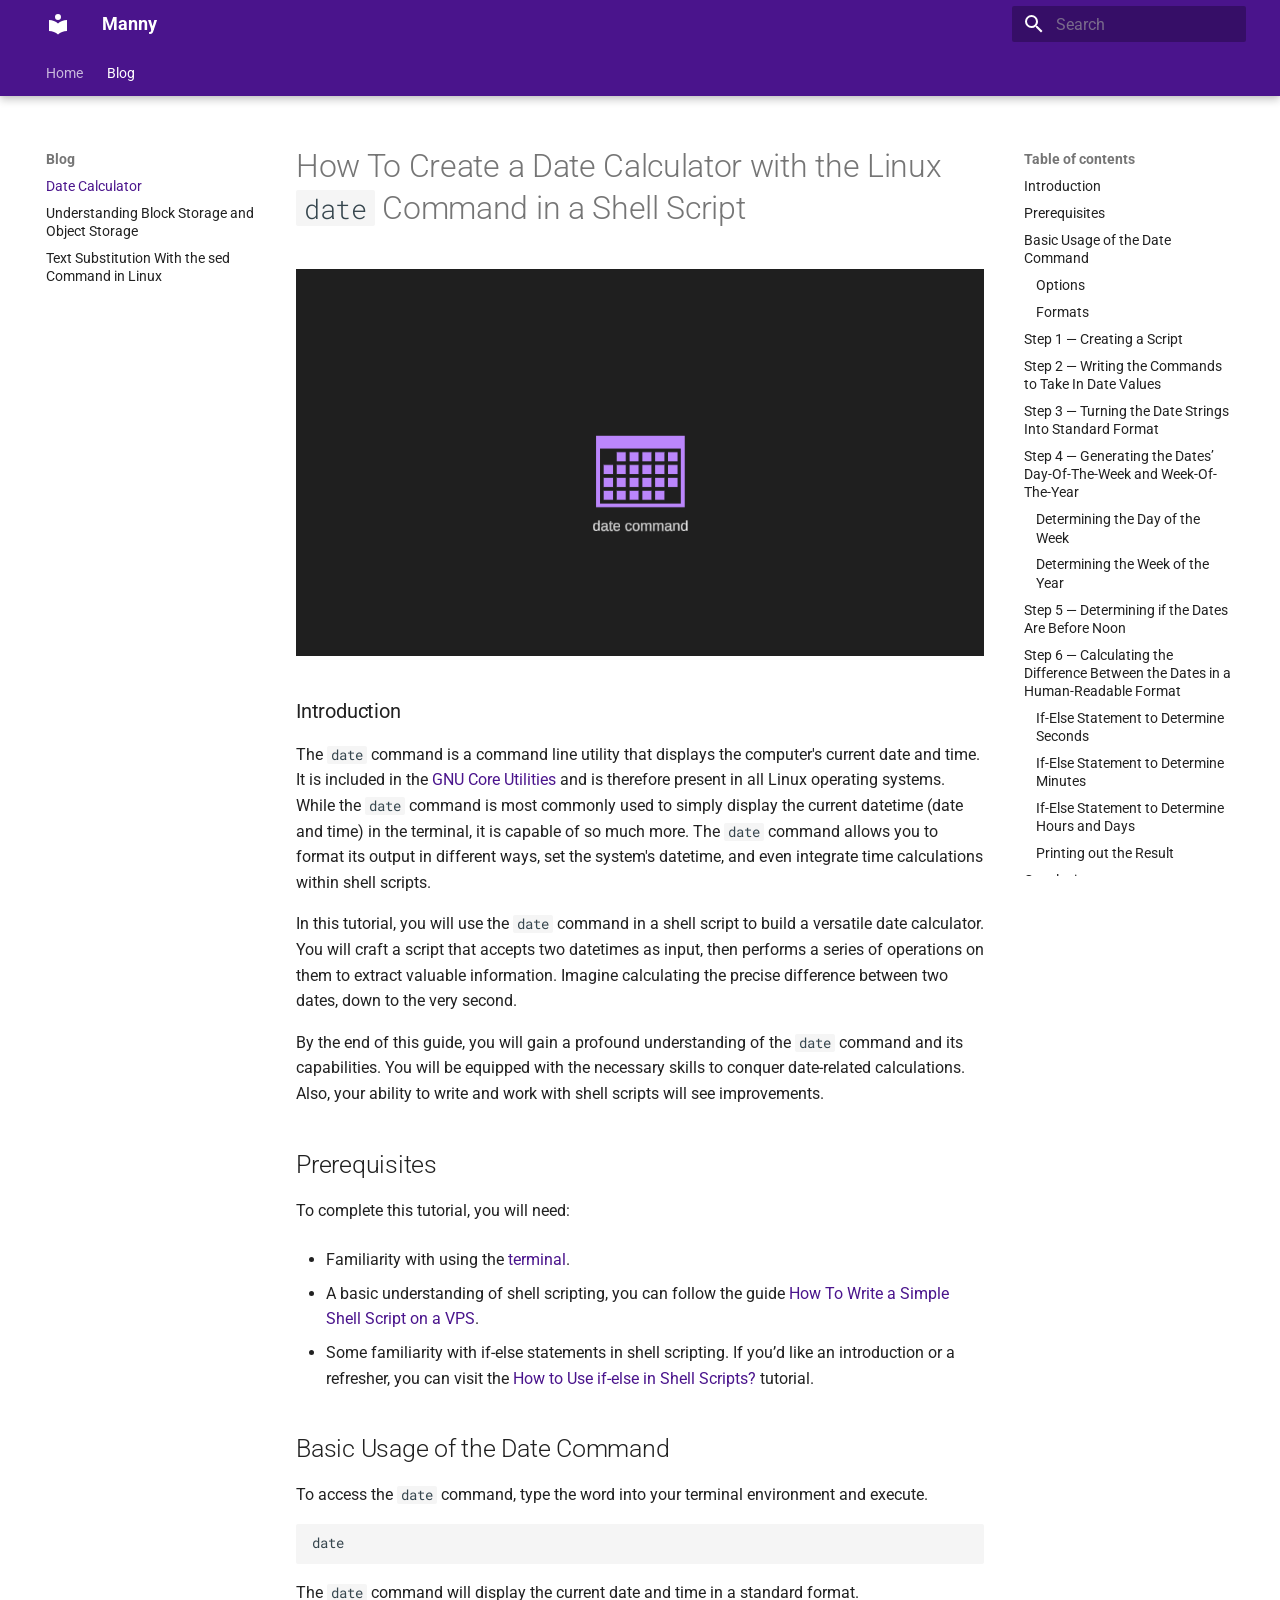
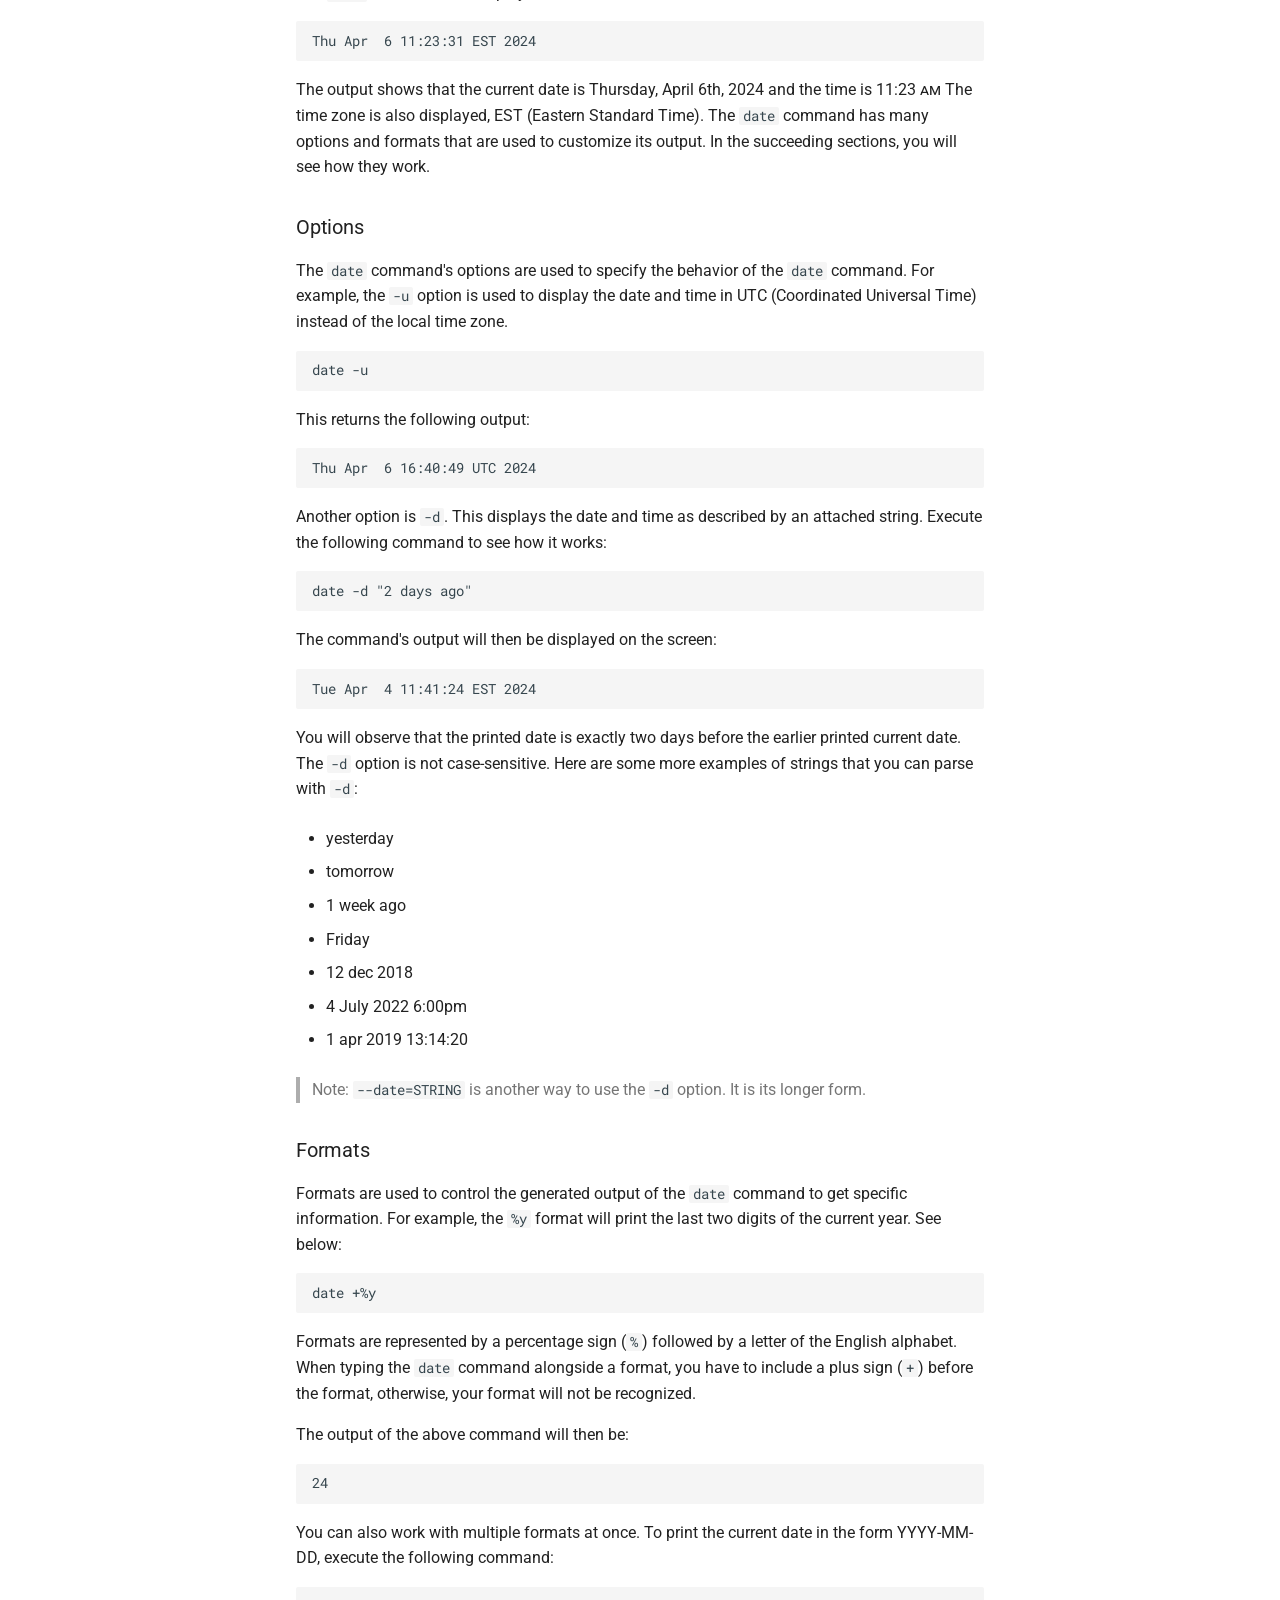
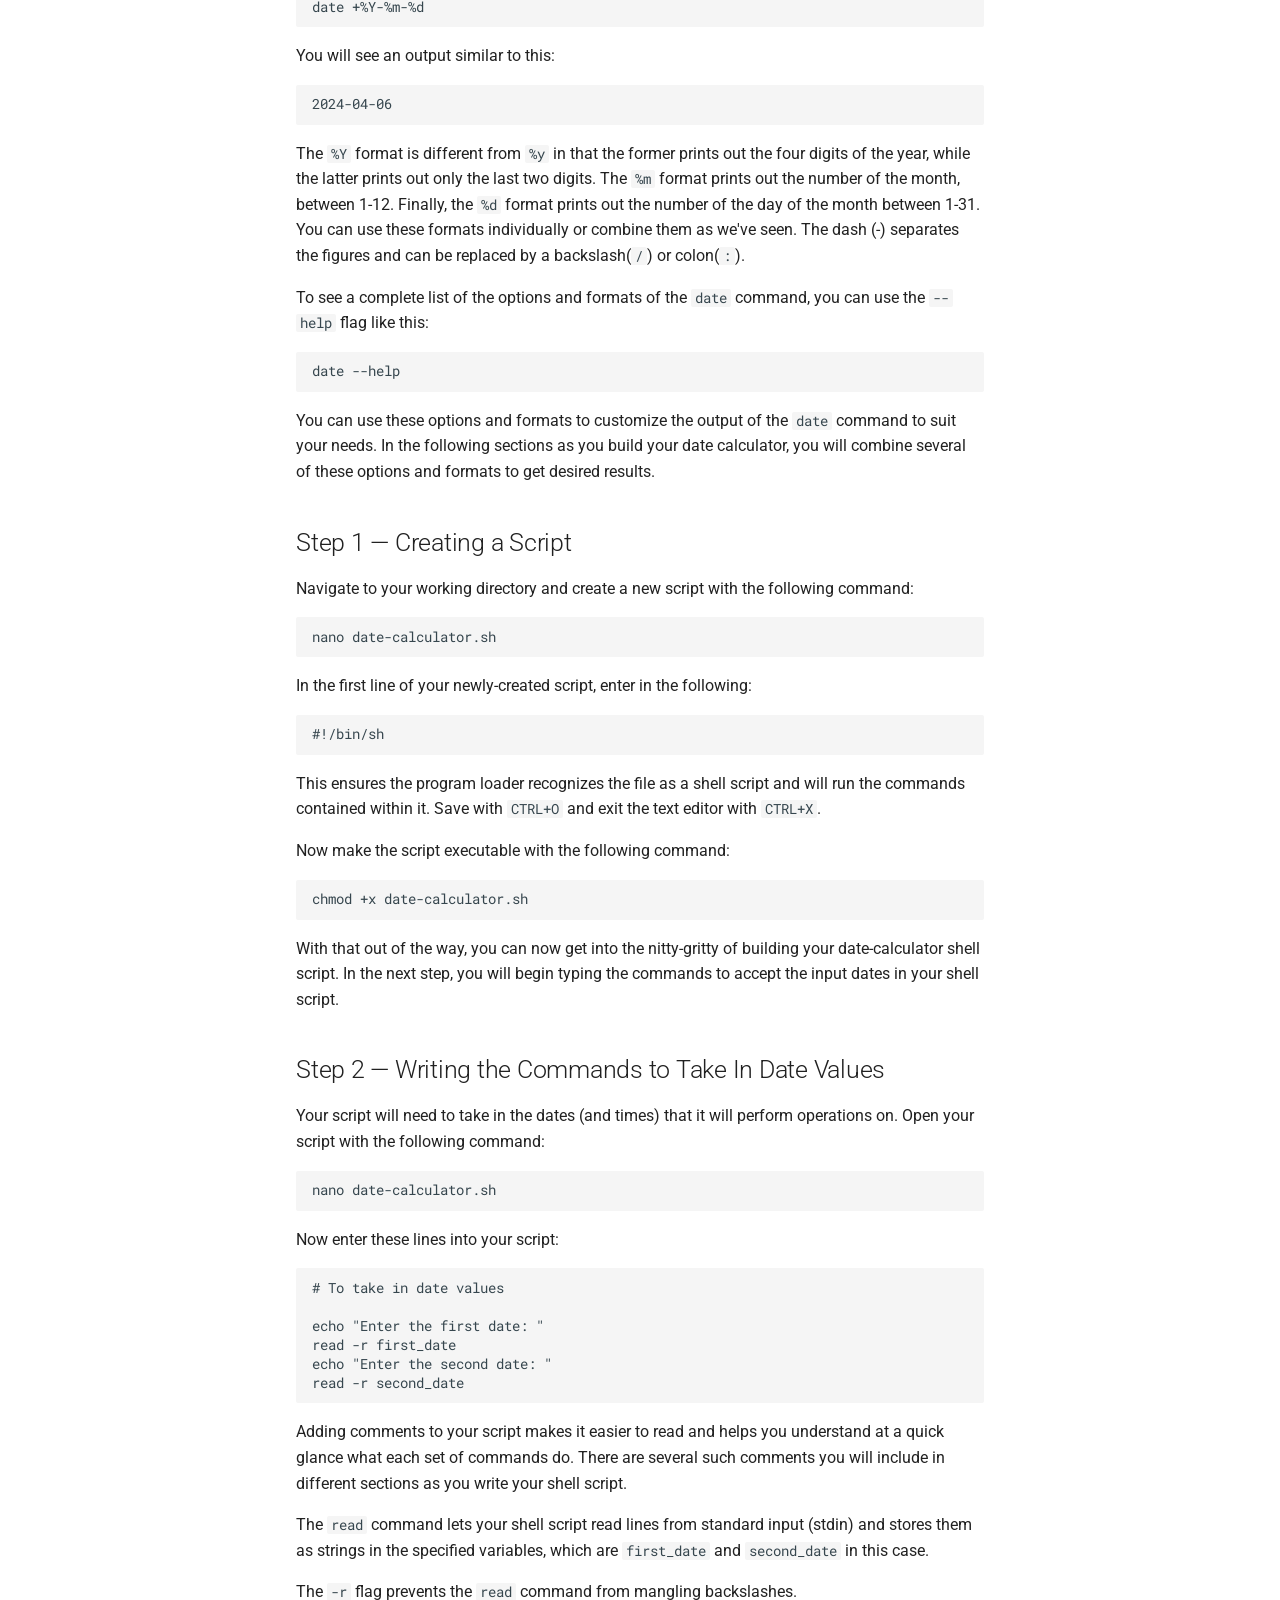
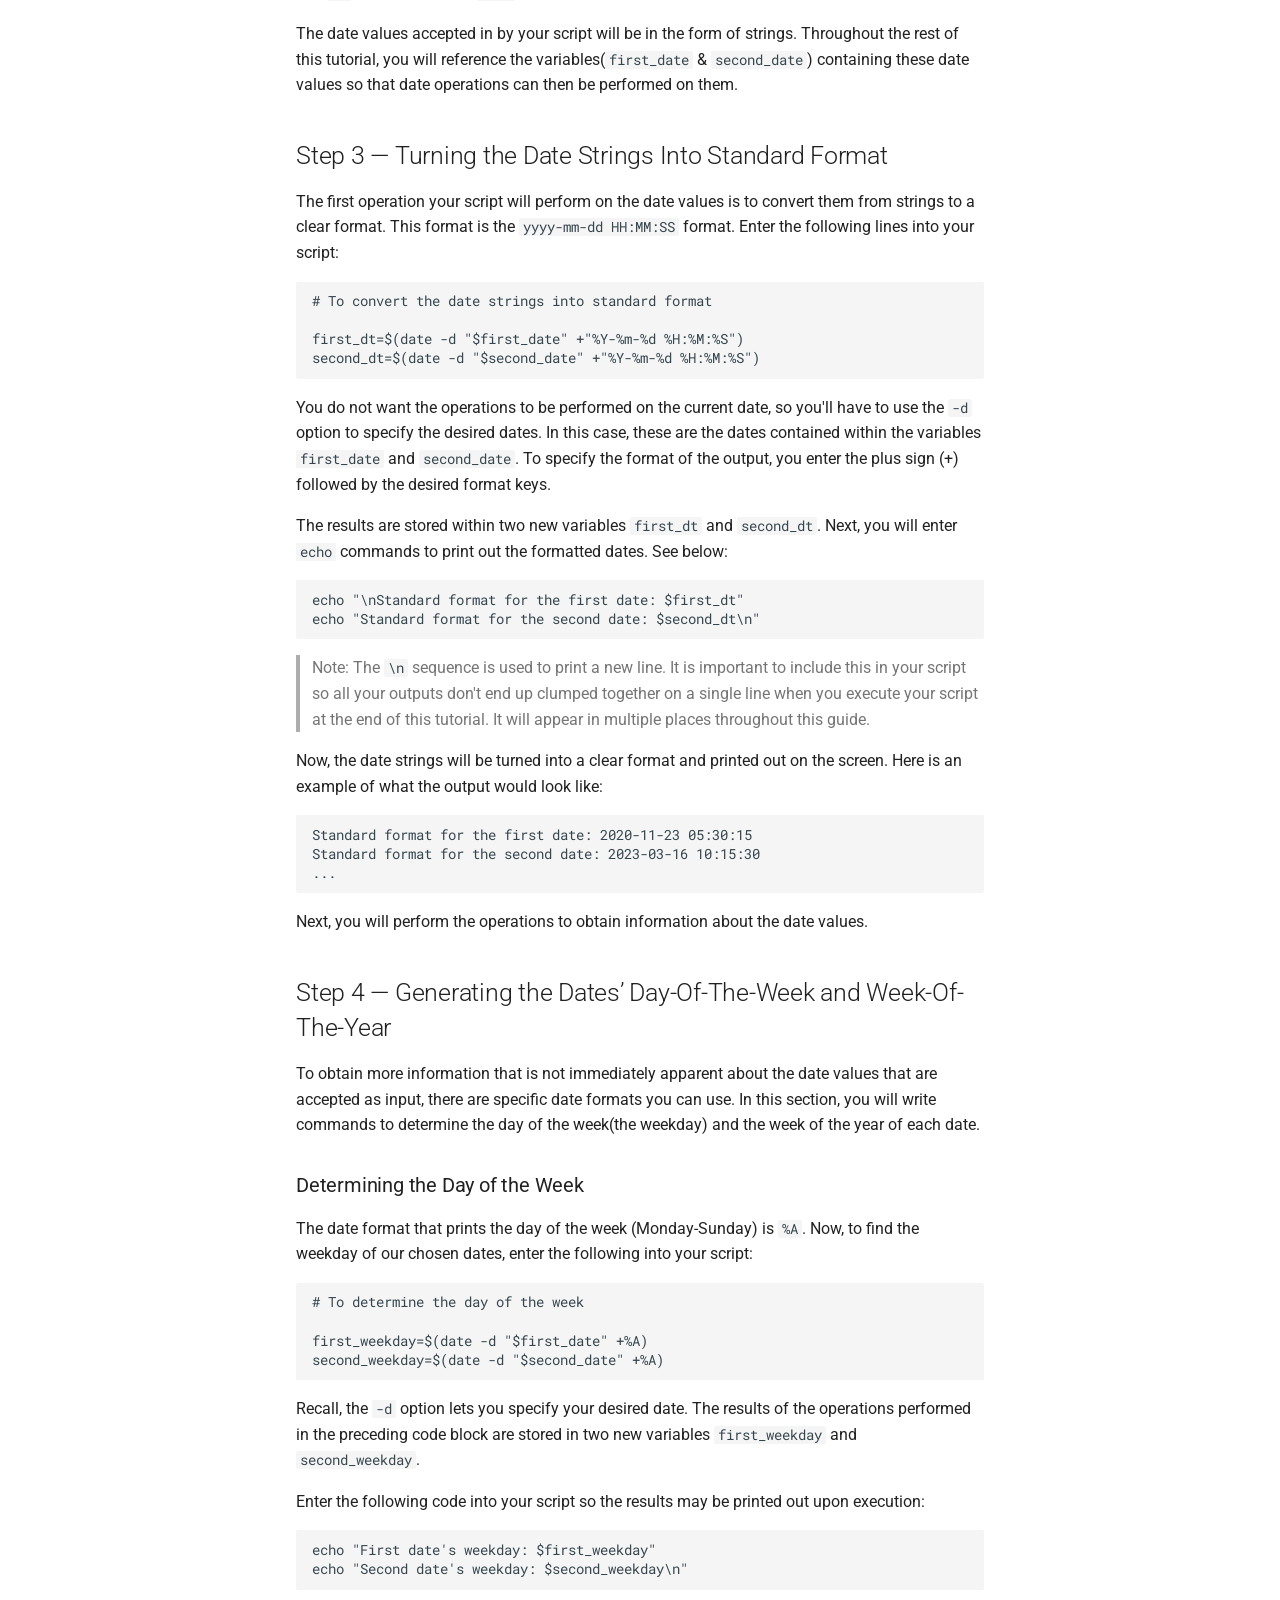
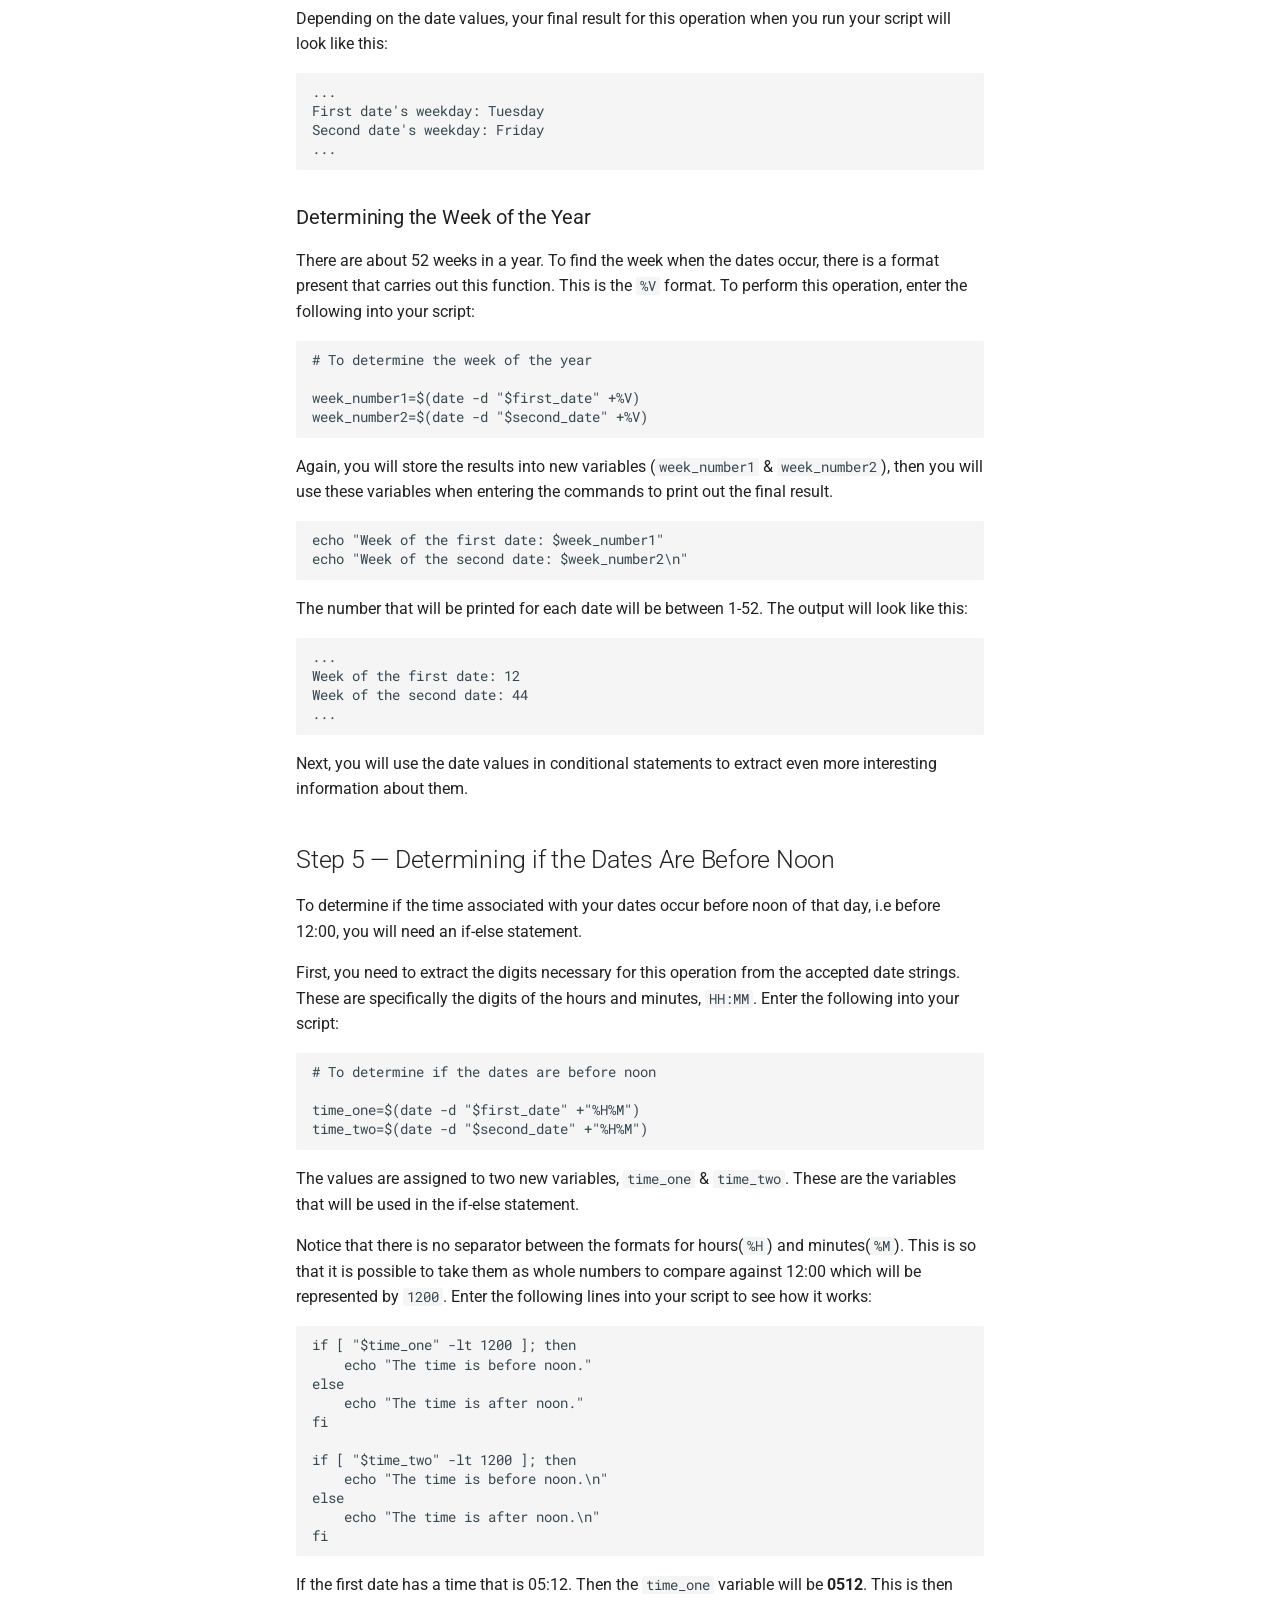
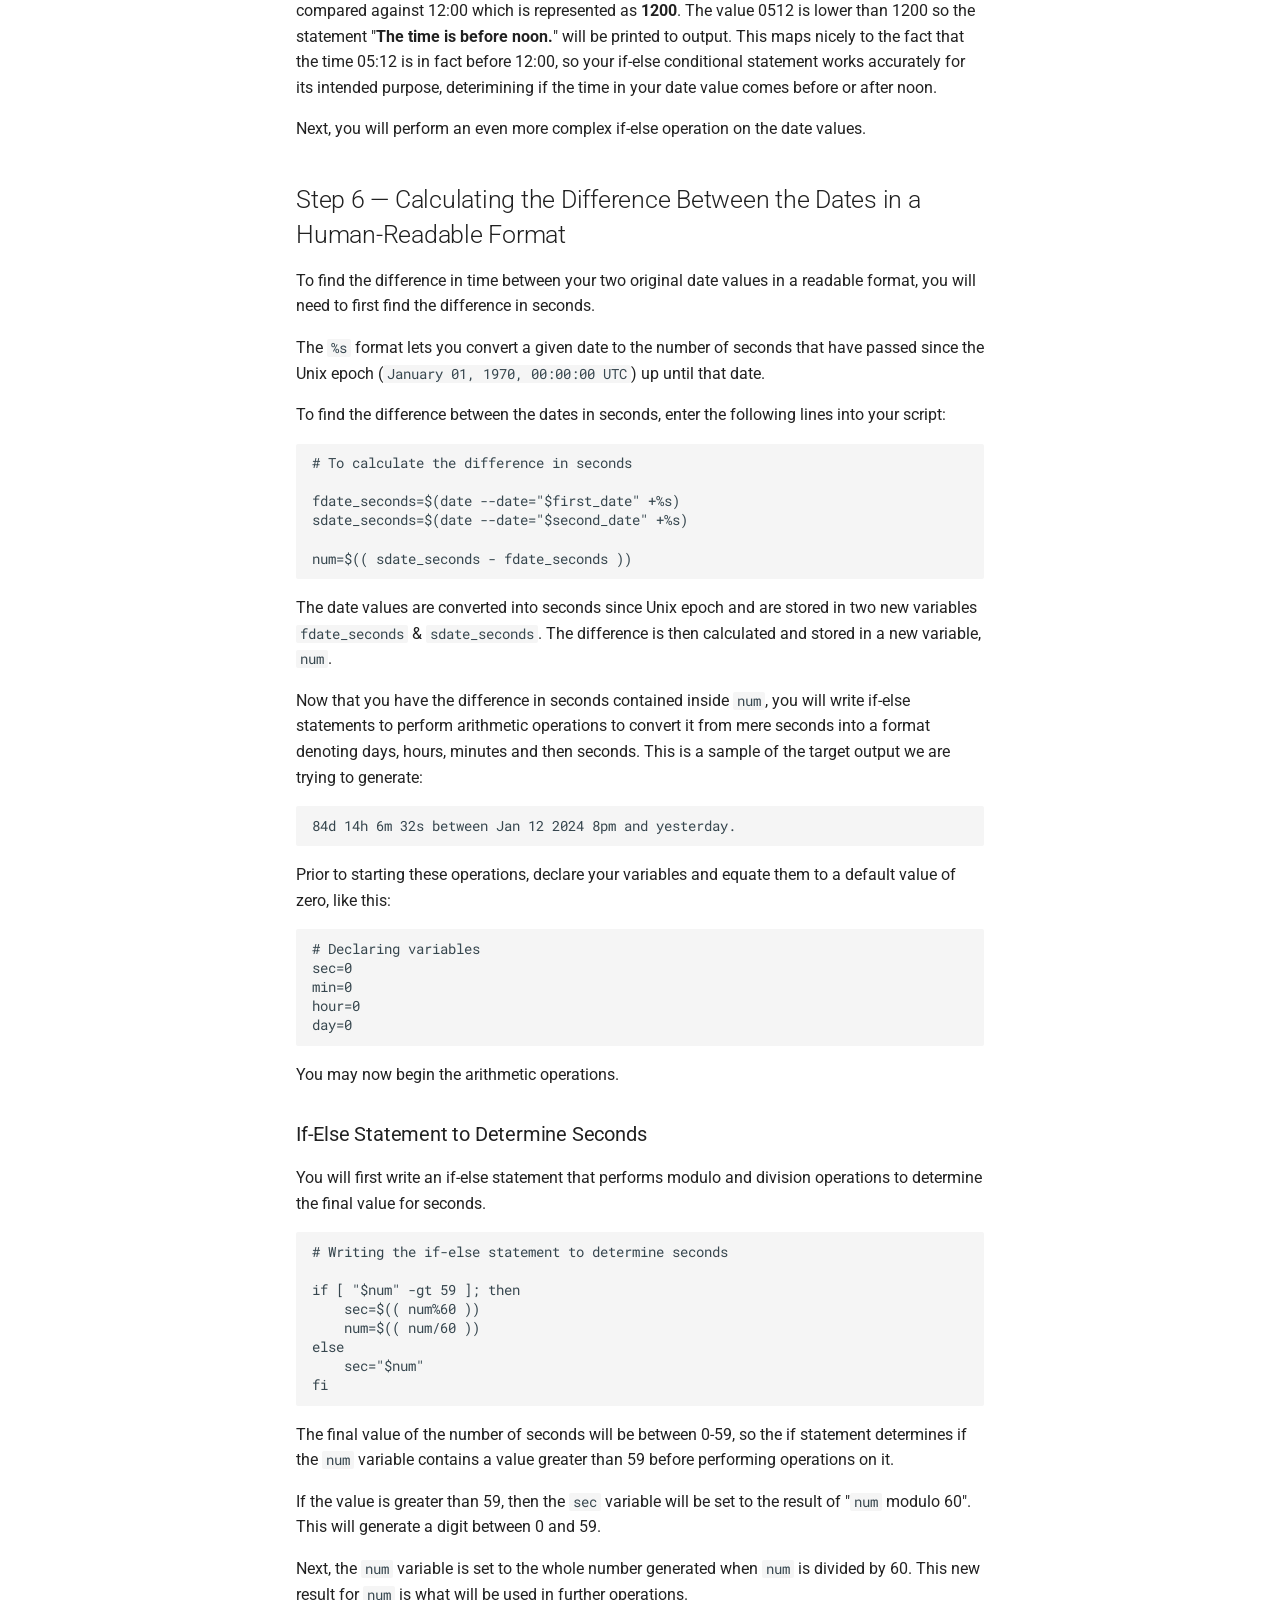
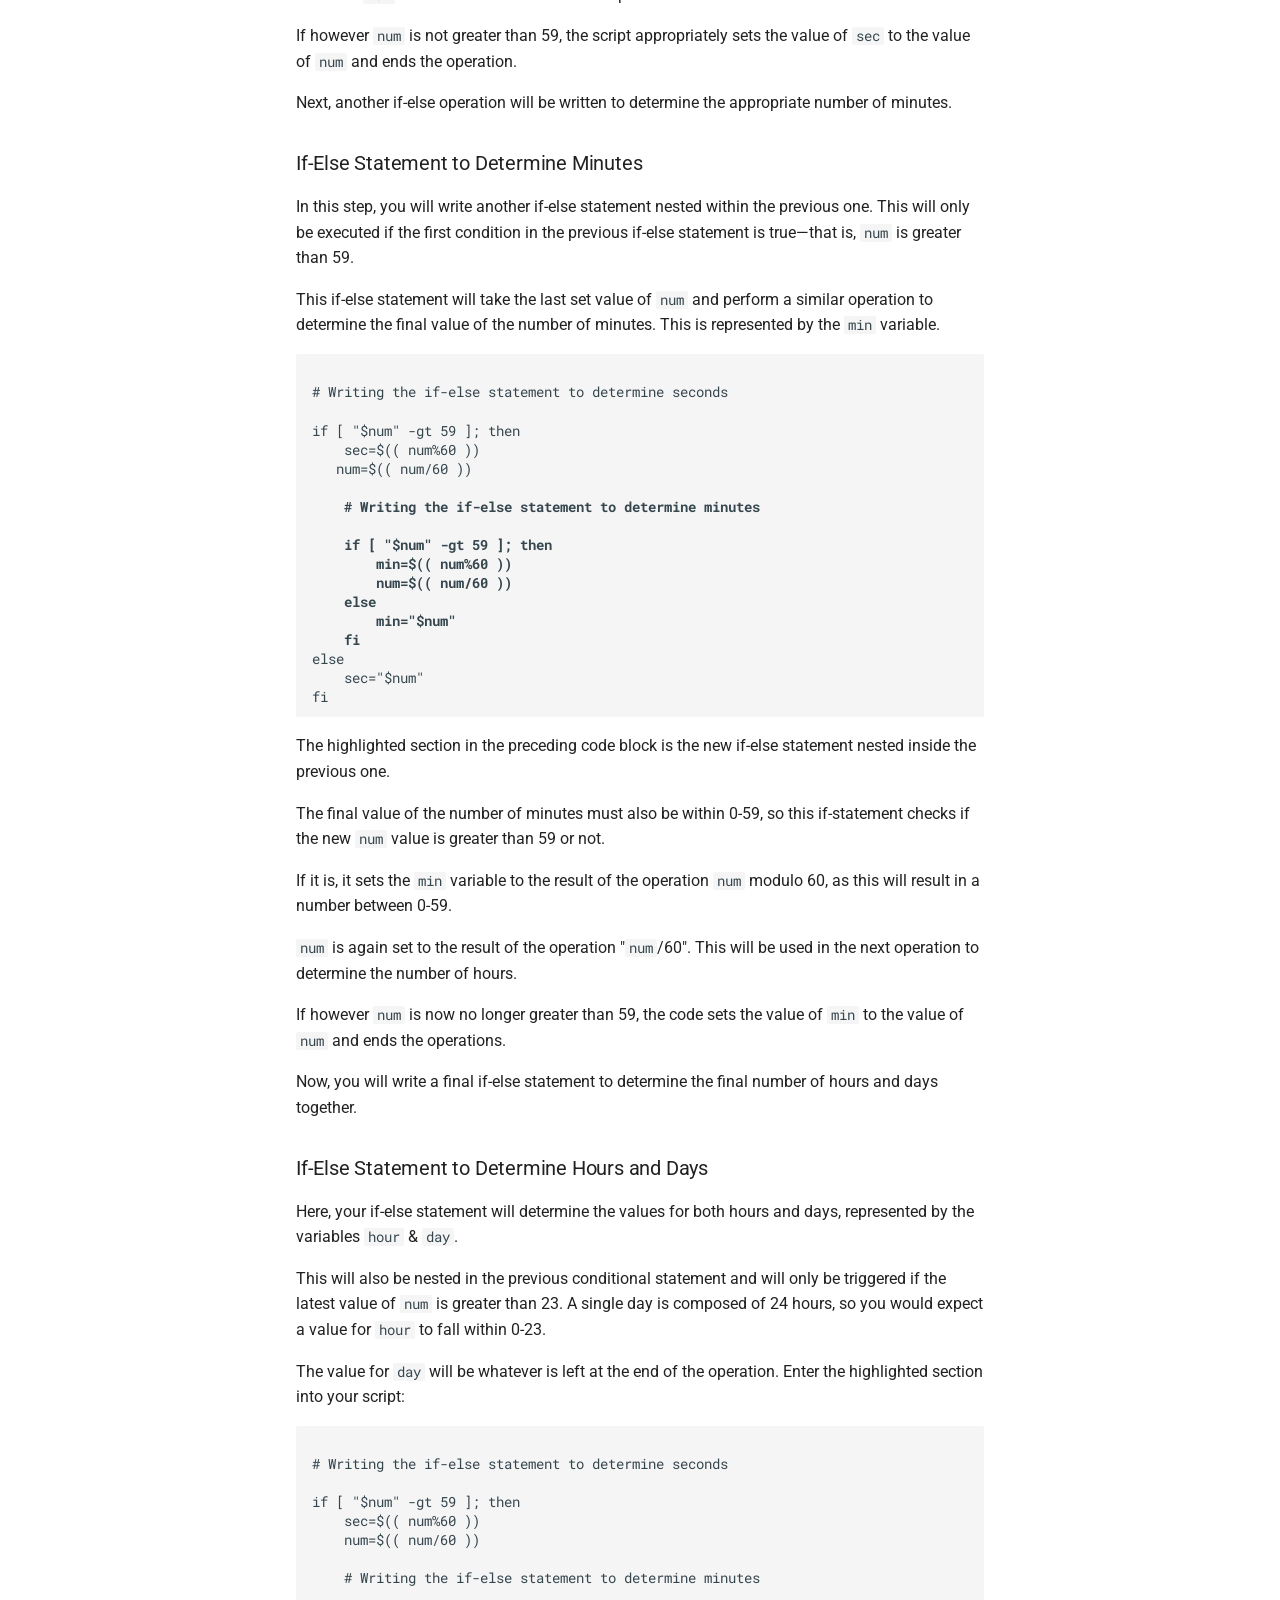
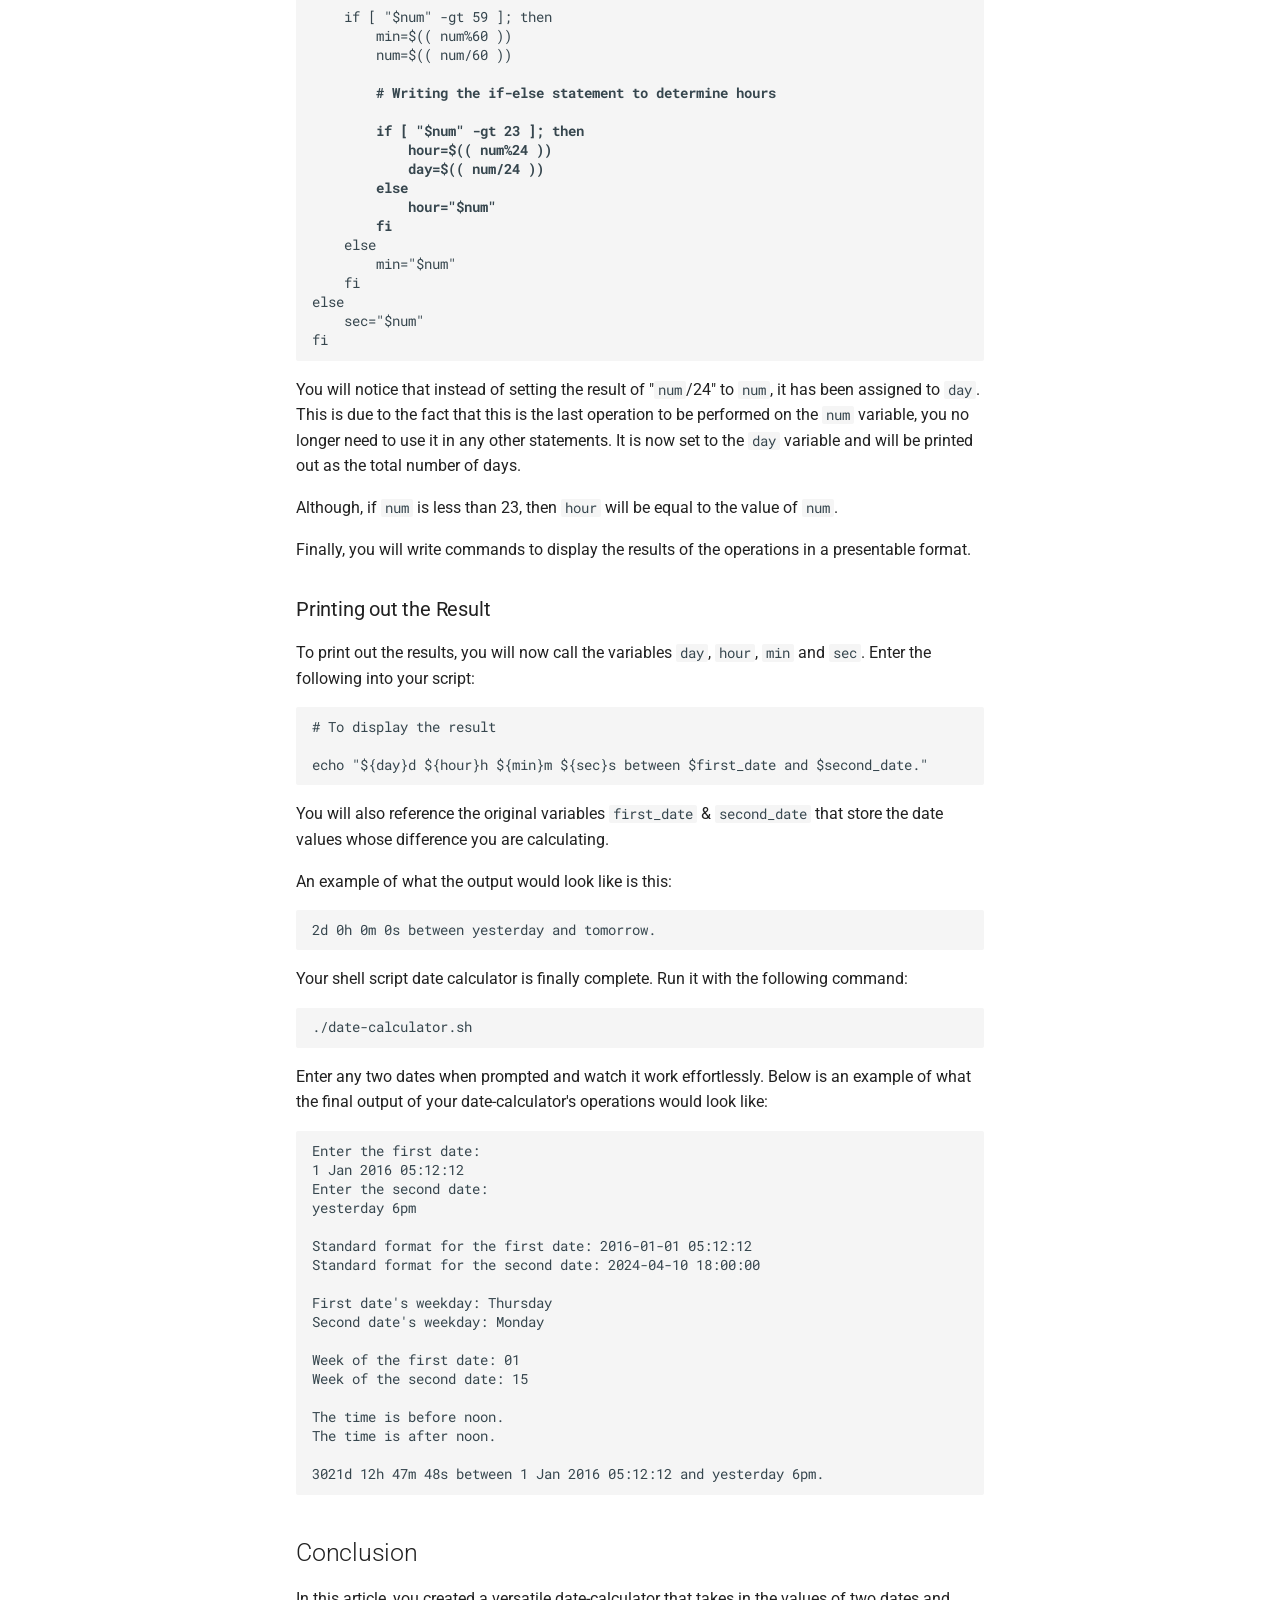
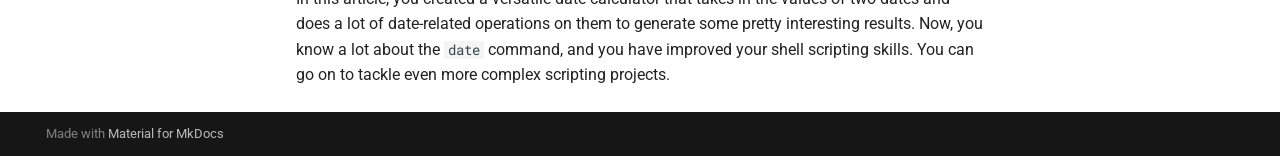
<file: date-calculator/index.html>
<!doctype html>
<html lang="en" class="no-js">
  <head>
    
      <meta charset="utf-8">
      <meta name="viewport" content="width=device-width,initial-scale=1">
      
      
      
      
        <link rel="prev" href="..">
      
      
        <link rel="next" href="../storagefordevto/">
      
      
      <link rel="icon" href="../assets/images/favicon.png">
      <meta name="generator" content="mkdocs-1.5.3, mkdocs-material-9.5.17">
    
    
      
        <title>Date Calculator - Manny</title>
      
    
    
      <link rel="stylesheet" href="../assets/stylesheets/main.bcfcd587.min.css">
      
        
        <link rel="stylesheet" href="../assets/stylesheets/palette.06af60db.min.css">
      
      


    
    
      
    
    
      
        
        
        <link rel="preconnect" href="https://fonts.gstatic.com" crossorigin>
        <link rel="stylesheet" href="https://fonts.googleapis.com/css?family=Roboto:300,300i,400,400i,700,700i%7CRoboto+Mono:400,400i,700,700i&display=fallback">
        <style>:root{--md-text-font:"Roboto";--md-code-font:"Roboto Mono"}</style>
      
    
    
      <link rel="stylesheet" href="../stylesheets/extra.css">
    
    <script>__md_scope=new URL("..",location),__md_hash=e=>[...e].reduce((e,_)=>(e<<5)-e+_.charCodeAt(0),0),__md_get=(e,_=localStorage,t=__md_scope)=>JSON.parse(_.getItem(t.pathname+"."+e)),__md_set=(e,_,t=localStorage,a=__md_scope)=>{try{t.setItem(a.pathname+"."+e,JSON.stringify(_))}catch(e){}}</script>
    
      

    
    
    
  </head>
  
  
    
    
    
    
    
    <body dir="ltr" data-md-color-scheme="default" data-md-color-primary="deep-purple" data-md-color-accent="deep-purple">
  
    
    <input class="md-toggle" data-md-toggle="drawer" type="checkbox" id="__drawer" autocomplete="off">
    <input class="md-toggle" data-md-toggle="search" type="checkbox" id="__search" autocomplete="off">
    <label class="md-overlay" for="__drawer"></label>
    <div data-md-component="skip">
      
        
        <a href="#how-to-create-a-date-calculator-with-the-linux-date-command-in-a-shell-script" class="md-skip">
          Skip to content
        </a>
      
    </div>
    <div data-md-component="announce">
      
    </div>
    
    
      

  

<header class="md-header md-header--shadow md-header--lifted" data-md-component="header">
  <nav class="md-header__inner md-grid" aria-label="Header">
    <a href=".." title="Manny" class="md-header__button md-logo" aria-label="Manny" data-md-component="logo">
      
  
  <svg xmlns="http://www.w3.org/2000/svg" viewBox="0 0 24 24"><path d="M12 8a3 3 0 0 0 3-3 3 3 0 0 0-3-3 3 3 0 0 0-3 3 3 3 0 0 0 3 3m0 3.54C9.64 9.35 6.5 8 3 8v11c3.5 0 6.64 1.35 9 3.54 2.36-2.19 5.5-3.54 9-3.54V8c-3.5 0-6.64 1.35-9 3.54Z"/></svg>

    </a>
    <label class="md-header__button md-icon" for="__drawer">
      
      <svg xmlns="http://www.w3.org/2000/svg" viewBox="0 0 24 24"><path d="M3 6h18v2H3V6m0 5h18v2H3v-2m0 5h18v2H3v-2Z"/></svg>
    </label>
    <div class="md-header__title" data-md-component="header-title">
      <div class="md-header__ellipsis">
        <div class="md-header__topic">
          <span class="md-ellipsis">
            Manny
          </span>
        </div>
        <div class="md-header__topic" data-md-component="header-topic">
          <span class="md-ellipsis">
            
              Date Calculator
            
          </span>
        </div>
      </div>
    </div>
    
      
    
    
    
    
      <label class="md-header__button md-icon" for="__search">
        
        <svg xmlns="http://www.w3.org/2000/svg" viewBox="0 0 24 24"><path d="M9.5 3A6.5 6.5 0 0 1 16 9.5c0 1.61-.59 3.09-1.56 4.23l.27.27h.79l5 5-1.5 1.5-5-5v-.79l-.27-.27A6.516 6.516 0 0 1 9.5 16 6.5 6.5 0 0 1 3 9.5 6.5 6.5 0 0 1 9.5 3m0 2C7 5 5 7 5 9.5S7 14 9.5 14 14 12 14 9.5 12 5 9.5 5Z"/></svg>
      </label>
      <div class="md-search" data-md-component="search" role="dialog">
  <label class="md-search__overlay" for="__search"></label>
  <div class="md-search__inner" role="search">
    <form class="md-search__form" name="search">
      <input type="text" class="md-search__input" name="query" aria-label="Search" placeholder="Search" autocapitalize="off" autocorrect="off" autocomplete="off" spellcheck="false" data-md-component="search-query" required>
      <label class="md-search__icon md-icon" for="__search">
        
        <svg xmlns="http://www.w3.org/2000/svg" viewBox="0 0 24 24"><path d="M9.5 3A6.5 6.5 0 0 1 16 9.5c0 1.61-.59 3.09-1.56 4.23l.27.27h.79l5 5-1.5 1.5-5-5v-.79l-.27-.27A6.516 6.516 0 0 1 9.5 16 6.5 6.5 0 0 1 3 9.5 6.5 6.5 0 0 1 9.5 3m0 2C7 5 5 7 5 9.5S7 14 9.5 14 14 12 14 9.5 12 5 9.5 5Z"/></svg>
        
        <svg xmlns="http://www.w3.org/2000/svg" viewBox="0 0 24 24"><path d="M20 11v2H8l5.5 5.5-1.42 1.42L4.16 12l7.92-7.92L13.5 5.5 8 11h12Z"/></svg>
      </label>
      <nav class="md-search__options" aria-label="Search">
        
        <button type="reset" class="md-search__icon md-icon" title="Clear" aria-label="Clear" tabindex="-1">
          
          <svg xmlns="http://www.w3.org/2000/svg" viewBox="0 0 24 24"><path d="M19 6.41 17.59 5 12 10.59 6.41 5 5 6.41 10.59 12 5 17.59 6.41 19 12 13.41 17.59 19 19 17.59 13.41 12 19 6.41Z"/></svg>
        </button>
      </nav>
      
        <div class="md-search__suggest" data-md-component="search-suggest"></div>
      
    </form>
    <div class="md-search__output">
      <div class="md-search__scrollwrap" data-md-scrollfix>
        <div class="md-search-result" data-md-component="search-result">
          <div class="md-search-result__meta">
            Initializing search
          </div>
          <ol class="md-search-result__list" role="presentation"></ol>
        </div>
      </div>
    </div>
  </div>
</div>
    
    
  </nav>
  
    
      
<nav class="md-tabs" aria-label="Tabs" data-md-component="tabs">
  <div class="md-grid">
    <ul class="md-tabs__list">
      
        
  
  
  
    <li class="md-tabs__item">
      <a href=".." class="md-tabs__link">
        
  
    
  
  Home

      </a>
    </li>
  

      
        
  
  
    
  
  
    
    
      <li class="md-tabs__item md-tabs__item--active">
        <a href="./" class="md-tabs__link">
          
  
    
  
  Blog

        </a>
      </li>
    
  

      
    </ul>
  </div>
</nav>
    
  
</header>
    
    <div class="md-container" data-md-component="container">
      
      
        
      
      <main class="md-main" data-md-component="main">
        <div class="md-main__inner md-grid">
          
            
              
              <div class="md-sidebar md-sidebar--primary" data-md-component="sidebar" data-md-type="navigation" >
                <div class="md-sidebar__scrollwrap">
                  <div class="md-sidebar__inner">
                    


  


<nav class="md-nav md-nav--primary md-nav--lifted" aria-label="Navigation" data-md-level="0">
  <label class="md-nav__title" for="__drawer">
    <a href=".." title="Manny" class="md-nav__button md-logo" aria-label="Manny" data-md-component="logo">
      
  
  <svg xmlns="http://www.w3.org/2000/svg" viewBox="0 0 24 24"><path d="M12 8a3 3 0 0 0 3-3 3 3 0 0 0-3-3 3 3 0 0 0-3 3 3 3 0 0 0 3 3m0 3.54C9.64 9.35 6.5 8 3 8v11c3.5 0 6.64 1.35 9 3.54 2.36-2.19 5.5-3.54 9-3.54V8c-3.5 0-6.64 1.35-9 3.54Z"/></svg>

    </a>
    Manny
  </label>
  
  <ul class="md-nav__list" data-md-scrollfix>
    
      
      
  
  
  
  
    <li class="md-nav__item">
      <a href=".." class="md-nav__link">
        
  
  <span class="md-ellipsis">
    Home
  </span>
  

      </a>
    </li>
  

    
      
      
  
  
    
  
  
  
    
    
      
        
      
        
      
        
      
    
    
      
        
        
      
      
    
    
    <li class="md-nav__item md-nav__item--active md-nav__item--section md-nav__item--nested">
      
        
        
        <input class="md-nav__toggle md-toggle " type="checkbox" id="__nav_2" checked>
        
          
          <label class="md-nav__link" for="__nav_2" id="__nav_2_label" tabindex="">
            
  
  <span class="md-ellipsis">
    Blog
  </span>
  

            <span class="md-nav__icon md-icon"></span>
          </label>
        
        <nav class="md-nav" data-md-level="1" aria-labelledby="__nav_2_label" aria-expanded="true">
          <label class="md-nav__title" for="__nav_2">
            <span class="md-nav__icon md-icon"></span>
            Blog
          </label>
          <ul class="md-nav__list" data-md-scrollfix>
            
              
                
  
  
    
  
  
  
    <li class="md-nav__item md-nav__item--active">
      
      <input class="md-nav__toggle md-toggle" type="checkbox" id="__toc">
      
      
        
      
      
        <label class="md-nav__link md-nav__link--active" for="__toc">
          
  
  <span class="md-ellipsis">
    Date Calculator
  </span>
  

          <span class="md-nav__icon md-icon"></span>
        </label>
      
      <a href="./" class="md-nav__link md-nav__link--active">
        
  
  <span class="md-ellipsis">
    Date Calculator
  </span>
  

      </a>
      
        

<nav class="md-nav md-nav--secondary" aria-label="Table of contents">
  
  
  
    
  
  
    <label class="md-nav__title" for="__toc">
      <span class="md-nav__icon md-icon"></span>
      Table of contents
    </label>
    <ul class="md-nav__list" data-md-component="toc" data-md-scrollfix>
      
        <li class="md-nav__item">
  <a href="#introduction" class="md-nav__link">
    <span class="md-ellipsis">
      Introduction
    </span>
  </a>
  
</li>
      
        <li class="md-nav__item">
  <a href="#prerequisites" class="md-nav__link">
    <span class="md-ellipsis">
      Prerequisites
    </span>
  </a>
  
</li>
      
        <li class="md-nav__item">
  <a href="#basic-usage-of-the-date-command" class="md-nav__link">
    <span class="md-ellipsis">
      Basic Usage of the Date Command
    </span>
  </a>
  
    <nav class="md-nav" aria-label="Basic Usage of the Date Command">
      <ul class="md-nav__list">
        
          <li class="md-nav__item">
  <a href="#options" class="md-nav__link">
    <span class="md-ellipsis">
      Options
    </span>
  </a>
  
</li>
        
          <li class="md-nav__item">
  <a href="#formats" class="md-nav__link">
    <span class="md-ellipsis">
      Formats
    </span>
  </a>
  
</li>
        
      </ul>
    </nav>
  
</li>
      
        <li class="md-nav__item">
  <a href="#step-1-creating-a-script" class="md-nav__link">
    <span class="md-ellipsis">
      Step 1 — Creating a Script
    </span>
  </a>
  
</li>
      
        <li class="md-nav__item">
  <a href="#step-2-writing-the-commands-to-take-in-date-values" class="md-nav__link">
    <span class="md-ellipsis">
      Step 2 — Writing the Commands to Take In Date Values
    </span>
  </a>
  
</li>
      
        <li class="md-nav__item">
  <a href="#step-3-turning-the-date-strings-into-standard-format" class="md-nav__link">
    <span class="md-ellipsis">
      Step 3 — Turning the Date Strings Into Standard Format
    </span>
  </a>
  
</li>
      
        <li class="md-nav__item">
  <a href="#step-4-generating-the-dates-day-of-the-week-and-week-of-the-year" class="md-nav__link">
    <span class="md-ellipsis">
      Step 4 — Generating the Dates’ Day-Of-The-Week and Week-Of-The-Year
    </span>
  </a>
  
    <nav class="md-nav" aria-label="Step 4 — Generating the Dates’ Day-Of-The-Week and Week-Of-The-Year">
      <ul class="md-nav__list">
        
          <li class="md-nav__item">
  <a href="#determining-the-day-of-the-week" class="md-nav__link">
    <span class="md-ellipsis">
      Determining the Day of the Week
    </span>
  </a>
  
</li>
        
          <li class="md-nav__item">
  <a href="#determining-the-week-of-the-year" class="md-nav__link">
    <span class="md-ellipsis">
      Determining the Week of the Year
    </span>
  </a>
  
</li>
        
      </ul>
    </nav>
  
</li>
      
        <li class="md-nav__item">
  <a href="#step-5-determining-if-the-dates-are-before-noon" class="md-nav__link">
    <span class="md-ellipsis">
      Step 5 — Determining if the Dates Are Before Noon
    </span>
  </a>
  
</li>
      
        <li class="md-nav__item">
  <a href="#step-6-calculating-the-difference-between-the-dates-in-a-human-readable-format" class="md-nav__link">
    <span class="md-ellipsis">
      Step 6 — Calculating the Difference Between the Dates in a Human-Readable Format
    </span>
  </a>
  
    <nav class="md-nav" aria-label="Step 6 — Calculating the Difference Between the Dates in a Human-Readable Format">
      <ul class="md-nav__list">
        
          <li class="md-nav__item">
  <a href="#if-else-statement-to-determine-seconds" class="md-nav__link">
    <span class="md-ellipsis">
      If-Else Statement to Determine Seconds
    </span>
  </a>
  
</li>
        
          <li class="md-nav__item">
  <a href="#if-else-statement-to-determine-minutes" class="md-nav__link">
    <span class="md-ellipsis">
      If-Else Statement to Determine Minutes
    </span>
  </a>
  
</li>
        
          <li class="md-nav__item">
  <a href="#if-else-statement-to-determine-hours-and-days" class="md-nav__link">
    <span class="md-ellipsis">
      If-Else Statement to Determine Hours and Days
    </span>
  </a>
  
</li>
        
          <li class="md-nav__item">
  <a href="#printing-out-the-result" class="md-nav__link">
    <span class="md-ellipsis">
      Printing out the Result
    </span>
  </a>
  
</li>
        
      </ul>
    </nav>
  
</li>
      
        <li class="md-nav__item">
  <a href="#conclusion" class="md-nav__link">
    <span class="md-ellipsis">
      Conclusion
    </span>
  </a>
  
</li>
      
    </ul>
  
</nav>
      
    </li>
  

              
            
              
                
  
  
  
  
    <li class="md-nav__item">
      <a href="../storagefordevto/" class="md-nav__link">
        
  
  <span class="md-ellipsis">
    Understanding Block Storage and Object Storage
  </span>
  

      </a>
    </li>
  

              
            
              
                
  
  
  
  
    <li class="md-nav__item">
      <a href="../sedfordevto/" class="md-nav__link">
        
  
  <span class="md-ellipsis">
    Text Substitution With the sed Command in Linux
  </span>
  

      </a>
    </li>
  

              
            
          </ul>
        </nav>
      
    </li>
  

    
  </ul>
</nav>
                  </div>
                </div>
              </div>
            
            
              
              <div class="md-sidebar md-sidebar--secondary" data-md-component="sidebar" data-md-type="toc" >
                <div class="md-sidebar__scrollwrap">
                  <div class="md-sidebar__inner">
                    

<nav class="md-nav md-nav--secondary" aria-label="Table of contents">
  
  
  
    
  
  
    <label class="md-nav__title" for="__toc">
      <span class="md-nav__icon md-icon"></span>
      Table of contents
    </label>
    <ul class="md-nav__list" data-md-component="toc" data-md-scrollfix>
      
        <li class="md-nav__item">
  <a href="#introduction" class="md-nav__link">
    <span class="md-ellipsis">
      Introduction
    </span>
  </a>
  
</li>
      
        <li class="md-nav__item">
  <a href="#prerequisites" class="md-nav__link">
    <span class="md-ellipsis">
      Prerequisites
    </span>
  </a>
  
</li>
      
        <li class="md-nav__item">
  <a href="#basic-usage-of-the-date-command" class="md-nav__link">
    <span class="md-ellipsis">
      Basic Usage of the Date Command
    </span>
  </a>
  
    <nav class="md-nav" aria-label="Basic Usage of the Date Command">
      <ul class="md-nav__list">
        
          <li class="md-nav__item">
  <a href="#options" class="md-nav__link">
    <span class="md-ellipsis">
      Options
    </span>
  </a>
  
</li>
        
          <li class="md-nav__item">
  <a href="#formats" class="md-nav__link">
    <span class="md-ellipsis">
      Formats
    </span>
  </a>
  
</li>
        
      </ul>
    </nav>
  
</li>
      
        <li class="md-nav__item">
  <a href="#step-1-creating-a-script" class="md-nav__link">
    <span class="md-ellipsis">
      Step 1 — Creating a Script
    </span>
  </a>
  
</li>
      
        <li class="md-nav__item">
  <a href="#step-2-writing-the-commands-to-take-in-date-values" class="md-nav__link">
    <span class="md-ellipsis">
      Step 2 — Writing the Commands to Take In Date Values
    </span>
  </a>
  
</li>
      
        <li class="md-nav__item">
  <a href="#step-3-turning-the-date-strings-into-standard-format" class="md-nav__link">
    <span class="md-ellipsis">
      Step 3 — Turning the Date Strings Into Standard Format
    </span>
  </a>
  
</li>
      
        <li class="md-nav__item">
  <a href="#step-4-generating-the-dates-day-of-the-week-and-week-of-the-year" class="md-nav__link">
    <span class="md-ellipsis">
      Step 4 — Generating the Dates’ Day-Of-The-Week and Week-Of-The-Year
    </span>
  </a>
  
    <nav class="md-nav" aria-label="Step 4 — Generating the Dates’ Day-Of-The-Week and Week-Of-The-Year">
      <ul class="md-nav__list">
        
          <li class="md-nav__item">
  <a href="#determining-the-day-of-the-week" class="md-nav__link">
    <span class="md-ellipsis">
      Determining the Day of the Week
    </span>
  </a>
  
</li>
        
          <li class="md-nav__item">
  <a href="#determining-the-week-of-the-year" class="md-nav__link">
    <span class="md-ellipsis">
      Determining the Week of the Year
    </span>
  </a>
  
</li>
        
      </ul>
    </nav>
  
</li>
      
        <li class="md-nav__item">
  <a href="#step-5-determining-if-the-dates-are-before-noon" class="md-nav__link">
    <span class="md-ellipsis">
      Step 5 — Determining if the Dates Are Before Noon
    </span>
  </a>
  
</li>
      
        <li class="md-nav__item">
  <a href="#step-6-calculating-the-difference-between-the-dates-in-a-human-readable-format" class="md-nav__link">
    <span class="md-ellipsis">
      Step 6 — Calculating the Difference Between the Dates in a Human-Readable Format
    </span>
  </a>
  
    <nav class="md-nav" aria-label="Step 6 — Calculating the Difference Between the Dates in a Human-Readable Format">
      <ul class="md-nav__list">
        
          <li class="md-nav__item">
  <a href="#if-else-statement-to-determine-seconds" class="md-nav__link">
    <span class="md-ellipsis">
      If-Else Statement to Determine Seconds
    </span>
  </a>
  
</li>
        
          <li class="md-nav__item">
  <a href="#if-else-statement-to-determine-minutes" class="md-nav__link">
    <span class="md-ellipsis">
      If-Else Statement to Determine Minutes
    </span>
  </a>
  
</li>
        
          <li class="md-nav__item">
  <a href="#if-else-statement-to-determine-hours-and-days" class="md-nav__link">
    <span class="md-ellipsis">
      If-Else Statement to Determine Hours and Days
    </span>
  </a>
  
</li>
        
          <li class="md-nav__item">
  <a href="#printing-out-the-result" class="md-nav__link">
    <span class="md-ellipsis">
      Printing out the Result
    </span>
  </a>
  
</li>
        
      </ul>
    </nav>
  
</li>
      
        <li class="md-nav__item">
  <a href="#conclusion" class="md-nav__link">
    <span class="md-ellipsis">
      Conclusion
    </span>
  </a>
  
</li>
      
    </ul>
  
</nav>
                  </div>
                </div>
              </div>
            
          
          
            <div class="md-content" data-md-component="content">
              <article class="md-content__inner md-typeset">
                
                  


<h1 id="how-to-create-a-date-calculator-with-the-linux-date-command-in-a-shell-script">How To Create a Date Calculator with the Linux <code>date</code> Command in a Shell Script</h1>
<p><img alt="date image" src="../img/Date-Image.png" /></p>
<h3 id="introduction">Introduction</h3>
<p>The <code>date</code> command is a command line utility that displays the computer's current date and time. It is included in the <a href="https://www.gnu.org/software/coreutils/">GNU Core Utilities</a> and is therefore present in all Linux operating systems. While the <code>date</code> command is most commonly used to simply display the current datetime (date and time) in the terminal, it is capable of so much more. The <code>date</code> command allows you to format its output in different ways, set the system's datetime, and even integrate time calculations within shell scripts.</p>
<p>In this tutorial, you will use the <code>date</code> command in a shell script to build a versatile date calculator. You will craft a script that accepts two datetimes as input, then performs a series of operations on them to extract valuable information. Imagine calculating the precise difference between two dates, down to the very second.</p>
<p>By the end of this guide, you will gain a profound understanding of the <code>date</code> command and its capabilities. You will be equipped with the necessary skills to conquer date-related calculations. Also, your ability to write and work with shell scripts will see improvements.</p>
<h2 id="prerequisites">Prerequisites</h2>
<p>To complete this tutorial, you will need:</p>
<ul>
<li>
<p>Familiarity with using the  <a href="https://www.digitalocean.com/community/tutorials/an-introduction-to-the-linux-terminal">terminal</a>.</p>
</li>
<li>
<p>A basic understanding of shell scripting, you can follow the guide <a href="https://www.digitalocean.com/community/tutorials/how-to-write-a-simple-shell-script-on-a-vps">How To Write a Simple Shell Script on a VPS</a>.</p>
</li>
<li>Some familiarity with if-else statements in shell scripting. If you’d like an introduction or a refresher, you can visit the <a href="https://www.digitalocean.com/community/tutorials/if-else-in-shell-scripts">How to Use if-else in Shell Scripts?</a> tutorial.</li>
</ul>
<h2 id="basic-usage-of-the-date-command">Basic Usage of the Date Command</h2>
<p>To access the <code>date</code> command, type the word into your terminal environment and execute.</p>
<pre><code class="language-bash">date
</code></pre>
<p>The <code>date</code> command will display the current date and time in a standard format.</p>
<pre><code>Thu Apr  6 11:23:31 EST 2024
</code></pre>
<p>The output shows that the current date is Thursday, April 6th, 2024 and the time is 11:23 <span style="font-variant:small-caps;">am</span> The time zone is also displayed, EST (Eastern Standard Time).
The <code>date</code> command has many options and formats that are used to customize its output. In the succeeding sections, you will see how they work.</p>
<h3 id="options">Options</h3>
<p>The <code>date</code> command's options are used to specify the behavior of the <code>date</code> command. For example, the <code>-u</code> option is used to display the date and time in UTC (Coordinated Universal Time) instead of the local time zone.</p>
<pre><code class="language-bash">date -u
</code></pre>
<p>This returns the following output:</p>
<pre><code>Thu Apr  6 16:40:49 UTC 2024
</code></pre>
<p>Another option is <code>-d</code>. This displays the date and time as described by an attached string. Execute the following command to see how it works:</p>
<pre><code class="language-bash">date -d &quot;2 days ago&quot;
</code></pre>
<p>The command's output will then be displayed on the screen:</p>
<pre><code>Tue Apr  4 11:41:24 EST 2024
</code></pre>
<p>You will observe that the printed date is exactly two days before the earlier printed current date. The <code>-d</code> option is not case-sensitive. Here are some more examples of strings that you can parse with <code>-d</code>:</p>
<ul>
<li>
<p>yesterday</p>
</li>
<li>
<p>tomorrow</p>
</li>
<li>
<p>1 week ago</p>
</li>
<li>
<p>Friday</p>
</li>
<li>
<p>12 dec 2018</p>
</li>
<li>
<p>4 July 2022 6:00pm</p>
</li>
<li>
<p>1 apr 2019 13:14:20</p>
</li>
</ul>
<blockquote>
<p>Note: <code>--date=STRING</code> is another way to use the <code>-d</code> option. It is its longer form.</p>
</blockquote>
<h3 id="formats">Formats</h3>
<p>Formats are used to control the generated output of the <code>date</code> command to get specific information. For example, the <code>%y</code> format will print the last two digits of the current year. See below:</p>
<pre><code class="language-bash">date +%y
</code></pre>
<p>Formats are represented by a percentage sign (<code>%</code>) followed by a letter of the English alphabet. When typing the <code>date</code> command alongside a format, you have to include a plus sign (<code>+</code>) before the format, otherwise, your format will not be recognized.</p>
<p>The output of the above command will then be:</p>
<pre><code>24
</code></pre>
<p>You can also work with multiple formats at once. To print the current date in the form YYYY-MM-DD, execute the following command:</p>
<pre><code class="language-bash">date +%Y-%m-%d
</code></pre>
<p>You will see an output similar to this:</p>
<pre><code>2024-04-06
</code></pre>
<p>The <code>%Y</code> format is different from <code>%y</code> in that the former prints out the four digits of the year, while the latter prints out only the last two digits. The <code>%m</code> format prints out the number of the month, between 1-12. Finally, the <code>%d</code> format prints out the number of the day of the month between 1-31. You can use these formats individually or combine them as we've seen. The dash (-) separates the figures and can be replaced by a backslash(<code>/</code>) or colon(<code>:</code>).</p>
<p>To see a complete list of the options and formats of the <code>date</code> command, you can use the <code>--help</code> flag like this:</p>
<pre><code class="language-bash">date --help
</code></pre>
<p>You can use these options and formats to customize the output of the <code>date</code> command to suit your needs.
In the following sections as you build your date calculator, you will combine several of these options and formats to get desired results.</p>
<h2 id="step-1-creating-a-script">Step 1 — Creating a Script</h2>
<p>Navigate to your working directory and create a new script with the following command:</p>
<pre><code class="language-bash">nano date-calculator.sh
</code></pre>
<p>In the first line of your newly-created script, enter in the following:</p>
<pre><code>#!/bin/sh
</code></pre>
<p>This ensures the program loader recognizes the file as a shell script and will run the commands contained within it.
Save with <code>CTRL+O</code> and exit the text editor with <code>CTRL+X</code>.</p>
<p>Now make the script executable with the following command:</p>
<pre><code class="language-bash">chmod +x date-calculator.sh
</code></pre>
<p>With that out of the way, you can now get into the nitty-gritty of building your date-calculator shell script. In the next step, you will begin typing the commands to accept the input dates in your shell script.</p>
<h2 id="step-2-writing-the-commands-to-take-in-date-values">Step 2 — Writing the Commands to Take In Date Values</h2>
<p>Your script will need to take in the dates (and times) that it will perform operations on. Open your script with the following command:</p>
<pre><code class="language-bash">nano date-calculator.sh
</code></pre>
<p>Now enter these lines into your script:</p>
<pre><code class="language-bash"># To take in date values

echo &quot;Enter the first date: &quot;
read -r first_date
echo &quot;Enter the second date: &quot;
read -r second_date
</code></pre>
<p>Adding comments to your script makes it easier to read and helps you understand at a quick glance what each set of commands do. There are several such comments you will include in different sections as you write your shell script.</p>
<p>The <code>read</code> command lets your shell script read lines from standard input (stdin) and stores them as strings in the specified variables, which are <code>first_date</code> and <code>second_date</code> in this case.</p>
<p>The <code>-r</code> flag prevents the <code>read</code> command from mangling backslashes.</p>
<p>The date values accepted in by your script will be in the form of strings. Throughout the rest of this tutorial, you will reference the variables(<code>first_date</code> &amp; <code>second_date</code>) containing these date values so that date operations can then be performed on them.</p>
<h2 id="step-3-turning-the-date-strings-into-standard-format">Step 3 — Turning the Date Strings Into Standard Format</h2>
<p>The first operation your script will perform on the date values is to convert them from strings to a clear format. This format is the <code>yyyy-mm-dd HH:MM:SS</code> format. Enter the following lines into your script:</p>
<pre><code class="language-bash"># To convert the date strings into standard format

first_dt=$(date -d &quot;$first_date&quot; +&quot;%Y-%m-%d %H:%M:%S&quot;)
second_dt=$(date -d &quot;$second_date&quot; +&quot;%Y-%m-%d %H:%M:%S&quot;)
</code></pre>
<p>You do not want the operations to be performed on the current date, so you'll have to use the <code>-d</code> option to specify the desired dates. In this case, these are the dates contained within the variables <code>first_date</code> and <code>second_date</code>. To specify the format of the output, you enter the plus sign (+) followed by the desired format keys.</p>
<p>The results are stored within two new variables <code>first_dt</code> and <code>second_dt</code>. Next, you will enter <code>echo</code> commands to print out the formatted dates. See below:</p>
<pre><code class="language-bash">echo &quot;\nStandard format for the first date: $first_dt&quot;
echo &quot;Standard format for the second date: $second_dt\n&quot;
</code></pre>
<blockquote>
<p>Note: The <code>\n</code> sequence is used to print a new line. It is important to include this in your script so all your outputs don't end up clumped together on a single line when you execute your script at the end of this tutorial. It will appear in multiple places throughout this guide.</p>
</blockquote>
<p>Now, the date strings will be turned into a clear format and printed out on the screen. Here is an example of what the output would look like:</p>
<pre><code>Standard format for the first date: 2020-11-23 05:30:15
Standard format for the second date: 2023-03-16 10:15:30
...
</code></pre>
<p>Next, you will perform the operations to obtain information about the date values.</p>
<h2 id="step-4-generating-the-dates-day-of-the-week-and-week-of-the-year">Step 4 — Generating the Dates’ Day-Of-The-Week and Week-Of-The-Year</h2>
<p>To obtain more information that is not immediately apparent about the date values that are accepted as input, there are specific date formats you can use. In this section, you will write commands to determine the day of the week(the weekday) and the week of the year of each date.</p>
<h3 id="determining-the-day-of-the-week">Determining the Day of the Week</h3>
<p>The date format that prints the day of the week (Monday-Sunday) is <code>%A</code>. Now, to find the weekday of our chosen dates, enter the following into your script:</p>
<pre><code class="language-bash"># To determine the day of the week

first_weekday=$(date -d &quot;$first_date&quot; +%A)
second_weekday=$(date -d &quot;$second_date&quot; +%A)
</code></pre>
<p>Recall, the <code>-d</code> option lets you specify your desired date. The results of the operations performed in the preceding code block are stored in two new variables <code>first_weekday</code> and <code>second_weekday</code>. </p>
<p>Enter the following code into your script so the results may be printed out upon execution:</p>
<pre><code class="language-bash">echo &quot;First date's weekday: $first_weekday&quot;
echo &quot;Second date's weekday: $second_weekday\n&quot;
</code></pre>
<p>Depending on the date values, your final result for this operation when you run your script will look like this:</p>
<pre><code>...
First date's weekday: Tuesday
Second date's weekday: Friday
...
</code></pre>
<h3 id="determining-the-week-of-the-year">Determining the Week of the Year</h3>
<p>There are about 52 weeks in a year. To find the week when the dates occur,  there is a format present that carries out this function. This is the <code>%V</code> format. To perform this operation, enter the following into your script:</p>
<pre><code class="language-bash"># To determine the week of the year

week_number1=$(date -d &quot;$first_date&quot; +%V)
week_number2=$(date -d &quot;$second_date&quot; +%V)
</code></pre>
<p>Again, you will store the results into new variables (<code>week_number1</code> &amp; <code>week_number2</code>), then you will use these variables when entering the commands to print out the final result.</p>
<pre><code class="language-bash">echo &quot;Week of the first date: $week_number1&quot;
echo &quot;Week of the second date: $week_number2\n&quot;
</code></pre>
<p>The number that will be printed for each date will be between 1-52. The output will look like this:</p>
<pre><code>...
Week of the first date: 12
Week of the second date: 44
...
</code></pre>
<p>Next, you will use the date values in conditional statements to extract even more interesting information about them.</p>
<h2 id="step-5-determining-if-the-dates-are-before-noon">Step 5 — Determining if the Dates Are Before Noon</h2>
<p>To determine if the time associated with your dates occur before noon of that day, i.e before 12:00, you will need an if-else statement. </p>
<p>First, you need to extract the digits necessary for this operation from the accepted date strings. These are specifically the digits of the hours and minutes, <code>HH:MM</code>. Enter the following into your script:</p>
<pre><code class="language-bash"># To determine if the dates are before noon

time_one=$(date -d &quot;$first_date&quot; +&quot;%H%M&quot;)
time_two=$(date -d &quot;$second_date&quot; +&quot;%H%M&quot;)
</code></pre>
<p>The values are assigned to two new variables, <code>time_one</code> &amp; <code>time_two</code>. These are the variables that will be used in the if-else statement. </p>
<p>Notice that there is no separator between the formats for hours(<code>%H</code>) and minutes(<code>%M</code>). This is so that it is possible to take them as whole numbers to compare against 12:00 which will be represented by <code>1200</code>. Enter the following lines into your script to see how it works:</p>
<pre><code class="language-bash">if [ &quot;$time_one&quot; -lt 1200 ]; then
    echo &quot;The time is before noon.&quot;
else
    echo &quot;The time is after noon.&quot;
fi

if [ &quot;$time_two&quot; -lt 1200 ]; then
    echo &quot;The time is before noon.\n&quot;
else
    echo &quot;The time is after noon.\n&quot;
fi
</code></pre>
<p>If the first date has a time that is 05:12. Then the <code>time_one</code> variable will be <strong>0512</strong>. This is then compared against 12:00 which is represented as <strong>1200</strong>. The value 0512 is lower than 1200 so the statement "<strong>The time is before noon.</strong>" will be printed to output. This maps nicely to the fact that the time 05:12 is in fact before 12:00, so your if-else conditional statement works accurately for its intended purpose, deterimining if the time in your date value comes before or after noon.</p>
<p>Next, you will perform an even more complex if-else operation on the date values.</p>
<h2 id="step-6-calculating-the-difference-between-the-dates-in-a-human-readable-format">Step 6 — Calculating the Difference Between the Dates in a Human-Readable Format</h2>
<p>To find the difference in time between your two original date values in a readable format, you will need to first find the difference in seconds. </p>
<p>The <code>%s</code> format lets you convert a given date to the number of seconds that have passed since the Unix epoch (<code>January 01, 1970, 00:00:00 UTC</code>) up until that date.</p>
<p>To find the difference between the dates in seconds, enter the following lines into your script:</p>
<pre><code class="language-bash"># To calculate the difference in seconds

fdate_seconds=$(date --date=&quot;$first_date&quot; +%s)
sdate_seconds=$(date --date=&quot;$second_date&quot; +%s)

num=$(( sdate_seconds - fdate_seconds ))
</code></pre>
<p>The date values are converted into seconds since Unix epoch and are stored in two new variables <code>fdate_seconds</code> &amp; <code>sdate_seconds</code>. The difference is then calculated and stored in a new variable, <code>num</code>.</p>
<p>Now that you have the difference in seconds contained inside <code>num</code>, you will write if-else statements to perform arithmetic operations to convert it from mere seconds into a format denoting days, hours, minutes and then seconds. This is a sample of the target output we are trying to generate:</p>
<pre><code>84d 14h 6m 32s between Jan 12 2024 8pm and yesterday.
</code></pre>
<p>Prior to starting these operations, declare your variables and equate them to a default value of zero, like this:</p>
<pre><code class="language-bash"># Declaring variables
sec=0
min=0
hour=0
day=0
</code></pre>
<p>You may now begin the arithmetic operations.</p>
<h3 id="if-else-statement-to-determine-seconds">If-Else Statement to Determine Seconds</h3>
<p>You will first write an if-else statement that performs modulo and division operations to determine the final value for seconds.</p>
<pre><code class="language-bash"># Writing the if-else statement to determine seconds

if [ &quot;$num&quot; -gt 59 ]; then
    sec=$(( num%60 ))
    num=$(( num/60 ))
else
    sec=&quot;$num&quot;
fi
</code></pre>
<p>The final value of the number of seconds will be between 0-59, so the if statement determines if the <code>num</code> variable contains a value greater than 59 before performing operations on it. </p>
<p>If the value is greater than 59, then the <code>sec</code> variable will be set to the result of "<code>num</code> modulo 60". This will generate a digit between 0 and 59.</p>
<p>Next, the <code>num</code> variable is set to the whole number generated when <code>num</code> is divided by 60. This new result for <code>num</code> is what will be used in further operations.</p>
<p>If however <code>num</code> is not greater than 59, the script appropriately sets the value of <code>sec</code> to the value of <code>num</code> and ends the operation.</p>
<p>Next, another if-else operation will be written to determine the appropriate number of minutes.</p>
<h3 id="if-else-statement-to-determine-minutes">If-Else Statement to Determine Minutes</h3>
<p>In this step, you will write another if-else statement nested within the previous one. This will only be executed if the first condition in the previous if-else statement is true—that is, <code>num</code> is greater than 59. </p>
<p>This if-else statement will take the last set value of <code>num</code> and perform a similar operation to determine the final value of the number of minutes. This is represented by the <code>min</code> variable.</p>
<pre><code>
# Writing the if-else statement to determine seconds

if [ "$num" -gt 59 ]; then
    sec=$(( num%60 ))
   num=$(( num/60 ))

    <b># Writing the if-else statement to determine minutes

    if [ "$num" -gt 59 ]; then
        min=$(( num%60 ))
        num=$(( num/60 ))
    else
        min="$num"
    fi</b>
else
    sec="$num"
fi
</code></pre>

<p>The highlighted section in the preceding code block is the new if-else statement nested inside the previous one. </p>
<p>The final value of the number of minutes must also be within 0-59, so this if-statement checks if the new <code>num</code> value is greater than 59 or not.</p>
<p>If it is, it sets the <code>min</code> variable to the result of the operation <code>num</code> modulo 60, as this will result in a number between 0-59. </p>
<p><code>num</code> is again set to the result of the operation "<code>num</code>/60". This will be used in the next operation to determine the number of hours. </p>
<p>If however <code>num</code> is now no longer greater than 59, the code sets the value of <code>min</code> to the value of <code>num</code> and ends the operations.</p>
<p>Now, you will write a final if-else statement to determine the final number of hours and days together.</p>
<h3 id="if-else-statement-to-determine-hours-and-days">If-Else Statement to Determine Hours and Days</h3>
<p>Here, your if-else statement will determine the values for both hours and days, represented by the variables <code>hour</code> &amp; <code>day</code>. </p>
<p>This will also be nested in the previous conditional statement and will only be triggered if the latest value of <code>num</code> is greater than 23. A single day is composed of 24 hours, so you would expect a value for <code>hour</code> to fall within 0-23. </p>
<p>The value for <code>day</code> will be whatever is left at the end of the operation. Enter the highlighted section into your script:</p>
<pre><code>
# Writing the if-else statement to determine seconds

if [ "$num" -gt 59 ]; then
    sec=$(( num%60 ))
    num=$(( num/60 ))

    # Writing the if-else statement to determine minutes

    if [ "$num" -gt 59 ]; then
        min=$(( num%60 ))
        num=$(( num/60 ))

        <b># Writing the if-else statement to determine hours

        if [ "$num" -gt 23 ]; then
            hour=$(( num%24 ))
            day=$(( num/24 ))
        else
            hour="$num"
        fi</b>
    else
        min="$num"
    fi
else
    sec="$num"
fi
</code></pre>

<p>You will notice that instead of setting the result of "<code>num</code>/24" to <code>num</code>, it has been assigned to <code>day</code>. This is due to the fact that this is the last operation to be performed on the <code>num</code> variable, you no longer need to use it in any other statements. It is now set to the <code>day</code> variable and will be printed out as the total number of days.</p>
<p>Although, if <code>num</code> is less than 23, then <code>hour</code> will be equal to the value of  <code>num</code>.</p>
<p>Finally, you will write commands to display the results of the operations in a presentable format.</p>
<h3 id="printing-out-the-result">Printing out the Result</h3>
<p>To print out the results, you will now call the variables <code>day</code>, <code>hour</code>, <code>min</code> and <code>sec</code>. Enter the following into your script:</p>
<pre><code class="language-bash"># To display the result

echo &quot;${day}d ${hour}h ${min}m ${sec}s between $first_date and $second_date.&quot;
</code></pre>
<p>You will also reference the original variables <code>first_date</code> &amp; <code>second_date</code> that store the date values whose difference you are calculating.</p>
<p>An example of what the output would look like is this:</p>
<pre><code>2d 0h 0m 0s between yesterday and tomorrow.
</code></pre>
<p>Your shell script date calculator is finally complete. Run it with the following command:</p>
<pre><code class="language-bash">./date-calculator.sh
</code></pre>
<p>Enter any two dates when prompted and watch it work effortlessly. Below is an example of what the final output of your date-calculator's operations would look like:</p>
<pre><code>Enter the first date:
1 Jan 2016 05:12:12
Enter the second date:
yesterday 6pm

Standard format for the first date: 2016-01-01 05:12:12
Standard format for the second date: 2024-04-10 18:00:00

First date's weekday: Thursday
Second date's weekday: Monday

Week of the first date: 01
Week of the second date: 15

The time is before noon.
The time is after noon.

3021d 12h 47m 48s between 1 Jan 2016 05:12:12 and yesterday 6pm.
</code></pre>
<h2 id="conclusion">Conclusion</h2>
<p>In this article, you created a versatile date-calculator that takes in the values of two dates and does a lot of date-related operations on them to generate some pretty interesting results. Now, you know a lot about the <code>date</code> command, and you have improved your shell scripting skills. You can go on to tackle even more complex scripting projects.</p>












                
              </article>
            </div>
          
          
  <script>var tabs=__md_get("__tabs");if(Array.isArray(tabs))e:for(var set of document.querySelectorAll(".tabbed-set")){var tab,labels=set.querySelector(".tabbed-labels");for(tab of tabs)for(var label of labels.getElementsByTagName("label"))if(label.innerText.trim()===tab){var input=document.getElementById(label.htmlFor);input.checked=!0;continue e}}</script>

<script>var target=document.getElementById(location.hash.slice(1));target&&target.name&&(target.checked=target.name.startsWith("__tabbed_"))</script>
        </div>
        
      </main>
      
        <footer class="md-footer">
  
  <div class="md-footer-meta md-typeset">
    <div class="md-footer-meta__inner md-grid">
      <div class="md-copyright">
  
  
    Made with
    <a href="https://squidfunk.github.io/mkdocs-material/" target="_blank" rel="noopener">
      Material for MkDocs
    </a>
  
</div>
      
    </div>
  </div>
</footer>
      
    </div>
    <div class="md-dialog" data-md-component="dialog">
      <div class="md-dialog__inner md-typeset"></div>
    </div>
    
    
    <script id="__config" type="application/json">{"base": "..", "features": "search.suggest search.highlight content.tabs.link content.tooltips navigation.indexes navigation.tabs.sticky navigation.instant", "search": "../assets/javascripts/workers/search.b8dbb3d2.min.js", "translations": {"clipboard.copied": "Copied to clipboard", "clipboard.copy": "Copy to clipboard", "search.result.more.one": "1 more on this page", "search.result.more.other": "# more on this page", "search.result.none": "No matching documents", "search.result.one": "1 matching document", "search.result.other": "# matching documents", "search.result.placeholder": "Type to start searching", "search.result.term.missing": "Missing", "select.version": "Select version"}}</script>
    
    
      <script src="../assets/javascripts/bundle.1e8ae164.min.js"></script>
      
    
  </body>
</html>
</file>
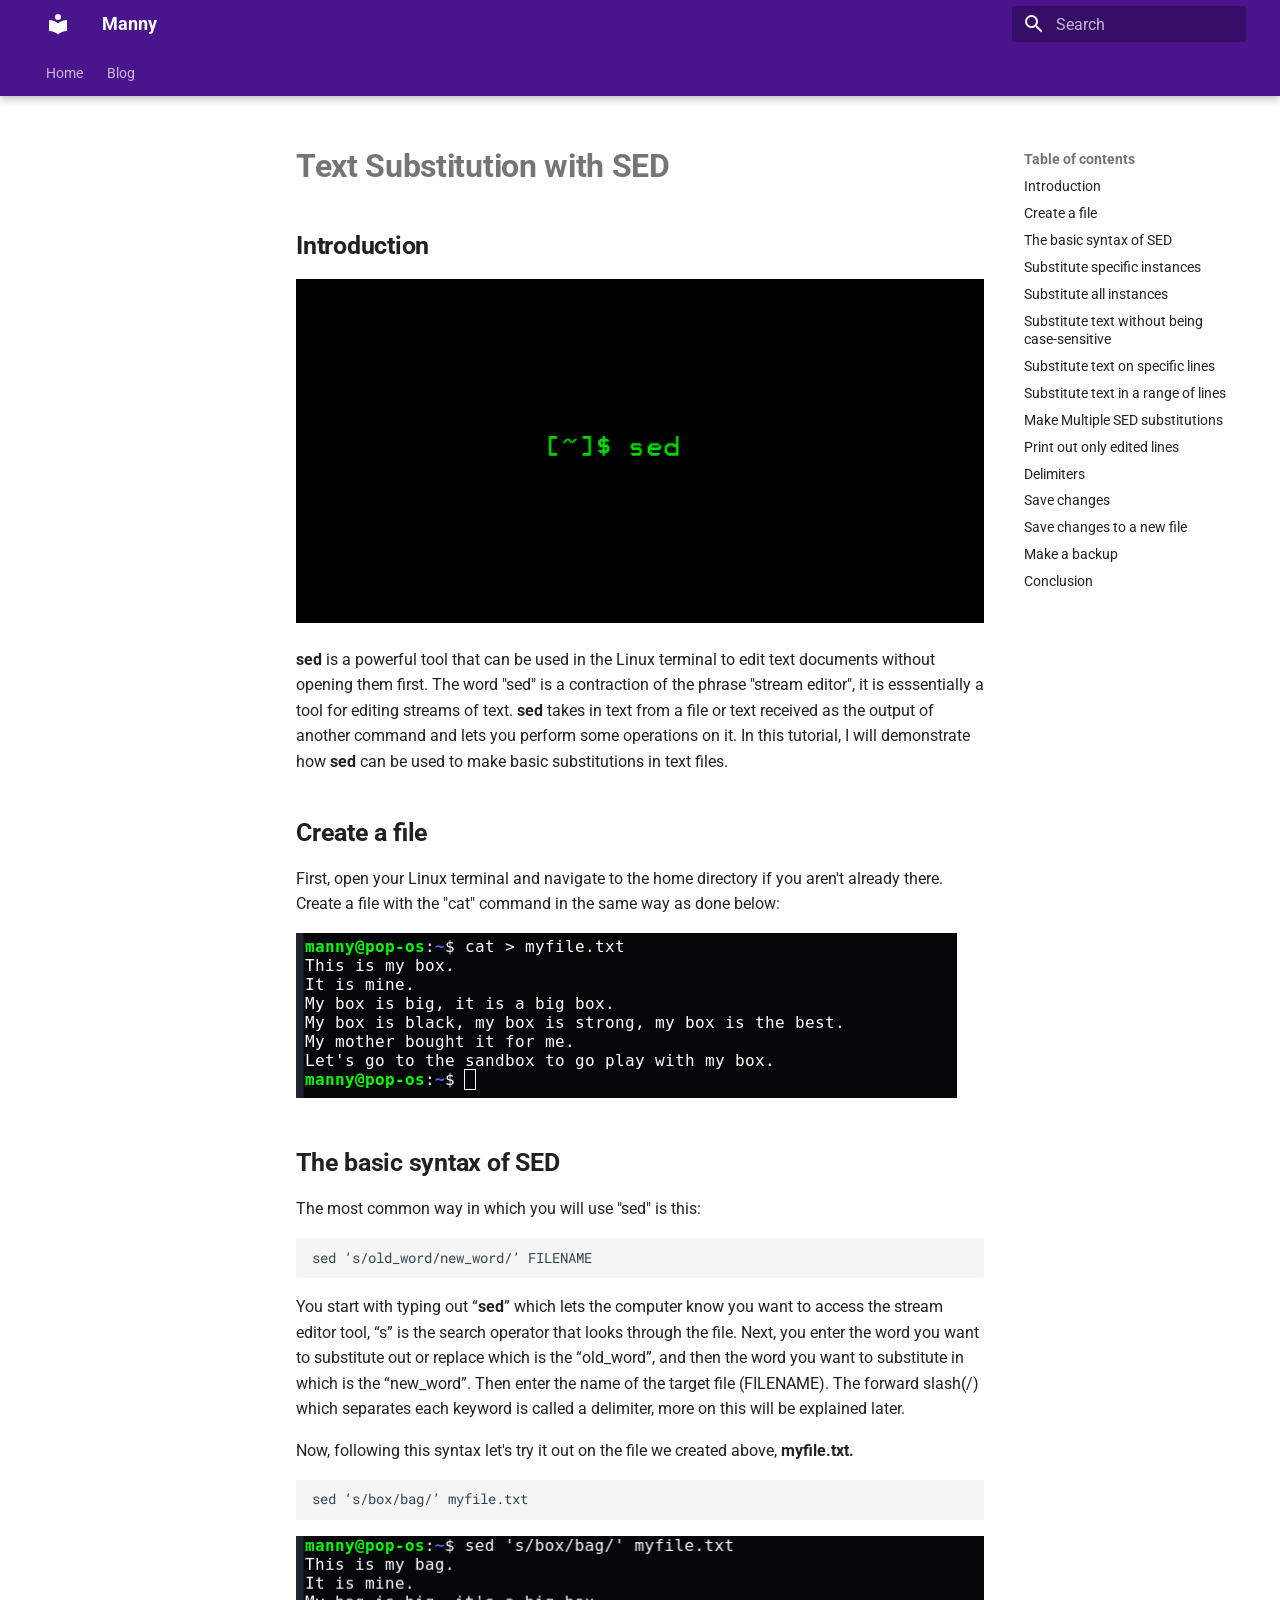
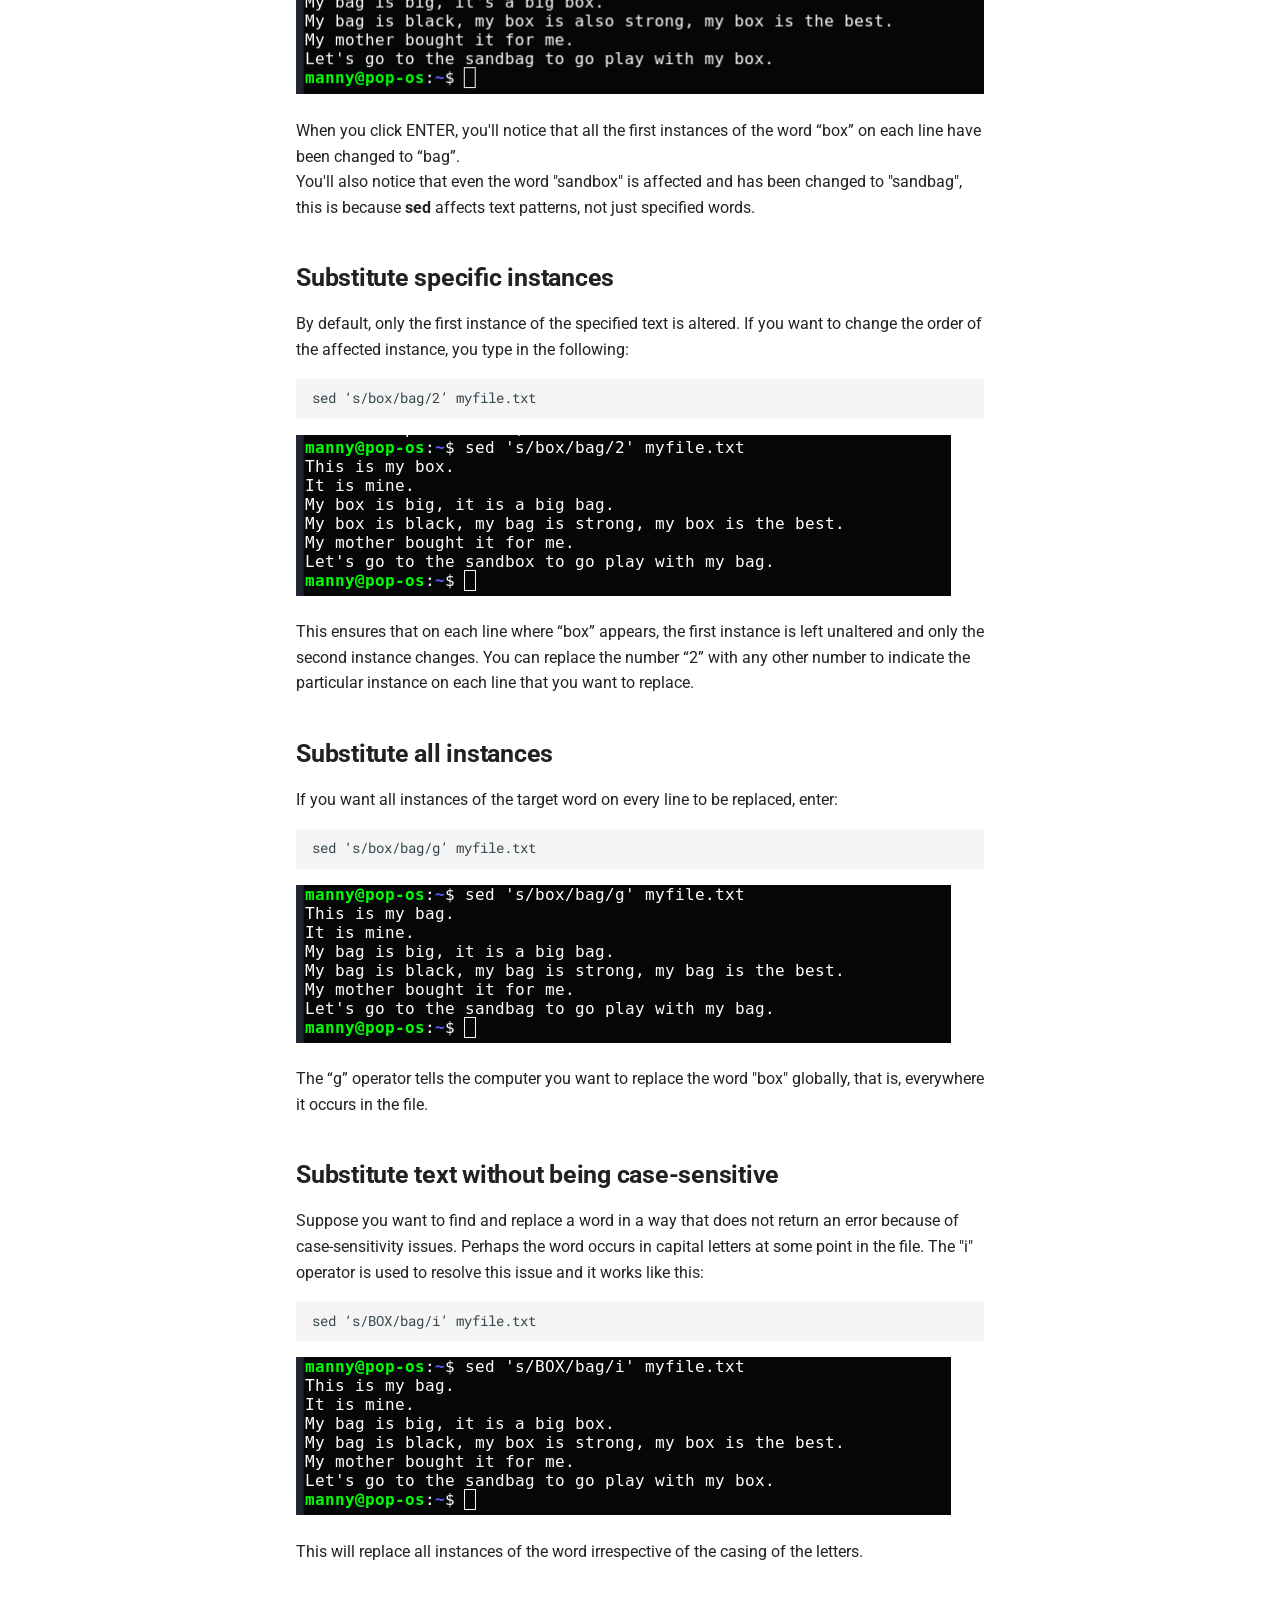
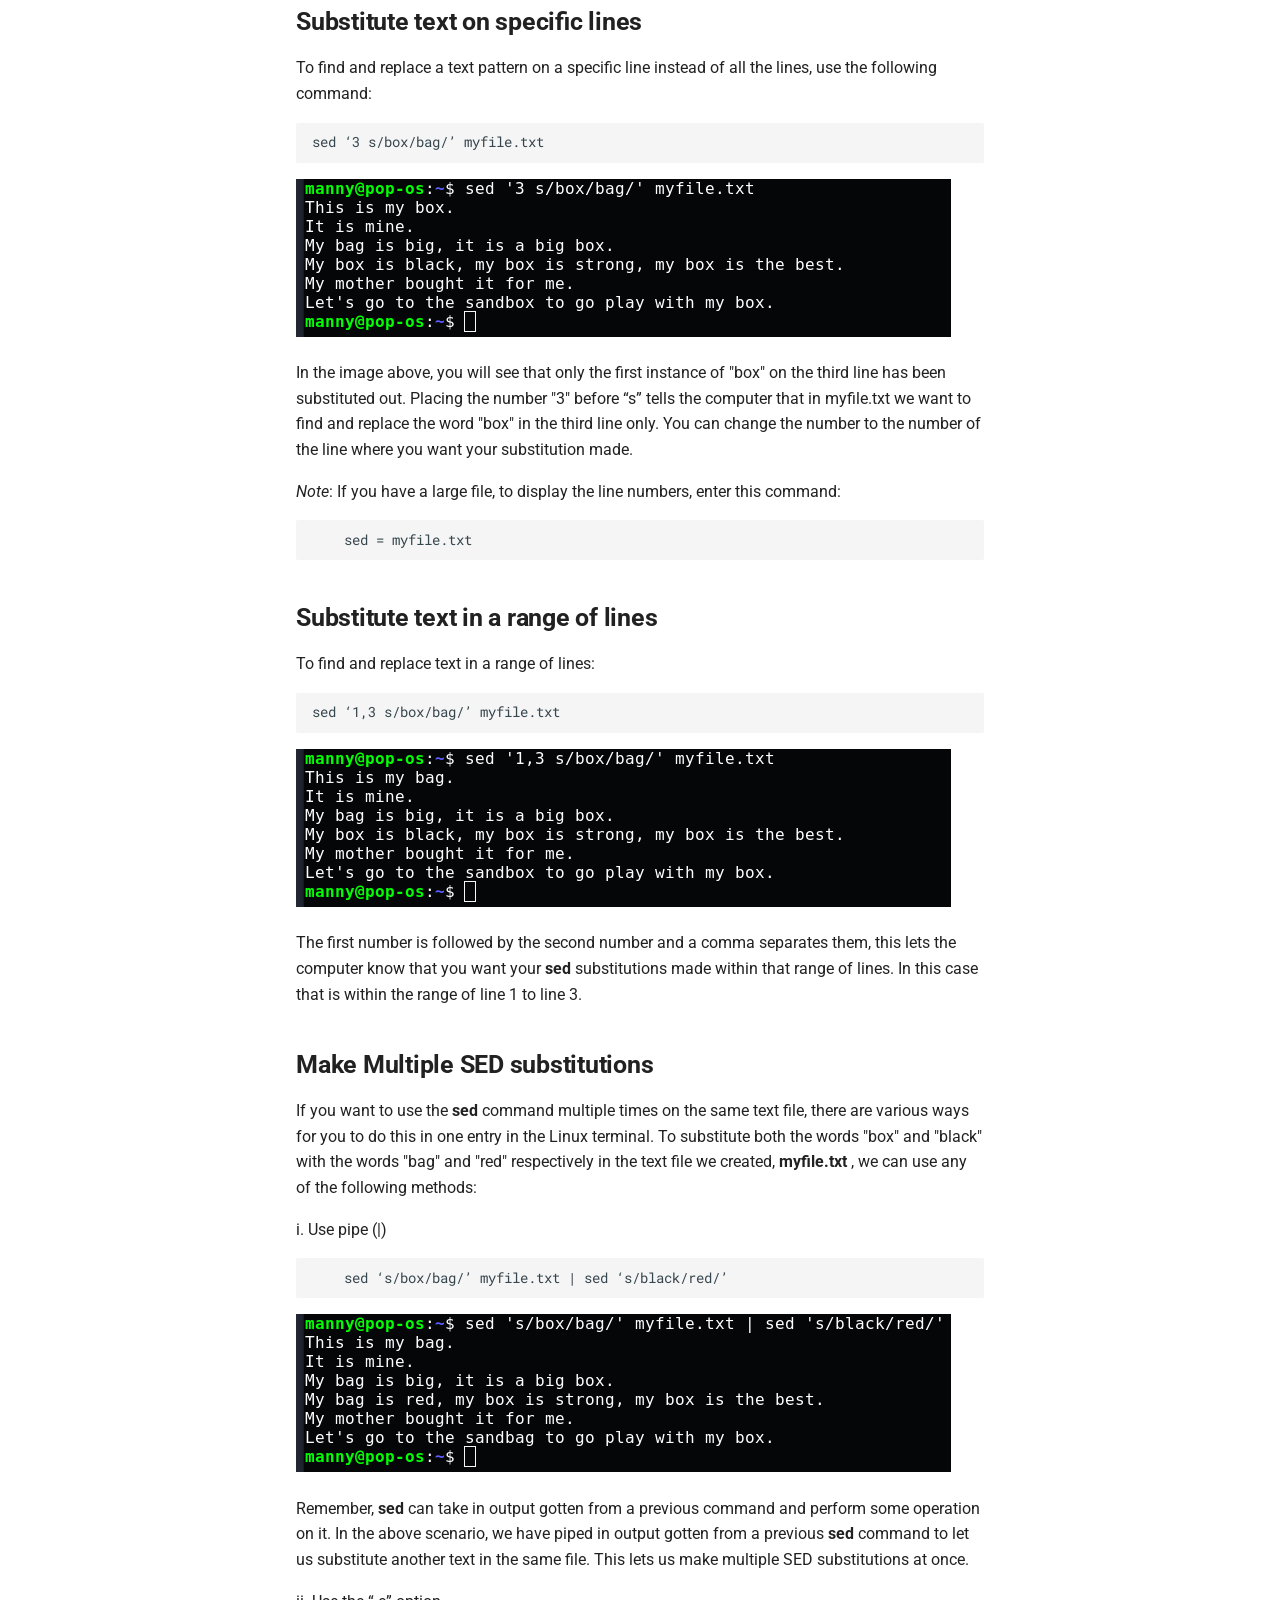
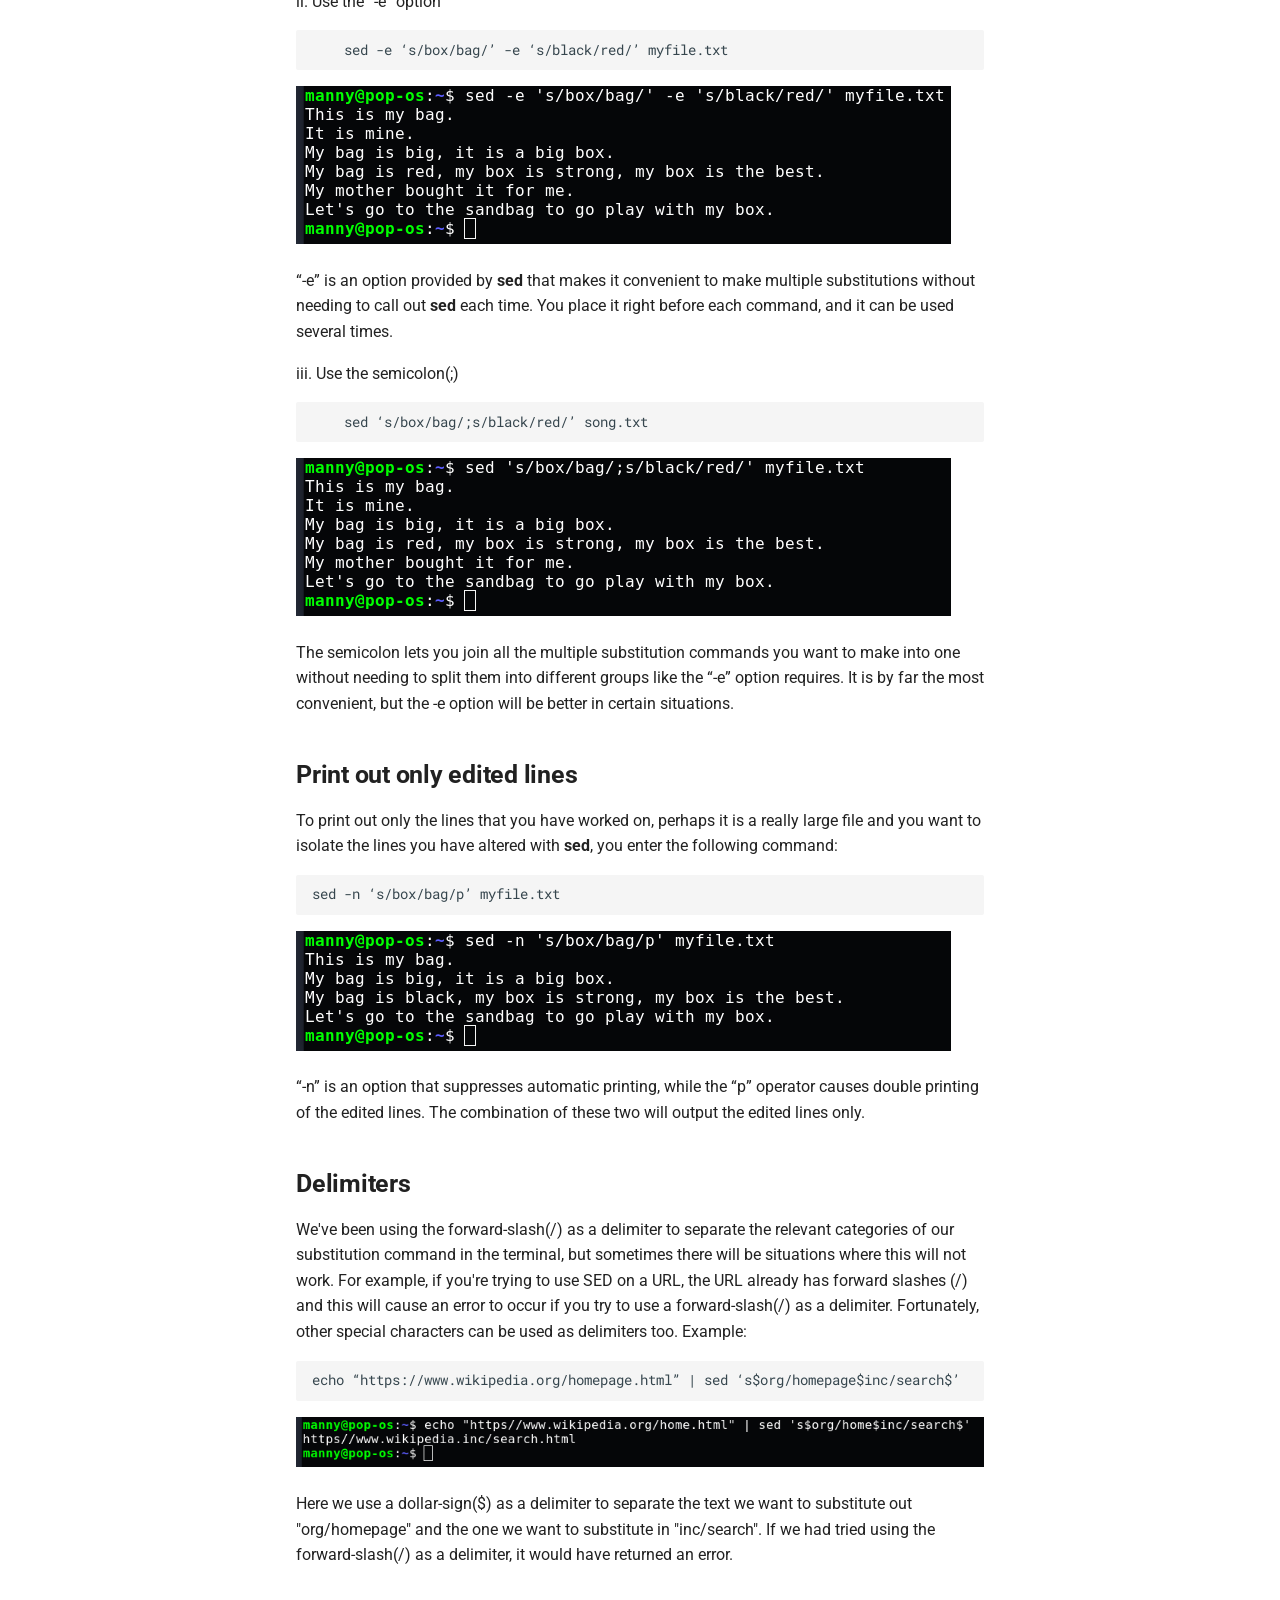
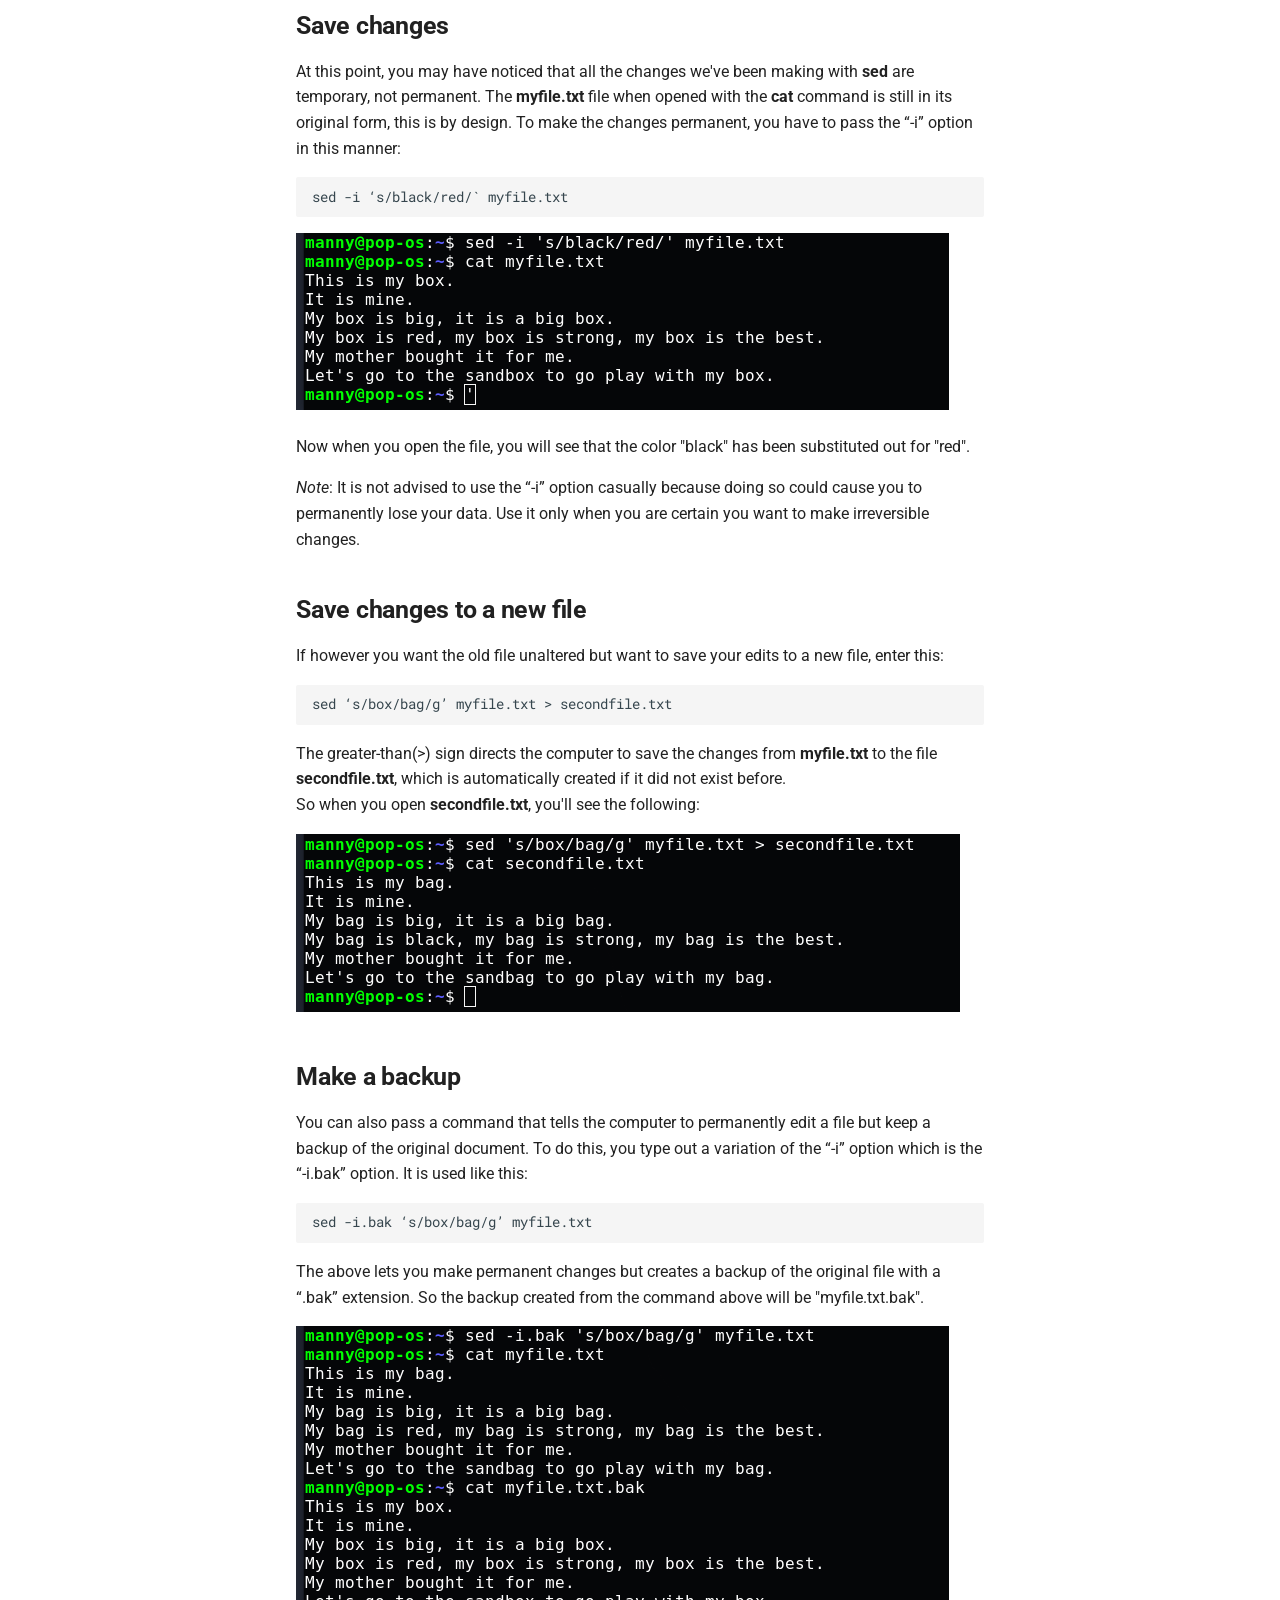
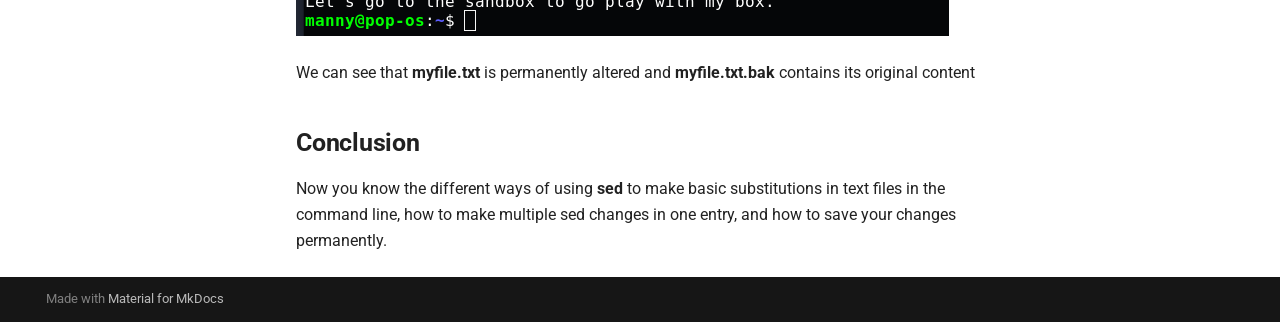
<file: sed/index.html>
<!doctype html>
<html lang="en" class="no-js">
  <head>
    
      <meta charset="utf-8">
      <meta name="viewport" content="width=device-width,initial-scale=1">
      
      
      
      
      
      
      <link rel="icon" href="../assets/images/favicon.png">
      <meta name="generator" content="mkdocs-1.5.3, mkdocs-material-9.5.17">
    
    
      
        <title>Text Substitution with SED - Manny</title>
      
    
    
      <link rel="stylesheet" href="../assets/stylesheets/main.bcfcd587.min.css">
      
        
        <link rel="stylesheet" href="../assets/stylesheets/palette.06af60db.min.css">
      
      


    
    
      
    
    
      
        
        
        <link rel="preconnect" href="https://fonts.gstatic.com" crossorigin>
        <link rel="stylesheet" href="https://fonts.googleapis.com/css?family=Roboto:300,300i,400,400i,700,700i%7CRoboto+Mono:400,400i,700,700i&display=fallback">
        <style>:root{--md-text-font:"Roboto";--md-code-font:"Roboto Mono"}</style>
      
    
    
      <link rel="stylesheet" href="../stylesheets/extra.css">
    
    <script>__md_scope=new URL("..",location),__md_hash=e=>[...e].reduce((e,_)=>(e<<5)-e+_.charCodeAt(0),0),__md_get=(e,_=localStorage,t=__md_scope)=>JSON.parse(_.getItem(t.pathname+"."+e)),__md_set=(e,_,t=localStorage,a=__md_scope)=>{try{t.setItem(a.pathname+"."+e,JSON.stringify(_))}catch(e){}}</script>
    
      

    
    
    
  </head>
  
  
    
    
    
    
    
    <body dir="ltr" data-md-color-scheme="default" data-md-color-primary="deep-purple" data-md-color-accent="deep-purple">
  
    
    <input class="md-toggle" data-md-toggle="drawer" type="checkbox" id="__drawer" autocomplete="off">
    <input class="md-toggle" data-md-toggle="search" type="checkbox" id="__search" autocomplete="off">
    <label class="md-overlay" for="__drawer"></label>
    <div data-md-component="skip">
      
        
        <a href="#text-substitution-with-sed" class="md-skip">
          Skip to content
        </a>
      
    </div>
    <div data-md-component="announce">
      
    </div>
    
    
      

  

<header class="md-header md-header--shadow md-header--lifted" data-md-component="header">
  <nav class="md-header__inner md-grid" aria-label="Header">
    <a href=".." title="Manny" class="md-header__button md-logo" aria-label="Manny" data-md-component="logo">
      
  
  <svg xmlns="http://www.w3.org/2000/svg" viewBox="0 0 24 24"><path d="M12 8a3 3 0 0 0 3-3 3 3 0 0 0-3-3 3 3 0 0 0-3 3 3 3 0 0 0 3 3m0 3.54C9.64 9.35 6.5 8 3 8v11c3.5 0 6.64 1.35 9 3.54 2.36-2.19 5.5-3.54 9-3.54V8c-3.5 0-6.64 1.35-9 3.54Z"/></svg>

    </a>
    <label class="md-header__button md-icon" for="__drawer">
      
      <svg xmlns="http://www.w3.org/2000/svg" viewBox="0 0 24 24"><path d="M3 6h18v2H3V6m0 5h18v2H3v-2m0 5h18v2H3v-2Z"/></svg>
    </label>
    <div class="md-header__title" data-md-component="header-title">
      <div class="md-header__ellipsis">
        <div class="md-header__topic">
          <span class="md-ellipsis">
            Manny
          </span>
        </div>
        <div class="md-header__topic" data-md-component="header-topic">
          <span class="md-ellipsis">
            
              Text Substitution with SED
            
          </span>
        </div>
      </div>
    </div>
    
      
    
    
    
    
      <label class="md-header__button md-icon" for="__search">
        
        <svg xmlns="http://www.w3.org/2000/svg" viewBox="0 0 24 24"><path d="M9.5 3A6.5 6.5 0 0 1 16 9.5c0 1.61-.59 3.09-1.56 4.23l.27.27h.79l5 5-1.5 1.5-5-5v-.79l-.27-.27A6.516 6.516 0 0 1 9.5 16 6.5 6.5 0 0 1 3 9.5 6.5 6.5 0 0 1 9.5 3m0 2C7 5 5 7 5 9.5S7 14 9.5 14 14 12 14 9.5 12 5 9.5 5Z"/></svg>
      </label>
      <div class="md-search" data-md-component="search" role="dialog">
  <label class="md-search__overlay" for="__search"></label>
  <div class="md-search__inner" role="search">
    <form class="md-search__form" name="search">
      <input type="text" class="md-search__input" name="query" aria-label="Search" placeholder="Search" autocapitalize="off" autocorrect="off" autocomplete="off" spellcheck="false" data-md-component="search-query" required>
      <label class="md-search__icon md-icon" for="__search">
        
        <svg xmlns="http://www.w3.org/2000/svg" viewBox="0 0 24 24"><path d="M9.5 3A6.5 6.5 0 0 1 16 9.5c0 1.61-.59 3.09-1.56 4.23l.27.27h.79l5 5-1.5 1.5-5-5v-.79l-.27-.27A6.516 6.516 0 0 1 9.5 16 6.5 6.5 0 0 1 3 9.5 6.5 6.5 0 0 1 9.5 3m0 2C7 5 5 7 5 9.5S7 14 9.5 14 14 12 14 9.5 12 5 9.5 5Z"/></svg>
        
        <svg xmlns="http://www.w3.org/2000/svg" viewBox="0 0 24 24"><path d="M20 11v2H8l5.5 5.5-1.42 1.42L4.16 12l7.92-7.92L13.5 5.5 8 11h12Z"/></svg>
      </label>
      <nav class="md-search__options" aria-label="Search">
        
        <button type="reset" class="md-search__icon md-icon" title="Clear" aria-label="Clear" tabindex="-1">
          
          <svg xmlns="http://www.w3.org/2000/svg" viewBox="0 0 24 24"><path d="M19 6.41 17.59 5 12 10.59 6.41 5 5 6.41 10.59 12 5 17.59 6.41 19 12 13.41 17.59 19 19 17.59 13.41 12 19 6.41Z"/></svg>
        </button>
      </nav>
      
        <div class="md-search__suggest" data-md-component="search-suggest"></div>
      
    </form>
    <div class="md-search__output">
      <div class="md-search__scrollwrap" data-md-scrollfix>
        <div class="md-search-result" data-md-component="search-result">
          <div class="md-search-result__meta">
            Initializing search
          </div>
          <ol class="md-search-result__list" role="presentation"></ol>
        </div>
      </div>
    </div>
  </div>
</div>
    
    
  </nav>
  
    
      
<nav class="md-tabs" aria-label="Tabs" data-md-component="tabs">
  <div class="md-grid">
    <ul class="md-tabs__list">
      
        
  
  
  
    <li class="md-tabs__item">
      <a href=".." class="md-tabs__link">
        
  
    
  
  Home

      </a>
    </li>
  

      
        
  
  
  
    
    
      <li class="md-tabs__item">
        <a href="../date-calculator/" class="md-tabs__link">
          
  
    
  
  Blog

        </a>
      </li>
    
  

      
    </ul>
  </div>
</nav>
    
  
</header>
    
    <div class="md-container" data-md-component="container">
      
      
        
      
      <main class="md-main" data-md-component="main">
        <div class="md-main__inner md-grid">
          
            
              
              <div class="md-sidebar md-sidebar--primary" data-md-component="sidebar" data-md-type="navigation" >
                <div class="md-sidebar__scrollwrap">
                  <div class="md-sidebar__inner">
                    


  


<nav class="md-nav md-nav--primary md-nav--lifted" aria-label="Navigation" data-md-level="0">
  <label class="md-nav__title" for="__drawer">
    <a href=".." title="Manny" class="md-nav__button md-logo" aria-label="Manny" data-md-component="logo">
      
  
  <svg xmlns="http://www.w3.org/2000/svg" viewBox="0 0 24 24"><path d="M12 8a3 3 0 0 0 3-3 3 3 0 0 0-3-3 3 3 0 0 0-3 3 3 3 0 0 0 3 3m0 3.54C9.64 9.35 6.5 8 3 8v11c3.5 0 6.64 1.35 9 3.54 2.36-2.19 5.5-3.54 9-3.54V8c-3.5 0-6.64 1.35-9 3.54Z"/></svg>

    </a>
    Manny
  </label>
  
  <ul class="md-nav__list" data-md-scrollfix>
    
      
      
  
  
  
  
    <li class="md-nav__item">
      <a href=".." class="md-nav__link">
        
  
  <span class="md-ellipsis">
    Home
  </span>
  

      </a>
    </li>
  

    
      
      
  
  
  
  
    
    
      
        
      
        
      
        
      
    
    
      
      
    
    
    <li class="md-nav__item md-nav__item--nested">
      
        
        
        <input class="md-nav__toggle md-toggle " type="checkbox" id="__nav_2" >
        
          
          <label class="md-nav__link" for="__nav_2" id="__nav_2_label" tabindex="0">
            
  
  <span class="md-ellipsis">
    Blog
  </span>
  

            <span class="md-nav__icon md-icon"></span>
          </label>
        
        <nav class="md-nav" data-md-level="1" aria-labelledby="__nav_2_label" aria-expanded="false">
          <label class="md-nav__title" for="__nav_2">
            <span class="md-nav__icon md-icon"></span>
            Blog
          </label>
          <ul class="md-nav__list" data-md-scrollfix>
            
              
                
  
  
  
  
    <li class="md-nav__item">
      <a href="../date-calculator/" class="md-nav__link">
        
  
  <span class="md-ellipsis">
    Date Calculator
  </span>
  

      </a>
    </li>
  

              
            
              
                
  
  
  
  
    <li class="md-nav__item">
      <a href="../storagefordevto/" class="md-nav__link">
        
  
  <span class="md-ellipsis">
    Understanding Block Storage and Object Storage
  </span>
  

      </a>
    </li>
  

              
            
              
                
  
  
  
  
    <li class="md-nav__item">
      <a href="../sedfordevto/" class="md-nav__link">
        
  
  <span class="md-ellipsis">
    Text Substitution With the sed Command in Linux
  </span>
  

      </a>
    </li>
  

              
            
          </ul>
        </nav>
      
    </li>
  

    
  </ul>
</nav>
                  </div>
                </div>
              </div>
            
            
              
              <div class="md-sidebar md-sidebar--secondary" data-md-component="sidebar" data-md-type="toc" >
                <div class="md-sidebar__scrollwrap">
                  <div class="md-sidebar__inner">
                    

<nav class="md-nav md-nav--secondary" aria-label="Table of contents">
  
  
  
    
  
  
    <label class="md-nav__title" for="__toc">
      <span class="md-nav__icon md-icon"></span>
      Table of contents
    </label>
    <ul class="md-nav__list" data-md-component="toc" data-md-scrollfix>
      
        <li class="md-nav__item">
  <a href="#introduction" class="md-nav__link">
    <span class="md-ellipsis">
      Introduction
    </span>
  </a>
  
</li>
      
        <li class="md-nav__item">
  <a href="#create-a-file" class="md-nav__link">
    <span class="md-ellipsis">
      Create a file
    </span>
  </a>
  
</li>
      
        <li class="md-nav__item">
  <a href="#the-basic-syntax-of-sed" class="md-nav__link">
    <span class="md-ellipsis">
      The basic syntax of SED
    </span>
  </a>
  
</li>
      
        <li class="md-nav__item">
  <a href="#substitute-specific-instances" class="md-nav__link">
    <span class="md-ellipsis">
      Substitute specific instances
    </span>
  </a>
  
</li>
      
        <li class="md-nav__item">
  <a href="#substitute-all-instances" class="md-nav__link">
    <span class="md-ellipsis">
      Substitute all instances
    </span>
  </a>
  
</li>
      
        <li class="md-nav__item">
  <a href="#substitute-text-without-being-case-sensitive" class="md-nav__link">
    <span class="md-ellipsis">
      Substitute text without being case-sensitive
    </span>
  </a>
  
</li>
      
        <li class="md-nav__item">
  <a href="#substitute-text-on-specific-lines" class="md-nav__link">
    <span class="md-ellipsis">
      Substitute text on specific lines
    </span>
  </a>
  
</li>
      
        <li class="md-nav__item">
  <a href="#substitute-text-in-a-range-of-lines" class="md-nav__link">
    <span class="md-ellipsis">
      Substitute text in a range of lines
    </span>
  </a>
  
</li>
      
        <li class="md-nav__item">
  <a href="#make-multiple-sed-substitutions" class="md-nav__link">
    <span class="md-ellipsis">
      Make Multiple SED substitutions
    </span>
  </a>
  
</li>
      
        <li class="md-nav__item">
  <a href="#print-out-only-edited-lines" class="md-nav__link">
    <span class="md-ellipsis">
      Print out only edited lines
    </span>
  </a>
  
</li>
      
        <li class="md-nav__item">
  <a href="#delimiters" class="md-nav__link">
    <span class="md-ellipsis">
      Delimiters
    </span>
  </a>
  
</li>
      
        <li class="md-nav__item">
  <a href="#save-changes" class="md-nav__link">
    <span class="md-ellipsis">
      Save changes
    </span>
  </a>
  
</li>
      
        <li class="md-nav__item">
  <a href="#save-changes-to-a-new-file" class="md-nav__link">
    <span class="md-ellipsis">
      Save changes to a new file
    </span>
  </a>
  
</li>
      
        <li class="md-nav__item">
  <a href="#make-a-backup" class="md-nav__link">
    <span class="md-ellipsis">
      Make a backup
    </span>
  </a>
  
</li>
      
        <li class="md-nav__item">
  <a href="#conclusion" class="md-nav__link">
    <span class="md-ellipsis">
      Conclusion
    </span>
  </a>
  
</li>
      
    </ul>
  
</nav>
                  </div>
                </div>
              </div>
            
          
          
            <div class="md-content" data-md-component="content">
              <article class="md-content__inner md-typeset">
                
                  


<h1 id="text-substitution-with-sed"><strong>Text Substitution with SED</strong></h1>
<h2 id="introduction"><strong>Introduction</strong></h2>
<p><img alt="Screenshot" src="../img/sedlogo.png" />  </p>
<p><strong>sed</strong> is a powerful tool that can be used in the Linux terminal to edit text documents without opening them first. The word "sed" is a contraction of the phrase "stream editor", it is esssentially a tool for editing streams of text. <strong>sed</strong> takes in text from a file or text received as the output of another command and lets you perform some operations on it. In this tutorial, I will demonstrate how <strong>sed</strong> can be used to make basic substitutions in text files.  </p>
<h2 id="create-a-file"><strong>Create a file</strong></h2>
<p>First, open your Linux terminal and navigate to the home directory if you aren't already there. Create a file with the "cat" command in the same way as done below:</p>
<p><img alt="Screenshot" src="../img/createfile.png" /></p>
<h2 id="the-basic-syntax-of-sed"><strong>The basic syntax of SED</strong></h2>
<p>The most common way in which you will use "sed" is this:</p>
<pre><code>sed ‘s/old_word/new_word/’ FILENAME
</code></pre>
<p>You start with typing out “<strong>sed</strong>” which lets the computer know you want to access the stream editor tool, “s” is the search operator that looks through the file. Next, you enter the word you want to substitute out or replace which is the “old_word”, and then the word you want to substitute in which is the “new_word”. Then enter the name of the target file (FILENAME). The forward slash(/) which separates each keyword is called a delimiter, more on this will be explained later. </p>
<p>Now, following this syntax let's try it out on the file we created above, <strong>myfile.txt.</strong></p>
<pre><code>sed ‘s/box/bag/’ myfile.txt
</code></pre>
<p><img alt="Screenshot" src="../img/basicsyntax.png" /></p>
<p>When you click ENTER, you'll notice that all the first instances of the word “box” on each line have been changed to “bag”.<br />
You'll also notice that even the word "sandbox" is affected and has been changed to "sandbag", this is because <strong>sed</strong> affects text patterns, not just specified words.</p>
<h2 id="substitute-specific-instances"><strong>Substitute specific instances</strong></h2>
<p>By default, only the first instance of the specified text is altered. If you want to change the order of the affected instance, you type in the following:</p>
<pre><code>sed ‘s/box/bag/2’ myfile.txt
</code></pre>
<p><img alt="Screenshot" src="../img/specificinstance.png" />  </p>
<p>This ensures that on each line where “box” appears, the first instance is left unaltered and only the second instance changes. You can replace the number “2” with any other number to indicate the particular instance on each line that you want to replace.</p>
<h2 id="substitute-all-instances"><strong>Substitute all instances</strong></h2>
<p>If you want all instances of the target word on every line to be replaced, enter:</p>
<pre><code>sed ‘s/box/bag/g’ myfile.txt
</code></pre>
<p><img alt="Screenshot" src="../img/global.png" /></p>
<p>The “g” operator tells the computer you want to replace the word "box" globally, that is, everywhere it occurs in the file.</p>
<h2 id="substitute-text-without-being-case-sensitive"><strong>Substitute text without being case-sensitive</strong></h2>
<p>Suppose you want to find and replace a word in a way that does not return an error because of case-sensitivity issues. Perhaps the word occurs in capital letters at some point in the file. The "i" operator is used to resolve this issue and it works like this:</p>
<pre><code>sed ‘s/BOX/bag/i’ myfile.txt
</code></pre>
<p><img alt="Screenshot" src="../img/casing.png" /></p>
<p>This will replace all instances of the word irrespective of the casing of the letters.</p>
<h2 id="substitute-text-on-specific-lines"><strong>Substitute text on specific lines</strong></h2>
<p>To find and replace a text pattern on a specific line instead of all the lines, use the following command:</p>
<pre><code>sed ‘3 s/box/bag/’ myfile.txt
</code></pre>
<p><img alt="Screenshot" src="../img/line.png" /></p>
<p>In the image above, you will see that only the first instance of "box" on the third line has been substituted out. Placing the number "3" before “s” tells the computer that in myfile.txt we want to find and replace the word "box" in the third line only. You can change the number to the number of the line where you want your substitution made.</p>
<p><em>Note</em>: If you have a large file, to display the line numbers, enter this command:  </p>
<pre><code>    sed = myfile.txt
</code></pre>
<h2 id="substitute-text-in-a-range-of-lines"><strong>Substitute text in a range of lines</strong></h2>
<p>To find and replace text in a range of lines:</p>
<pre><code>sed ‘1,3 s/box/bag/’ myfile.txt
</code></pre>
<p><img alt="Screenshot" src="../img/lines.png" /></p>
<p>The first number is followed by the second number and a comma separates them, this lets the computer know that you want your <strong>sed</strong> substitutions made within that range of lines. In this case that is within the range of line 1 to line 3.</p>
<h2 id="make-multiple-sed-substitutions"><strong>Make Multiple SED substitutions</strong></h2>
<p>If you want to use the <strong>sed</strong> command multiple times on the same text file, there are various ways for you to do this in one entry in the Linux terminal.
To substitute both the words "box" and "black" with the words "bag" and "red" respectively in the text file we created, <strong>myfile.txt</strong> , we can use any of the following methods:  </p>
<p>i. Use pipe (|)</p>
<pre><code>    sed ‘s/box/bag/’ myfile.txt | sed ‘s/black/red/’
</code></pre>
<p><img alt="Screenshot" src="../img/piping.png" /></p>
<p>Remember, <strong>sed</strong> can take in output gotten from a previous command and perform some operation on it. In the above scenario, we have piped in output gotten from a previous <strong>sed</strong> command to let us substitute another text in the same file. This lets us make multiple SED substitutions at once.</p>
<p>ii. Use the “-e” option</p>
<pre><code>    sed -e ‘s/box/bag/’ -e ‘s/black/red/’ myfile.txt
</code></pre>
<p><img alt="Screenshot" src="../img/dash_e.png" /></p>
<p>“-e” is an option provided by <strong>sed</strong> that makes it convenient to make multiple substitutions without needing to call out <strong>sed</strong> each time. You place it right before each command, and it can be used several times.</p>
<p>iii. Use the semicolon(;)</p>
<pre><code>    sed ‘s/box/bag/;s/black/red/’ song.txt
</code></pre>
<p><img alt="Screenshot" src="../img/semicolon.png" /></p>
<p>The semicolon lets you join all the multiple substitution commands you want to make into one without needing to split them into different groups like the “-e” option requires. It is by far the most convenient, but the -e option will be better in certain situations.</p>
<h2 id="print-out-only-edited-lines"><strong>Print out only edited lines</strong></h2>
<p>To print out only the lines that you have worked on, perhaps it is a really large file and you want to isolate  the lines you have altered with <strong>sed</strong>, you enter the following command:</p>
<pre><code>sed -n ‘s/box/bag/p’ myfile.txt
</code></pre>
<p><img alt="Screenshot" src="../img/print.png" /></p>
<p>“-n” is an option that suppresses automatic printing, while the “p” operator causes double printing of the edited lines. The combination of these two will output the edited lines only.</p>
<h2 id="delimiters"><strong>Delimiters</strong></h2>
<p>We've been using the forward-slash(/) as a delimiter to separate the relevant categories of our substitution command in the terminal, but sometimes there will be situations where this will not work. For example, if you're trying to use SED on a URL, the URL already has forward slashes (/) and this will cause an error to occur if you try to use a forward-slash(/) as a delimiter. Fortunately, other special characters can be used as delimiters too. Example:</p>
<pre><code>echo “https://www.wikipedia.org/homepage.html” | sed ‘s$org/homepage$inc/search$’
</code></pre>
<p><img alt="Screenshot" src="../img/delimiter.png" /></p>
<p>Here we use a dollar-sign($) as a delimiter to separate the text we want to substitute out "org/homepage" and the one we want to substitute in "inc/search". If we had tried using the forward-slash(/) as a delimiter, it would have returned an error.</p>
<h2 id="save-changes"><strong>Save changes</strong></h2>
<p>At this point, you may have noticed that all the changes we've been making with <strong>sed</strong> are temporary, not permanent. The <strong>myfile.txt</strong> file when opened with the <strong>cat</strong> command is still in its original form, this is by design. To make the changes permanent, you have to pass the “-i” option in this manner:</p>
<pre><code>sed -i ‘s/black/red/` myfile.txt
</code></pre>
<p><img alt="Screenshot" src="../img/permanent.png" /></p>
<p>Now when you open the file, you will see that the color "black" has been substituted out for "red".  </p>
<p><em>Note</em>: It is not advised to use the “-i” option casually because doing so could cause you to permanently lose your data. Use it only when you are certain you want to make irreversible changes.</p>
<h2 id="save-changes-to-a-new-file"><strong>Save changes to a new file</strong></h2>
<p>If however you want the old file unaltered but want to save your edits to a new file, enter this: </p>
<pre><code>sed ‘s/box/bag/g’ myfile.txt &gt; secondfile.txt
</code></pre>
<p>The greater-than(&gt;) sign directs the computer to save the changes from <strong>myfile.txt</strong> to the file <strong>secondfile.txt</strong>, which is automatically created if it did not exist before. <br />
So when you open <strong>secondfile.txt</strong>, you'll see the following:  </p>
<p><img alt="Screenshot" src="../img/second.png" /></p>
<h2 id="make-a-backup"><strong>Make a backup</strong></h2>
<p>You can also pass a command that tells the computer to permanently edit a file but keep a backup of the original document. To do this, you type out a variation of the “-i” option which is the “-i.bak” option. It is used like this:</p>
<pre><code>sed -i.bak ‘s/box/bag/g’ myfile.txt
</code></pre>
<p>The above lets you make permanent changes but creates a backup of the original file with a “.bak” extension. So the backup created from the command above will be "myfile.txt.bak".</p>
<p><img alt="Screenshot" src="../img/dotbak.png" /></p>
<p>We can see that <strong>myfile.txt</strong> is permanently altered and <strong>myfile.txt.bak</strong> contains its original content</p>
<h2 id="conclusion"><strong>Conclusion</strong></h2>
<p>Now you know the different ways of using <strong>sed</strong> to make basic substitutions in text files in the command line, how to make multiple sed changes in one entry, and how to save your changes permanently.</p>












                
              </article>
            </div>
          
          
  <script>var tabs=__md_get("__tabs");if(Array.isArray(tabs))e:for(var set of document.querySelectorAll(".tabbed-set")){var tab,labels=set.querySelector(".tabbed-labels");for(tab of tabs)for(var label of labels.getElementsByTagName("label"))if(label.innerText.trim()===tab){var input=document.getElementById(label.htmlFor);input.checked=!0;continue e}}</script>

<script>var target=document.getElementById(location.hash.slice(1));target&&target.name&&(target.checked=target.name.startsWith("__tabbed_"))</script>
        </div>
        
      </main>
      
        <footer class="md-footer">
  
  <div class="md-footer-meta md-typeset">
    <div class="md-footer-meta__inner md-grid">
      <div class="md-copyright">
  
  
    Made with
    <a href="https://squidfunk.github.io/mkdocs-material/" target="_blank" rel="noopener">
      Material for MkDocs
    </a>
  
</div>
      
    </div>
  </div>
</footer>
      
    </div>
    <div class="md-dialog" data-md-component="dialog">
      <div class="md-dialog__inner md-typeset"></div>
    </div>
    
    
    <script id="__config" type="application/json">{"base": "..", "features": "search.suggest search.highlight content.tabs.link content.tooltips navigation.indexes navigation.tabs.sticky navigation.instant", "search": "../assets/javascripts/workers/search.b8dbb3d2.min.js", "translations": {"clipboard.copied": "Copied to clipboard", "clipboard.copy": "Copy to clipboard", "search.result.more.one": "1 more on this page", "search.result.more.other": "# more on this page", "search.result.none": "No matching documents", "search.result.one": "1 matching document", "search.result.other": "# matching documents", "search.result.placeholder": "Type to start searching", "search.result.term.missing": "Missing", "select.version": "Select version"}}</script>
    
    
      <script src="../assets/javascripts/bundle.1e8ae164.min.js"></script>
      
    
  </body>
</html>
</file>
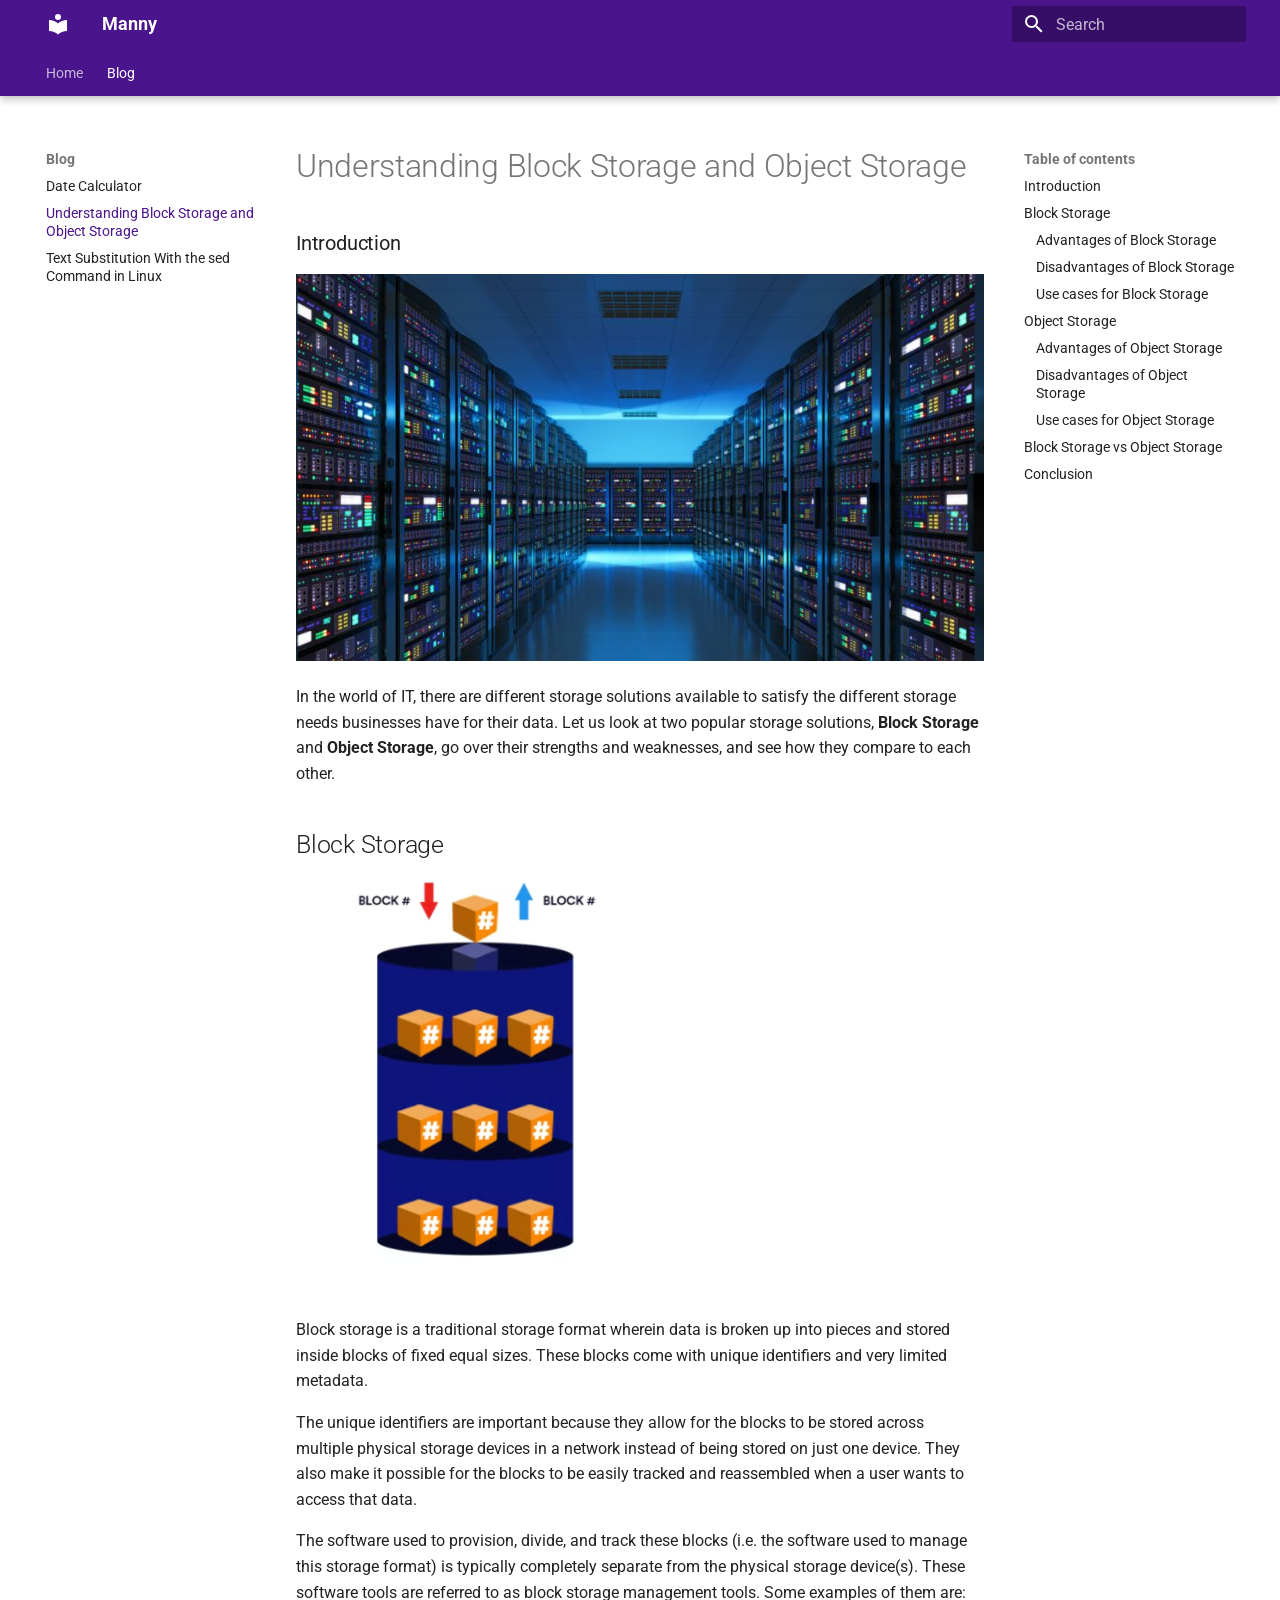
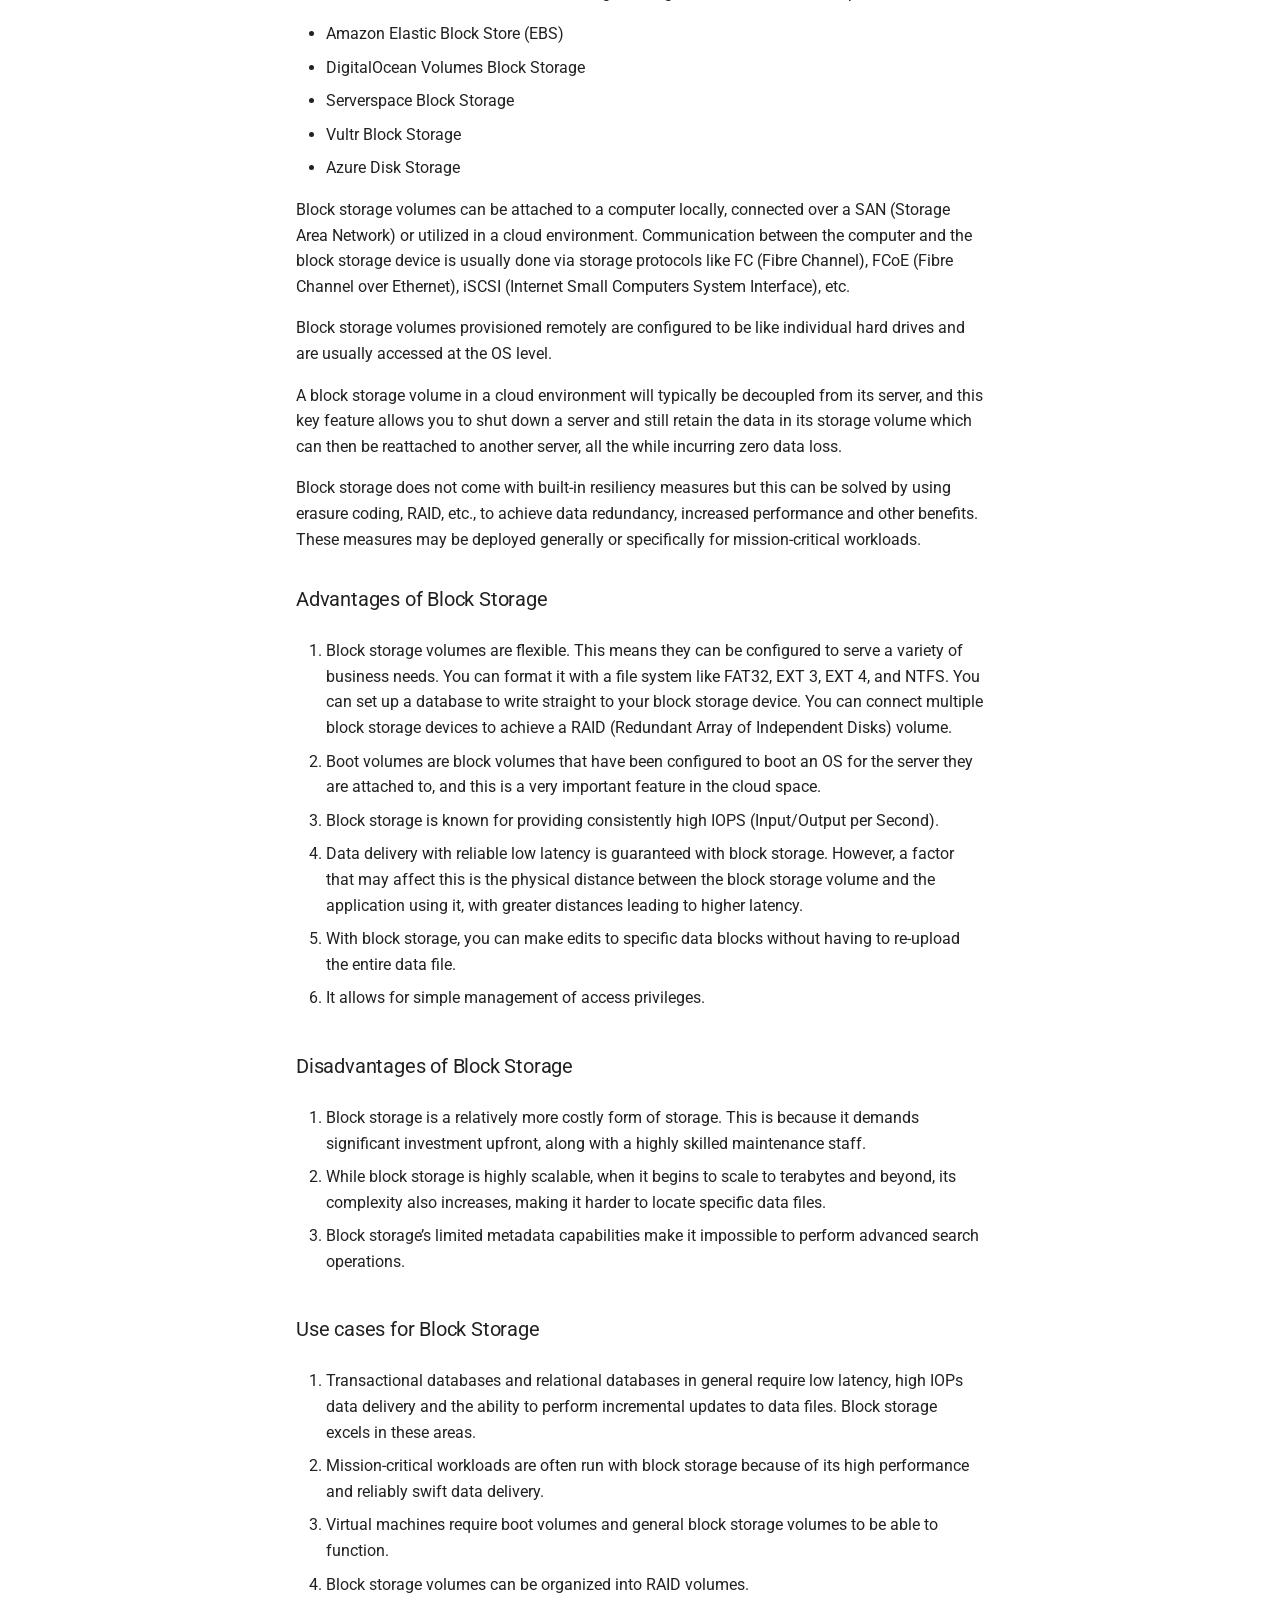
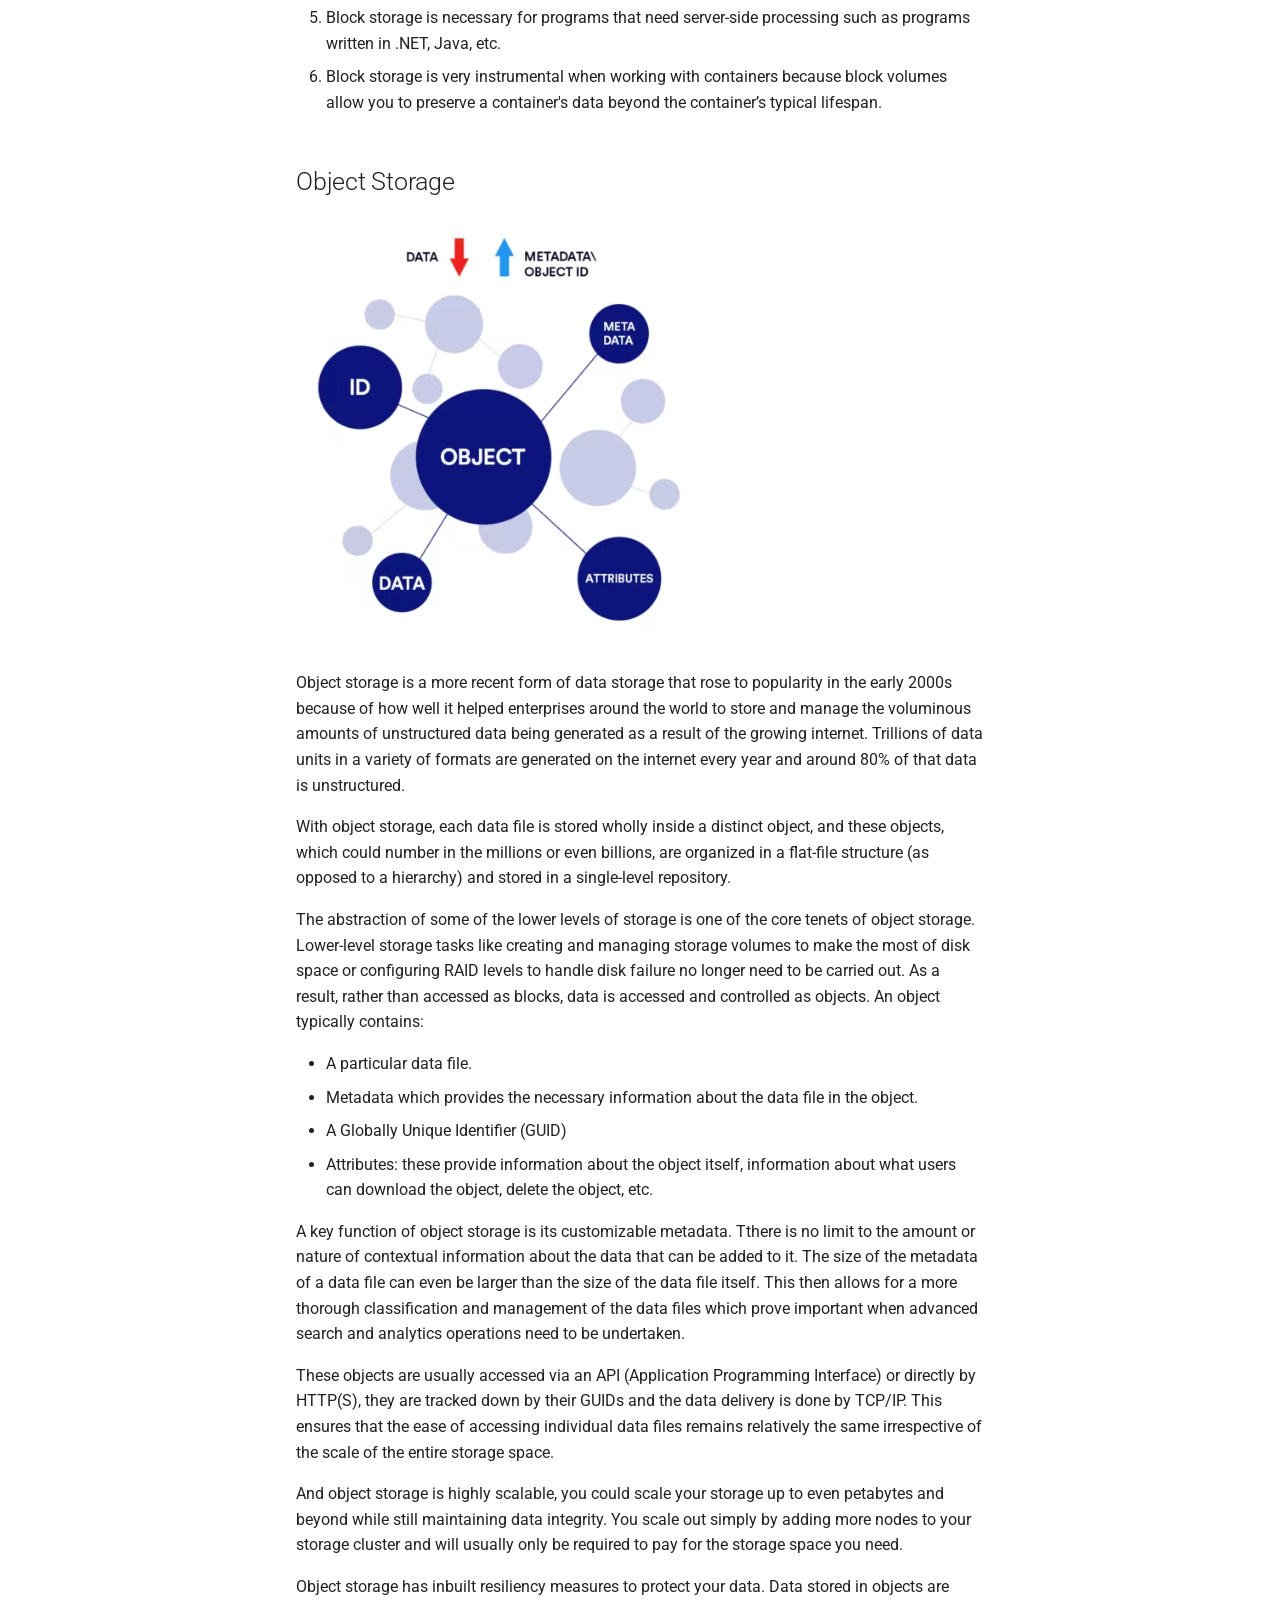
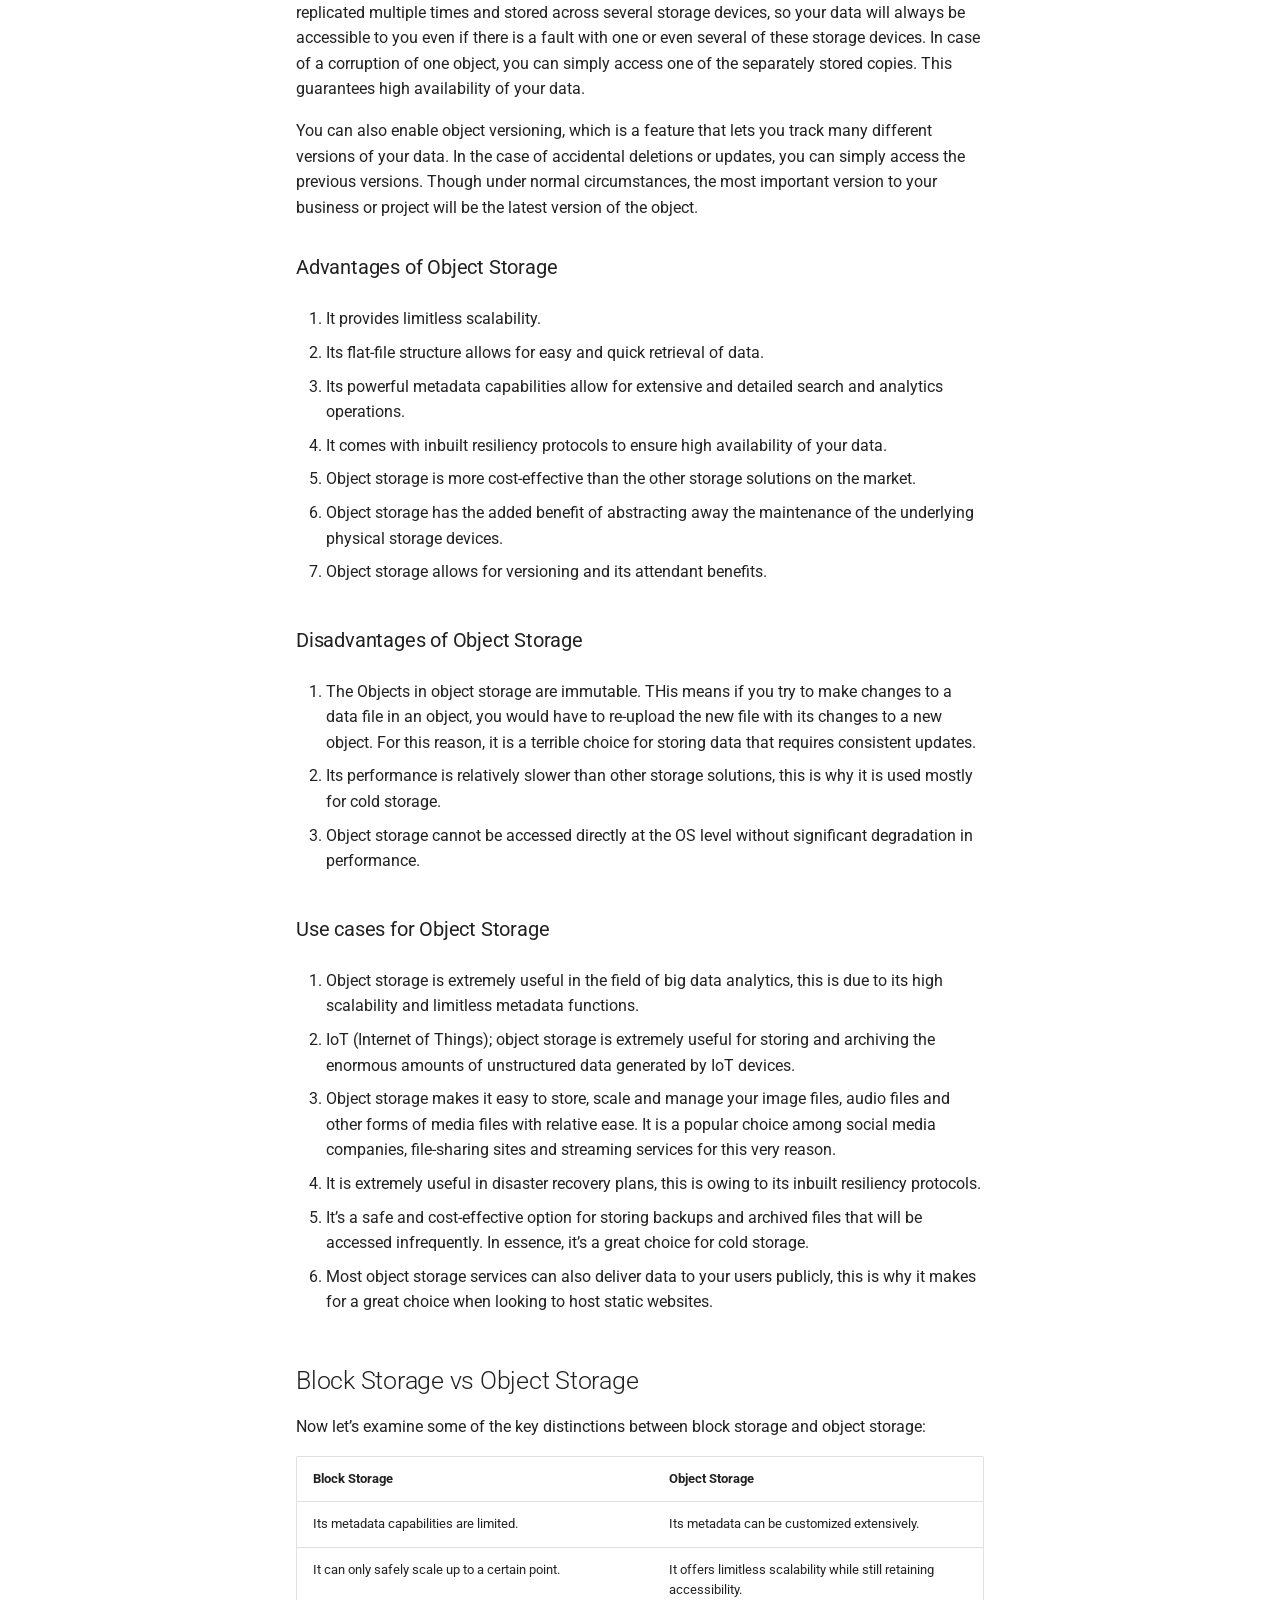
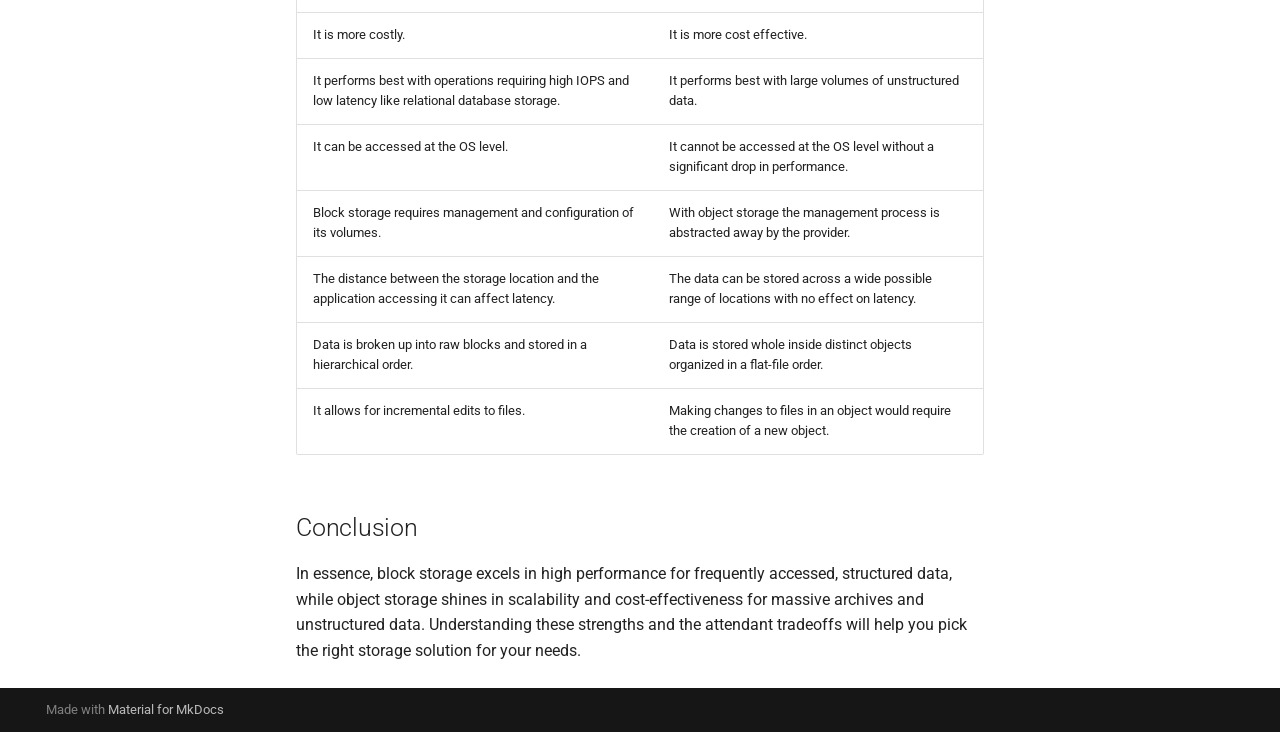
<file: storagefordevto/index.html>
<!doctype html>
<html lang="en" class="no-js">
  <head>
    
      <meta charset="utf-8">
      <meta name="viewport" content="width=device-width,initial-scale=1">
      
      
      
      
        <link rel="prev" href="../date-calculator/">
      
      
        <link rel="next" href="../sedfordevto/">
      
      
      <link rel="icon" href="../assets/images/favicon.png">
      <meta name="generator" content="mkdocs-1.5.3, mkdocs-material-9.5.17">
    
    
      
        <title>Understanding Block Storage and Object Storage - Manny</title>
      
    
    
      <link rel="stylesheet" href="../assets/stylesheets/main.bcfcd587.min.css">
      
        
        <link rel="stylesheet" href="../assets/stylesheets/palette.06af60db.min.css">
      
      


    
    
      
    
    
      
        
        
        <link rel="preconnect" href="https://fonts.gstatic.com" crossorigin>
        <link rel="stylesheet" href="https://fonts.googleapis.com/css?family=Roboto:300,300i,400,400i,700,700i%7CRoboto+Mono:400,400i,700,700i&display=fallback">
        <style>:root{--md-text-font:"Roboto";--md-code-font:"Roboto Mono"}</style>
      
    
    
      <link rel="stylesheet" href="../stylesheets/extra.css">
    
    <script>__md_scope=new URL("..",location),__md_hash=e=>[...e].reduce((e,_)=>(e<<5)-e+_.charCodeAt(0),0),__md_get=(e,_=localStorage,t=__md_scope)=>JSON.parse(_.getItem(t.pathname+"."+e)),__md_set=(e,_,t=localStorage,a=__md_scope)=>{try{t.setItem(a.pathname+"."+e,JSON.stringify(_))}catch(e){}}</script>
    
      

    
    
    
  </head>
  
  
    
    
    
    
    
    <body dir="ltr" data-md-color-scheme="default" data-md-color-primary="deep-purple" data-md-color-accent="deep-purple">
  
    
    <input class="md-toggle" data-md-toggle="drawer" type="checkbox" id="__drawer" autocomplete="off">
    <input class="md-toggle" data-md-toggle="search" type="checkbox" id="__search" autocomplete="off">
    <label class="md-overlay" for="__drawer"></label>
    <div data-md-component="skip">
      
        
        <a href="#understanding-block-storage-and-object-storage" class="md-skip">
          Skip to content
        </a>
      
    </div>
    <div data-md-component="announce">
      
    </div>
    
    
      

  

<header class="md-header md-header--shadow md-header--lifted" data-md-component="header">
  <nav class="md-header__inner md-grid" aria-label="Header">
    <a href=".." title="Manny" class="md-header__button md-logo" aria-label="Manny" data-md-component="logo">
      
  
  <svg xmlns="http://www.w3.org/2000/svg" viewBox="0 0 24 24"><path d="M12 8a3 3 0 0 0 3-3 3 3 0 0 0-3-3 3 3 0 0 0-3 3 3 3 0 0 0 3 3m0 3.54C9.64 9.35 6.5 8 3 8v11c3.5 0 6.64 1.35 9 3.54 2.36-2.19 5.5-3.54 9-3.54V8c-3.5 0-6.64 1.35-9 3.54Z"/></svg>

    </a>
    <label class="md-header__button md-icon" for="__drawer">
      
      <svg xmlns="http://www.w3.org/2000/svg" viewBox="0 0 24 24"><path d="M3 6h18v2H3V6m0 5h18v2H3v-2m0 5h18v2H3v-2Z"/></svg>
    </label>
    <div class="md-header__title" data-md-component="header-title">
      <div class="md-header__ellipsis">
        <div class="md-header__topic">
          <span class="md-ellipsis">
            Manny
          </span>
        </div>
        <div class="md-header__topic" data-md-component="header-topic">
          <span class="md-ellipsis">
            
              Understanding Block Storage and Object Storage
            
          </span>
        </div>
      </div>
    </div>
    
      
    
    
    
    
      <label class="md-header__button md-icon" for="__search">
        
        <svg xmlns="http://www.w3.org/2000/svg" viewBox="0 0 24 24"><path d="M9.5 3A6.5 6.5 0 0 1 16 9.5c0 1.61-.59 3.09-1.56 4.23l.27.27h.79l5 5-1.5 1.5-5-5v-.79l-.27-.27A6.516 6.516 0 0 1 9.5 16 6.5 6.5 0 0 1 3 9.5 6.5 6.5 0 0 1 9.5 3m0 2C7 5 5 7 5 9.5S7 14 9.5 14 14 12 14 9.5 12 5 9.5 5Z"/></svg>
      </label>
      <div class="md-search" data-md-component="search" role="dialog">
  <label class="md-search__overlay" for="__search"></label>
  <div class="md-search__inner" role="search">
    <form class="md-search__form" name="search">
      <input type="text" class="md-search__input" name="query" aria-label="Search" placeholder="Search" autocapitalize="off" autocorrect="off" autocomplete="off" spellcheck="false" data-md-component="search-query" required>
      <label class="md-search__icon md-icon" for="__search">
        
        <svg xmlns="http://www.w3.org/2000/svg" viewBox="0 0 24 24"><path d="M9.5 3A6.5 6.5 0 0 1 16 9.5c0 1.61-.59 3.09-1.56 4.23l.27.27h.79l5 5-1.5 1.5-5-5v-.79l-.27-.27A6.516 6.516 0 0 1 9.5 16 6.5 6.5 0 0 1 3 9.5 6.5 6.5 0 0 1 9.5 3m0 2C7 5 5 7 5 9.5S7 14 9.5 14 14 12 14 9.5 12 5 9.5 5Z"/></svg>
        
        <svg xmlns="http://www.w3.org/2000/svg" viewBox="0 0 24 24"><path d="M20 11v2H8l5.5 5.5-1.42 1.42L4.16 12l7.92-7.92L13.5 5.5 8 11h12Z"/></svg>
      </label>
      <nav class="md-search__options" aria-label="Search">
        
        <button type="reset" class="md-search__icon md-icon" title="Clear" aria-label="Clear" tabindex="-1">
          
          <svg xmlns="http://www.w3.org/2000/svg" viewBox="0 0 24 24"><path d="M19 6.41 17.59 5 12 10.59 6.41 5 5 6.41 10.59 12 5 17.59 6.41 19 12 13.41 17.59 19 19 17.59 13.41 12 19 6.41Z"/></svg>
        </button>
      </nav>
      
        <div class="md-search__suggest" data-md-component="search-suggest"></div>
      
    </form>
    <div class="md-search__output">
      <div class="md-search__scrollwrap" data-md-scrollfix>
        <div class="md-search-result" data-md-component="search-result">
          <div class="md-search-result__meta">
            Initializing search
          </div>
          <ol class="md-search-result__list" role="presentation"></ol>
        </div>
      </div>
    </div>
  </div>
</div>
    
    
  </nav>
  
    
      
<nav class="md-tabs" aria-label="Tabs" data-md-component="tabs">
  <div class="md-grid">
    <ul class="md-tabs__list">
      
        
  
  
  
    <li class="md-tabs__item">
      <a href=".." class="md-tabs__link">
        
  
    
  
  Home

      </a>
    </li>
  

      
        
  
  
    
  
  
    
    
      <li class="md-tabs__item md-tabs__item--active">
        <a href="../date-calculator/" class="md-tabs__link">
          
  
    
  
  Blog

        </a>
      </li>
    
  

      
    </ul>
  </div>
</nav>
    
  
</header>
    
    <div class="md-container" data-md-component="container">
      
      
        
      
      <main class="md-main" data-md-component="main">
        <div class="md-main__inner md-grid">
          
            
              
              <div class="md-sidebar md-sidebar--primary" data-md-component="sidebar" data-md-type="navigation" >
                <div class="md-sidebar__scrollwrap">
                  <div class="md-sidebar__inner">
                    


  


<nav class="md-nav md-nav--primary md-nav--lifted" aria-label="Navigation" data-md-level="0">
  <label class="md-nav__title" for="__drawer">
    <a href=".." title="Manny" class="md-nav__button md-logo" aria-label="Manny" data-md-component="logo">
      
  
  <svg xmlns="http://www.w3.org/2000/svg" viewBox="0 0 24 24"><path d="M12 8a3 3 0 0 0 3-3 3 3 0 0 0-3-3 3 3 0 0 0-3 3 3 3 0 0 0 3 3m0 3.54C9.64 9.35 6.5 8 3 8v11c3.5 0 6.64 1.35 9 3.54 2.36-2.19 5.5-3.54 9-3.54V8c-3.5 0-6.64 1.35-9 3.54Z"/></svg>

    </a>
    Manny
  </label>
  
  <ul class="md-nav__list" data-md-scrollfix>
    
      
      
  
  
  
  
    <li class="md-nav__item">
      <a href=".." class="md-nav__link">
        
  
  <span class="md-ellipsis">
    Home
  </span>
  

      </a>
    </li>
  

    
      
      
  
  
    
  
  
  
    
    
      
        
      
        
      
        
      
    
    
      
        
        
      
      
    
    
    <li class="md-nav__item md-nav__item--active md-nav__item--section md-nav__item--nested">
      
        
        
        <input class="md-nav__toggle md-toggle " type="checkbox" id="__nav_2" checked>
        
          
          <label class="md-nav__link" for="__nav_2" id="__nav_2_label" tabindex="">
            
  
  <span class="md-ellipsis">
    Blog
  </span>
  

            <span class="md-nav__icon md-icon"></span>
          </label>
        
        <nav class="md-nav" data-md-level="1" aria-labelledby="__nav_2_label" aria-expanded="true">
          <label class="md-nav__title" for="__nav_2">
            <span class="md-nav__icon md-icon"></span>
            Blog
          </label>
          <ul class="md-nav__list" data-md-scrollfix>
            
              
                
  
  
  
  
    <li class="md-nav__item">
      <a href="../date-calculator/" class="md-nav__link">
        
  
  <span class="md-ellipsis">
    Date Calculator
  </span>
  

      </a>
    </li>
  

              
            
              
                
  
  
    
  
  
  
    <li class="md-nav__item md-nav__item--active">
      
      <input class="md-nav__toggle md-toggle" type="checkbox" id="__toc">
      
      
        
      
      
        <label class="md-nav__link md-nav__link--active" for="__toc">
          
  
  <span class="md-ellipsis">
    Understanding Block Storage and Object Storage
  </span>
  

          <span class="md-nav__icon md-icon"></span>
        </label>
      
      <a href="./" class="md-nav__link md-nav__link--active">
        
  
  <span class="md-ellipsis">
    Understanding Block Storage and Object Storage
  </span>
  

      </a>
      
        

<nav class="md-nav md-nav--secondary" aria-label="Table of contents">
  
  
  
    
  
  
    <label class="md-nav__title" for="__toc">
      <span class="md-nav__icon md-icon"></span>
      Table of contents
    </label>
    <ul class="md-nav__list" data-md-component="toc" data-md-scrollfix>
      
        <li class="md-nav__item">
  <a href="#introduction" class="md-nav__link">
    <span class="md-ellipsis">
      Introduction
    </span>
  </a>
  
</li>
      
        <li class="md-nav__item">
  <a href="#block-storage" class="md-nav__link">
    <span class="md-ellipsis">
      Block Storage
    </span>
  </a>
  
    <nav class="md-nav" aria-label="Block Storage">
      <ul class="md-nav__list">
        
          <li class="md-nav__item">
  <a href="#advantages-of-block-storage" class="md-nav__link">
    <span class="md-ellipsis">
      Advantages of Block Storage
    </span>
  </a>
  
</li>
        
          <li class="md-nav__item">
  <a href="#disadvantages-of-block-storage" class="md-nav__link">
    <span class="md-ellipsis">
      Disadvantages of Block Storage
    </span>
  </a>
  
</li>
        
          <li class="md-nav__item">
  <a href="#use-cases-for-block-storage" class="md-nav__link">
    <span class="md-ellipsis">
      Use cases for Block Storage
    </span>
  </a>
  
</li>
        
      </ul>
    </nav>
  
</li>
      
        <li class="md-nav__item">
  <a href="#object-storage" class="md-nav__link">
    <span class="md-ellipsis">
      Object Storage
    </span>
  </a>
  
    <nav class="md-nav" aria-label="Object Storage">
      <ul class="md-nav__list">
        
          <li class="md-nav__item">
  <a href="#advantages-of-object-storage" class="md-nav__link">
    <span class="md-ellipsis">
      Advantages of Object Storage
    </span>
  </a>
  
</li>
        
          <li class="md-nav__item">
  <a href="#disadvantages-of-object-storage" class="md-nav__link">
    <span class="md-ellipsis">
      Disadvantages of Object Storage
    </span>
  </a>
  
</li>
        
          <li class="md-nav__item">
  <a href="#use-cases-for-object-storage" class="md-nav__link">
    <span class="md-ellipsis">
      Use cases for Object Storage
    </span>
  </a>
  
</li>
        
      </ul>
    </nav>
  
</li>
      
        <li class="md-nav__item">
  <a href="#block-storage-vs-object-storage" class="md-nav__link">
    <span class="md-ellipsis">
      Block Storage vs Object Storage
    </span>
  </a>
  
</li>
      
        <li class="md-nav__item">
  <a href="#conclusion" class="md-nav__link">
    <span class="md-ellipsis">
      Conclusion
    </span>
  </a>
  
</li>
      
    </ul>
  
</nav>
      
    </li>
  

              
            
              
                
  
  
  
  
    <li class="md-nav__item">
      <a href="../sedfordevto/" class="md-nav__link">
        
  
  <span class="md-ellipsis">
    Text Substitution With the sed Command in Linux
  </span>
  

      </a>
    </li>
  

              
            
          </ul>
        </nav>
      
    </li>
  

    
  </ul>
</nav>
                  </div>
                </div>
              </div>
            
            
              
              <div class="md-sidebar md-sidebar--secondary" data-md-component="sidebar" data-md-type="toc" >
                <div class="md-sidebar__scrollwrap">
                  <div class="md-sidebar__inner">
                    

<nav class="md-nav md-nav--secondary" aria-label="Table of contents">
  
  
  
    
  
  
    <label class="md-nav__title" for="__toc">
      <span class="md-nav__icon md-icon"></span>
      Table of contents
    </label>
    <ul class="md-nav__list" data-md-component="toc" data-md-scrollfix>
      
        <li class="md-nav__item">
  <a href="#introduction" class="md-nav__link">
    <span class="md-ellipsis">
      Introduction
    </span>
  </a>
  
</li>
      
        <li class="md-nav__item">
  <a href="#block-storage" class="md-nav__link">
    <span class="md-ellipsis">
      Block Storage
    </span>
  </a>
  
    <nav class="md-nav" aria-label="Block Storage">
      <ul class="md-nav__list">
        
          <li class="md-nav__item">
  <a href="#advantages-of-block-storage" class="md-nav__link">
    <span class="md-ellipsis">
      Advantages of Block Storage
    </span>
  </a>
  
</li>
        
          <li class="md-nav__item">
  <a href="#disadvantages-of-block-storage" class="md-nav__link">
    <span class="md-ellipsis">
      Disadvantages of Block Storage
    </span>
  </a>
  
</li>
        
          <li class="md-nav__item">
  <a href="#use-cases-for-block-storage" class="md-nav__link">
    <span class="md-ellipsis">
      Use cases for Block Storage
    </span>
  </a>
  
</li>
        
      </ul>
    </nav>
  
</li>
      
        <li class="md-nav__item">
  <a href="#object-storage" class="md-nav__link">
    <span class="md-ellipsis">
      Object Storage
    </span>
  </a>
  
    <nav class="md-nav" aria-label="Object Storage">
      <ul class="md-nav__list">
        
          <li class="md-nav__item">
  <a href="#advantages-of-object-storage" class="md-nav__link">
    <span class="md-ellipsis">
      Advantages of Object Storage
    </span>
  </a>
  
</li>
        
          <li class="md-nav__item">
  <a href="#disadvantages-of-object-storage" class="md-nav__link">
    <span class="md-ellipsis">
      Disadvantages of Object Storage
    </span>
  </a>
  
</li>
        
          <li class="md-nav__item">
  <a href="#use-cases-for-object-storage" class="md-nav__link">
    <span class="md-ellipsis">
      Use cases for Object Storage
    </span>
  </a>
  
</li>
        
      </ul>
    </nav>
  
</li>
      
        <li class="md-nav__item">
  <a href="#block-storage-vs-object-storage" class="md-nav__link">
    <span class="md-ellipsis">
      Block Storage vs Object Storage
    </span>
  </a>
  
</li>
      
        <li class="md-nav__item">
  <a href="#conclusion" class="md-nav__link">
    <span class="md-ellipsis">
      Conclusion
    </span>
  </a>
  
</li>
      
    </ul>
  
</nav>
                  </div>
                </div>
              </div>
            
          
          
            <div class="md-content" data-md-component="content">
              <article class="md-content__inner md-typeset">
                
                  


<h1 id="understanding-block-storage-and-object-storage">Understanding Block Storage and Object Storage</h1>
<h3 id="introduction">Introduction</h3>
<p><img alt="Image" src="../img/storage.jpg" />  </p>
<p>In the world of IT, there are different storage solutions available to satisfy the different storage needs businesses have for their data. Let us look at two popular storage solutions, <strong>Block Storage</strong> and <strong>Object Storage</strong>, go over their strengths and weaknesses, and see how they compare to each other.</p>
<h2 id="block-storage">Block Storage</h2>
<p><img alt="Screenshot" src="../img/block_storage.png" /><br />
Block storage is a traditional storage format wherein data is broken up into pieces and stored inside blocks of fixed equal sizes. These blocks come with unique identifiers and very limited metadata.</p>
<p>The unique identifiers are important because they allow for the blocks to be stored across multiple physical storage devices in a network instead of being stored on just one device. They also make it possible for the blocks to be easily tracked and reassembled when a user wants to access that data.</p>
<p>The software used to provision, divide, and track these blocks (i.e. the software used to manage this storage format) is typically completely separate from the physical storage device(s). These software tools are referred to as block storage management tools. Some examples of them are:  </p>
<ul>
<li>Amazon Elastic Block Store (EBS)  </li>
<li>DigitalOcean Volumes Block Storage</li>
<li>Serverspace Block Storage</li>
<li>Vultr Block Storage</li>
<li>Azure Disk Storage  </li>
</ul>
<p>Block storage volumes can be attached to a computer locally, connected over a SAN (Storage Area Network) or utilized in a cloud environment. Communication between the computer and the block storage device is usually done via storage protocols like FC (Fibre Channel), FCoE (Fibre Channel over Ethernet), iSCSI (Internet Small Computers System Interface), etc.</p>
<p>Block storage volumes provisioned remotely are configured to be like individual hard drives and are usually accessed at the OS level.</p>
<p>A block storage volume in a cloud environment will typically be decoupled from its server, and this key feature allows you to shut down a server and still retain the data in its storage volume which can then be reattached to another server, all the while incurring zero data loss.</p>
<p>Block storage does not come with built-in resiliency measures but this can be solved by using erasure coding, RAID, etc., to achieve data redundancy, increased performance and other benefits. These measures may be deployed generally or specifically for mission-critical workloads.</p>
<h3 id="advantages-of-block-storage">Advantages of Block Storage</h3>
<ol>
<li>
<p>Block storage volumes are flexible. This means they can be configured to serve a variety of business needs. You can format it with a file system like FAT32, EXT 3, EXT 4, and NTFS. You can set up a database to write straight to your block storage device. You can connect multiple block storage devices to achieve a RAID (Redundant Array of Independent Disks) volume.</p>
</li>
<li>
<p>Boot volumes are block volumes that have been configured to boot an OS for the server they are attached to, and this is a very important feature in the cloud space.</p>
</li>
<li>
<p>Block storage is known for providing consistently high IOPS (Input/Output per Second).</p>
</li>
<li>
<p>Data delivery with reliable low latency is guaranteed with block storage. However, a factor that may affect this is the physical distance between the block storage volume and the application using it, with greater distances leading to higher latency.</p>
</li>
<li>
<p>With block storage, you can make edits to specific data blocks without having to re-upload the entire data file.</p>
</li>
<li>
<p>It allows for simple management of access privileges.</p>
</li>
</ol>
<h3 id="disadvantages-of-block-storage">Disadvantages of Block Storage</h3>
<ol>
<li>
<p>Block storage is a relatively more costly form of storage. This is because it demands significant investment upfront, along with a highly skilled maintenance staff. </p>
</li>
<li>
<p>While block storage is highly scalable, when it begins to scale to terabytes and beyond, its complexity also increases, making it harder to locate specific data files.</p>
</li>
<li>
<p>Block storage’s limited metadata capabilities make it impossible to perform advanced search operations.</p>
</li>
</ol>
<h3 id="use-cases-for-block-storage">Use cases for Block Storage</h3>
<ol>
<li>
<p>Transactional databases and relational databases in general require low latency, high IOPs data delivery and the ability to perform incremental updates to data files. Block storage excels in these areas.</p>
</li>
<li>
<p>Mission-critical workloads are often run with block storage because of its high performance and reliably swift data delivery.</p>
</li>
<li>
<p>Virtual machines require boot volumes and general block storage volumes to be able to function.</p>
</li>
<li>
<p>Block storage volumes can be organized into RAID volumes.</p>
</li>
<li>
<p>Block storage is necessary for programs that need server-side processing such as programs written in .NET, Java, etc.</p>
</li>
<li>
<p>Block storage is very instrumental when working with containers because block volumes allow you to preserve a container's data beyond the container’s typical lifespan.</p>
</li>
</ol>
<h2 id="object-storage">Object Storage</h2>
<p><img alt="Screenshot" src="../img/object_storage.png" /></p>
<p>Object storage is a more recent form of data storage that rose to popularity in the early 2000s because of how well it helped enterprises around the world to store and manage the voluminous amounts of unstructured data being generated as a result of the growing internet. Trillions of data units in a variety of formats are generated on the internet every year and around 80% of that data is unstructured. </p>
<p>With object storage, each data file is stored wholly inside a distinct object, and these objects, which could number in the millions or even billions, are organized in a flat-file structure (as opposed to a hierarchy) and stored in a single-level repository.  </p>
<p>The abstraction of some of the lower levels of storage is one of the core tenets of object storage. Lower-level storage tasks like creating and managing storage volumes to make the most of disk space or configuring RAID levels to handle disk failure no longer need to be carried out. As a result, rather than accessed as blocks, data is accessed and controlled as objects. An object typically contains:</p>
<ul>
<li>A particular data file.</li>
<li>Metadata which provides the necessary information about the data file in the object.</li>
<li>A Globally Unique Identifier (GUID)</li>
<li>Attributes: these provide information about the object itself, information about what users can download the object, delete the object, etc.</li>
</ul>
<p>A key function of object storage is its customizable metadata. Tthere is no limit to the amount or nature of contextual information about the data that can be added to it. The size of the metadata of a data file can even be larger than the size of the data file itself. This then allows for a more thorough classification and management of the data files which prove important when advanced search and analytics operations need to be undertaken.</p>
<p>These objects are usually accessed via an API (Application Programming Interface) or directly by HTTP(S), they are tracked down by their GUIDs and the data delivery is done by TCP/IP. This ensures that the ease of accessing individual data files remains relatively the same irrespective of the scale of the entire storage space. </p>
<p>And object storage is highly scalable, you could scale your storage up to even petabytes and beyond while still maintaining data integrity. You scale out simply by adding more nodes to your storage cluster and will usually only be required to pay for the storage space you need.</p>
<p>Object storage has inbuilt resiliency measures to protect your data. Data stored in objects are replicated multiple times and stored across several storage devices, so your data will always be accessible to you even if there is a fault with one or even several of these storage devices. In case of a corruption of one object, you can simply access one of the separately stored copies. This guarantees high availability of your data.</p>
<p>You can also enable object versioning, which is a feature that lets you track many different versions of your data. In the case of accidental deletions or updates, you can simply access the previous versions. Though under normal circumstances, the most important version to your business or project will be the latest version of the object.</p>
<h3 id="advantages-of-object-storage">Advantages of Object Storage</h3>
<ol>
<li>
<p>It provides limitless scalability.</p>
</li>
<li>
<p>Its flat-file structure allows for easy and quick retrieval of data.</p>
</li>
<li>
<p>Its powerful metadata capabilities allow for extensive and detailed search and analytics operations.</p>
</li>
<li>
<p>It comes with inbuilt resiliency protocols to ensure high availability of your data.</p>
</li>
<li>
<p>Object storage is more cost-effective than the other storage solutions on the market.</p>
</li>
<li>
<p>Object storage has the added benefit of abstracting away the maintenance of the underlying physical storage devices.</p>
</li>
<li>
<p>Object storage allows for versioning and its attendant benefits.</p>
</li>
</ol>
<h3 id="disadvantages-of-object-storage">Disadvantages of Object Storage</h3>
<ol>
<li>
<p>The Objects in object storage are immutable. THis means if you try to make changes to a data file in an object, you would have to re-upload the new file with its changes to a new object. For this reason, it is a terrible choice for storing data that requires consistent updates.</p>
</li>
<li>
<p>Its performance is relatively slower than other storage solutions, this is why it is used mostly for cold storage.</p>
</li>
<li>
<p>Object storage cannot be accessed directly at the OS level without significant degradation in performance.</p>
</li>
</ol>
<h3 id="use-cases-for-object-storage">Use cases for Object Storage</h3>
<ol>
<li>
<p>Object storage is extremely useful in the field of big data analytics, this is due to its high scalability and limitless metadata functions.</p>
</li>
<li>
<p>IoT (Internet of Things); object storage is extremely useful for storing and archiving the enormous amounts of unstructured data generated by IoT devices.</p>
</li>
<li>
<p>Object storage makes it easy to store, scale and manage your image files, audio files and other forms of media files with relative ease. It is a popular choice among social media companies, file-sharing sites and streaming services for this very reason.</p>
</li>
<li>
<p>It is extremely useful in disaster recovery plans, this is owing to its inbuilt resiliency protocols.</p>
</li>
<li>
<p>It’s a safe and cost-effective option for storing backups and archived files that will be accessed infrequently. In essence, it’s a great choice for cold storage.</p>
</li>
<li>
<p>Most object storage services can also deliver data to your users publicly, this is why it makes for a great choice when looking to host static websites.</p>
</li>
</ol>
<h2 id="block-storage-vs-object-storage">Block Storage vs Object Storage</h2>
<p>Now let’s examine some of the key distinctions between block storage and object storage:  </p>
<table>
<thead>
<tr>
<th style="text-align: left;">Block Storage</th>
<th style="text-align: left;">Object Storage</th>
</tr>
</thead>
<tbody>
<tr>
<td style="text-align: left;">Its metadata capabilities are limited.</td>
<td style="text-align: left;">Its metadata can be customized extensively.</td>
</tr>
<tr>
<td style="text-align: left;">It can only safely scale up to a certain point.</td>
<td style="text-align: left;">It offers limitless scalability while still retaining accessibility.</td>
</tr>
<tr>
<td style="text-align: left;">It is more costly.</td>
<td style="text-align: left;">It is more cost effective.</td>
</tr>
<tr>
<td style="text-align: left;">It performs best with operations requiring high IOPS and low latency like relational database storage.</td>
<td style="text-align: left;">It performs best with large volumes of unstructured data.</td>
</tr>
<tr>
<td style="text-align: left;">It can be accessed at the OS level.</td>
<td style="text-align: left;">It cannot be accessed at the OS level without a significant drop in performance.</td>
</tr>
<tr>
<td style="text-align: left;">Block storage requires management and configuration of its volumes.</td>
<td style="text-align: left;">With object storage the management process is abstracted away by the provider.</td>
</tr>
<tr>
<td style="text-align: left;">The distance between the storage location and the application accessing it can affect latency.</td>
<td style="text-align: left;">The data can be stored across a wide possible range of locations with no effect on latency.</td>
</tr>
<tr>
<td style="text-align: left;">Data is broken up into raw blocks and stored in a hierarchical order.</td>
<td style="text-align: left;">Data is stored whole inside distinct objects organized in a flat-file order.</td>
</tr>
<tr>
<td style="text-align: left;">It allows for incremental edits to files.</td>
<td style="text-align: left;">Making changes to files in an object would require the creation of a new object.</td>
</tr>
</tbody>
</table>
<h2 id="conclusion">Conclusion</h2>
<p>In essence, block storage excels in high performance for frequently accessed, structured data, while object storage shines in scalability and cost-effectiveness for massive archives and unstructured data. Understanding these strengths and the attendant tradeoffs will help you pick the right storage solution for your needs.</p>












                
              </article>
            </div>
          
          
  <script>var tabs=__md_get("__tabs");if(Array.isArray(tabs))e:for(var set of document.querySelectorAll(".tabbed-set")){var tab,labels=set.querySelector(".tabbed-labels");for(tab of tabs)for(var label of labels.getElementsByTagName("label"))if(label.innerText.trim()===tab){var input=document.getElementById(label.htmlFor);input.checked=!0;continue e}}</script>

<script>var target=document.getElementById(location.hash.slice(1));target&&target.name&&(target.checked=target.name.startsWith("__tabbed_"))</script>
        </div>
        
      </main>
      
        <footer class="md-footer">
  
  <div class="md-footer-meta md-typeset">
    <div class="md-footer-meta__inner md-grid">
      <div class="md-copyright">
  
  
    Made with
    <a href="https://squidfunk.github.io/mkdocs-material/" target="_blank" rel="noopener">
      Material for MkDocs
    </a>
  
</div>
      
    </div>
  </div>
</footer>
      
    </div>
    <div class="md-dialog" data-md-component="dialog">
      <div class="md-dialog__inner md-typeset"></div>
    </div>
    
    
    <script id="__config" type="application/json">{"base": "..", "features": "search.suggest search.highlight content.tabs.link content.tooltips navigation.indexes navigation.tabs.sticky navigation.instant", "search": "../assets/javascripts/workers/search.b8dbb3d2.min.js", "translations": {"clipboard.copied": "Copied to clipboard", "clipboard.copy": "Copy to clipboard", "search.result.more.one": "1 more on this page", "search.result.more.other": "# more on this page", "search.result.none": "No matching documents", "search.result.one": "1 matching document", "search.result.other": "# matching documents", "search.result.placeholder": "Type to start searching", "search.result.term.missing": "Missing", "select.version": "Select version"}}</script>
    
    
      <script src="../assets/javascripts/bundle.1e8ae164.min.js"></script>
      
    
  </body>
</html>
</file>
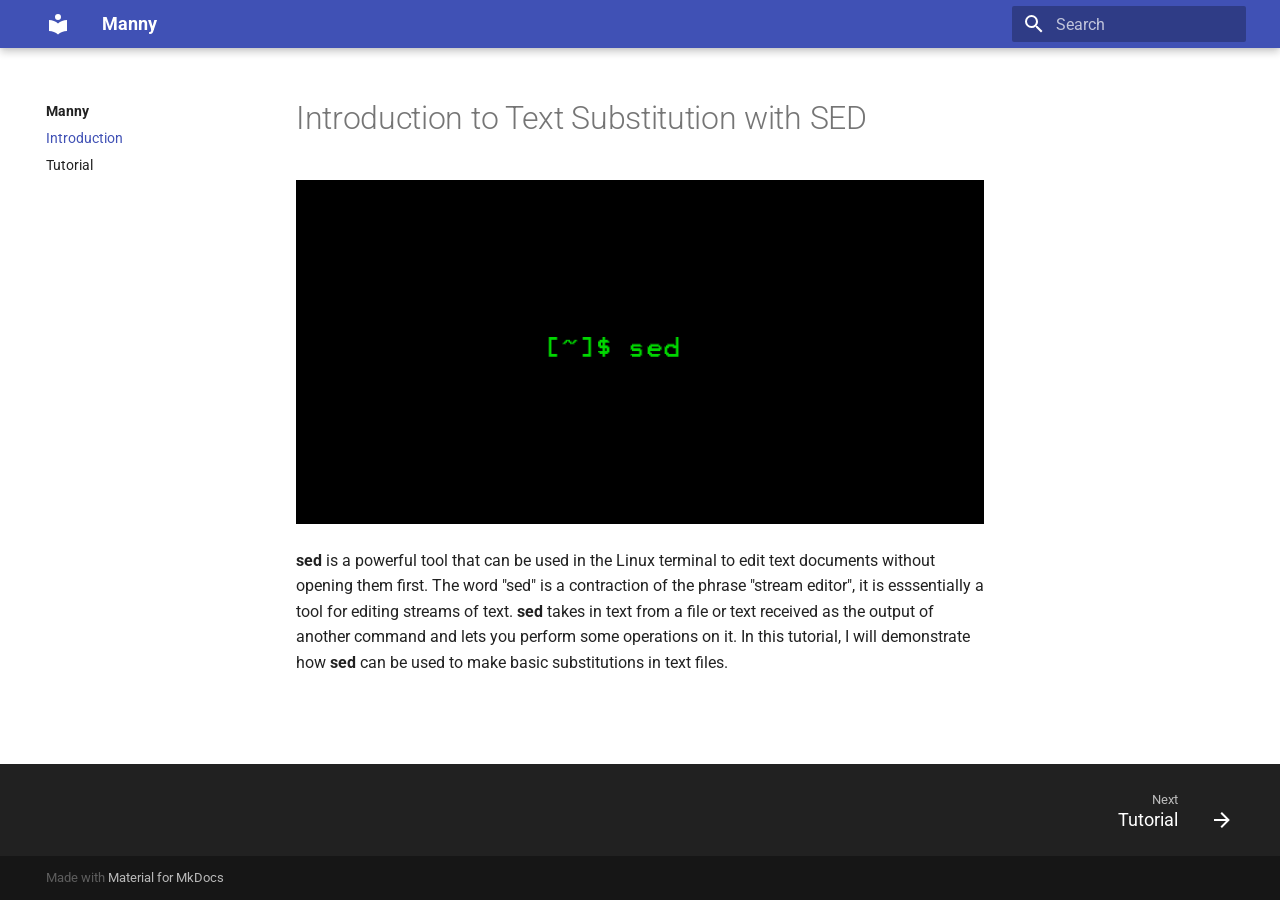
<file: .gitignore/site/index.html>
<!doctype html>
<html lang="en" class="no-js">
  <head>
    
      <meta charset="utf-8">
      <meta name="viewport" content="width=device-width,initial-scale=1">
      
      
      
        <link rel="canonical" href="https://Manny.github.io/">
      
      <link rel="icon" href="assets/images/favicon.png">
      <meta name="generator" content="mkdocs-1.3.0, mkdocs-material-8.3.9">
    
    
      
        <title>Manny</title>
      
    
    
      <link rel="stylesheet" href="assets/stylesheets/main.1d29e8d0.min.css">
      
        
        <link rel="stylesheet" href="assets/stylesheets/palette.cbb835fc.min.css">
        
      
      
    
    
    
      
        
        
        <link rel="preconnect" href="https://fonts.gstatic.com" crossorigin>
        <link rel="stylesheet" href="https://fonts.googleapis.com/css?family=Roboto:300,300i,400,400i,700,700i%7CRoboto+Mono:400,400i,700,700i&display=fallback">
        <style>:root{--md-text-font:"Roboto";--md-code-font:"Roboto Mono"}</style>
      
    
    
    <script>__md_scope=new URL(".",location),__md_get=(e,_=localStorage,t=__md_scope)=>JSON.parse(_.getItem(t.pathname+"."+e)),__md_set=(e,_,t=localStorage,a=__md_scope)=>{try{t.setItem(a.pathname+"."+e,JSON.stringify(_))}catch(e){}}</script>
    
      

    
    
  </head>
  
  
    
    
    
    
    
    <body dir="ltr" data-md-color-scheme="" data-md-color-primary="none" data-md-color-accent="none">
  
    
    
    <input class="md-toggle" data-md-toggle="drawer" type="checkbox" id="__drawer" autocomplete="off">
    <input class="md-toggle" data-md-toggle="search" type="checkbox" id="__search" autocomplete="off">
    <label class="md-overlay" for="__drawer"></label>
    <div data-md-component="skip">
      
        
        <a href="#introduction-to-text-substitution-with-sed" class="md-skip">
          Skip to content
        </a>
      
    </div>
    <div data-md-component="announce">
      
    </div>
    
    
      

<header class="md-header" data-md-component="header">
  <nav class="md-header__inner md-grid" aria-label="Header">
    <a href="." title="Manny" class="md-header__button md-logo" aria-label="Manny" data-md-component="logo">
      
  
  <svg xmlns="http://www.w3.org/2000/svg" viewBox="0 0 24 24"><path d="M12 8a3 3 0 0 0 3-3 3 3 0 0 0-3-3 3 3 0 0 0-3 3 3 3 0 0 0 3 3m0 3.54C9.64 9.35 6.5 8 3 8v11c3.5 0 6.64 1.35 9 3.54 2.36-2.19 5.5-3.54 9-3.54V8c-3.5 0-6.64 1.35-9 3.54Z"/></svg>

    </a>
    <label class="md-header__button md-icon" for="__drawer">
      <svg xmlns="http://www.w3.org/2000/svg" viewBox="0 0 24 24"><path d="M3 6h18v2H3V6m0 5h18v2H3v-2m0 5h18v2H3v-2Z"/></svg>
    </label>
    <div class="md-header__title" data-md-component="header-title">
      <div class="md-header__ellipsis">
        <div class="md-header__topic">
          <span class="md-ellipsis">
            Manny
          </span>
        </div>
        <div class="md-header__topic" data-md-component="header-topic">
          <span class="md-ellipsis">
            
              Introduction
            
          </span>
        </div>
      </div>
    </div>
    
    
    
      <label class="md-header__button md-icon" for="__search">
        <svg xmlns="http://www.w3.org/2000/svg" viewBox="0 0 24 24"><path d="M9.5 3A6.5 6.5 0 0 1 16 9.5c0 1.61-.59 3.09-1.56 4.23l.27.27h.79l5 5-1.5 1.5-5-5v-.79l-.27-.27A6.516 6.516 0 0 1 9.5 16 6.5 6.5 0 0 1 3 9.5 6.5 6.5 0 0 1 9.5 3m0 2C7 5 5 7 5 9.5S7 14 9.5 14 14 12 14 9.5 12 5 9.5 5Z"/></svg>
      </label>
      <div class="md-search" data-md-component="search" role="dialog">
  <label class="md-search__overlay" for="__search"></label>
  <div class="md-search__inner" role="search">
    <form class="md-search__form" name="search">
      <input type="text" class="md-search__input" name="query" aria-label="Search" placeholder="Search" autocapitalize="off" autocorrect="off" autocomplete="off" spellcheck="false" data-md-component="search-query" required>
      <label class="md-search__icon md-icon" for="__search">
        <svg xmlns="http://www.w3.org/2000/svg" viewBox="0 0 24 24"><path d="M9.5 3A6.5 6.5 0 0 1 16 9.5c0 1.61-.59 3.09-1.56 4.23l.27.27h.79l5 5-1.5 1.5-5-5v-.79l-.27-.27A6.516 6.516 0 0 1 9.5 16 6.5 6.5 0 0 1 3 9.5 6.5 6.5 0 0 1 9.5 3m0 2C7 5 5 7 5 9.5S7 14 9.5 14 14 12 14 9.5 12 5 9.5 5Z"/></svg>
        <svg xmlns="http://www.w3.org/2000/svg" viewBox="0 0 24 24"><path d="M20 11v2H8l5.5 5.5-1.42 1.42L4.16 12l7.92-7.92L13.5 5.5 8 11h12Z"/></svg>
      </label>
      <nav class="md-search__options" aria-label="Search">
        
        <button type="reset" class="md-search__icon md-icon" aria-label="Clear" tabindex="-1">
          <svg xmlns="http://www.w3.org/2000/svg" viewBox="0 0 24 24"><path d="M19 6.41 17.59 5 12 10.59 6.41 5 5 6.41 10.59 12 5 17.59 6.41 19 12 13.41 17.59 19 19 17.59 13.41 12 19 6.41Z"/></svg>
        </button>
      </nav>
      
        <div class="md-search__suggest" data-md-component="search-suggest"></div>
      
    </form>
    <div class="md-search__output">
      <div class="md-search__scrollwrap" data-md-scrollfix>
        <div class="md-search-result" data-md-component="search-result">
          <div class="md-search-result__meta">
            Initializing search
          </div>
          <ol class="md-search-result__list"></ol>
        </div>
      </div>
    </div>
  </div>
</div>
    
    
  </nav>
  
</header>
    
    <div class="md-container" data-md-component="container">
      
      
        
          
        
      
      <main class="md-main" data-md-component="main">
        <div class="md-main__inner md-grid">
          
            
              
              <div class="md-sidebar md-sidebar--primary" data-md-component="sidebar" data-md-type="navigation" >
                <div class="md-sidebar__scrollwrap">
                  <div class="md-sidebar__inner">
                    


<nav class="md-nav md-nav--primary" aria-label="Navigation" data-md-level="0">
  <label class="md-nav__title" for="__drawer">
    <a href="." title="Manny" class="md-nav__button md-logo" aria-label="Manny" data-md-component="logo">
      
  
  <svg xmlns="http://www.w3.org/2000/svg" viewBox="0 0 24 24"><path d="M12 8a3 3 0 0 0 3-3 3 3 0 0 0-3-3 3 3 0 0 0-3 3 3 3 0 0 0 3 3m0 3.54C9.64 9.35 6.5 8 3 8v11c3.5 0 6.64 1.35 9 3.54 2.36-2.19 5.5-3.54 9-3.54V8c-3.5 0-6.64 1.35-9 3.54Z"/></svg>

    </a>
    Manny
  </label>
  
  <ul class="md-nav__list" data-md-scrollfix>
    
      
      
      

  
  
    
  
  
    <li class="md-nav__item md-nav__item--active">
      
      <input class="md-nav__toggle md-toggle" data-md-toggle="toc" type="checkbox" id="__toc">
      
      
        
      
      
      <a href="." class="md-nav__link md-nav__link--active">
        Introduction
      </a>
      
    </li>
  

    
      
      
      

  
  
  
    <li class="md-nav__item">
      <a href="tut/" class="md-nav__link">
        Tutorial
      </a>
    </li>
  

    
  </ul>
</nav>
                  </div>
                </div>
              </div>
            
            
              
              <div class="md-sidebar md-sidebar--secondary" data-md-component="sidebar" data-md-type="toc" >
                <div class="md-sidebar__scrollwrap">
                  <div class="md-sidebar__inner">
                    

<nav class="md-nav md-nav--secondary" aria-label="Table of contents">
  
  
  
    
  
  
</nav>
                  </div>
                </div>
              </div>
            
          
          <div class="md-content" data-md-component="content">
            <article class="md-content__inner md-typeset">
              
                


<h1 id="introduction-to-text-substitution-with-sed">Introduction to Text Substitution with SED</h1>
<p><img alt="Screenshot" src="img/sedlogo.png" />  </p>
<p><strong>sed</strong> is a powerful tool that can be used in the Linux terminal to edit text documents without opening them first. The word "sed" is a contraction of the phrase "stream editor", it is esssentially a tool for editing streams of text. <strong>sed</strong> takes in text from a file or text received as the output of another command and lets you perform some operations on it. In this tutorial, I will demonstrate how <strong>sed</strong> can be used to make basic substitutions in text files.</p>

              
            </article>
            
  <script>var tabs=__md_get("__tabs");if(Array.isArray(tabs))e:for(var set of document.querySelectorAll(".tabbed-set")){var tab,labels=set.querySelector(".tabbed-labels");for(tab of tabs)for(var label of labels.getElementsByTagName("label"))if(label.innerText.trim()===tab){var input=document.getElementById(label.htmlFor);input.checked=!0;continue e}}</script>

          </div>
        </div>
        
      </main>
      
        <footer class="md-footer">
  
    
    <nav class="md-footer__inner md-grid" aria-label="Footer" >
      
      
        
        <a href="tut/" class="md-footer__link md-footer__link--next" aria-label="Next: Tutorial" rel="next">
          <div class="md-footer__title">
            <div class="md-ellipsis">
              <span class="md-footer__direction">
                Next
              </span>
              Tutorial
            </div>
          </div>
          <div class="md-footer__button md-icon">
            <svg xmlns="http://www.w3.org/2000/svg" viewBox="0 0 24 24"><path d="M4 11v2h12l-5.5 5.5 1.42 1.42L19.84 12l-7.92-7.92L10.5 5.5 16 11H4Z"/></svg>
          </div>
        </a>
      
    </nav>
  
  <div class="md-footer-meta md-typeset">
    <div class="md-footer-meta__inner md-grid">
      <div class="md-copyright">
  
  
    Made with
    <a href="https://squidfunk.github.io/mkdocs-material/" target="_blank" rel="noopener">
      Material for MkDocs
    </a>
  
</div>
      
    </div>
  </div>
</footer>
      
    </div>
    <div class="md-dialog" data-md-component="dialog">
      <div class="md-dialog__inner md-typeset"></div>
    </div>
    <script id="__config" type="application/json">{"base": ".", "features": "search.suggest search.highlight content.tabs.link", "search": "assets/javascripts/workers/search.b97dbffb.min.js", "translations": {"clipboard.copied": "Copied to clipboard", "clipboard.copy": "Copy to clipboard", "search.config.lang": "en", "search.config.pipeline": "trimmer, stopWordFilter", "search.config.separator": "[\\s\\-]+", "search.placeholder": "Search", "search.result.more.one": "1 more on this page", "search.result.more.other": "# more on this page", "search.result.none": "No matching documents", "search.result.one": "1 matching document", "search.result.other": "# matching documents", "search.result.placeholder": "Type to start searching", "search.result.term.missing": "Missing", "select.version.title": "Select version"}}</script>
    
    
      <script src="assets/javascripts/bundle.6c7ad80a.min.js"></script>
      
    
  </body>
</html>
</file>
<file: stylesheets/extra.css>
:root > * {
    --md-primary-fg-color:        #4A148C;
    --md-primary-fg-color--light: #38d438;
    --md-primary-fg-color--dark:  #f7f30e;
  }
  


.twitter {
    color: #1DA1F2;
}
</file>
<file: assets/stylesheets/main.bcfcd587.min.css>
@charset "UTF-8";html{-webkit-text-size-adjust:none;-moz-text-size-adjust:none;text-size-adjust:none;box-sizing:border-box}*,:after,:before{box-sizing:inherit}@media (prefers-reduced-motion){*,:after,:before{transition:none!important}}body{margin:0}a,button,input,label{-webkit-tap-highlight-color:transparent}a{color:inherit;text-decoration:none}hr{border:0;box-sizing:initial;display:block;height:.05rem;overflow:visible;padding:0}small{font-size:80%}sub,sup{line-height:1em}img{border-style:none}table{border-collapse:initial;border-spacing:0}td,th{font-weight:400;vertical-align:top}button{background:#0000;border:0;font-family:inherit;font-size:inherit;margin:0;padding:0}input{border:0;outline:none}:root{--md-primary-fg-color:#4051b5;--md-primary-fg-color--light:#5d6cc0;--md-primary-fg-color--dark:#303fa1;--md-primary-bg-color:#fff;--md-primary-bg-color--light:#ffffffb3;--md-accent-fg-color:#526cfe;--md-accent-fg-color--transparent:#526cfe1a;--md-accent-bg-color:#fff;--md-accent-bg-color--light:#ffffffb3}[data-md-color-scheme=default]{color-scheme:light}[data-md-color-scheme=default] img[src$="#gh-dark-mode-only"],[data-md-color-scheme=default] img[src$="#only-dark"]{display:none}:root,[data-md-color-scheme=default]{--md-hue:225deg;--md-default-fg-color:#000000de;--md-default-fg-color--light:#0000008a;--md-default-fg-color--lighter:#00000052;--md-default-fg-color--lightest:#00000012;--md-default-bg-color:#fff;--md-default-bg-color--light:#ffffffb3;--md-default-bg-color--lighter:#ffffff4d;--md-default-bg-color--lightest:#ffffff1f;--md-code-fg-color:#36464e;--md-code-bg-color:#f5f5f5;--md-code-hl-color:#4287ff;--md-code-hl-color--light:#4287ff1a;--md-code-hl-number-color:#d52a2a;--md-code-hl-special-color:#db1457;--md-code-hl-function-color:#a846b9;--md-code-hl-constant-color:#6e59d9;--md-code-hl-keyword-color:#3f6ec6;--md-code-hl-string-color:#1c7d4d;--md-code-hl-name-color:var(--md-code-fg-color);--md-code-hl-operator-color:var(--md-default-fg-color--light);--md-code-hl-punctuation-color:var(--md-default-fg-color--light);--md-code-hl-comment-color:var(--md-default-fg-color--light);--md-code-hl-generic-color:var(--md-default-fg-color--light);--md-code-hl-variable-color:var(--md-default-fg-color--light);--md-typeset-color:var(--md-default-fg-color);--md-typeset-a-color:var(--md-primary-fg-color);--md-typeset-del-color:#f5503d26;--md-typeset-ins-color:#0bd57026;--md-typeset-kbd-color:#fafafa;--md-typeset-kbd-accent-color:#fff;--md-typeset-kbd-border-color:#b8b8b8;--md-typeset-mark-color:#ffff0080;--md-typeset-table-color:#0000001f;--md-typeset-table-color--light:rgba(0,0,0,.035);--md-admonition-fg-color:var(--md-default-fg-color);--md-admonition-bg-color:var(--md-default-bg-color);--md-warning-fg-color:#000000de;--md-warning-bg-color:#ff9;--md-footer-fg-color:#fff;--md-footer-fg-color--light:#ffffffb3;--md-footer-fg-color--lighter:#ffffff73;--md-footer-bg-color:#000000de;--md-footer-bg-color--dark:#00000052;--md-shadow-z1:0 0.2rem 0.5rem #0000000d,0 0 0.05rem #0000001a;--md-shadow-z2:0 0.2rem 0.5rem #0000001a,0 0 0.05rem #00000040;--md-shadow-z3:0 0.2rem 0.5rem #0003,0 0 0.05rem #00000059}.md-icon svg{fill:currentcolor;display:block;height:1.2rem;width:1.2rem}body{-webkit-font-smoothing:antialiased;-moz-osx-font-smoothing:grayscale;--md-text-font-family:var(--md-text-font,_),-apple-system,BlinkMacSystemFont,Helvetica,Arial,sans-serif;--md-code-font-family:var(--md-code-font,_),SFMono-Regular,Consolas,Menlo,monospace}aside,body,input{font-feature-settings:"kern","liga";color:var(--md-typeset-color);font-family:var(--md-text-font-family)}code,kbd,pre{font-feature-settings:"kern";font-family:var(--md-code-font-family)}:root{--md-typeset-table-sort-icon:url('data:image/svg+xml;charset=utf-8,<svg xmlns="http://www.w3.org/2000/svg" viewBox="0 0 24 24"><path d="m18 21-4-4h3V7h-3l4-4 4 4h-3v10h3M2 19v-2h10v2M2 13v-2h7v2M2 7V5h4v2H2Z"/></svg>');--md-typeset-table-sort-icon--asc:url('data:image/svg+xml;charset=utf-8,<svg xmlns="http://www.w3.org/2000/svg" viewBox="0 0 24 24"><path d="M19 17h3l-4 4-4-4h3V3h2M2 17h10v2H2M6 5v2H2V5m0 6h7v2H2v-2Z"/></svg>');--md-typeset-table-sort-icon--desc:url('data:image/svg+xml;charset=utf-8,<svg xmlns="http://www.w3.org/2000/svg" viewBox="0 0 24 24"><path d="M19 7h3l-4-4-4 4h3v14h2M2 17h10v2H2M6 5v2H2V5m0 6h7v2H2v-2Z"/></svg>')}.md-typeset{-webkit-print-color-adjust:exact;color-adjust:exact;font-size:.8rem;line-height:1.6}@media print{.md-typeset{font-size:.68rem}}.md-typeset blockquote,.md-typeset dl,.md-typeset figure,.md-typeset ol,.md-typeset pre,.md-typeset ul{margin-bottom:1em;margin-top:1em}.md-typeset h1{color:var(--md-default-fg-color--light);font-size:2em;line-height:1.3;margin:0 0 1.25em}.md-typeset h1,.md-typeset h2{font-weight:300;letter-spacing:-.01em}.md-typeset h2{font-size:1.5625em;line-height:1.4;margin:1.6em 0 .64em}.md-typeset h3{font-size:1.25em;font-weight:400;letter-spacing:-.01em;line-height:1.5;margin:1.6em 0 .8em}.md-typeset h2+h3{margin-top:.8em}.md-typeset h4{font-weight:700;letter-spacing:-.01em;margin:1em 0}.md-typeset h5,.md-typeset h6{color:var(--md-default-fg-color--light);font-size:.8em;font-weight:700;letter-spacing:-.01em;margin:1.25em 0}.md-typeset h5{text-transform:uppercase}.md-typeset hr{border-bottom:.05rem solid var(--md-default-fg-color--lightest);display:flow-root;margin:1.5em 0}.md-typeset a{color:var(--md-typeset-a-color);word-break:break-word}.md-typeset a,.md-typeset a:before{transition:color 125ms}.md-typeset a:focus,.md-typeset a:hover{color:var(--md-accent-fg-color)}.md-typeset a:focus code,.md-typeset a:hover code{background-color:var(--md-accent-fg-color--transparent)}.md-typeset a code{color:currentcolor;transition:background-color 125ms}.md-typeset a.focus-visible{outline-color:var(--md-accent-fg-color);outline-offset:.2rem}.md-typeset code,.md-typeset kbd,.md-typeset pre{color:var(--md-code-fg-color);direction:ltr;font-variant-ligatures:none}@media print{.md-typeset code,.md-typeset kbd,.md-typeset pre{white-space:pre-wrap}}.md-typeset code{background-color:var(--md-code-bg-color);border-radius:.1rem;-webkit-box-decoration-break:clone;box-decoration-break:clone;font-size:.85em;padding:0 .2941176471em;word-break:break-word}.md-typeset code:not(.focus-visible){-webkit-tap-highlight-color:transparent;outline:none}.md-typeset pre{display:flow-root;line-height:1.4;position:relative}.md-typeset pre>code{-webkit-box-decoration-break:slice;box-decoration-break:slice;box-shadow:none;display:block;margin:0;outline-color:var(--md-accent-fg-color);overflow:auto;padding:.7720588235em 1.1764705882em;scrollbar-color:var(--md-default-fg-color--lighter) #0000;scrollbar-width:thin;touch-action:auto;word-break:normal}.md-typeset pre>code:hover{scrollbar-color:var(--md-accent-fg-color) #0000}.md-typeset pre>code::-webkit-scrollbar{height:.2rem;width:.2rem}.md-typeset pre>code::-webkit-scrollbar-thumb{background-color:var(--md-default-fg-color--lighter)}.md-typeset pre>code::-webkit-scrollbar-thumb:hover{background-color:var(--md-accent-fg-color)}.md-typeset kbd{background-color:var(--md-typeset-kbd-color);border-radius:.1rem;box-shadow:0 .1rem 0 .05rem var(--md-typeset-kbd-border-color),0 .1rem 0 var(--md-typeset-kbd-border-color),0 -.1rem .2rem var(--md-typeset-kbd-accent-color) inset;color:var(--md-default-fg-color);display:inline-block;font-size:.75em;padding:0 .6666666667em;vertical-align:text-top;word-break:break-word}.md-typeset mark{background-color:var(--md-typeset-mark-color);-webkit-box-decoration-break:clone;box-decoration-break:clone;color:inherit;word-break:break-word}.md-typeset abbr{border-bottom:.05rem dotted var(--md-default-fg-color--light);cursor:help;text-decoration:none}.md-typeset small{opacity:.75}[dir=ltr] .md-typeset sub,[dir=ltr] .md-typeset sup{margin-left:.078125em}[dir=rtl] .md-typeset sub,[dir=rtl] .md-typeset sup{margin-right:.078125em}[dir=ltr] .md-typeset blockquote{padding-left:.6rem}[dir=rtl] .md-typeset blockquote{padding-right:.6rem}[dir=ltr] .md-typeset blockquote{border-left:.2rem solid var(--md-default-fg-color--lighter)}[dir=rtl] .md-typeset blockquote{border-right:.2rem solid var(--md-default-fg-color--lighter)}.md-typeset blockquote{color:var(--md-default-fg-color--light);margin-left:0;margin-right:0}.md-typeset ul{list-style-type:disc}[dir=ltr] .md-typeset ol,[dir=ltr] .md-typeset ul{margin-left:.625em}[dir=rtl] .md-typeset ol,[dir=rtl] .md-typeset ul{margin-right:.625em}.md-typeset ol,.md-typeset ul{padding:0}.md-typeset ol:not([hidden]),.md-typeset ul:not([hidden]){display:flow-root}.md-typeset ol ol,.md-typeset ul ol{list-style-type:lower-alpha}.md-typeset ol ol ol,.md-typeset ul ol ol{list-style-type:lower-roman}[dir=ltr] .md-typeset ol li,[dir=ltr] .md-typeset ul li{margin-left:1.25em}[dir=rtl] .md-typeset ol li,[dir=rtl] .md-typeset ul li{margin-right:1.25em}.md-typeset ol li,.md-typeset ul li{margin-bottom:.5em}.md-typeset ol li blockquote,.md-typeset ol li p,.md-typeset ul li blockquote,.md-typeset ul li p{margin:.5em 0}.md-typeset ol li:last-child,.md-typeset ul li:last-child{margin-bottom:0}[dir=ltr] .md-typeset ol li ol,[dir=ltr] .md-typeset ol li ul,[dir=ltr] .md-typeset ul li ol,[dir=ltr] .md-typeset ul li ul{margin-left:.625em}[dir=rtl] .md-typeset ol li ol,[dir=rtl] .md-typeset ol li ul,[dir=rtl] .md-typeset ul li ol,[dir=rtl] .md-typeset ul li ul{margin-right:.625em}.md-typeset ol li ol,.md-typeset ol li ul,.md-typeset ul li ol,.md-typeset ul li ul{margin-bottom:.5em;margin-top:.5em}[dir=ltr] .md-typeset dd{margin-left:1.875em}[dir=rtl] .md-typeset dd{margin-right:1.875em}.md-typeset dd{margin-bottom:1.5em;margin-top:1em}.md-typeset img,.md-typeset svg,.md-typeset video{height:auto;max-width:100%}.md-typeset img[align=left]{margin:1em 1em 1em 0}.md-typeset img[align=right]{margin:1em 0 1em 1em}.md-typeset img[align]:only-child{margin-top:0}.md-typeset figure{display:flow-root;margin:1em auto;max-width:100%;text-align:center;width:-moz-fit-content;width:fit-content}.md-typeset figure img{display:block;margin:0 auto}.md-typeset figcaption{font-style:italic;margin:1em auto;max-width:24rem}.md-typeset iframe{max-width:100%}.md-typeset table:not([class]){background-color:var(--md-default-bg-color);border:.05rem solid var(--md-typeset-table-color);border-radius:.1rem;display:inline-block;font-size:.64rem;max-width:100%;overflow:auto;touch-action:auto}@media print{.md-typeset table:not([class]){display:table}}.md-typeset table:not([class])+*{margin-top:1.5em}.md-typeset table:not([class]) td>:first-child,.md-typeset table:not([class]) th>:first-child{margin-top:0}.md-typeset table:not([class]) td>:last-child,.md-typeset table:not([class]) th>:last-child{margin-bottom:0}.md-typeset table:not([class]) td:not([align]),.md-typeset table:not([class]) th:not([align]){text-align:left}[dir=rtl] .md-typeset table:not([class]) td:not([align]),[dir=rtl] .md-typeset table:not([class]) th:not([align]){text-align:right}.md-typeset table:not([class]) th{font-weight:700;min-width:5rem;padding:.9375em 1.25em;vertical-align:top}.md-typeset table:not([class]) td{border-top:.05rem solid var(--md-typeset-table-color);padding:.9375em 1.25em;vertical-align:top}.md-typeset table:not([class]) tbody tr{transition:background-color 125ms}.md-typeset table:not([class]) tbody tr:hover{background-color:var(--md-typeset-table-color--light);box-shadow:0 .05rem 0 var(--md-default-bg-color) inset}.md-typeset table:not([class]) a{word-break:normal}.md-typeset table th[role=columnheader]{cursor:pointer}[dir=ltr] .md-typeset table th[role=columnheader]:after{margin-left:.5em}[dir=rtl] .md-typeset table th[role=columnheader]:after{margin-right:.5em}.md-typeset table th[role=columnheader]:after{content:"";display:inline-block;height:1.2em;-webkit-mask-image:var(--md-typeset-table-sort-icon);mask-image:var(--md-typeset-table-sort-icon);-webkit-mask-repeat:no-repeat;mask-repeat:no-repeat;-webkit-mask-size:contain;mask-size:contain;transition:background-color 125ms;vertical-align:text-bottom;width:1.2em}.md-typeset table th[role=columnheader]:hover:after{background-color:var(--md-default-fg-color--lighter)}.md-typeset table th[role=columnheader][aria-sort=ascending]:after{background-color:var(--md-default-fg-color--light);-webkit-mask-image:var(--md-typeset-table-sort-icon--asc);mask-image:var(--md-typeset-table-sort-icon--asc)}.md-typeset table th[role=columnheader][aria-sort=descending]:after{background-color:var(--md-default-fg-color--light);-webkit-mask-image:var(--md-typeset-table-sort-icon--desc);mask-image:var(--md-typeset-table-sort-icon--desc)}.md-typeset__scrollwrap{margin:1em -.8rem;overflow-x:auto;touch-action:auto}.md-typeset__table{display:inline-block;margin-bottom:.5em;padding:0 .8rem}@media print{.md-typeset__table{display:block}}html .md-typeset__table table{display:table;margin:0;overflow:hidden;width:100%}@media screen and (max-width:44.984375em){.md-content__inner>pre{margin:1em -.8rem}.md-content__inner>pre code{border-radius:0}}.md-typeset .md-author{border-radius:100%;display:block;flex-shrink:0;height:1.6rem;overflow:hidden;position:relative;transition:color 125ms,transform 125ms;width:1.6rem}.md-typeset .md-author img{display:block}.md-typeset .md-author--more{background:var(--md-default-fg-color--lightest);color:var(--md-default-fg-color--lighter);font-size:.6rem;font-weight:700;line-height:1.6rem;text-align:center}.md-typeset .md-author--long{height:2.4rem;width:2.4rem}.md-typeset a.md-author{transform:scale(1)}.md-typeset a.md-author img{filter:grayscale(100%) opacity(75%);transition:filter 125ms}.md-typeset a.md-author:focus,.md-typeset a.md-author:hover{transform:scale(1.1);z-index:1}.md-typeset a.md-author:focus img,.md-typeset a.md-author:hover img{filter:grayscale(0)}.md-banner{background-color:var(--md-footer-bg-color);color:var(--md-footer-fg-color);overflow:auto}@media print{.md-banner{display:none}}.md-banner--warning{background-color:var(--md-warning-bg-color);color:var(--md-warning-fg-color)}.md-banner__inner{font-size:.7rem;margin:.6rem auto;padding:0 .8rem}[dir=ltr] .md-banner__button{float:right}[dir=rtl] .md-banner__button{float:left}.md-banner__button{color:inherit;cursor:pointer;transition:opacity .25s}.no-js .md-banner__button{display:none}.md-banner__button:hover{opacity:.7}html{font-size:125%;height:100%;overflow-x:hidden}@media screen and (min-width:100em){html{font-size:137.5%}}@media screen and (min-width:125em){html{font-size:150%}}body{background-color:var(--md-default-bg-color);display:flex;flex-direction:column;font-size:.5rem;min-height:100%;position:relative;width:100%}@media print{body{display:block}}@media screen and (max-width:59.984375em){body[data-md-scrolllock]{position:fixed}}.md-grid{margin-left:auto;margin-right:auto;max-width:61rem}.md-container{display:flex;flex-direction:column;flex-grow:1}@media print{.md-container{display:block}}.md-main{flex-grow:1}.md-main__inner{display:flex;height:100%;margin-top:1.5rem}.md-ellipsis{overflow:hidden;text-overflow:ellipsis}.md-toggle{display:none}.md-option{height:0;opacity:0;position:absolute;width:0}.md-option:checked+label:not([hidden]){display:block}.md-option.focus-visible+label{outline-color:var(--md-accent-fg-color);outline-style:auto}.md-skip{background-color:var(--md-default-fg-color);border-radius:.1rem;color:var(--md-default-bg-color);font-size:.64rem;margin:.5rem;opacity:0;outline-color:var(--md-accent-fg-color);padding:.3rem .5rem;position:fixed;transform:translateY(.4rem);z-index:-1}.md-skip:focus{opacity:1;transform:translateY(0);transition:transform .25s cubic-bezier(.4,0,.2,1),opacity 175ms 75ms;z-index:10}@page{margin:25mm}:root{--md-clipboard-icon:url('data:image/svg+xml;charset=utf-8,<svg xmlns="http://www.w3.org/2000/svg" viewBox="0 0 24 24"><path d="M19 21H8V7h11m0-2H8a2 2 0 0 0-2 2v14a2 2 0 0 0 2 2h11a2 2 0 0 0 2-2V7a2 2 0 0 0-2-2m-3-4H4a2 2 0 0 0-2 2v14h2V3h12V1Z"/></svg>')}.md-clipboard{border-radius:.1rem;color:var(--md-default-fg-color--lightest);cursor:pointer;height:1.5em;outline-color:var(--md-accent-fg-color);outline-offset:.1rem;position:absolute;right:.5em;top:.5em;transition:color .25s;width:1.5em;z-index:1}@media print{.md-clipboard{display:none}}.md-clipboard:not(.focus-visible){-webkit-tap-highlight-color:transparent;outline:none}:hover>.md-clipboard{color:var(--md-default-fg-color--light)}.md-clipboard:focus,.md-clipboard:hover{color:var(--md-accent-fg-color)}.md-clipboard:after{background-color:currentcolor;content:"";display:block;height:1.125em;margin:0 auto;-webkit-mask-image:var(--md-clipboard-icon);mask-image:var(--md-clipboard-icon);-webkit-mask-position:center;mask-position:center;-webkit-mask-repeat:no-repeat;mask-repeat:no-repeat;-webkit-mask-size:contain;mask-size:contain;width:1.125em}.md-clipboard--inline{cursor:pointer}.md-clipboard--inline code{transition:color .25s,background-color .25s}.md-clipboard--inline:focus code,.md-clipboard--inline:hover code{background-color:var(--md-accent-fg-color--transparent);color:var(--md-accent-fg-color)}@keyframes consent{0%{opacity:0;transform:translateY(100%)}to{opacity:1;transform:translateY(0)}}@keyframes overlay{0%{opacity:0}to{opacity:1}}.md-consent__overlay{animation:overlay .25s both;-webkit-backdrop-filter:blur(.1rem);backdrop-filter:blur(.1rem);background-color:#0000008a;height:100%;opacity:1;position:fixed;top:0;width:100%;z-index:5}.md-consent__inner{animation:consent .5s cubic-bezier(.1,.7,.1,1) both;background-color:var(--md-default-bg-color);border:0;border-radius:.1rem;bottom:0;box-shadow:0 0 .2rem #0000001a,0 .2rem .4rem #0003;max-height:100%;overflow:auto;padding:0;position:fixed;width:100%;z-index:5}.md-consent__form{padding:.8rem}.md-consent__settings{display:none;margin:1em 0}input:checked+.md-consent__settings{display:block}.md-consent__controls{margin-bottom:.8rem}.md-typeset .md-consent__controls .md-button{display:inline}@media screen and (max-width:44.984375em){.md-typeset .md-consent__controls .md-button{display:block;margin-top:.4rem;text-align:center;width:100%}}.md-consent label{cursor:pointer}.md-content{flex-grow:1;min-width:0}.md-content__inner{margin:0 .8rem 1.2rem;padding-top:.6rem}@media screen and (min-width:76.25em){[dir=ltr] .md-sidebar--primary:not([hidden])~.md-content>.md-content__inner{margin-left:1.2rem}[dir=ltr] .md-sidebar--secondary:not([hidden])~.md-content>.md-content__inner,[dir=rtl] .md-sidebar--primary:not([hidden])~.md-content>.md-content__inner{margin-right:1.2rem}[dir=rtl] .md-sidebar--secondary:not([hidden])~.md-content>.md-content__inner{margin-left:1.2rem}}.md-content__inner:before{content:"";display:block;height:.4rem}.md-content__inner>:last-child{margin-bottom:0}[dir=ltr] .md-content__button{float:right}[dir=rtl] .md-content__button{float:left}[dir=ltr] .md-content__button{margin-left:.4rem}[dir=rtl] .md-content__button{margin-right:.4rem}.md-content__button{margin:.4rem 0;padding:0}@media print{.md-content__button{display:none}}.md-typeset .md-content__button{color:var(--md-default-fg-color--lighter)}.md-content__button svg{display:inline;vertical-align:top}[dir=rtl] .md-content__button svg{transform:scaleX(-1)}[dir=ltr] .md-dialog{right:.8rem}[dir=rtl] .md-dialog{left:.8rem}.md-dialog{background-color:var(--md-default-fg-color);border-radius:.1rem;bottom:.8rem;box-shadow:var(--md-shadow-z3);min-width:11.1rem;opacity:0;padding:.4rem .6rem;pointer-events:none;position:fixed;transform:translateY(100%);transition:transform 0ms .4s,opacity .4s;z-index:4}@media print{.md-dialog{display:none}}.md-dialog--active{opacity:1;pointer-events:auto;transform:translateY(0);transition:transform .4s cubic-bezier(.075,.85,.175,1),opacity .4s}.md-dialog__inner{color:var(--md-default-bg-color);font-size:.7rem}.md-feedback{margin:2em 0 1em;text-align:center}.md-feedback fieldset{border:none;margin:0;padding:0}.md-feedback__title{font-weight:700;margin:1em auto}.md-feedback__inner{position:relative}.md-feedback__list{display:flex;flex-wrap:wrap;place-content:baseline center;position:relative}.md-feedback__list:hover .md-icon:not(:disabled){color:var(--md-default-fg-color--lighter)}:disabled .md-feedback__list{min-height:1.8rem}.md-feedback__icon{color:var(--md-default-fg-color--light);cursor:pointer;flex-shrink:0;margin:0 .1rem;transition:color 125ms}.md-feedback__icon:not(:disabled).md-icon:hover{color:var(--md-accent-fg-color)}.md-feedback__icon:disabled{color:var(--md-default-fg-color--lightest);pointer-events:none}.md-feedback__note{opacity:0;position:relative;transform:translateY(.4rem);transition:transform .4s cubic-bezier(.1,.7,.1,1),opacity .15s}.md-feedback__note>*{margin:0 auto;max-width:16rem}:disabled .md-feedback__note{opacity:1;transform:translateY(0)}.md-footer{background-color:var(--md-footer-bg-color);color:var(--md-footer-fg-color)}@media print{.md-footer{display:none}}.md-footer__inner{justify-content:space-between;overflow:auto;padding:.2rem}.md-footer__inner:not([hidden]){display:flex}.md-footer__link{align-items:end;display:flex;flex-grow:0.01;margin-bottom:.4rem;margin-top:1rem;max-width:100%;outline-color:var(--md-accent-fg-color);overflow:hidden;transition:opacity .25s}.md-footer__link:focus,.md-footer__link:hover{opacity:.7}[dir=rtl] .md-footer__link svg{transform:scaleX(-1)}@media screen and (max-width:44.984375em){.md-footer__link--prev{flex-shrink:0}.md-footer__link--prev .md-footer__title{display:none}}[dir=ltr] .md-footer__link--next{margin-left:auto}[dir=rtl] .md-footer__link--next{margin-right:auto}.md-footer__link--next{text-align:right}[dir=rtl] .md-footer__link--next{text-align:left}.md-footer__title{flex-grow:1;font-size:.9rem;margin-bottom:.7rem;max-width:calc(100% - 2.4rem);padding:0 1rem;white-space:nowrap}.md-footer__button{margin:.2rem;padding:.4rem}.md-footer__direction{font-size:.64rem;opacity:.7}.md-footer-meta{background-color:var(--md-footer-bg-color--dark)}.md-footer-meta__inner{display:flex;flex-wrap:wrap;justify-content:space-between;padding:.2rem}html .md-footer-meta.md-typeset a{color:var(--md-footer-fg-color--light)}html .md-footer-meta.md-typeset a:focus,html .md-footer-meta.md-typeset a:hover{color:var(--md-footer-fg-color)}.md-copyright{color:var(--md-footer-fg-color--lighter);font-size:.64rem;margin:auto .6rem;padding:.4rem 0;width:100%}@media screen and (min-width:45em){.md-copyright{width:auto}}.md-copyright__highlight{color:var(--md-footer-fg-color--light)}.md-social{display:inline-flex;gap:.2rem;margin:0 .4rem;padding:.2rem 0 .6rem}@media screen and (min-width:45em){.md-social{padding:.6rem 0}}.md-social__link{display:inline-block;height:1.6rem;text-align:center;width:1.6rem}.md-social__link:before{line-height:1.9}.md-social__link svg{fill:currentcolor;max-height:.8rem;vertical-align:-25%}.md-typeset .md-button{border:.1rem solid;border-radius:.1rem;color:var(--md-primary-fg-color);cursor:pointer;display:inline-block;font-weight:700;padding:.625em 2em;transition:color 125ms,background-color 125ms,border-color 125ms}.md-typeset .md-button--primary{background-color:var(--md-primary-fg-color);border-color:var(--md-primary-fg-color);color:var(--md-primary-bg-color)}.md-typeset .md-button:focus,.md-typeset .md-button:hover{background-color:var(--md-accent-fg-color);border-color:var(--md-accent-fg-color);color:var(--md-accent-bg-color)}[dir=ltr] .md-typeset .md-input{border-top-left-radius:.1rem}[dir=ltr] .md-typeset .md-input,[dir=rtl] .md-typeset .md-input{border-top-right-radius:.1rem}[dir=rtl] .md-typeset .md-input{border-top-left-radius:.1rem}.md-typeset .md-input{border-bottom:.1rem solid var(--md-default-fg-color--lighter);box-shadow:var(--md-shadow-z1);font-size:.8rem;height:1.8rem;padding:0 .6rem;transition:border .25s,box-shadow .25s}.md-typeset .md-input:focus,.md-typeset .md-input:hover{border-bottom-color:var(--md-accent-fg-color);box-shadow:var(--md-shadow-z2)}.md-typeset .md-input--stretch{width:100%}.md-header{background-color:var(--md-primary-fg-color);box-shadow:0 0 .2rem #0000,0 .2rem .4rem #0000;color:var(--md-primary-bg-color);display:block;left:0;position:sticky;right:0;top:0;z-index:4}@media print{.md-header{display:none}}.md-header[hidden]{transform:translateY(-100%);transition:transform .25s cubic-bezier(.8,0,.6,1),box-shadow .25s}.md-header--shadow{box-shadow:0 0 .2rem #0000001a,0 .2rem .4rem #0003;transition:transform .25s cubic-bezier(.1,.7,.1,1),box-shadow .25s}.md-header__inner{align-items:center;display:flex;padding:0 .2rem}.md-header__button{color:currentcolor;cursor:pointer;margin:.2rem;outline-color:var(--md-accent-fg-color);padding:.4rem;position:relative;transition:opacity .25s;vertical-align:middle;z-index:1}.md-header__button:hover{opacity:.7}.md-header__button:not([hidden]){display:inline-block}.md-header__button:not(.focus-visible){-webkit-tap-highlight-color:transparent;outline:none}.md-header__button.md-logo{margin:.2rem;padding:.4rem}@media screen and (max-width:76.234375em){.md-header__button.md-logo{display:none}}.md-header__button.md-logo img,.md-header__button.md-logo svg{fill:currentcolor;display:block;height:1.2rem;width:auto}@media screen and (min-width:60em){.md-header__button[for=__search]{display:none}}.no-js .md-header__button[for=__search]{display:none}[dir=rtl] .md-header__button[for=__search] svg{transform:scaleX(-1)}@media screen and (min-width:76.25em){.md-header__button[for=__drawer]{display:none}}.md-header__topic{display:flex;max-width:100%;position:absolute;transition:transform .4s cubic-bezier(.1,.7,.1,1),opacity .15s;white-space:nowrap}.md-header__topic+.md-header__topic{opacity:0;pointer-events:none;transform:translateX(1.25rem);transition:transform .4s cubic-bezier(1,.7,.1,.1),opacity .15s;z-index:-1}[dir=rtl] .md-header__topic+.md-header__topic{transform:translateX(-1.25rem)}.md-header__topic:first-child{font-weight:700}[dir=ltr] .md-header__title{margin-left:1rem;margin-right:.4rem}[dir=rtl] .md-header__title{margin-left:.4rem;margin-right:1rem}.md-header__title{flex-grow:1;font-size:.9rem;height:2.4rem;line-height:2.4rem}.md-header__title--active .md-header__topic{opacity:0;pointer-events:none;transform:translateX(-1.25rem);transition:transform .4s cubic-bezier(1,.7,.1,.1),opacity .15s;z-index:-1}[dir=rtl] .md-header__title--active .md-header__topic{transform:translateX(1.25rem)}.md-header__title--active .md-header__topic+.md-header__topic{opacity:1;pointer-events:auto;transform:translateX(0);transition:transform .4s cubic-bezier(.1,.7,.1,1),opacity .15s;z-index:0}.md-header__title>.md-header__ellipsis{height:100%;position:relative;width:100%}.md-header__option{display:flex;flex-shrink:0;max-width:100%;transition:max-width 0ms .25s,opacity .25s .25s;white-space:nowrap}[data-md-toggle=search]:checked~.md-header .md-header__option{max-width:0;opacity:0;transition:max-width 0ms,opacity 0ms}.md-header__option>input{bottom:0}.md-header__source{display:none}@media screen and (min-width:60em){[dir=ltr] .md-header__source{margin-left:1rem}[dir=rtl] .md-header__source{margin-right:1rem}.md-header__source{display:block;max-width:11.7rem;width:11.7rem}}@media screen and (min-width:76.25em){[dir=ltr] .md-header__source{margin-left:1.4rem}[dir=rtl] .md-header__source{margin-right:1.4rem}}.md-meta{color:var(--md-default-fg-color--light);font-size:.7rem;line-height:1.3}.md-meta__list{display:inline-flex;flex-wrap:wrap;list-style:none;margin:0;padding:0}.md-meta__item:not(:last-child):after{content:"·";margin-left:.2rem;margin-right:.2rem}.md-meta__link{color:var(--md-typeset-a-color)}.md-meta__link:focus,.md-meta__link:hover{color:var(--md-accent-fg-color)}.md-draft{background-color:#ff1744;border-radius:.125em;color:#fff;display:inline-block;font-weight:700;padding-left:.5714285714em;padding-right:.5714285714em}:root{--md-nav-icon--prev:url('data:image/svg+xml;charset=utf-8,<svg xmlns="http://www.w3.org/2000/svg" viewBox="0 0 24 24"><path d="M20 11v2H8l5.5 5.5-1.42 1.42L4.16 12l7.92-7.92L13.5 5.5 8 11h12Z"/></svg>');--md-nav-icon--next:url('data:image/svg+xml;charset=utf-8,<svg xmlns="http://www.w3.org/2000/svg" viewBox="0 0 24 24"><path d="M8.59 16.58 13.17 12 8.59 7.41 10 6l6 6-6 6-1.41-1.42Z"/></svg>');--md-toc-icon:url('data:image/svg+xml;charset=utf-8,<svg xmlns="http://www.w3.org/2000/svg" viewBox="0 0 24 24"><path d="M3 9h14V7H3v2m0 4h14v-2H3v2m0 4h14v-2H3v2m16 0h2v-2h-2v2m0-10v2h2V7h-2m0 6h2v-2h-2v2Z"/></svg>')}.md-nav{font-size:.7rem;line-height:1.3}.md-nav__title{color:var(--md-default-fg-color--light);display:block;font-weight:700;overflow:hidden;padding:0 .6rem;text-overflow:ellipsis}.md-nav__title .md-nav__button{display:none}.md-nav__title .md-nav__button img{height:100%;width:auto}.md-nav__title .md-nav__button.md-logo img,.md-nav__title .md-nav__button.md-logo svg{fill:currentcolor;display:block;height:2.4rem;max-width:100%;object-fit:contain;width:auto}.md-nav__list{list-style:none;margin:0;padding:0}.md-nav__link{align-items:flex-start;display:flex;gap:.4rem;margin-top:.625em;scroll-snap-align:start;transition:color 125ms}.md-nav__link--passed{color:var(--md-default-fg-color--light)}.md-nav__item .md-nav__link--active,.md-nav__item .md-nav__link--active code{color:var(--md-typeset-a-color)}.md-nav__link .md-ellipsis{position:relative}[dir=ltr] .md-nav__link .md-icon:last-child{margin-left:auto}[dir=rtl] .md-nav__link .md-icon:last-child{margin-right:auto}.md-nav__link svg{fill:currentcolor;flex-shrink:0;height:1.3em}.md-nav__link[for]:focus,.md-nav__link[for]:hover,.md-nav__link[href]:focus,.md-nav__link[href]:hover{color:var(--md-accent-fg-color);cursor:pointer}.md-nav__link.focus-visible{outline-color:var(--md-accent-fg-color);outline-offset:.2rem}.md-nav--primary .md-nav__link[for=__toc]{display:none}.md-nav--primary .md-nav__link[for=__toc] .md-icon:after{background-color:currentcolor;display:block;height:100%;-webkit-mask-image:var(--md-toc-icon);mask-image:var(--md-toc-icon);width:100%}.md-nav--primary .md-nav__link[for=__toc]~.md-nav{display:none}.md-nav__container>.md-nav__link{margin-top:0}.md-nav__container>.md-nav__link:first-child{flex-grow:1;min-width:0}.md-nav__icon{flex-shrink:0}.md-nav__source{display:none}@media screen and (max-width:76.234375em){.md-nav--primary,.md-nav--primary .md-nav{background-color:var(--md-default-bg-color);display:flex;flex-direction:column;height:100%;left:0;position:absolute;right:0;top:0;z-index:1}.md-nav--primary .md-nav__item,.md-nav--primary .md-nav__title{font-size:.8rem;line-height:1.5}.md-nav--primary .md-nav__title{background-color:var(--md-default-fg-color--lightest);color:var(--md-default-fg-color--light);cursor:pointer;height:5.6rem;line-height:2.4rem;padding:3rem .8rem .2rem;position:relative;white-space:nowrap}[dir=ltr] .md-nav--primary .md-nav__title .md-nav__icon{left:.4rem}[dir=rtl] .md-nav--primary .md-nav__title .md-nav__icon{right:.4rem}.md-nav--primary .md-nav__title .md-nav__icon{display:block;height:1.2rem;margin:.2rem;position:absolute;top:.4rem;width:1.2rem}.md-nav--primary .md-nav__title .md-nav__icon:after{background-color:currentcolor;content:"";display:block;height:100%;-webkit-mask-image:var(--md-nav-icon--prev);mask-image:var(--md-nav-icon--prev);-webkit-mask-position:center;mask-position:center;-webkit-mask-repeat:no-repeat;mask-repeat:no-repeat;-webkit-mask-size:contain;mask-size:contain;width:100%}.md-nav--primary .md-nav__title~.md-nav__list{background-color:var(--md-default-bg-color);box-shadow:0 .05rem 0 var(--md-default-fg-color--lightest) inset;overflow-y:auto;scroll-snap-type:y mandatory;touch-action:pan-y}.md-nav--primary .md-nav__title~.md-nav__list>:first-child{border-top:0}.md-nav--primary .md-nav__title[for=__drawer]{background-color:var(--md-primary-fg-color);color:var(--md-primary-bg-color);font-weight:700}.md-nav--primary .md-nav__title .md-logo{display:block;left:.2rem;margin:.2rem;padding:.4rem;position:absolute;right:.2rem;top:.2rem}.md-nav--primary .md-nav__list{flex:1}.md-nav--primary .md-nav__item{border-top:.05rem solid var(--md-default-fg-color--lightest)}.md-nav--primary .md-nav__item--active>.md-nav__link{color:var(--md-typeset-a-color)}.md-nav--primary .md-nav__item--active>.md-nav__link:focus,.md-nav--primary .md-nav__item--active>.md-nav__link:hover{color:var(--md-accent-fg-color)}.md-nav--primary .md-nav__link{margin-top:0;padding:.6rem .8rem}.md-nav--primary .md-nav__link svg{margin-top:.1em}.md-nav--primary .md-nav__link>.md-nav__link{padding:0}[dir=ltr] .md-nav--primary .md-nav__link .md-nav__icon{margin-right:-.2rem}[dir=rtl] .md-nav--primary .md-nav__link .md-nav__icon{margin-left:-.2rem}.md-nav--primary .md-nav__link .md-nav__icon{font-size:1.2rem;height:1.2rem;width:1.2rem}.md-nav--primary .md-nav__link .md-nav__icon:after{background-color:currentcolor;content:"";display:block;height:100%;-webkit-mask-image:var(--md-nav-icon--next);mask-image:var(--md-nav-icon--next);-webkit-mask-position:center;mask-position:center;-webkit-mask-repeat:no-repeat;mask-repeat:no-repeat;-webkit-mask-size:contain;mask-size:contain;width:100%}[dir=rtl] .md-nav--primary .md-nav__icon:after{transform:scale(-1)}.md-nav--primary .md-nav--secondary .md-nav{background-color:initial;position:static}[dir=ltr] .md-nav--primary .md-nav--secondary .md-nav .md-nav__link{padding-left:1.4rem}[dir=rtl] .md-nav--primary .md-nav--secondary .md-nav .md-nav__link{padding-right:1.4rem}[dir=ltr] .md-nav--primary .md-nav--secondary .md-nav .md-nav .md-nav__link{padding-left:2rem}[dir=rtl] .md-nav--primary .md-nav--secondary .md-nav .md-nav .md-nav__link{padding-right:2rem}[dir=ltr] .md-nav--primary .md-nav--secondary .md-nav .md-nav .md-nav .md-nav__link{padding-left:2.6rem}[dir=rtl] .md-nav--primary .md-nav--secondary .md-nav .md-nav .md-nav .md-nav__link{padding-right:2.6rem}[dir=ltr] .md-nav--primary .md-nav--secondary .md-nav .md-nav .md-nav .md-nav .md-nav__link{padding-left:3.2rem}[dir=rtl] .md-nav--primary .md-nav--secondary .md-nav .md-nav .md-nav .md-nav .md-nav__link{padding-right:3.2rem}.md-nav--secondary{background-color:initial}.md-nav__toggle~.md-nav{display:flex;opacity:0;transform:translateX(100%);transition:transform .25s cubic-bezier(.8,0,.6,1),opacity 125ms 50ms}[dir=rtl] .md-nav__toggle~.md-nav{transform:translateX(-100%)}.md-nav__toggle:checked~.md-nav{opacity:1;transform:translateX(0);transition:transform .25s cubic-bezier(.4,0,.2,1),opacity 125ms 125ms}.md-nav__toggle:checked~.md-nav>.md-nav__list{-webkit-backface-visibility:hidden;backface-visibility:hidden}}@media screen and (max-width:59.984375em){.md-nav--primary .md-nav__link[for=__toc]{display:flex}.md-nav--primary .md-nav__link[for=__toc] .md-icon:after{content:""}.md-nav--primary .md-nav__link[for=__toc]+.md-nav__link{display:none}.md-nav--primary .md-nav__link[for=__toc]~.md-nav{display:flex}.md-nav__source{background-color:var(--md-primary-fg-color--dark);color:var(--md-primary-bg-color);display:block;padding:0 .2rem}}@media screen and (min-width:60em) and (max-width:76.234375em){.md-nav--integrated .md-nav__link[for=__toc]{display:flex}.md-nav--integrated .md-nav__link[for=__toc] .md-icon:after{content:""}.md-nav--integrated .md-nav__link[for=__toc]+.md-nav__link{display:none}.md-nav--integrated .md-nav__link[for=__toc]~.md-nav{display:flex}}@media screen and (min-width:60em){.md-nav{margin-bottom:-.4rem}.md-nav--secondary .md-nav__title{background:var(--md-default-bg-color);box-shadow:0 0 .4rem .4rem var(--md-default-bg-color);position:sticky;top:0;z-index:1}.md-nav--secondary .md-nav__title[for=__toc]{scroll-snap-align:start}.md-nav--secondary .md-nav__title .md-nav__icon{display:none}[dir=ltr] .md-nav--secondary .md-nav__list{padding-left:.6rem}[dir=rtl] .md-nav--secondary .md-nav__list{padding-right:.6rem}.md-nav--secondary .md-nav__list{padding-bottom:.4rem}[dir=ltr] .md-nav--secondary .md-nav__item>.md-nav__link{margin-right:.4rem}[dir=rtl] .md-nav--secondary .md-nav__item>.md-nav__link{margin-left:.4rem}}@media screen and (min-width:76.25em){.md-nav{margin-bottom:-.4rem;transition:max-height .25s cubic-bezier(.86,0,.07,1)}.md-nav--primary .md-nav__title{background:var(--md-default-bg-color);box-shadow:0 0 .4rem .4rem var(--md-default-bg-color);position:sticky;top:0;z-index:1}.md-nav--primary .md-nav__title[for=__drawer]{scroll-snap-align:start}.md-nav--primary .md-nav__title .md-nav__icon{display:none}[dir=ltr] .md-nav--primary .md-nav__list{padding-left:.6rem}[dir=rtl] .md-nav--primary .md-nav__list{padding-right:.6rem}.md-nav--primary .md-nav__list{padding-bottom:.4rem}[dir=ltr] .md-nav--primary .md-nav__item>.md-nav__link{margin-right:.4rem}[dir=rtl] .md-nav--primary .md-nav__item>.md-nav__link{margin-left:.4rem}.md-nav__toggle~.md-nav{display:grid;grid-template-rows:0fr;opacity:0;transition:grid-template-rows .25s cubic-bezier(.86,0,.07,1),opacity .25s,visibility 0ms .25s;visibility:collapse}.md-nav__toggle~.md-nav>.md-nav__list{overflow:hidden}.md-nav__toggle.md-toggle--indeterminate~.md-nav,.md-nav__toggle:checked~.md-nav{grid-template-rows:1fr;opacity:1;transition:grid-template-rows .25s cubic-bezier(.86,0,.07,1),opacity .15s .1s,visibility 0ms;visibility:visible}.md-nav__toggle.md-toggle--indeterminate~.md-nav{transition:none}.md-nav__item--nested>.md-nav>.md-nav__title{display:none}.md-nav__item--section{display:block;margin:1.25em 0}.md-nav__item--section:last-child{margin-bottom:0}.md-nav__item--section>.md-nav__link{font-weight:700}.md-nav__item--section>.md-nav__link[for]{color:var(--md-default-fg-color--light)}.md-nav__item--section>.md-nav__link:not(.md-nav__container){pointer-events:none}.md-nav__item--section>.md-nav__link .md-icon,.md-nav__item--section>.md-nav__link>[for]{display:none}[dir=ltr] .md-nav__item--section>.md-nav{margin-left:-.6rem}[dir=rtl] .md-nav__item--section>.md-nav{margin-right:-.6rem}.md-nav__item--section>.md-nav{display:block;opacity:1;visibility:visible}.md-nav__item--section>.md-nav>.md-nav__list>.md-nav__item{padding:0}.md-nav__icon{border-radius:100%;height:.9rem;transition:background-color .25s;width:.9rem}.md-nav__icon:hover{background-color:var(--md-accent-fg-color--transparent)}.md-nav__icon:after{background-color:currentcolor;border-radius:100%;content:"";display:inline-block;height:100%;-webkit-mask-image:var(--md-nav-icon--next);mask-image:var(--md-nav-icon--next);-webkit-mask-position:center;mask-position:center;-webkit-mask-repeat:no-repeat;mask-repeat:no-repeat;-webkit-mask-size:contain;mask-size:contain;transition:transform .25s;vertical-align:-.1rem;width:100%}[dir=rtl] .md-nav__icon:after{transform:rotate(180deg)}.md-nav__item--nested .md-nav__toggle:checked~.md-nav__link .md-nav__icon:after,.md-nav__item--nested .md-toggle--indeterminate~.md-nav__link .md-nav__icon:after{transform:rotate(90deg)}.md-nav--lifted>.md-nav__list>.md-nav__item,.md-nav--lifted>.md-nav__title{display:none}.md-nav--lifted>.md-nav__list>.md-nav__item--active{display:block}.md-nav--lifted>.md-nav__list>.md-nav__item--active>.md-nav__link{background:var(--md-default-bg-color);box-shadow:0 0 .4rem .4rem var(--md-default-bg-color);margin-top:0;position:sticky;top:0;z-index:1}.md-nav--lifted>.md-nav__list>.md-nav__item--active>.md-nav__link:not(.md-nav__container){pointer-events:none}.md-nav--lifted>.md-nav__list>.md-nav__item--active.md-nav__item--section{margin:0}[dir=ltr] .md-nav--lifted>.md-nav__list>.md-nav__item>.md-nav:not(.md-nav--secondary){margin-left:-.6rem}[dir=rtl] .md-nav--lifted>.md-nav__list>.md-nav__item>.md-nav:not(.md-nav--secondary){margin-right:-.6rem}.md-nav--lifted>.md-nav__list>.md-nav__item>[for]{color:var(--md-default-fg-color--light)}.md-nav--lifted .md-nav[data-md-level="1"]{grid-template-rows:1fr;opacity:1;visibility:visible}[dir=ltr] .md-nav--integrated>.md-nav__list>.md-nav__item--active .md-nav--secondary{border-left:.05rem solid var(--md-primary-fg-color)}[dir=rtl] .md-nav--integrated>.md-nav__list>.md-nav__item--active .md-nav--secondary{border-right:.05rem solid var(--md-primary-fg-color)}.md-nav--integrated>.md-nav__list>.md-nav__item--active .md-nav--secondary{display:block;margin-bottom:1.25em;opacity:1;visibility:visible}.md-nav--integrated>.md-nav__list>.md-nav__item--active .md-nav--secondary>.md-nav__list{overflow:visible;padding-bottom:0}.md-nav--integrated>.md-nav__list>.md-nav__item--active .md-nav--secondary>.md-nav__title{display:none}}.md-pagination{font-size:.8rem;font-weight:700;gap:.4rem}.md-pagination,.md-pagination>*{align-items:center;display:flex;justify-content:center}.md-pagination>*{border-radius:.2rem;height:1.8rem;min-width:1.8rem;text-align:center}.md-pagination__current{background-color:var(--md-default-fg-color--lightest);color:var(--md-default-fg-color--light)}.md-pagination__link{transition:color 125ms,background-color 125ms}.md-pagination__link:focus,.md-pagination__link:hover{background-color:var(--md-accent-fg-color--transparent);color:var(--md-accent-fg-color)}.md-pagination__link:focus svg,.md-pagination__link:hover svg{color:var(--md-accent-fg-color)}.md-pagination__link.focus-visible{outline-color:var(--md-accent-fg-color);outline-offset:.2rem}.md-pagination__link svg{fill:currentcolor;color:var(--md-default-fg-color--lighter);display:block;max-height:100%;width:1.2rem}.md-post__back{border-bottom:.05rem solid var(--md-default-fg-color--lightest);margin-bottom:1.2rem;padding-bottom:1.2rem}@media screen and (max-width:76.234375em){.md-post__back{display:none}}[dir=rtl] .md-post__back svg{transform:scaleX(-1)}.md-post__authors{display:flex;flex-direction:column;gap:.6rem;margin:0 .6rem 1.2rem}.md-post .md-post__meta a{transition:color 125ms}.md-post .md-post__meta a:focus,.md-post .md-post__meta a:hover{color:var(--md-accent-fg-color)}.md-post__title{color:var(--md-default-fg-color--light);font-weight:700}.md-post--excerpt{margin-bottom:3.2rem}.md-post--excerpt .md-post__header{align-items:center;display:flex;gap:.6rem;min-height:1.6rem}.md-post--excerpt .md-post__authors{align-items:center;display:inline-flex;flex-direction:row;gap:.2rem;margin:0;min-height:2.4rem}[dir=ltr] .md-post--excerpt .md-post__meta .md-meta__list{margin-right:.4rem}[dir=rtl] .md-post--excerpt .md-post__meta .md-meta__list{margin-left:.4rem}.md-post--excerpt .md-post__content>:first-child{--md-scroll-margin:6rem;margin-top:0}.md-post>.md-nav--secondary{margin:1em 0}.md-profile{align-items:center;display:flex;font-size:.7rem;gap:.6rem;line-height:1.4;width:100%}.md-profile__description{flex-grow:1}.md-content--post{display:flex}@media screen and (max-width:76.234375em){.md-content--post{flex-flow:column-reverse}}.md-content--post>.md-content__inner{min-width:0}@media screen and (min-width:76.25em){[dir=ltr] .md-content--post>.md-content__inner{margin-left:1.2rem}[dir=rtl] .md-content--post>.md-content__inner{margin-right:1.2rem}}@media screen and (max-width:76.234375em){.md-sidebar.md-sidebar--post{padding:0;position:static;width:100%}.md-sidebar.md-sidebar--post .md-sidebar__scrollwrap{overflow:visible}.md-sidebar.md-sidebar--post .md-sidebar__inner{padding:0}.md-sidebar.md-sidebar--post .md-post__meta{margin-left:.6rem;margin-right:.6rem}.md-sidebar.md-sidebar--post .md-nav__item{border:none;display:inline}.md-sidebar.md-sidebar--post .md-nav__list{display:inline-flex;flex-wrap:wrap;gap:.6rem;padding-bottom:.6rem;padding-top:.6rem}.md-sidebar.md-sidebar--post .md-nav__link{padding:0}.md-sidebar.md-sidebar--post .md-nav{height:auto;margin-bottom:0;position:static}}:root{--md-progress-value:0;--md-progress-delay:400ms}.md-progress{background:var(--md-primary-bg-color);height:.075rem;opacity:min(clamp(0,var(--md-progress-value),1),clamp(0,100 - var(--md-progress-value),1));position:fixed;top:0;transform:scaleX(calc(var(--md-progress-value)*1%));transform-origin:left;transition:transform .5s cubic-bezier(.19,1,.22,1),opacity .25s var(--md-progress-delay);width:100%;z-index:4}:root{--md-search-result-icon:url('data:image/svg+xml;charset=utf-8,<svg xmlns="http://www.w3.org/2000/svg" viewBox="0 0 24 24"><path d="M14 2H6a2 2 0 0 0-2 2v16a2 2 0 0 0 2 2h7c-.41-.25-.8-.56-1.14-.9-.33-.33-.61-.7-.86-1.1H6V4h7v5h5v1.18c.71.16 1.39.43 2 .82V8l-6-6m6.31 16.9c1.33-2.11.69-4.9-1.4-6.22-2.11-1.33-4.91-.68-6.22 1.4-1.34 2.11-.69 4.89 1.4 6.22 1.46.93 3.32.93 4.79.02L22 23.39 23.39 22l-3.08-3.1m-3.81.1a2.5 2.5 0 0 1-2.5-2.5 2.5 2.5 0 0 1 2.5-2.5 2.5 2.5 0 0 1 2.5 2.5 2.5 2.5 0 0 1-2.5 2.5Z"/></svg>')}.md-search{position:relative}@media screen and (min-width:60em){.md-search{padding:.2rem 0}}.no-js .md-search{display:none}.md-search__overlay{opacity:0;z-index:1}@media screen and (max-width:59.984375em){[dir=ltr] .md-search__overlay{left:-2.2rem}[dir=rtl] .md-search__overlay{right:-2.2rem}.md-search__overlay{background-color:var(--md-default-bg-color);border-radius:1rem;height:2rem;overflow:hidden;pointer-events:none;position:absolute;top:-1rem;transform-origin:center;transition:transform .3s .1s,opacity .2s .2s;width:2rem}[data-md-toggle=search]:checked~.md-header .md-search__overlay{opacity:1;transition:transform .4s,opacity .1s}}@media screen and (min-width:60em){[dir=ltr] .md-search__overlay{left:0}[dir=rtl] .md-search__overlay{right:0}.md-search__overlay{background-color:#0000008a;cursor:pointer;height:0;position:fixed;top:0;transition:width 0ms .25s,height 0ms .25s,opacity .25s;width:0}[data-md-toggle=search]:checked~.md-header .md-search__overlay{height:200vh;opacity:1;transition:width 0ms,height 0ms,opacity .25s;width:100%}}@media screen and (max-width:29.984375em){[data-md-toggle=search]:checked~.md-header .md-search__overlay{transform:scale(45)}}@media screen and (min-width:30em) and (max-width:44.984375em){[data-md-toggle=search]:checked~.md-header .md-search__overlay{transform:scale(60)}}@media screen and (min-width:45em) and (max-width:59.984375em){[data-md-toggle=search]:checked~.md-header .md-search__overlay{transform:scale(75)}}.md-search__inner{-webkit-backface-visibility:hidden;backface-visibility:hidden}@media screen and (max-width:59.984375em){[dir=ltr] .md-search__inner{left:0}[dir=rtl] .md-search__inner{right:0}.md-search__inner{height:0;opacity:0;overflow:hidden;position:fixed;top:0;transform:translateX(5%);transition:width 0ms .3s,height 0ms .3s,transform .15s cubic-bezier(.4,0,.2,1) .15s,opacity .15s .15s;width:0;z-index:2}[dir=rtl] .md-search__inner{transform:translateX(-5%)}[data-md-toggle=search]:checked~.md-header .md-search__inner{height:100%;opacity:1;transform:translateX(0);transition:width 0ms 0ms,height 0ms 0ms,transform .15s cubic-bezier(.1,.7,.1,1) .15s,opacity .15s .15s;width:100%}}@media screen and (min-width:60em){[dir=ltr] .md-search__inner{float:right}[dir=rtl] .md-search__inner{float:left}.md-search__inner{padding:.1rem 0;position:relative;transition:width .25s cubic-bezier(.1,.7,.1,1);width:11.7rem}}@media screen and (min-width:60em) and (max-width:76.234375em){[data-md-toggle=search]:checked~.md-header .md-search__inner{width:23.4rem}}@media screen and (min-width:76.25em){[data-md-toggle=search]:checked~.md-header .md-search__inner{width:34.4rem}}.md-search__form{background-color:var(--md-default-bg-color);box-shadow:0 0 .6rem #0000;height:2.4rem;position:relative;transition:color .25s,background-color .25s;z-index:2}@media screen and (min-width:60em){.md-search__form{background-color:#00000042;border-radius:.1rem;height:1.8rem}.md-search__form:hover{background-color:#ffffff1f}}[data-md-toggle=search]:checked~.md-header .md-search__form{background-color:var(--md-default-bg-color);border-radius:.1rem .1rem 0 0;box-shadow:0 0 .6rem #00000012;color:var(--md-default-fg-color)}[dir=ltr] .md-search__input{padding-left:3.6rem;padding-right:2.2rem}[dir=rtl] .md-search__input{padding-left:2.2rem;padding-right:3.6rem}.md-search__input{background:#0000;font-size:.9rem;height:100%;position:relative;text-overflow:ellipsis;width:100%;z-index:2}.md-search__input::placeholder{transition:color .25s}.md-search__input::placeholder,.md-search__input~.md-search__icon{color:var(--md-default-fg-color--light)}.md-search__input::-ms-clear{display:none}@media screen and (max-width:59.984375em){.md-search__input{font-size:.9rem;height:2.4rem;width:100%}}@media screen and (min-width:60em){[dir=ltr] .md-search__input{padding-left:2.2rem}[dir=rtl] .md-search__input{padding-right:2.2rem}.md-search__input{color:inherit;font-size:.8rem}.md-search__input::placeholder{color:var(--md-primary-bg-color--light)}.md-search__input+.md-search__icon{color:var(--md-primary-bg-color)}[data-md-toggle=search]:checked~.md-header .md-search__input{text-overflow:clip}[data-md-toggle=search]:checked~.md-header .md-search__input+.md-search__icon{color:var(--md-default-fg-color--light)}[data-md-toggle=search]:checked~.md-header .md-search__input::placeholder{color:#0000}}.md-search__icon{cursor:pointer;display:inline-block;height:1.2rem;transition:color .25s,opacity .25s;width:1.2rem}.md-search__icon:hover{opacity:.7}[dir=ltr] .md-search__icon[for=__search]{left:.5rem}[dir=rtl] .md-search__icon[for=__search]{right:.5rem}.md-search__icon[for=__search]{position:absolute;top:.3rem;z-index:2}[dir=rtl] .md-search__icon[for=__search] svg{transform:scaleX(-1)}@media screen and (max-width:59.984375em){[dir=ltr] .md-search__icon[for=__search]{left:.8rem}[dir=rtl] .md-search__icon[for=__search]{right:.8rem}.md-search__icon[for=__search]{top:.6rem}.md-search__icon[for=__search] svg:first-child{display:none}}@media screen and (min-width:60em){.md-search__icon[for=__search]{pointer-events:none}.md-search__icon[for=__search] svg:last-child{display:none}}[dir=ltr] .md-search__options{right:.5rem}[dir=rtl] .md-search__options{left:.5rem}.md-search__options{pointer-events:none;position:absolute;top:.3rem;z-index:2}@media screen and (max-width:59.984375em){[dir=ltr] .md-search__options{right:.8rem}[dir=rtl] .md-search__options{left:.8rem}.md-search__options{top:.6rem}}[dir=ltr] .md-search__options>.md-icon{margin-left:.2rem}[dir=rtl] .md-search__options>.md-icon{margin-right:.2rem}.md-search__options>.md-icon{color:var(--md-default-fg-color--light);opacity:0;transform:scale(.75);transition:transform .15s cubic-bezier(.1,.7,.1,1),opacity .15s}.md-search__options>.md-icon:not(.focus-visible){-webkit-tap-highlight-color:transparent;outline:none}[data-md-toggle=search]:checked~.md-header .md-search__input:valid~.md-search__options>.md-icon{opacity:1;pointer-events:auto;transform:scale(1)}[data-md-toggle=search]:checked~.md-header .md-search__input:valid~.md-search__options>.md-icon:hover{opacity:.7}[dir=ltr] .md-search__suggest{padding-left:3.6rem;padding-right:2.2rem}[dir=rtl] .md-search__suggest{padding-left:2.2rem;padding-right:3.6rem}.md-search__suggest{align-items:center;color:var(--md-default-fg-color--lighter);display:flex;font-size:.9rem;height:100%;opacity:0;position:absolute;top:0;transition:opacity 50ms;white-space:nowrap;width:100%}@media screen and (min-width:60em){[dir=ltr] .md-search__suggest{padding-left:2.2rem}[dir=rtl] .md-search__suggest{padding-right:2.2rem}.md-search__suggest{font-size:.8rem}}[data-md-toggle=search]:checked~.md-header .md-search__suggest{opacity:1;transition:opacity .3s .1s}[dir=ltr] .md-search__output{border-bottom-left-radius:.1rem}[dir=ltr] .md-search__output,[dir=rtl] .md-search__output{border-bottom-right-radius:.1rem}[dir=rtl] .md-search__output{border-bottom-left-radius:.1rem}.md-search__output{overflow:hidden;position:absolute;width:100%;z-index:1}@media screen and (max-width:59.984375em){.md-search__output{bottom:0;top:2.4rem}}@media screen and (min-width:60em){.md-search__output{opacity:0;top:1.9rem;transition:opacity .4s}[data-md-toggle=search]:checked~.md-header .md-search__output{box-shadow:var(--md-shadow-z3);opacity:1}}.md-search__scrollwrap{-webkit-backface-visibility:hidden;backface-visibility:hidden;background-color:var(--md-default-bg-color);height:100%;overflow-y:auto;touch-action:pan-y}@media (-webkit-max-device-pixel-ratio:1),(max-resolution:1dppx){.md-search__scrollwrap{transform:translateZ(0)}}@media screen and (min-width:60em) and (max-width:76.234375em){.md-search__scrollwrap{width:23.4rem}}@media screen and (min-width:76.25em){.md-search__scrollwrap{width:34.4rem}}@media screen and (min-width:60em){.md-search__scrollwrap{max-height:0;scrollbar-color:var(--md-default-fg-color--lighter) #0000;scrollbar-width:thin}[data-md-toggle=search]:checked~.md-header .md-search__scrollwrap{max-height:75vh}.md-search__scrollwrap:hover{scrollbar-color:var(--md-accent-fg-color) #0000}.md-search__scrollwrap::-webkit-scrollbar{height:.2rem;width:.2rem}.md-search__scrollwrap::-webkit-scrollbar-thumb{background-color:var(--md-default-fg-color--lighter)}.md-search__scrollwrap::-webkit-scrollbar-thumb:hover{background-color:var(--md-accent-fg-color)}}.md-search-result{color:var(--md-default-fg-color);word-break:break-word}.md-search-result__meta{background-color:var(--md-default-fg-color--lightest);color:var(--md-default-fg-color--light);font-size:.64rem;line-height:1.8rem;padding:0 .8rem;scroll-snap-align:start}@media screen and (min-width:60em){[dir=ltr] .md-search-result__meta{padding-left:2.2rem}[dir=rtl] .md-search-result__meta{padding-right:2.2rem}}.md-search-result__list{list-style:none;margin:0;padding:0;-webkit-user-select:none;user-select:none}.md-search-result__item{box-shadow:0 -.05rem var(--md-default-fg-color--lightest)}.md-search-result__item:first-child{box-shadow:none}.md-search-result__link{display:block;outline:none;scroll-snap-align:start;transition:background-color .25s}.md-search-result__link:focus,.md-search-result__link:hover{background-color:var(--md-accent-fg-color--transparent)}.md-search-result__link:last-child p:last-child{margin-bottom:.6rem}.md-search-result__more>summary{cursor:pointer;display:block;outline:none;position:sticky;scroll-snap-align:start;top:0;z-index:1}.md-search-result__more>summary::marker{display:none}.md-search-result__more>summary::-webkit-details-marker{display:none}.md-search-result__more>summary>div{color:var(--md-typeset-a-color);font-size:.64rem;padding:.75em .8rem;transition:color .25s,background-color .25s}@media screen and (min-width:60em){[dir=ltr] .md-search-result__more>summary>div{padding-left:2.2rem}[dir=rtl] .md-search-result__more>summary>div{padding-right:2.2rem}}.md-search-result__more>summary:focus>div,.md-search-result__more>summary:hover>div{background-color:var(--md-accent-fg-color--transparent);color:var(--md-accent-fg-color)}.md-search-result__more[open]>summary{background-color:var(--md-default-bg-color)}.md-search-result__article{overflow:hidden;padding:0 .8rem;position:relative}@media screen and (min-width:60em){[dir=ltr] .md-search-result__article{padding-left:2.2rem}[dir=rtl] .md-search-result__article{padding-right:2.2rem}}[dir=ltr] .md-search-result__icon{left:0}[dir=rtl] .md-search-result__icon{right:0}.md-search-result__icon{color:var(--md-default-fg-color--light);height:1.2rem;margin:.5rem;position:absolute;width:1.2rem}@media screen and (max-width:59.984375em){.md-search-result__icon{display:none}}.md-search-result__icon:after{background-color:currentcolor;content:"";display:inline-block;height:100%;-webkit-mask-image:var(--md-search-result-icon);mask-image:var(--md-search-result-icon);-webkit-mask-position:center;mask-position:center;-webkit-mask-repeat:no-repeat;mask-repeat:no-repeat;-webkit-mask-size:contain;mask-size:contain;width:100%}[dir=rtl] .md-search-result__icon:after{transform:scaleX(-1)}.md-search-result .md-typeset{color:var(--md-default-fg-color--light);font-size:.64rem;line-height:1.6}.md-search-result .md-typeset h1{color:var(--md-default-fg-color);font-size:.8rem;font-weight:400;line-height:1.4;margin:.55rem 0}.md-search-result .md-typeset h1 mark{text-decoration:none}.md-search-result .md-typeset h2{color:var(--md-default-fg-color);font-size:.64rem;font-weight:700;line-height:1.6;margin:.5em 0}.md-search-result .md-typeset h2 mark{text-decoration:none}.md-search-result__terms{color:var(--md-default-fg-color);display:block;font-size:.64rem;font-style:italic;margin:.5em 0}.md-search-result mark{background-color:initial;color:var(--md-accent-fg-color);text-decoration:underline}.md-select{position:relative;z-index:1}.md-select__inner{background-color:var(--md-default-bg-color);border-radius:.1rem;box-shadow:var(--md-shadow-z2);color:var(--md-default-fg-color);left:50%;margin-top:.2rem;max-height:0;opacity:0;position:absolute;top:calc(100% - .2rem);transform:translate3d(-50%,.3rem,0);transition:transform .25s 375ms,opacity .25s .25s,max-height 0ms .5s}.md-select:focus-within .md-select__inner,.md-select:hover .md-select__inner{max-height:10rem;opacity:1;transform:translate3d(-50%,0,0);transition:transform .25s cubic-bezier(.1,.7,.1,1),opacity .25s,max-height 0ms}.md-select__inner:after{border-bottom:.2rem solid #0000;border-bottom-color:var(--md-default-bg-color);border-left:.2rem solid #0000;border-right:.2rem solid #0000;border-top:0;content:"";height:0;left:50%;margin-left:-.2rem;margin-top:-.2rem;position:absolute;top:0;width:0}.md-select__list{border-radius:.1rem;font-size:.8rem;list-style-type:none;margin:0;max-height:inherit;overflow:auto;padding:0}.md-select__item{line-height:1.8rem}[dir=ltr] .md-select__link{padding-left:.6rem;padding-right:1.2rem}[dir=rtl] .md-select__link{padding-left:1.2rem;padding-right:.6rem}.md-select__link{cursor:pointer;display:block;outline:none;scroll-snap-align:start;transition:background-color .25s,color .25s;width:100%}.md-select__link:focus,.md-select__link:hover{color:var(--md-accent-fg-color)}.md-select__link:focus{background-color:var(--md-default-fg-color--lightest)}.md-sidebar{align-self:flex-start;flex-shrink:0;padding:1.2rem 0;position:sticky;top:2.4rem;width:12.1rem}@media print{.md-sidebar{display:none}}@media screen and (max-width:76.234375em){[dir=ltr] .md-sidebar--primary{left:-12.1rem}[dir=rtl] .md-sidebar--primary{right:-12.1rem}.md-sidebar--primary{background-color:var(--md-default-bg-color);display:block;height:100%;position:fixed;top:0;transform:translateX(0);transition:transform .25s cubic-bezier(.4,0,.2,1),box-shadow .25s;width:12.1rem;z-index:5}[data-md-toggle=drawer]:checked~.md-container .md-sidebar--primary{box-shadow:var(--md-shadow-z3);transform:translateX(12.1rem)}[dir=rtl] [data-md-toggle=drawer]:checked~.md-container .md-sidebar--primary{transform:translateX(-12.1rem)}.md-sidebar--primary .md-sidebar__scrollwrap{bottom:0;left:0;margin:0;overflow:hidden;position:absolute;right:0;scroll-snap-type:none;top:0}}@media screen and (min-width:76.25em){.md-sidebar{height:0}.no-js .md-sidebar{height:auto}.md-header--lifted~.md-container .md-sidebar{top:4.8rem}}.md-sidebar--secondary{display:none;order:2}@media screen and (min-width:60em){.md-sidebar--secondary{height:0}.no-js .md-sidebar--secondary{height:auto}.md-sidebar--secondary:not([hidden]){display:block}.md-sidebar--secondary .md-sidebar__scrollwrap{touch-action:pan-y}}.md-sidebar__scrollwrap{scrollbar-gutter:stable;-webkit-backface-visibility:hidden;backface-visibility:hidden;margin:0 .2rem;overflow-y:auto;scrollbar-color:var(--md-default-fg-color--lighter) #0000;scrollbar-width:thin}.md-sidebar__scrollwrap::-webkit-scrollbar{height:.2rem;width:.2rem}.md-sidebar__scrollwrap:focus-within,.md-sidebar__scrollwrap:hover{scrollbar-color:var(--md-accent-fg-color) #0000}.md-sidebar__scrollwrap:focus-within::-webkit-scrollbar-thumb,.md-sidebar__scrollwrap:hover::-webkit-scrollbar-thumb{background-color:var(--md-default-fg-color--lighter)}.md-sidebar__scrollwrap:focus-within::-webkit-scrollbar-thumb:hover,.md-sidebar__scrollwrap:hover::-webkit-scrollbar-thumb:hover{background-color:var(--md-accent-fg-color)}@supports selector(::-webkit-scrollbar){.md-sidebar__scrollwrap{scrollbar-gutter:auto}[dir=ltr] .md-sidebar__inner{padding-right:calc(100% - 11.5rem)}[dir=rtl] .md-sidebar__inner{padding-left:calc(100% - 11.5rem)}}@media screen and (max-width:76.234375em){.md-overlay{background-color:#0000008a;height:0;opacity:0;position:fixed;top:0;transition:width 0ms .25s,height 0ms .25s,opacity .25s;width:0;z-index:5}[data-md-toggle=drawer]:checked~.md-overlay{height:100%;opacity:1;transition:width 0ms,height 0ms,opacity .25s;width:100%}}@keyframes facts{0%{height:0}to{height:.65rem}}@keyframes fact{0%{opacity:0;transform:translateY(100%)}50%{opacity:0}to{opacity:1;transform:translateY(0)}}:root{--md-source-forks-icon:url('data:image/svg+xml;charset=utf-8,<svg xmlns="http://www.w3.org/2000/svg" viewBox="0 0 16 16"><path d="M5 5.372v.878c0 .414.336.75.75.75h4.5a.75.75 0 0 0 .75-.75v-.878a2.25 2.25 0 1 1 1.5 0v.878a2.25 2.25 0 0 1-2.25 2.25h-1.5v2.128a2.251 2.251 0 1 1-1.5 0V8.5h-1.5A2.25 2.25 0 0 1 3.5 6.25v-.878a2.25 2.25 0 1 1 1.5 0ZM5 3.25a.75.75 0 1 0-1.5 0 .75.75 0 0 0 1.5 0Zm6.75.75a.75.75 0 1 0 0-1.5.75.75 0 0 0 0 1.5Zm-3 8.75a.75.75 0 1 0-1.5 0 .75.75 0 0 0 1.5 0Z"/></svg>');--md-source-repositories-icon:url('data:image/svg+xml;charset=utf-8,<svg xmlns="http://www.w3.org/2000/svg" viewBox="0 0 16 16"><path d="M2 2.5A2.5 2.5 0 0 1 4.5 0h8.75a.75.75 0 0 1 .75.75v12.5a.75.75 0 0 1-.75.75h-2.5a.75.75 0 0 1 0-1.5h1.75v-2h-8a1 1 0 0 0-.714 1.7.75.75 0 1 1-1.072 1.05A2.495 2.495 0 0 1 2 11.5Zm10.5-1h-8a1 1 0 0 0-1 1v6.708A2.486 2.486 0 0 1 4.5 9h8ZM5 12.25a.25.25 0 0 1 .25-.25h3.5a.25.25 0 0 1 .25.25v3.25a.25.25 0 0 1-.4.2l-1.45-1.087a.249.249 0 0 0-.3 0L5.4 15.7a.25.25 0 0 1-.4-.2Z"/></svg>');--md-source-stars-icon:url('data:image/svg+xml;charset=utf-8,<svg xmlns="http://www.w3.org/2000/svg" viewBox="0 0 16 16"><path d="M8 .25a.75.75 0 0 1 .673.418l1.882 3.815 4.21.612a.75.75 0 0 1 .416 1.279l-3.046 2.97.719 4.192a.751.751 0 0 1-1.088.791L8 12.347l-3.766 1.98a.75.75 0 0 1-1.088-.79l.72-4.194L.818 6.374a.75.75 0 0 1 .416-1.28l4.21-.611L7.327.668A.75.75 0 0 1 8 .25Zm0 2.445L6.615 5.5a.75.75 0 0 1-.564.41l-3.097.45 2.24 2.184a.75.75 0 0 1 .216.664l-.528 3.084 2.769-1.456a.75.75 0 0 1 .698 0l2.77 1.456-.53-3.084a.75.75 0 0 1 .216-.664l2.24-2.183-3.096-.45a.75.75 0 0 1-.564-.41L8 2.694Z"/></svg>');--md-source-version-icon:url('data:image/svg+xml;charset=utf-8,<svg xmlns="http://www.w3.org/2000/svg" viewBox="0 0 16 16"><path d="M1 7.775V2.75C1 1.784 1.784 1 2.75 1h5.025c.464 0 .91.184 1.238.513l6.25 6.25a1.75 1.75 0 0 1 0 2.474l-5.026 5.026a1.75 1.75 0 0 1-2.474 0l-6.25-6.25A1.752 1.752 0 0 1 1 7.775Zm1.5 0c0 .066.026.13.073.177l6.25 6.25a.25.25 0 0 0 .354 0l5.025-5.025a.25.25 0 0 0 0-.354l-6.25-6.25a.25.25 0 0 0-.177-.073H2.75a.25.25 0 0 0-.25.25ZM6 5a1 1 0 1 1 0 2 1 1 0 0 1 0-2Z"/></svg>')}.md-source{-webkit-backface-visibility:hidden;backface-visibility:hidden;display:block;font-size:.65rem;line-height:1.2;outline-color:var(--md-accent-fg-color);transition:opacity .25s;white-space:nowrap}.md-source:hover{opacity:.7}.md-source__icon{display:inline-block;height:2.4rem;vertical-align:middle;width:2rem}[dir=ltr] .md-source__icon svg{margin-left:.6rem}[dir=rtl] .md-source__icon svg{margin-right:.6rem}.md-source__icon svg{margin-top:.6rem}[dir=ltr] .md-source__icon+.md-source__repository{padding-left:2rem}[dir=rtl] .md-source__icon+.md-source__repository{padding-right:2rem}[dir=ltr] .md-source__icon+.md-source__repository{margin-left:-2rem}[dir=rtl] .md-source__icon+.md-source__repository{margin-right:-2rem}[dir=ltr] .md-source__repository{margin-left:.6rem}[dir=rtl] .md-source__repository{margin-right:.6rem}.md-source__repository{display:inline-block;max-width:calc(100% - 1.2rem);overflow:hidden;text-overflow:ellipsis;vertical-align:middle}.md-source__facts{display:flex;font-size:.55rem;gap:.4rem;list-style-type:none;margin:.1rem 0 0;opacity:.75;overflow:hidden;padding:0;width:100%}.md-source__repository--active .md-source__facts{animation:facts .25s ease-in}.md-source__fact{overflow:hidden;text-overflow:ellipsis}.md-source__repository--active .md-source__fact{animation:fact .4s ease-out}[dir=ltr] .md-source__fact:before{margin-right:.1rem}[dir=rtl] .md-source__fact:before{margin-left:.1rem}.md-source__fact:before{background-color:currentcolor;content:"";display:inline-block;height:.6rem;-webkit-mask-position:center;mask-position:center;-webkit-mask-repeat:no-repeat;mask-repeat:no-repeat;-webkit-mask-size:contain;mask-size:contain;vertical-align:text-top;width:.6rem}.md-source__fact:nth-child(1n+2){flex-shrink:0}.md-source__fact--version:before{-webkit-mask-image:var(--md-source-version-icon);mask-image:var(--md-source-version-icon)}.md-source__fact--stars:before{-webkit-mask-image:var(--md-source-stars-icon);mask-image:var(--md-source-stars-icon)}.md-source__fact--forks:before{-webkit-mask-image:var(--md-source-forks-icon);mask-image:var(--md-source-forks-icon)}.md-source__fact--repositories:before{-webkit-mask-image:var(--md-source-repositories-icon);mask-image:var(--md-source-repositories-icon)}.md-source-file{margin:1em 0}[dir=ltr] .md-source-file__fact{margin-right:.6rem}[dir=rtl] .md-source-file__fact{margin-left:.6rem}.md-source-file__fact{align-items:center;color:var(--md-default-fg-color--light);display:inline-flex;font-size:.68rem;gap:.3rem}.md-source-file__fact .md-icon{flex-shrink:0;margin-bottom:.05rem}[dir=ltr] .md-source-file__fact .md-author{float:left}[dir=rtl] .md-source-file__fact .md-author{float:right}.md-source-file__fact .md-author{margin-right:.2rem}.md-source-file__fact svg{width:.9rem}:root{--md-status:url('data:image/svg+xml;charset=utf-8,<svg xmlns="http://www.w3.org/2000/svg" viewBox="0 0 24 24"><path d="M11 9h2V7h-2m1 13c-4.41 0-8-3.59-8-8s3.59-8 8-8 8 3.59 8 8-3.59 8-8 8m0-18A10 10 0 0 0 2 12a10 10 0 0 0 10 10 10 10 0 0 0 10-10A10 10 0 0 0 12 2m-1 15h2v-6h-2v6Z"/></svg>');--md-status--new:url('data:image/svg+xml;charset=utf-8,<svg xmlns="http://www.w3.org/2000/svg" viewBox="0 0 24 24"><path d="m23 12-2.44-2.78.34-3.68-3.61-.82-1.89-3.18L12 3 8.6 1.54 6.71 4.72l-3.61.81.34 3.68L1 12l2.44 2.78-.34 3.69 3.61.82 1.89 3.18L12 21l3.4 1.46 1.89-3.18 3.61-.82-.34-3.68L23 12m-10 5h-2v-2h2v2m0-4h-2V7h2v6Z"/></svg>');--md-status--deprecated:url('data:image/svg+xml;charset=utf-8,<svg xmlns="http://www.w3.org/2000/svg" viewBox="0 0 24 24"><path d="M9 3v1H4v2h1v13a2 2 0 0 0 2 2h10a2 2 0 0 0 2-2V6h1V4h-5V3H9m0 5h2v9H9V8m4 0h2v9h-2V8Z"/></svg>');--md-status--encrypted:url('data:image/svg+xml;charset=utf-8,<svg xmlns="http://www.w3.org/2000/svg" viewBox="0 0 24 24"><path d="M12 1 3 5v6c0 5.55 3.84 10.74 9 12 5.16-1.26 9-6.45 9-12V5l-9-4m0 6c1.4 0 2.8 1.1 2.8 2.5V11c.6 0 1.2.6 1.2 1.3v3.5c0 .6-.6 1.2-1.3 1.2H9.2c-.6 0-1.2-.6-1.2-1.3v-3.5c0-.6.6-1.2 1.2-1.2V9.5C9.2 8.1 10.6 7 12 7m0 1.2c-.8 0-1.5.5-1.5 1.3V11h3V9.5c0-.8-.7-1.3-1.5-1.3Z"/></svg>')}.md-status:after{background-color:var(--md-default-fg-color--light);content:"";display:inline-block;height:1.125em;-webkit-mask-image:var(--md-status);mask-image:var(--md-status);-webkit-mask-position:center;mask-position:center;-webkit-mask-repeat:no-repeat;mask-repeat:no-repeat;-webkit-mask-size:contain;mask-size:contain;vertical-align:text-bottom;width:1.125em}.md-status:hover:after{background-color:currentcolor}.md-status--new:after{-webkit-mask-image:var(--md-status--new);mask-image:var(--md-status--new)}.md-status--deprecated:after{-webkit-mask-image:var(--md-status--deprecated);mask-image:var(--md-status--deprecated)}.md-status--encrypted:after{-webkit-mask-image:var(--md-status--encrypted);mask-image:var(--md-status--encrypted)}.md-tabs{background-color:var(--md-primary-fg-color);color:var(--md-primary-bg-color);display:block;line-height:1.3;overflow:auto;width:100%;z-index:3}@media print{.md-tabs{display:none}}@media screen and (max-width:76.234375em){.md-tabs{display:none}}.md-tabs[hidden]{pointer-events:none}[dir=ltr] .md-tabs__list{margin-left:.2rem}[dir=rtl] .md-tabs__list{margin-right:.2rem}.md-tabs__list{contain:content;display:flex;list-style:none;margin:0;overflow:auto;padding:0;scrollbar-width:none;white-space:nowrap}.md-tabs__list::-webkit-scrollbar{display:none}.md-tabs__item{height:2.4rem;padding-left:.6rem;padding-right:.6rem}.md-tabs__item--active .md-tabs__link{color:inherit;opacity:1}.md-tabs__link{-webkit-backface-visibility:hidden;backface-visibility:hidden;display:flex;font-size:.7rem;margin-top:.8rem;opacity:.7;outline-color:var(--md-accent-fg-color);outline-offset:.2rem;transition:transform .4s cubic-bezier(.1,.7,.1,1),opacity .25s}.md-tabs__link:focus,.md-tabs__link:hover{color:inherit;opacity:1}[dir=ltr] .md-tabs__link svg{margin-right:.4rem}[dir=rtl] .md-tabs__link svg{margin-left:.4rem}.md-tabs__link svg{fill:currentcolor;height:1.3em}.md-tabs__item:nth-child(2) .md-tabs__link{transition-delay:20ms}.md-tabs__item:nth-child(3) .md-tabs__link{transition-delay:40ms}.md-tabs__item:nth-child(4) .md-tabs__link{transition-delay:60ms}.md-tabs__item:nth-child(5) .md-tabs__link{transition-delay:80ms}.md-tabs__item:nth-child(6) .md-tabs__link{transition-delay:.1s}.md-tabs__item:nth-child(7) .md-tabs__link{transition-delay:.12s}.md-tabs__item:nth-child(8) .md-tabs__link{transition-delay:.14s}.md-tabs__item:nth-child(9) .md-tabs__link{transition-delay:.16s}.md-tabs__item:nth-child(10) .md-tabs__link{transition-delay:.18s}.md-tabs__item:nth-child(11) .md-tabs__link{transition-delay:.2s}.md-tabs__item:nth-child(12) .md-tabs__link{transition-delay:.22s}.md-tabs__item:nth-child(13) .md-tabs__link{transition-delay:.24s}.md-tabs__item:nth-child(14) .md-tabs__link{transition-delay:.26s}.md-tabs__item:nth-child(15) .md-tabs__link{transition-delay:.28s}.md-tabs__item:nth-child(16) .md-tabs__link{transition-delay:.3s}.md-tabs[hidden] .md-tabs__link{opacity:0;transform:translateY(50%);transition:transform 0ms .1s,opacity .1s}:root{--md-tag-icon:url('data:image/svg+xml;charset=utf-8,<svg xmlns="http://www.w3.org/2000/svg" viewBox="0 0 24 24"><path d="m5.41 21 .71-4h-4l.35-2h4l1.06-6h-4l.35-2h4l.71-4h2l-.71 4h6l.71-4h2l-.71 4h4l-.35 2h-4l-1.06 6h4l-.35 2h-4l-.71 4h-2l.71-4h-6l-.71 4h-2M9.53 9l-1.06 6h6l1.06-6h-6Z"/></svg>')}.md-typeset .md-tags:not([hidden]){display:inline-flex;flex-wrap:wrap;gap:.5em;margin-bottom:.75em;margin-top:-.125em}.md-typeset .md-tag{align-items:center;background:var(--md-default-fg-color--lightest);border-radius:2.4rem;display:inline-flex;font-size:.64rem;font-size:min(.8em,.64rem);font-weight:700;gap:.5em;letter-spacing:normal;line-height:1.6;padding:.3125em .78125em}.md-typeset .md-tag[href]{-webkit-tap-highlight-color:transparent;color:inherit;outline:none;transition:color 125ms,background-color 125ms}.md-typeset .md-tag[href]:focus,.md-typeset .md-tag[href]:hover{background-color:var(--md-accent-fg-color);color:var(--md-accent-bg-color)}[id]>.md-typeset .md-tag{vertical-align:text-top}.md-typeset .md-tag-icon:before{background-color:var(--md-default-fg-color--lighter);content:"";display:inline-block;height:1.2em;-webkit-mask-image:var(--md-tag-icon);mask-image:var(--md-tag-icon);-webkit-mask-position:center;mask-position:center;-webkit-mask-repeat:no-repeat;mask-repeat:no-repeat;-webkit-mask-size:contain;mask-size:contain;transition:background-color 125ms;vertical-align:text-bottom;width:1.2em}.md-typeset .md-tag-icon[href]:focus:before,.md-typeset .md-tag-icon[href]:hover:before{background-color:var(--md-accent-bg-color)}@keyframes pulse{0%{transform:scale(.95)}75%{transform:scale(1)}to{transform:scale(.95)}}:root{--md-annotation-bg-icon:url('data:image/svg+xml;charset=utf-8,<svg xmlns="http://www.w3.org/2000/svg" viewBox="0 0 24 24"><path d="M12 2A10 10 0 0 0 2 12a10 10 0 0 0 10 10 10 10 0 0 0 10-10A10 10 0 0 0 12 2Z"/></svg>');--md-annotation-icon:url('data:image/svg+xml;charset=utf-8,<svg xmlns="http://www.w3.org/2000/svg" viewBox="0 0 24 24"><path d="M17 13h-4v4h-2v-4H7v-2h4V7h2v4h4m-5-9A10 10 0 0 0 2 12a10 10 0 0 0 10 10 10 10 0 0 0 10-10A10 10 0 0 0 12 2Z"/></svg>');--md-tooltip-width:20rem}.md-tooltip{-webkit-backface-visibility:hidden;backface-visibility:hidden;background-color:var(--md-default-bg-color);border-radius:.1rem;box-shadow:var(--md-shadow-z2);color:var(--md-default-fg-color);font-family:var(--md-text-font-family);left:clamp(var(--md-tooltip-0,0rem) + .8rem,var(--md-tooltip-x),100vw + var(--md-tooltip-0,0rem) + .8rem - var(--md-tooltip-width) - 2 * .8rem);max-width:calc(100vw - 1.6rem);opacity:0;position:absolute;top:var(--md-tooltip-y);transform:translateY(-.4rem);transition:transform 0ms .25s,opacity .25s,z-index .25s;width:var(--md-tooltip-width);z-index:0}.md-tooltip--active{opacity:1;transform:translateY(0);transition:transform .25s cubic-bezier(.1,.7,.1,1),opacity .25s,z-index 0ms;z-index:2}.md-tooltip--inline{font-weight:700;-webkit-user-select:none;user-select:none;width:auto}.md-tooltip--inline:not(.md-tooltip--active){transform:translateY(.2rem) scale(.9)}.md-tooltip--inline .md-tooltip__inner{font-size:.5rem;padding:.2rem .4rem}[hidden]+.md-tooltip--inline{display:none}.focus-visible>.md-tooltip,.md-tooltip:target{outline:var(--md-accent-fg-color) auto}.md-tooltip__inner{font-size:.64rem;padding:.8rem}.md-tooltip__inner.md-typeset>:first-child{margin-top:0}.md-tooltip__inner.md-typeset>:last-child{margin-bottom:0}.md-annotation{font-weight:400;outline:none;vertical-align:text-bottom;white-space:normal}[dir=rtl] .md-annotation{direction:rtl}code .md-annotation{font-family:var(--md-code-font-family);font-size:inherit}.md-annotation:not([hidden]){display:inline-block;line-height:1.25}.md-annotation__index{border-radius:.01px;cursor:pointer;display:inline-block;margin-left:.4ch;margin-right:.4ch;outline:none;overflow:hidden;position:relative;-webkit-user-select:none;user-select:none;vertical-align:text-top;z-index:0}.md-annotation .md-annotation__index{transition:z-index .25s}@media screen{.md-annotation__index{width:2.2ch}[data-md-visible]>.md-annotation__index{animation:pulse 2s infinite}.md-annotation__index:before{background:var(--md-default-bg-color);-webkit-mask-image:var(--md-annotation-bg-icon);mask-image:var(--md-annotation-bg-icon)}.md-annotation__index:after,.md-annotation__index:before{content:"";height:2.2ch;-webkit-mask-position:center;mask-position:center;-webkit-mask-repeat:no-repeat;mask-repeat:no-repeat;-webkit-mask-size:contain;mask-size:contain;position:absolute;top:-.1ch;width:2.2ch;z-index:-1}.md-annotation__index:after{background-color:var(--md-default-fg-color--lighter);-webkit-mask-image:var(--md-annotation-icon);mask-image:var(--md-annotation-icon);transform:scale(1.0001);transition:background-color .25s,transform .25s}.md-tooltip--active+.md-annotation__index:after{transform:rotate(45deg)}.md-tooltip--active+.md-annotation__index:after,:hover>.md-annotation__index:after{background-color:var(--md-accent-fg-color)}}.md-tooltip--active+.md-annotation__index{animation-play-state:paused;transition-duration:0ms;z-index:2}.md-annotation__index [data-md-annotation-id]{display:inline-block}@media print{.md-annotation__index [data-md-annotation-id]{background:var(--md-default-fg-color--lighter);border-radius:2ch;color:var(--md-default-bg-color);font-weight:700;padding:0 .6ch;white-space:nowrap}.md-annotation__index [data-md-annotation-id]:after{content:attr(data-md-annotation-id)}}.md-typeset .md-annotation-list{counter-reset:xxx;list-style:none}.md-typeset .md-annotation-list li{position:relative}[dir=ltr] .md-typeset .md-annotation-list li:before{left:-2.125em}[dir=rtl] .md-typeset .md-annotation-list li:before{right:-2.125em}.md-typeset .md-annotation-list li:before{background:var(--md-default-fg-color--lighter);border-radius:2ch;color:var(--md-default-bg-color);content:counter(xxx);counter-increment:xxx;font-size:.8875em;font-weight:700;height:2ch;line-height:1.25;min-width:2ch;padding:0 .6ch;position:absolute;text-align:center;top:.25em}[dir=ltr] .md-top{margin-left:50%}[dir=rtl] .md-top{margin-right:50%}.md-top{background-color:var(--md-default-bg-color);border-radius:1.6rem;box-shadow:var(--md-shadow-z2);color:var(--md-default-fg-color--light);cursor:pointer;display:block;font-size:.7rem;outline:none;padding:.4rem .8rem;position:fixed;top:3.2rem;transform:translate(-50%);transition:color 125ms,background-color 125ms,transform 125ms cubic-bezier(.4,0,.2,1),opacity 125ms;z-index:2}@media print{.md-top{display:none}}[dir=rtl] .md-top{transform:translate(50%)}.md-top[hidden]{opacity:0;pointer-events:none;transform:translate(-50%,.2rem);transition-duration:0ms}[dir=rtl] .md-top[hidden]{transform:translate(50%,.2rem)}.md-top:focus,.md-top:hover{background-color:var(--md-accent-fg-color);color:var(--md-accent-bg-color)}.md-top svg{display:inline-block;vertical-align:-.5em}@keyframes hoverfix{0%{pointer-events:none}}:root{--md-version-icon:url('data:image/svg+xml;charset=utf-8,<svg xmlns="http://www.w3.org/2000/svg" viewBox="0 0 320 512"><!--! Font Awesome Free 6.5.1 by @fontawesome - https://fontawesome.com License - https://fontawesome.com/license/free (Icons: CC BY 4.0, Fonts: SIL OFL 1.1, Code: MIT License) Copyright 2023 Fonticons, Inc.--><path d="M137.4 374.6c12.5 12.5 32.8 12.5 45.3 0l128-128c9.2-9.2 11.9-22.9 6.9-34.9S301 191.9 288 191.9L32 192c-12.9 0-24.6 7.8-29.6 19.8s-2.2 25.7 6.9 34.9l128 128z"/></svg>')}.md-version{flex-shrink:0;font-size:.8rem;height:2.4rem}[dir=ltr] .md-version__current{margin-left:1.4rem;margin-right:.4rem}[dir=rtl] .md-version__current{margin-left:.4rem;margin-right:1.4rem}.md-version__current{color:inherit;cursor:pointer;outline:none;position:relative;top:.05rem}[dir=ltr] .md-version__current:after{margin-left:.4rem}[dir=rtl] .md-version__current:after{margin-right:.4rem}.md-version__current:after{background-color:currentcolor;content:"";display:inline-block;height:.6rem;-webkit-mask-image:var(--md-version-icon);mask-image:var(--md-version-icon);-webkit-mask-position:center;mask-position:center;-webkit-mask-repeat:no-repeat;mask-repeat:no-repeat;-webkit-mask-size:contain;mask-size:contain;width:.4rem}.md-version__list{background-color:var(--md-default-bg-color);border-radius:.1rem;box-shadow:var(--md-shadow-z2);color:var(--md-default-fg-color);list-style-type:none;margin:.2rem .8rem;max-height:0;opacity:0;overflow:auto;padding:0;position:absolute;scroll-snap-type:y mandatory;top:.15rem;transition:max-height 0ms .5s,opacity .25s .25s;z-index:3}.md-version:focus-within .md-version__list,.md-version:hover .md-version__list{max-height:10rem;opacity:1;transition:max-height 0ms,opacity .25s}@media (hover:none),(pointer:coarse){.md-version:hover .md-version__list{animation:hoverfix .25s forwards}.md-version:focus-within .md-version__list{animation:none}}.md-version__item{line-height:1.8rem}[dir=ltr] .md-version__link{padding-left:.6rem;padding-right:1.2rem}[dir=rtl] .md-version__link{padding-left:1.2rem;padding-right:.6rem}.md-version__link{cursor:pointer;display:block;outline:none;scroll-snap-align:start;transition:color .25s,background-color .25s;white-space:nowrap;width:100%}.md-version__link:focus,.md-version__link:hover{color:var(--md-accent-fg-color)}.md-version__link:focus{background-color:var(--md-default-fg-color--lightest)}:root{--md-admonition-icon--note:url('data:image/svg+xml;charset=utf-8,<svg xmlns="http://www.w3.org/2000/svg" viewBox="0 0 24 24"><path d="M12 2C6.47 2 2 6.47 2 12s4.47 10 10 10 10-4.47 10-10S17.53 2 12 2m3.1 5.07c.14 0 .28.05.4.16l1.27 1.27c.23.22.23.57 0 .78l-1 1-2.05-2.05 1-1c.1-.11.24-.16.38-.16m-1.97 1.74 2.06 2.06-6.06 6.06H7.07v-2.06l6.06-6.06Z"/></svg>');--md-admonition-icon--abstract:url('data:image/svg+xml;charset=utf-8,<svg xmlns="http://www.w3.org/2000/svg" viewBox="0 0 24 24"><path d="M17 9H7V7h10m0 6H7v-2h10m-3 6H7v-2h7M12 3a1 1 0 0 1 1 1 1 1 0 0 1-1 1 1 1 0 0 1-1-1 1 1 0 0 1 1-1m7 0h-4.18C14.4 1.84 13.3 1 12 1c-1.3 0-2.4.84-2.82 2H5a2 2 0 0 0-2 2v14a2 2 0 0 0 2 2h14a2 2 0 0 0 2-2V5a2 2 0 0 0-2-2Z"/></svg>');--md-admonition-icon--info:url('data:image/svg+xml;charset=utf-8,<svg xmlns="http://www.w3.org/2000/svg" viewBox="0 0 24 24"><path d="M13 9h-2V7h2m0 10h-2v-6h2m-1-9A10 10 0 0 0 2 12a10 10 0 0 0 10 10 10 10 0 0 0 10-10A10 10 0 0 0 12 2Z"/></svg>');--md-admonition-icon--tip:url('data:image/svg+xml;charset=utf-8,<svg xmlns="http://www.w3.org/2000/svg" viewBox="0 0 24 24"><path d="M17.66 11.2c-.23-.3-.51-.56-.77-.82-.67-.6-1.43-1.03-2.07-1.66C13.33 7.26 13 4.85 13.95 3c-.95.23-1.78.75-2.49 1.32-2.59 2.08-3.61 5.75-2.39 8.9.04.1.08.2.08.33 0 .22-.15.42-.35.5-.23.1-.47.04-.66-.12a.58.58 0 0 1-.14-.17c-1.13-1.43-1.31-3.48-.55-5.12C5.78 10 4.87 12.3 5 14.47c.06.5.12 1 .29 1.5.14.6.41 1.2.71 1.73 1.08 1.73 2.95 2.97 4.96 3.22 2.14.27 4.43-.12 6.07-1.6 1.83-1.66 2.47-4.32 1.53-6.6l-.13-.26c-.21-.46-.77-1.26-.77-1.26m-3.16 6.3c-.28.24-.74.5-1.1.6-1.12.4-2.24-.16-2.9-.82 1.19-.28 1.9-1.16 2.11-2.05.17-.8-.15-1.46-.28-2.23-.12-.74-.1-1.37.17-2.06.19.38.39.76.63 1.06.77 1 1.98 1.44 2.24 2.8.04.14.06.28.06.43.03.82-.33 1.72-.93 2.27Z"/></svg>');--md-admonition-icon--success:url('data:image/svg+xml;charset=utf-8,<svg xmlns="http://www.w3.org/2000/svg" viewBox="0 0 24 24"><path d="M21 7 9 19l-5.5-5.5 1.41-1.41L9 16.17 19.59 5.59 21 7Z"/></svg>');--md-admonition-icon--question:url('data:image/svg+xml;charset=utf-8,<svg xmlns="http://www.w3.org/2000/svg" viewBox="0 0 24 24"><path d="m15.07 11.25-.9.92C13.45 12.89 13 13.5 13 15h-2v-.5c0-1.11.45-2.11 1.17-2.83l1.24-1.26c.37-.36.59-.86.59-1.41a2 2 0 0 0-2-2 2 2 0 0 0-2 2H8a4 4 0 0 1 4-4 4 4 0 0 1 4 4 3.2 3.2 0 0 1-.93 2.25M13 19h-2v-2h2M12 2A10 10 0 0 0 2 12a10 10 0 0 0 10 10 10 10 0 0 0 10-10c0-5.53-4.5-10-10-10Z"/></svg>');--md-admonition-icon--warning:url('data:image/svg+xml;charset=utf-8,<svg xmlns="http://www.w3.org/2000/svg" viewBox="0 0 24 24"><path d="M13 14h-2V9h2m0 9h-2v-2h2M1 21h22L12 2 1 21Z"/></svg>');--md-admonition-icon--failure:url('data:image/svg+xml;charset=utf-8,<svg xmlns="http://www.w3.org/2000/svg" viewBox="0 0 24 24"><path d="M19 6.41 17.59 5 12 10.59 6.41 5 5 6.41 10.59 12 5 17.59 6.41 19 12 13.41 17.59 19 19 17.59 13.41 12 19 6.41Z"/></svg>');--md-admonition-icon--danger:url('data:image/svg+xml;charset=utf-8,<svg xmlns="http://www.w3.org/2000/svg" viewBox="0 0 24 24"><path d="m11.5 20 4.86-9.73H13V4l-5 9.73h3.5V20M12 2c2.75 0 5.1 1 7.05 2.95C21 6.9 22 9.25 22 12s-1 5.1-2.95 7.05C17.1 21 14.75 22 12 22s-5.1-1-7.05-2.95C3 17.1 2 14.75 2 12s1-5.1 2.95-7.05C6.9 3 9.25 2 12 2Z"/></svg>');--md-admonition-icon--bug:url('data:image/svg+xml;charset=utf-8,<svg xmlns="http://www.w3.org/2000/svg" viewBox="0 0 24 24"><path d="M11 13h2v1h-2v-1m10-8v6c0 5.5-3.8 10.7-9 12-5.2-1.3-9-6.5-9-12V5l9-4 9 4m-4 5h-2.2c-.2-.6-.6-1.1-1.1-1.5l1.2-1.2-.7-.7L12.8 8H12c-.2 0-.5 0-.7.1L9.9 6.6l-.8.8 1.2 1.2c-.5.3-.9.8-1.1 1.4H7v1h2v1H7v1h2v1H7v1h2.2c.4 1.2 1.5 2 2.8 2s2.4-.8 2.8-2H17v-1h-2v-1h2v-1h-2v-1h2v-1m-6 2h2v-1h-2v1Z"/></svg>');--md-admonition-icon--example:url('data:image/svg+xml;charset=utf-8,<svg xmlns="http://www.w3.org/2000/svg" viewBox="0 0 24 24"><path d="M7 2v2h1v14a4 4 0 0 0 4 4 4 4 0 0 0 4-4V4h1V2H7m4 14c-.6 0-1-.4-1-1s.4-1 1-1 1 .4 1 1-.4 1-1 1m2-4c-.6 0-1-.4-1-1s.4-1 1-1 1 .4 1 1-.4 1-1 1m1-5h-4V4h4v3Z"/></svg>');--md-admonition-icon--quote:url('data:image/svg+xml;charset=utf-8,<svg xmlns="http://www.w3.org/2000/svg" viewBox="0 0 24 24"><path d="M14 17h3l2-4V7h-6v6h3M6 17h3l2-4V7H5v6h3l-2 4Z"/></svg>')}.md-typeset .admonition,.md-typeset details{background-color:var(--md-admonition-bg-color);border:.075rem solid #448aff;border-radius:.2rem;box-shadow:var(--md-shadow-z1);color:var(--md-admonition-fg-color);display:flow-root;font-size:.64rem;margin:1.5625em 0;padding:0 .6rem;page-break-inside:avoid;transition:box-shadow 125ms}@media print{.md-typeset .admonition,.md-typeset details{box-shadow:none}}.md-typeset .admonition:focus-within,.md-typeset details:focus-within{box-shadow:0 0 0 .2rem #448aff1a}.md-typeset .admonition>*,.md-typeset details>*{box-sizing:border-box}.md-typeset .admonition .admonition,.md-typeset .admonition details,.md-typeset details .admonition,.md-typeset details details{margin-bottom:1em;margin-top:1em}.md-typeset .admonition .md-typeset__scrollwrap,.md-typeset details .md-typeset__scrollwrap{margin:1em -.6rem}.md-typeset .admonition .md-typeset__table,.md-typeset details .md-typeset__table{padding:0 .6rem}.md-typeset .admonition>.tabbed-set:only-child,.md-typeset details>.tabbed-set:only-child{margin-top:0}html .md-typeset .admonition>:last-child,html .md-typeset details>:last-child{margin-bottom:.6rem}[dir=ltr] .md-typeset .admonition-title,[dir=ltr] .md-typeset summary{padding-left:2rem;padding-right:.6rem}[dir=rtl] .md-typeset .admonition-title,[dir=rtl] .md-typeset summary{padding-left:.6rem;padding-right:2rem}[dir=ltr] .md-typeset .admonition-title,[dir=ltr] .md-typeset summary{border-left-width:.2rem}[dir=rtl] .md-typeset .admonition-title,[dir=rtl] .md-typeset summary{border-right-width:.2rem}[dir=ltr] .md-typeset .admonition-title,[dir=ltr] .md-typeset summary{border-top-left-radius:.1rem}[dir=ltr] .md-typeset .admonition-title,[dir=ltr] .md-typeset summary,[dir=rtl] .md-typeset .admonition-title,[dir=rtl] .md-typeset summary{border-top-right-radius:.1rem}[dir=rtl] .md-typeset .admonition-title,[dir=rtl] .md-typeset summary{border-top-left-radius:.1rem}.md-typeset .admonition-title,.md-typeset summary{background-color:#448aff1a;border:none;font-weight:700;margin:0 -.6rem;padding-bottom:.4rem;padding-top:.4rem;position:relative}html .md-typeset .admonition-title:last-child,html .md-typeset summary:last-child{margin-bottom:0}[dir=ltr] .md-typeset .admonition-title:before,[dir=ltr] .md-typeset summary:before{left:.6rem}[dir=rtl] .md-typeset .admonition-title:before,[dir=rtl] .md-typeset summary:before{right:.6rem}.md-typeset .admonition-title:before,.md-typeset summary:before{background-color:#448aff;content:"";height:1rem;-webkit-mask-image:var(--md-admonition-icon--note);mask-image:var(--md-admonition-icon--note);-webkit-mask-position:center;mask-position:center;-webkit-mask-repeat:no-repeat;mask-repeat:no-repeat;-webkit-mask-size:contain;mask-size:contain;position:absolute;top:.625em;width:1rem}.md-typeset .admonition-title code,.md-typeset summary code{box-shadow:0 0 0 .05rem var(--md-default-fg-color--lightest)}.md-typeset .admonition.note,.md-typeset details.note{border-color:#448aff}.md-typeset .admonition.note:focus-within,.md-typeset details.note:focus-within{box-shadow:0 0 0 .2rem #448aff1a}.md-typeset .note>.admonition-title,.md-typeset .note>summary{background-color:#448aff1a}.md-typeset .note>.admonition-title:before,.md-typeset .note>summary:before{background-color:#448aff;-webkit-mask-image:var(--md-admonition-icon--note);mask-image:var(--md-admonition-icon--note)}.md-typeset .note>.admonition-title:after,.md-typeset .note>summary:after{color:#448aff}.md-typeset .admonition.abstract,.md-typeset details.abstract{border-color:#00b0ff}.md-typeset .admonition.abstract:focus-within,.md-typeset details.abstract:focus-within{box-shadow:0 0 0 .2rem #00b0ff1a}.md-typeset .abstract>.admonition-title,.md-typeset .abstract>summary{background-color:#00b0ff1a}.md-typeset .abstract>.admonition-title:before,.md-typeset .abstract>summary:before{background-color:#00b0ff;-webkit-mask-image:var(--md-admonition-icon--abstract);mask-image:var(--md-admonition-icon--abstract)}.md-typeset .abstract>.admonition-title:after,.md-typeset .abstract>summary:after{color:#00b0ff}.md-typeset .admonition.info,.md-typeset details.info{border-color:#00b8d4}.md-typeset .admonition.info:focus-within,.md-typeset details.info:focus-within{box-shadow:0 0 0 .2rem #00b8d41a}.md-typeset .info>.admonition-title,.md-typeset .info>summary{background-color:#00b8d41a}.md-typeset .info>.admonition-title:before,.md-typeset .info>summary:before{background-color:#00b8d4;-webkit-mask-image:var(--md-admonition-icon--info);mask-image:var(--md-admonition-icon--info)}.md-typeset .info>.admonition-title:after,.md-typeset .info>summary:after{color:#00b8d4}.md-typeset .admonition.tip,.md-typeset details.tip{border-color:#00bfa5}.md-typeset .admonition.tip:focus-within,.md-typeset details.tip:focus-within{box-shadow:0 0 0 .2rem #00bfa51a}.md-typeset .tip>.admonition-title,.md-typeset .tip>summary{background-color:#00bfa51a}.md-typeset .tip>.admonition-title:before,.md-typeset .tip>summary:before{background-color:#00bfa5;-webkit-mask-image:var(--md-admonition-icon--tip);mask-image:var(--md-admonition-icon--tip)}.md-typeset .tip>.admonition-title:after,.md-typeset .tip>summary:after{color:#00bfa5}.md-typeset .admonition.success,.md-typeset details.success{border-color:#00c853}.md-typeset .admonition.success:focus-within,.md-typeset details.success:focus-within{box-shadow:0 0 0 .2rem #00c8531a}.md-typeset .success>.admonition-title,.md-typeset .success>summary{background-color:#00c8531a}.md-typeset .success>.admonition-title:before,.md-typeset .success>summary:before{background-color:#00c853;-webkit-mask-image:var(--md-admonition-icon--success);mask-image:var(--md-admonition-icon--success)}.md-typeset .success>.admonition-title:after,.md-typeset .success>summary:after{color:#00c853}.md-typeset .admonition.question,.md-typeset details.question{border-color:#64dd17}.md-typeset .admonition.question:focus-within,.md-typeset details.question:focus-within{box-shadow:0 0 0 .2rem #64dd171a}.md-typeset .question>.admonition-title,.md-typeset .question>summary{background-color:#64dd171a}.md-typeset .question>.admonition-title:before,.md-typeset .question>summary:before{background-color:#64dd17;-webkit-mask-image:var(--md-admonition-icon--question);mask-image:var(--md-admonition-icon--question)}.md-typeset .question>.admonition-title:after,.md-typeset .question>summary:after{color:#64dd17}.md-typeset .admonition.warning,.md-typeset details.warning{border-color:#ff9100}.md-typeset .admonition.warning:focus-within,.md-typeset details.warning:focus-within{box-shadow:0 0 0 .2rem #ff91001a}.md-typeset .warning>.admonition-title,.md-typeset .warning>summary{background-color:#ff91001a}.md-typeset .warning>.admonition-title:before,.md-typeset .warning>summary:before{background-color:#ff9100;-webkit-mask-image:var(--md-admonition-icon--warning);mask-image:var(--md-admonition-icon--warning)}.md-typeset .warning>.admonition-title:after,.md-typeset .warning>summary:after{color:#ff9100}.md-typeset .admonition.failure,.md-typeset details.failure{border-color:#ff5252}.md-typeset .admonition.failure:focus-within,.md-typeset details.failure:focus-within{box-shadow:0 0 0 .2rem #ff52521a}.md-typeset .failure>.admonition-title,.md-typeset .failure>summary{background-color:#ff52521a}.md-typeset .failure>.admonition-title:before,.md-typeset .failure>summary:before{background-color:#ff5252;-webkit-mask-image:var(--md-admonition-icon--failure);mask-image:var(--md-admonition-icon--failure)}.md-typeset .failure>.admonition-title:after,.md-typeset .failure>summary:after{color:#ff5252}.md-typeset .admonition.danger,.md-typeset details.danger{border-color:#ff1744}.md-typeset .admonition.danger:focus-within,.md-typeset details.danger:focus-within{box-shadow:0 0 0 .2rem #ff17441a}.md-typeset .danger>.admonition-title,.md-typeset .danger>summary{background-color:#ff17441a}.md-typeset .danger>.admonition-title:before,.md-typeset .danger>summary:before{background-color:#ff1744;-webkit-mask-image:var(--md-admonition-icon--danger);mask-image:var(--md-admonition-icon--danger)}.md-typeset .danger>.admonition-title:after,.md-typeset .danger>summary:after{color:#ff1744}.md-typeset .admonition.bug,.md-typeset details.bug{border-color:#f50057}.md-typeset .admonition.bug:focus-within,.md-typeset details.bug:focus-within{box-shadow:0 0 0 .2rem #f500571a}.md-typeset .bug>.admonition-title,.md-typeset .bug>summary{background-color:#f500571a}.md-typeset .bug>.admonition-title:before,.md-typeset .bug>summary:before{background-color:#f50057;-webkit-mask-image:var(--md-admonition-icon--bug);mask-image:var(--md-admonition-icon--bug)}.md-typeset .bug>.admonition-title:after,.md-typeset .bug>summary:after{color:#f50057}.md-typeset .admonition.example,.md-typeset details.example{border-color:#7c4dff}.md-typeset .admonition.example:focus-within,.md-typeset details.example:focus-within{box-shadow:0 0 0 .2rem #7c4dff1a}.md-typeset .example>.admonition-title,.md-typeset .example>summary{background-color:#7c4dff1a}.md-typeset .example>.admonition-title:before,.md-typeset .example>summary:before{background-color:#7c4dff;-webkit-mask-image:var(--md-admonition-icon--example);mask-image:var(--md-admonition-icon--example)}.md-typeset .example>.admonition-title:after,.md-typeset .example>summary:after{color:#7c4dff}.md-typeset .admonition.quote,.md-typeset details.quote{border-color:#9e9e9e}.md-typeset .admonition.quote:focus-within,.md-typeset details.quote:focus-within{box-shadow:0 0 0 .2rem #9e9e9e1a}.md-typeset .quote>.admonition-title,.md-typeset .quote>summary{background-color:#9e9e9e1a}.md-typeset .quote>.admonition-title:before,.md-typeset .quote>summary:before{background-color:#9e9e9e;-webkit-mask-image:var(--md-admonition-icon--quote);mask-image:var(--md-admonition-icon--quote)}.md-typeset .quote>.admonition-title:after,.md-typeset .quote>summary:after{color:#9e9e9e}:root{--md-footnotes-icon:url('data:image/svg+xml;charset=utf-8,<svg xmlns="http://www.w3.org/2000/svg" viewBox="0 0 24 24"><path d="M19 7v4H5.83l3.58-3.59L8 6l-6 6 6 6 1.41-1.42L5.83 13H21V7h-2Z"/></svg>')}.md-typeset .footnote{color:var(--md-default-fg-color--light);font-size:.64rem}[dir=ltr] .md-typeset .footnote>ol{margin-left:0}[dir=rtl] .md-typeset .footnote>ol{margin-right:0}.md-typeset .footnote>ol>li{transition:color 125ms}.md-typeset .footnote>ol>li:target{color:var(--md-default-fg-color)}.md-typeset .footnote>ol>li:focus-within .footnote-backref{opacity:1;transform:translateX(0);transition:none}.md-typeset .footnote>ol>li:hover .footnote-backref,.md-typeset .footnote>ol>li:target .footnote-backref{opacity:1;transform:translateX(0)}.md-typeset .footnote>ol>li>:first-child{margin-top:0}.md-typeset .footnote-ref{font-size:.75em;font-weight:700}html .md-typeset .footnote-ref{outline-offset:.1rem}.md-typeset [id^="fnref:"]:target>.footnote-ref{outline:auto}.md-typeset .footnote-backref{color:var(--md-typeset-a-color);display:inline-block;font-size:0;opacity:0;transform:translateX(.25rem);transition:color .25s,transform .25s .25s,opacity 125ms .25s;vertical-align:text-bottom}@media print{.md-typeset .footnote-backref{color:var(--md-typeset-a-color);opacity:1;transform:translateX(0)}}[dir=rtl] .md-typeset .footnote-backref{transform:translateX(-.25rem)}.md-typeset .footnote-backref:hover{color:var(--md-accent-fg-color)}.md-typeset .footnote-backref:before{background-color:currentcolor;content:"";display:inline-block;height:.8rem;-webkit-mask-image:var(--md-footnotes-icon);mask-image:var(--md-footnotes-icon);-webkit-mask-position:center;mask-position:center;-webkit-mask-repeat:no-repeat;mask-repeat:no-repeat;-webkit-mask-size:contain;mask-size:contain;width:.8rem}[dir=rtl] .md-typeset .footnote-backref:before svg{transform:scaleX(-1)}[dir=ltr] .md-typeset .headerlink{margin-left:.5rem}[dir=rtl] .md-typeset .headerlink{margin-right:.5rem}.md-typeset .headerlink{color:var(--md-default-fg-color--lighter);display:inline-block;opacity:0;transition:color .25s,opacity 125ms}@media print{.md-typeset .headerlink{display:none}}.md-typeset .headerlink:focus,.md-typeset :hover>.headerlink,.md-typeset :target>.headerlink{opacity:1;transition:color .25s,opacity 125ms}.md-typeset .headerlink:focus,.md-typeset .headerlink:hover,.md-typeset :target>.headerlink{color:var(--md-accent-fg-color)}.md-typeset :target{--md-scroll-margin:3.6rem;--md-scroll-offset:0rem;scroll-margin-top:calc(var(--md-scroll-margin) - var(--md-scroll-offset))}@media screen and (min-width:76.25em){.md-header--lifted~.md-container .md-typeset :target{--md-scroll-margin:6rem}}.md-typeset h1:target,.md-typeset h2:target,.md-typeset h3:target{--md-scroll-offset:0.2rem}.md-typeset h4:target{--md-scroll-offset:0.15rem}.md-typeset div.arithmatex{overflow:auto}@media screen and (max-width:44.984375em){.md-typeset div.arithmatex{margin:0 -.8rem}.md-typeset div.arithmatex>*{width:min-content}}.md-typeset div.arithmatex>*{margin-left:auto!important;margin-right:auto!important;padding:0 .8rem;touch-action:auto}.md-typeset div.arithmatex>* mjx-container{margin:0!important}.md-typeset div.arithmatex mjx-assistive-mml{height:0}.md-typeset del.critic{background-color:var(--md-typeset-del-color)}.md-typeset del.critic,.md-typeset ins.critic{-webkit-box-decoration-break:clone;box-decoration-break:clone}.md-typeset ins.critic{background-color:var(--md-typeset-ins-color)}.md-typeset .critic.comment{-webkit-box-decoration-break:clone;box-decoration-break:clone;color:var(--md-code-hl-comment-color)}.md-typeset .critic.comment:before{content:"/* "}.md-typeset .critic.comment:after{content:" */"}.md-typeset .critic.block{box-shadow:none;display:block;margin:1em 0;overflow:auto;padding-left:.8rem;padding-right:.8rem}.md-typeset .critic.block>:first-child{margin-top:.5em}.md-typeset .critic.block>:last-child{margin-bottom:.5em}:root{--md-details-icon:url('data:image/svg+xml;charset=utf-8,<svg xmlns="http://www.w3.org/2000/svg" viewBox="0 0 24 24"><path d="M8.59 16.58 13.17 12 8.59 7.41 10 6l6 6-6 6-1.41-1.42Z"/></svg>')}.md-typeset details{display:flow-root;overflow:visible;padding-top:0}.md-typeset details[open]>summary:after{transform:rotate(90deg)}.md-typeset details:not([open]){box-shadow:none;padding-bottom:0}.md-typeset details:not([open])>summary{border-radius:.1rem}[dir=ltr] .md-typeset summary{padding-right:1.8rem}[dir=rtl] .md-typeset summary{padding-left:1.8rem}[dir=ltr] .md-typeset summary{border-top-left-radius:.1rem}[dir=ltr] .md-typeset summary,[dir=rtl] .md-typeset summary{border-top-right-radius:.1rem}[dir=rtl] .md-typeset summary{border-top-left-radius:.1rem}.md-typeset summary{cursor:pointer;display:block;min-height:1rem;overflow:hidden}.md-typeset summary.focus-visible{outline-color:var(--md-accent-fg-color);outline-offset:.2rem}.md-typeset summary:not(.focus-visible){-webkit-tap-highlight-color:transparent;outline:none}[dir=ltr] .md-typeset summary:after{right:.4rem}[dir=rtl] .md-typeset summary:after{left:.4rem}.md-typeset summary:after{background-color:currentcolor;content:"";height:1rem;-webkit-mask-image:var(--md-details-icon);mask-image:var(--md-details-icon);-webkit-mask-position:center;mask-position:center;-webkit-mask-repeat:no-repeat;mask-repeat:no-repeat;-webkit-mask-size:contain;mask-size:contain;position:absolute;top:.625em;transform:rotate(0deg);transition:transform .25s;width:1rem}[dir=rtl] .md-typeset summary:after{transform:rotate(180deg)}.md-typeset summary::marker{display:none}.md-typeset summary::-webkit-details-marker{display:none}.md-typeset .emojione,.md-typeset .gemoji,.md-typeset .twemoji{--md-icon-size:1.125em;display:inline-flex;height:var(--md-icon-size);vertical-align:text-top}.md-typeset .emojione svg,.md-typeset .gemoji svg,.md-typeset .twemoji svg{fill:currentcolor;max-height:100%;width:var(--md-icon-size)}.md-typeset .lg,.md-typeset .xl,.md-typeset .xxl,.md-typeset .xxxl{vertical-align:text-bottom}.md-typeset .middle{vertical-align:middle}.md-typeset .lg{--md-icon-size:1.5em}.md-typeset .xl{--md-icon-size:2.25em}.md-typeset .xxl{--md-icon-size:3em}.md-typeset .xxxl{--md-icon-size:4em}.highlight .o,.highlight .ow{color:var(--md-code-hl-operator-color)}.highlight .p{color:var(--md-code-hl-punctuation-color)}.highlight .cpf,.highlight .l,.highlight .s,.highlight .s1,.highlight .s2,.highlight .sb,.highlight .sc,.highlight .si,.highlight .ss{color:var(--md-code-hl-string-color)}.highlight .cp,.highlight .se,.highlight .sh,.highlight .sr,.highlight .sx{color:var(--md-code-hl-special-color)}.highlight .il,.highlight .m,.highlight .mb,.highlight .mf,.highlight .mh,.highlight .mi,.highlight .mo{color:var(--md-code-hl-number-color)}.highlight .k,.highlight .kd,.highlight .kn,.highlight .kp,.highlight .kr,.highlight .kt{color:var(--md-code-hl-keyword-color)}.highlight .kc,.highlight .n{color:var(--md-code-hl-name-color)}.highlight .bp,.highlight .nb,.highlight .no{color:var(--md-code-hl-constant-color)}.highlight .nc,.highlight .ne,.highlight .nf,.highlight .nn{color:var(--md-code-hl-function-color)}.highlight .nd,.highlight .ni,.highlight .nl,.highlight .nt{color:var(--md-code-hl-keyword-color)}.highlight .c,.highlight .c1,.highlight .ch,.highlight .cm,.highlight .cs,.highlight .sd{color:var(--md-code-hl-comment-color)}.highlight .na,.highlight .nv,.highlight .vc,.highlight .vg,.highlight .vi{color:var(--md-code-hl-variable-color)}.highlight .ge,.highlight .gh,.highlight .go,.highlight .gp,.highlight .gr,.highlight .gs,.highlight .gt,.highlight .gu{color:var(--md-code-hl-generic-color)}.highlight .gd,.highlight .gi{border-radius:.1rem;margin:0 -.125em;padding:0 .125em}.highlight .gd{background-color:var(--md-typeset-del-color)}.highlight .gi{background-color:var(--md-typeset-ins-color)}.highlight .hll{background-color:var(--md-code-hl-color--light);box-shadow:2px 0 0 0 var(--md-code-hl-color) inset;display:block;margin:0 -1.1764705882em;padding:0 1.1764705882em}.highlight span.filename{background-color:var(--md-code-bg-color);border-bottom:.05rem solid var(--md-default-fg-color--lightest);border-top-left-radius:.1rem;border-top-right-radius:.1rem;display:flow-root;font-size:.85em;font-weight:700;margin-top:1em;padding:.6617647059em 1.1764705882em;position:relative}.highlight span.filename+pre{margin-top:0}.highlight span.filename+pre>code{border-top-left-radius:0;border-top-right-radius:0}.highlight [data-linenos]:before{background-color:var(--md-code-bg-color);box-shadow:-.05rem 0 var(--md-default-fg-color--lightest) inset;color:var(--md-default-fg-color--light);content:attr(data-linenos);float:left;left:-1.1764705882em;margin-left:-1.1764705882em;margin-right:1.1764705882em;padding-left:1.1764705882em;position:sticky;-webkit-user-select:none;user-select:none;z-index:3}.highlight code a[id]{position:absolute;visibility:hidden}.highlight code[data-md-copying] .hll{display:contents}.highlight code[data-md-copying] .md-annotation{display:none}.highlighttable{display:flow-root}.highlighttable tbody,.highlighttable td{display:block;padding:0}.highlighttable tr{display:flex}.highlighttable pre{margin:0}.highlighttable th.filename{flex-grow:1;padding:0;text-align:left}.highlighttable th.filename span.filename{margin-top:0}.highlighttable .linenos{background-color:var(--md-code-bg-color);border-bottom-left-radius:.1rem;border-top-left-radius:.1rem;font-size:.85em;padding:.7720588235em 0 .7720588235em 1.1764705882em;-webkit-user-select:none;user-select:none}.highlighttable .linenodiv{box-shadow:-.05rem 0 var(--md-default-fg-color--lightest) inset;padding-right:.5882352941em}.highlighttable .linenodiv pre{color:var(--md-default-fg-color--light);text-align:right}.highlighttable .code{flex:1;min-width:0}.linenodiv a{color:inherit}.md-typeset .highlighttable{direction:ltr;margin:1em 0}.md-typeset .highlighttable>tbody>tr>.code>div>pre>code{border-bottom-left-radius:0;border-top-left-radius:0}.md-typeset .highlight+.result{border:.05rem solid var(--md-code-bg-color);border-bottom-left-radius:.1rem;border-bottom-right-radius:.1rem;border-top-width:.1rem;margin-top:-1.125em;overflow:visible;padding:0 1em}.md-typeset .highlight+.result:after{clear:both;content:"";display:block}@media screen and (max-width:44.984375em){.md-content__inner>.highlight{margin:1em -.8rem}.md-content__inner>.highlight>.filename,.md-content__inner>.highlight>.highlighttable>tbody>tr>.code>div>pre>code,.md-content__inner>.highlight>.highlighttable>tbody>tr>.filename span.filename,.md-content__inner>.highlight>.highlighttable>tbody>tr>.linenos,.md-content__inner>.highlight>pre>code{border-radius:0}.md-content__inner>.highlight+.result{border-left-width:0;border-radius:0;border-right-width:0;margin-left:-.8rem;margin-right:-.8rem}}.md-typeset .keys kbd:after,.md-typeset .keys kbd:before{-moz-osx-font-smoothing:initial;-webkit-font-smoothing:initial;color:inherit;margin:0;position:relative}.md-typeset .keys span{color:var(--md-default-fg-color--light);padding:0 .2em}.md-typeset .keys .key-alt:before,.md-typeset .keys .key-left-alt:before,.md-typeset .keys .key-right-alt:before{content:"⎇";padding-right:.4em}.md-typeset .keys .key-command:before,.md-typeset .keys .key-left-command:before,.md-typeset .keys .key-right-command:before{content:"⌘";padding-right:.4em}.md-typeset .keys .key-control:before,.md-typeset .keys .key-left-control:before,.md-typeset .keys .key-right-control:before{content:"⌃";padding-right:.4em}.md-typeset .keys .key-left-meta:before,.md-typeset .keys .key-meta:before,.md-typeset .keys .key-right-meta:before{content:"◆";padding-right:.4em}.md-typeset .keys .key-left-option:before,.md-typeset .keys .key-option:before,.md-typeset .keys .key-right-option:before{content:"⌥";padding-right:.4em}.md-typeset .keys .key-left-shift:before,.md-typeset .keys .key-right-shift:before,.md-typeset .keys .key-shift:before{content:"⇧";padding-right:.4em}.md-typeset .keys .key-left-super:before,.md-typeset .keys .key-right-super:before,.md-typeset .keys .key-super:before{content:"❖";padding-right:.4em}.md-typeset .keys .key-left-windows:before,.md-typeset .keys .key-right-windows:before,.md-typeset .keys .key-windows:before{content:"⊞";padding-right:.4em}.md-typeset .keys .key-arrow-down:before{content:"↓";padding-right:.4em}.md-typeset .keys .key-arrow-left:before{content:"←";padding-right:.4em}.md-typeset .keys .key-arrow-right:before{content:"→";padding-right:.4em}.md-typeset .keys .key-arrow-up:before{content:"↑";padding-right:.4em}.md-typeset .keys .key-backspace:before{content:"⌫";padding-right:.4em}.md-typeset .keys .key-backtab:before{content:"⇤";padding-right:.4em}.md-typeset .keys .key-caps-lock:before{content:"⇪";padding-right:.4em}.md-typeset .keys .key-clear:before{content:"⌧";padding-right:.4em}.md-typeset .keys .key-context-menu:before{content:"☰";padding-right:.4em}.md-typeset .keys .key-delete:before{content:"⌦";padding-right:.4em}.md-typeset .keys .key-eject:before{content:"⏏";padding-right:.4em}.md-typeset .keys .key-end:before{content:"⤓";padding-right:.4em}.md-typeset .keys .key-escape:before{content:"⎋";padding-right:.4em}.md-typeset .keys .key-home:before{content:"⤒";padding-right:.4em}.md-typeset .keys .key-insert:before{content:"⎀";padding-right:.4em}.md-typeset .keys .key-page-down:before{content:"⇟";padding-right:.4em}.md-typeset .keys .key-page-up:before{content:"⇞";padding-right:.4em}.md-typeset .keys .key-print-screen:before{content:"⎙";padding-right:.4em}.md-typeset .keys .key-tab:after{content:"⇥";padding-left:.4em}.md-typeset .keys .key-num-enter:after{content:"⌤";padding-left:.4em}.md-typeset .keys .key-enter:after{content:"⏎";padding-left:.4em}:root{--md-tabbed-icon--prev:url('data:image/svg+xml;charset=utf-8,<svg xmlns="http://www.w3.org/2000/svg" viewBox="0 0 24 24"><path d="M15.41 16.58 10.83 12l4.58-4.59L14 6l-6 6 6 6 1.41-1.42Z"/></svg>');--md-tabbed-icon--next:url('data:image/svg+xml;charset=utf-8,<svg xmlns="http://www.w3.org/2000/svg" viewBox="0 0 24 24"><path d="M8.59 16.58 13.17 12 8.59 7.41 10 6l6 6-6 6-1.41-1.42Z"/></svg>')}.md-typeset .tabbed-set{border-radius:.1rem;display:flex;flex-flow:column wrap;margin:1em 0;position:relative}.md-typeset .tabbed-set>input{height:0;opacity:0;position:absolute;width:0}.md-typeset .tabbed-set>input:target{--md-scroll-offset:0.625em}.md-typeset .tabbed-set>input.focus-visible~.tabbed-labels:before{background-color:var(--md-accent-fg-color)}.md-typeset .tabbed-labels{-ms-overflow-style:none;box-shadow:0 -.05rem var(--md-default-fg-color--lightest) inset;display:flex;max-width:100%;overflow:auto;scrollbar-width:none}@media print{.md-typeset .tabbed-labels{display:contents}}@media screen{.js .md-typeset .tabbed-labels{position:relative}.js .md-typeset .tabbed-labels:before{background:var(--md-default-fg-color);bottom:0;content:"";display:block;height:2px;left:0;position:absolute;transform:translateX(var(--md-indicator-x));transition:width 225ms,background-color .25s,transform .25s;transition-timing-function:cubic-bezier(.4,0,.2,1);width:var(--md-indicator-width)}}.md-typeset .tabbed-labels::-webkit-scrollbar{display:none}.md-typeset .tabbed-labels>label{border-bottom:.1rem solid #0000;border-radius:.1rem .1rem 0 0;color:var(--md-default-fg-color--light);cursor:pointer;flex-shrink:0;font-size:.64rem;font-weight:700;padding:.78125em 1.25em .625em;scroll-margin-inline-start:1rem;transition:background-color .25s,color .25s;white-space:nowrap;width:auto}@media print{.md-typeset .tabbed-labels>label:first-child{order:1}.md-typeset .tabbed-labels>label:nth-child(2){order:2}.md-typeset .tabbed-labels>label:nth-child(3){order:3}.md-typeset .tabbed-labels>label:nth-child(4){order:4}.md-typeset .tabbed-labels>label:nth-child(5){order:5}.md-typeset .tabbed-labels>label:nth-child(6){order:6}.md-typeset .tabbed-labels>label:nth-child(7){order:7}.md-typeset .tabbed-labels>label:nth-child(8){order:8}.md-typeset .tabbed-labels>label:nth-child(9){order:9}.md-typeset .tabbed-labels>label:nth-child(10){order:10}.md-typeset .tabbed-labels>label:nth-child(11){order:11}.md-typeset .tabbed-labels>label:nth-child(12){order:12}.md-typeset .tabbed-labels>label:nth-child(13){order:13}.md-typeset .tabbed-labels>label:nth-child(14){order:14}.md-typeset .tabbed-labels>label:nth-child(15){order:15}.md-typeset .tabbed-labels>label:nth-child(16){order:16}.md-typeset .tabbed-labels>label:nth-child(17){order:17}.md-typeset .tabbed-labels>label:nth-child(18){order:18}.md-typeset .tabbed-labels>label:nth-child(19){order:19}.md-typeset .tabbed-labels>label:nth-child(20){order:20}}.md-typeset .tabbed-labels>label:hover{color:var(--md-default-fg-color)}.md-typeset .tabbed-labels>label>[href]:first-child{color:inherit}.md-typeset .tabbed-labels--linked>label{padding:0}.md-typeset .tabbed-labels--linked>label>a{display:block;padding:.78125em 1.25em .625em}.md-typeset .tabbed-content{width:100%}@media print{.md-typeset .tabbed-content{display:contents}}.md-typeset .tabbed-block{display:none}@media print{.md-typeset .tabbed-block{display:block}.md-typeset .tabbed-block:first-child{order:1}.md-typeset .tabbed-block:nth-child(2){order:2}.md-typeset .tabbed-block:nth-child(3){order:3}.md-typeset .tabbed-block:nth-child(4){order:4}.md-typeset .tabbed-block:nth-child(5){order:5}.md-typeset .tabbed-block:nth-child(6){order:6}.md-typeset .tabbed-block:nth-child(7){order:7}.md-typeset .tabbed-block:nth-child(8){order:8}.md-typeset .tabbed-block:nth-child(9){order:9}.md-typeset .tabbed-block:nth-child(10){order:10}.md-typeset .tabbed-block:nth-child(11){order:11}.md-typeset .tabbed-block:nth-child(12){order:12}.md-typeset .tabbed-block:nth-child(13){order:13}.md-typeset .tabbed-block:nth-child(14){order:14}.md-typeset .tabbed-block:nth-child(15){order:15}.md-typeset .tabbed-block:nth-child(16){order:16}.md-typeset .tabbed-block:nth-child(17){order:17}.md-typeset .tabbed-block:nth-child(18){order:18}.md-typeset .tabbed-block:nth-child(19){order:19}.md-typeset .tabbed-block:nth-child(20){order:20}}.md-typeset .tabbed-block>.highlight:first-child>pre,.md-typeset .tabbed-block>pre:first-child{margin:0}.md-typeset .tabbed-block>.highlight:first-child>pre>code,.md-typeset .tabbed-block>pre:first-child>code{border-top-left-radius:0;border-top-right-radius:0}.md-typeset .tabbed-block>.highlight:first-child>.filename{border-top-left-radius:0;border-top-right-radius:0;margin:0}.md-typeset .tabbed-block>.highlight:first-child>.highlighttable{margin:0}.md-typeset .tabbed-block>.highlight:first-child>.highlighttable>tbody>tr>.filename span.filename,.md-typeset .tabbed-block>.highlight:first-child>.highlighttable>tbody>tr>.linenos{border-top-left-radius:0;border-top-right-radius:0;margin:0}.md-typeset .tabbed-block>.highlight:first-child>.highlighttable>tbody>tr>.code>div>pre>code{border-top-left-radius:0;border-top-right-radius:0}.md-typeset .tabbed-block>.highlight:first-child+.result{margin-top:-.125em}.md-typeset .tabbed-block>.tabbed-set{margin:0}.md-typeset .tabbed-button{align-self:center;border-radius:100%;color:var(--md-default-fg-color--light);cursor:pointer;display:block;height:.9rem;margin-top:.1rem;pointer-events:auto;transition:background-color .25s;width:.9rem}.md-typeset .tabbed-button:hover{background-color:var(--md-accent-fg-color--transparent);color:var(--md-accent-fg-color)}.md-typeset .tabbed-button:after{background-color:currentcolor;content:"";display:block;height:100%;-webkit-mask-image:var(--md-tabbed-icon--prev);mask-image:var(--md-tabbed-icon--prev);-webkit-mask-position:center;mask-position:center;-webkit-mask-repeat:no-repeat;mask-repeat:no-repeat;-webkit-mask-size:contain;mask-size:contain;transition:background-color .25s,transform .25s;width:100%}.md-typeset .tabbed-control{background:linear-gradient(to right,var(--md-default-bg-color) 60%,#0000);display:flex;height:1.9rem;justify-content:start;pointer-events:none;position:absolute;transition:opacity 125ms;width:1.2rem}[dir=rtl] .md-typeset .tabbed-control{transform:rotate(180deg)}.md-typeset .tabbed-control[hidden]{opacity:0}.md-typeset .tabbed-control--next{background:linear-gradient(to left,var(--md-default-bg-color) 60%,#0000);justify-content:end;right:0}.md-typeset .tabbed-control--next .tabbed-button:after{-webkit-mask-image:var(--md-tabbed-icon--next);mask-image:var(--md-tabbed-icon--next)}@media screen and (max-width:44.984375em){[dir=ltr] .md-content__inner>.tabbed-set .tabbed-labels{padding-left:.8rem}[dir=rtl] .md-content__inner>.tabbed-set .tabbed-labels{padding-right:.8rem}.md-content__inner>.tabbed-set .tabbed-labels{margin:0 -.8rem;max-width:100vw;scroll-padding-inline-start:.8rem}[dir=ltr] .md-content__inner>.tabbed-set .tabbed-labels:after{padding-right:.8rem}[dir=rtl] .md-content__inner>.tabbed-set .tabbed-labels:after{padding-left:.8rem}.md-content__inner>.tabbed-set .tabbed-labels:after{content:""}[dir=ltr] .md-content__inner>.tabbed-set .tabbed-labels~.tabbed-control--prev{padding-left:.8rem}[dir=rtl] .md-content__inner>.tabbed-set .tabbed-labels~.tabbed-control--prev{padding-right:.8rem}[dir=ltr] .md-content__inner>.tabbed-set .tabbed-labels~.tabbed-control--prev{margin-left:-.8rem}[dir=rtl] .md-content__inner>.tabbed-set .tabbed-labels~.tabbed-control--prev{margin-right:-.8rem}.md-content__inner>.tabbed-set .tabbed-labels~.tabbed-control--prev{width:2rem}[dir=ltr] .md-content__inner>.tabbed-set .tabbed-labels~.tabbed-control--next{padding-right:.8rem}[dir=rtl] .md-content__inner>.tabbed-set .tabbed-labels~.tabbed-control--next{padding-left:.8rem}[dir=ltr] .md-content__inner>.tabbed-set .tabbed-labels~.tabbed-control--next{margin-right:-.8rem}[dir=rtl] .md-content__inner>.tabbed-set .tabbed-labels~.tabbed-control--next{margin-left:-.8rem}.md-content__inner>.tabbed-set .tabbed-labels~.tabbed-control--next{width:2rem}}@media screen{.md-typeset .tabbed-set>input:first-child:checked~.tabbed-labels>:first-child,.md-typeset .tabbed-set>input:nth-child(10):checked~.tabbed-labels>:nth-child(10),.md-typeset .tabbed-set>input:nth-child(11):checked~.tabbed-labels>:nth-child(11),.md-typeset .tabbed-set>input:nth-child(12):checked~.tabbed-labels>:nth-child(12),.md-typeset .tabbed-set>input:nth-child(13):checked~.tabbed-labels>:nth-child(13),.md-typeset .tabbed-set>input:nth-child(14):checked~.tabbed-labels>:nth-child(14),.md-typeset .tabbed-set>input:nth-child(15):checked~.tabbed-labels>:nth-child(15),.md-typeset .tabbed-set>input:nth-child(16):checked~.tabbed-labels>:nth-child(16),.md-typeset .tabbed-set>input:nth-child(17):checked~.tabbed-labels>:nth-child(17),.md-typeset .tabbed-set>input:nth-child(18):checked~.tabbed-labels>:nth-child(18),.md-typeset .tabbed-set>input:nth-child(19):checked~.tabbed-labels>:nth-child(19),.md-typeset .tabbed-set>input:nth-child(2):checked~.tabbed-labels>:nth-child(2),.md-typeset .tabbed-set>input:nth-child(20):checked~.tabbed-labels>:nth-child(20),.md-typeset .tabbed-set>input:nth-child(3):checked~.tabbed-labels>:nth-child(3),.md-typeset .tabbed-set>input:nth-child(4):checked~.tabbed-labels>:nth-child(4),.md-typeset .tabbed-set>input:nth-child(5):checked~.tabbed-labels>:nth-child(5),.md-typeset .tabbed-set>input:nth-child(6):checked~.tabbed-labels>:nth-child(6),.md-typeset .tabbed-set>input:nth-child(7):checked~.tabbed-labels>:nth-child(7),.md-typeset .tabbed-set>input:nth-child(8):checked~.tabbed-labels>:nth-child(8),.md-typeset .tabbed-set>input:nth-child(9):checked~.tabbed-labels>:nth-child(9){color:var(--md-default-fg-color)}.md-typeset .no-js .tabbed-set>input:first-child:checked~.tabbed-labels>:first-child,.md-typeset .no-js .tabbed-set>input:nth-child(10):checked~.tabbed-labels>:nth-child(10),.md-typeset .no-js .tabbed-set>input:nth-child(11):checked~.tabbed-labels>:nth-child(11),.md-typeset .no-js .tabbed-set>input:nth-child(12):checked~.tabbed-labels>:nth-child(12),.md-typeset .no-js .tabbed-set>input:nth-child(13):checked~.tabbed-labels>:nth-child(13),.md-typeset .no-js .tabbed-set>input:nth-child(14):checked~.tabbed-labels>:nth-child(14),.md-typeset .no-js .tabbed-set>input:nth-child(15):checked~.tabbed-labels>:nth-child(15),.md-typeset .no-js .tabbed-set>input:nth-child(16):checked~.tabbed-labels>:nth-child(16),.md-typeset .no-js .tabbed-set>input:nth-child(17):checked~.tabbed-labels>:nth-child(17),.md-typeset .no-js .tabbed-set>input:nth-child(18):checked~.tabbed-labels>:nth-child(18),.md-typeset .no-js .tabbed-set>input:nth-child(19):checked~.tabbed-labels>:nth-child(19),.md-typeset .no-js .tabbed-set>input:nth-child(2):checked~.tabbed-labels>:nth-child(2),.md-typeset .no-js .tabbed-set>input:nth-child(20):checked~.tabbed-labels>:nth-child(20),.md-typeset .no-js .tabbed-set>input:nth-child(3):checked~.tabbed-labels>:nth-child(3),.md-typeset .no-js .tabbed-set>input:nth-child(4):checked~.tabbed-labels>:nth-child(4),.md-typeset .no-js .tabbed-set>input:nth-child(5):checked~.tabbed-labels>:nth-child(5),.md-typeset .no-js .tabbed-set>input:nth-child(6):checked~.tabbed-labels>:nth-child(6),.md-typeset .no-js .tabbed-set>input:nth-child(7):checked~.tabbed-labels>:nth-child(7),.md-typeset .no-js .tabbed-set>input:nth-child(8):checked~.tabbed-labels>:nth-child(8),.md-typeset .no-js .tabbed-set>input:nth-child(9):checked~.tabbed-labels>:nth-child(9),.no-js .md-typeset .tabbed-set>input:first-child:checked~.tabbed-labels>:first-child,.no-js .md-typeset .tabbed-set>input:nth-child(10):checked~.tabbed-labels>:nth-child(10),.no-js .md-typeset .tabbed-set>input:nth-child(11):checked~.tabbed-labels>:nth-child(11),.no-js .md-typeset .tabbed-set>input:nth-child(12):checked~.tabbed-labels>:nth-child(12),.no-js .md-typeset .tabbed-set>input:nth-child(13):checked~.tabbed-labels>:nth-child(13),.no-js .md-typeset .tabbed-set>input:nth-child(14):checked~.tabbed-labels>:nth-child(14),.no-js .md-typeset .tabbed-set>input:nth-child(15):checked~.tabbed-labels>:nth-child(15),.no-js .md-typeset .tabbed-set>input:nth-child(16):checked~.tabbed-labels>:nth-child(16),.no-js .md-typeset .tabbed-set>input:nth-child(17):checked~.tabbed-labels>:nth-child(17),.no-js .md-typeset .tabbed-set>input:nth-child(18):checked~.tabbed-labels>:nth-child(18),.no-js .md-typeset .tabbed-set>input:nth-child(19):checked~.tabbed-labels>:nth-child(19),.no-js .md-typeset .tabbed-set>input:nth-child(2):checked~.tabbed-labels>:nth-child(2),.no-js .md-typeset .tabbed-set>input:nth-child(20):checked~.tabbed-labels>:nth-child(20),.no-js .md-typeset .tabbed-set>input:nth-child(3):checked~.tabbed-labels>:nth-child(3),.no-js .md-typeset .tabbed-set>input:nth-child(4):checked~.tabbed-labels>:nth-child(4),.no-js .md-typeset .tabbed-set>input:nth-child(5):checked~.tabbed-labels>:nth-child(5),.no-js .md-typeset .tabbed-set>input:nth-child(6):checked~.tabbed-labels>:nth-child(6),.no-js .md-typeset .tabbed-set>input:nth-child(7):checked~.tabbed-labels>:nth-child(7),.no-js .md-typeset .tabbed-set>input:nth-child(8):checked~.tabbed-labels>:nth-child(8),.no-js .md-typeset .tabbed-set>input:nth-child(9):checked~.tabbed-labels>:nth-child(9){border-color:var(--md-default-fg-color)}}.md-typeset .tabbed-set>input:first-child.focus-visible~.tabbed-labels>:first-child,.md-typeset .tabbed-set>input:nth-child(10).focus-visible~.tabbed-labels>:nth-child(10),.md-typeset .tabbed-set>input:nth-child(11).focus-visible~.tabbed-labels>:nth-child(11),.md-typeset .tabbed-set>input:nth-child(12).focus-visible~.tabbed-labels>:nth-child(12),.md-typeset .tabbed-set>input:nth-child(13).focus-visible~.tabbed-labels>:nth-child(13),.md-typeset .tabbed-set>input:nth-child(14).focus-visible~.tabbed-labels>:nth-child(14),.md-typeset .tabbed-set>input:nth-child(15).focus-visible~.tabbed-labels>:nth-child(15),.md-typeset .tabbed-set>input:nth-child(16).focus-visible~.tabbed-labels>:nth-child(16),.md-typeset .tabbed-set>input:nth-child(17).focus-visible~.tabbed-labels>:nth-child(17),.md-typeset .tabbed-set>input:nth-child(18).focus-visible~.tabbed-labels>:nth-child(18),.md-typeset .tabbed-set>input:nth-child(19).focus-visible~.tabbed-labels>:nth-child(19),.md-typeset .tabbed-set>input:nth-child(2).focus-visible~.tabbed-labels>:nth-child(2),.md-typeset .tabbed-set>input:nth-child(20).focus-visible~.tabbed-labels>:nth-child(20),.md-typeset .tabbed-set>input:nth-child(3).focus-visible~.tabbed-labels>:nth-child(3),.md-typeset .tabbed-set>input:nth-child(4).focus-visible~.tabbed-labels>:nth-child(4),.md-typeset .tabbed-set>input:nth-child(5).focus-visible~.tabbed-labels>:nth-child(5),.md-typeset .tabbed-set>input:nth-child(6).focus-visible~.tabbed-labels>:nth-child(6),.md-typeset .tabbed-set>input:nth-child(7).focus-visible~.tabbed-labels>:nth-child(7),.md-typeset .tabbed-set>input:nth-child(8).focus-visible~.tabbed-labels>:nth-child(8),.md-typeset .tabbed-set>input:nth-child(9).focus-visible~.tabbed-labels>:nth-child(9){color:var(--md-accent-fg-color)}.md-typeset .tabbed-set>input:first-child:checked~.tabbed-content>:first-child,.md-typeset .tabbed-set>input:nth-child(10):checked~.tabbed-content>:nth-child(10),.md-typeset .tabbed-set>input:nth-child(11):checked~.tabbed-content>:nth-child(11),.md-typeset .tabbed-set>input:nth-child(12):checked~.tabbed-content>:nth-child(12),.md-typeset .tabbed-set>input:nth-child(13):checked~.tabbed-content>:nth-child(13),.md-typeset .tabbed-set>input:nth-child(14):checked~.tabbed-content>:nth-child(14),.md-typeset .tabbed-set>input:nth-child(15):checked~.tabbed-content>:nth-child(15),.md-typeset .tabbed-set>input:nth-child(16):checked~.tabbed-content>:nth-child(16),.md-typeset .tabbed-set>input:nth-child(17):checked~.tabbed-content>:nth-child(17),.md-typeset .tabbed-set>input:nth-child(18):checked~.tabbed-content>:nth-child(18),.md-typeset .tabbed-set>input:nth-child(19):checked~.tabbed-content>:nth-child(19),.md-typeset .tabbed-set>input:nth-child(2):checked~.tabbed-content>:nth-child(2),.md-typeset .tabbed-set>input:nth-child(20):checked~.tabbed-content>:nth-child(20),.md-typeset .tabbed-set>input:nth-child(3):checked~.tabbed-content>:nth-child(3),.md-typeset .tabbed-set>input:nth-child(4):checked~.tabbed-content>:nth-child(4),.md-typeset .tabbed-set>input:nth-child(5):checked~.tabbed-content>:nth-child(5),.md-typeset .tabbed-set>input:nth-child(6):checked~.tabbed-content>:nth-child(6),.md-typeset .tabbed-set>input:nth-child(7):checked~.tabbed-content>:nth-child(7),.md-typeset .tabbed-set>input:nth-child(8):checked~.tabbed-content>:nth-child(8),.md-typeset .tabbed-set>input:nth-child(9):checked~.tabbed-content>:nth-child(9){display:block}:root{--md-tasklist-icon:url('data:image/svg+xml;charset=utf-8,<svg xmlns="http://www.w3.org/2000/svg" viewBox="0 0 24 24"><path d="M1 12C1 5.925 5.925 1 12 1s11 4.925 11 11-4.925 11-11 11S1 18.075 1 12Zm16.28-2.72a.751.751 0 0 0-.018-1.042.751.751 0 0 0-1.042-.018l-5.97 5.97-2.47-2.47a.751.751 0 0 0-1.042.018.751.751 0 0 0-.018 1.042l3 3a.75.75 0 0 0 1.06 0Z"/></svg>');--md-tasklist-icon--checked:url('data:image/svg+xml;charset=utf-8,<svg xmlns="http://www.w3.org/2000/svg" viewBox="0 0 24 24"><path d="M1 12C1 5.925 5.925 1 12 1s11 4.925 11 11-4.925 11-11 11S1 18.075 1 12Zm16.28-2.72a.751.751 0 0 0-.018-1.042.751.751 0 0 0-1.042-.018l-5.97 5.97-2.47-2.47a.751.751 0 0 0-1.042.018.751.751 0 0 0-.018 1.042l3 3a.75.75 0 0 0 1.06 0Z"/></svg>')}.md-typeset .task-list-item{list-style-type:none;position:relative}[dir=ltr] .md-typeset .task-list-item [type=checkbox]{left:-2em}[dir=rtl] .md-typeset .task-list-item [type=checkbox]{right:-2em}.md-typeset .task-list-item [type=checkbox]{position:absolute;top:.45em}.md-typeset .task-list-control [type=checkbox]{opacity:0;z-index:-1}[dir=ltr] .md-typeset .task-list-indicator:before{left:-1.5em}[dir=rtl] .md-typeset .task-list-indicator:before{right:-1.5em}.md-typeset .task-list-indicator:before{background-color:var(--md-default-fg-color--lightest);content:"";height:1.25em;-webkit-mask-image:var(--md-tasklist-icon);mask-image:var(--md-tasklist-icon);-webkit-mask-position:center;mask-position:center;-webkit-mask-repeat:no-repeat;mask-repeat:no-repeat;-webkit-mask-size:contain;mask-size:contain;position:absolute;top:.15em;width:1.25em}.md-typeset [type=checkbox]:checked+.task-list-indicator:before{background-color:#00e676;-webkit-mask-image:var(--md-tasklist-icon--checked);mask-image:var(--md-tasklist-icon--checked)}:root>*{--md-mermaid-font-family:var(--md-text-font-family),sans-serif;--md-mermaid-edge-color:var(--md-code-fg-color);--md-mermaid-node-bg-color:var(--md-accent-fg-color--transparent);--md-mermaid-node-fg-color:var(--md-accent-fg-color);--md-mermaid-label-bg-color:var(--md-default-bg-color);--md-mermaid-label-fg-color:var(--md-code-fg-color);--md-mermaid-sequence-actor-bg-color:var(--md-mermaid-label-bg-color);--md-mermaid-sequence-actor-fg-color:var(--md-mermaid-label-fg-color);--md-mermaid-sequence-actor-border-color:var(--md-mermaid-node-fg-color);--md-mermaid-sequence-actor-line-color:var(--md-default-fg-color--lighter);--md-mermaid-sequence-actorman-bg-color:var(--md-mermaid-label-bg-color);--md-mermaid-sequence-actorman-line-color:var(--md-mermaid-node-fg-color);--md-mermaid-sequence-box-bg-color:var(--md-mermaid-node-bg-color);--md-mermaid-sequence-box-fg-color:var(--md-mermaid-edge-color);--md-mermaid-sequence-label-bg-color:var(--md-mermaid-node-bg-color);--md-mermaid-sequence-label-fg-color:var(--md-mermaid-node-fg-color);--md-mermaid-sequence-loop-bg-color:var(--md-mermaid-node-bg-color);--md-mermaid-sequence-loop-fg-color:var(--md-mermaid-edge-color);--md-mermaid-sequence-loop-border-color:var(--md-mermaid-node-fg-color);--md-mermaid-sequence-message-fg-color:var(--md-mermaid-edge-color);--md-mermaid-sequence-message-line-color:var(--md-mermaid-edge-color);--md-mermaid-sequence-note-bg-color:var(--md-mermaid-label-bg-color);--md-mermaid-sequence-note-fg-color:var(--md-mermaid-edge-color);--md-mermaid-sequence-note-border-color:var(--md-mermaid-label-fg-color);--md-mermaid-sequence-number-bg-color:var(--md-mermaid-node-fg-color);--md-mermaid-sequence-number-fg-color:var(--md-accent-bg-color)}.mermaid{line-height:normal;margin:1em 0}.md-typeset .grid{grid-gap:.4rem;display:grid;grid-template-columns:repeat(auto-fit,minmax(min(100%,16rem),1fr));margin:1em 0}.md-typeset .grid.cards>ol,.md-typeset .grid.cards>ul{display:contents}.md-typeset .grid.cards>ol>li,.md-typeset .grid.cards>ul>li,.md-typeset .grid>.card{border:.05rem solid var(--md-default-fg-color--lightest);border-radius:.1rem;display:block;margin:0;padding:.8rem;transition:border .25s,box-shadow .25s}.md-typeset .grid.cards>ol>li:focus-within,.md-typeset .grid.cards>ol>li:hover,.md-typeset .grid.cards>ul>li:focus-within,.md-typeset .grid.cards>ul>li:hover,.md-typeset .grid>.card:focus-within,.md-typeset .grid>.card:hover{border-color:#0000;box-shadow:var(--md-shadow-z2)}.md-typeset .grid.cards>ol>li>hr,.md-typeset .grid.cards>ul>li>hr,.md-typeset .grid>.card>hr{margin-bottom:1em;margin-top:1em}.md-typeset .grid.cards>ol>li>:first-child,.md-typeset .grid.cards>ul>li>:first-child,.md-typeset .grid>.card>:first-child{margin-top:0}.md-typeset .grid.cards>ol>li>:last-child,.md-typeset .grid.cards>ul>li>:last-child,.md-typeset .grid>.card>:last-child{margin-bottom:0}.md-typeset .grid>*,.md-typeset .grid>.admonition,.md-typeset .grid>.highlight>*,.md-typeset .grid>.highlighttable,.md-typeset .grid>.md-typeset details,.md-typeset .grid>details,.md-typeset .grid>pre{margin-bottom:0;margin-top:0}.md-typeset .grid>.highlight>pre:only-child,.md-typeset .grid>.highlight>pre>code,.md-typeset .grid>.highlighttable,.md-typeset .grid>.highlighttable>tbody,.md-typeset .grid>.highlighttable>tbody>tr,.md-typeset .grid>.highlighttable>tbody>tr>.code,.md-typeset .grid>.highlighttable>tbody>tr>.code>.highlight,.md-typeset .grid>.highlighttable>tbody>tr>.code>.highlight>pre,.md-typeset .grid>.highlighttable>tbody>tr>.code>.highlight>pre>code{height:100%}.md-typeset .grid>.tabbed-set{margin-bottom:0;margin-top:0}@media screen and (min-width:45em){[dir=ltr] .md-typeset .inline{float:left}[dir=rtl] .md-typeset .inline{float:right}[dir=ltr] .md-typeset .inline{margin-right:.8rem}[dir=rtl] .md-typeset .inline{margin-left:.8rem}.md-typeset .inline{margin-bottom:.8rem;margin-top:0;width:11.7rem}[dir=ltr] .md-typeset .inline.end{float:right}[dir=rtl] .md-typeset .inline.end{float:left}[dir=ltr] .md-typeset .inline.end{margin-left:.8rem;margin-right:0}[dir=rtl] .md-typeset .inline.end{margin-left:0;margin-right:.8rem}}
</file>
<file: assets/stylesheets/palette.06af60db.min.css>
@media screen{[data-md-color-scheme=slate]{--md-default-fg-color:hsla(var(--md-hue),15%,90%,0.82);--md-default-fg-color--light:hsla(var(--md-hue),15%,90%,0.56);--md-default-fg-color--lighter:hsla(var(--md-hue),15%,90%,0.32);--md-default-fg-color--lightest:hsla(var(--md-hue),15%,90%,0.12);--md-default-bg-color:hsla(var(--md-hue),15%,14%,1);--md-default-bg-color--light:hsla(var(--md-hue),15%,14%,0.54);--md-default-bg-color--lighter:hsla(var(--md-hue),15%,14%,0.26);--md-default-bg-color--lightest:hsla(var(--md-hue),15%,14%,0.07);--md-code-fg-color:hsla(var(--md-hue),18%,86%,0.82);--md-code-bg-color:hsla(var(--md-hue),15%,18%,1);--md-code-hl-color:#2977ff;--md-code-hl-color--light:#2977ff1a;--md-code-hl-number-color:#e6695b;--md-code-hl-special-color:#f06090;--md-code-hl-function-color:#c973d9;--md-code-hl-constant-color:#9383e2;--md-code-hl-keyword-color:#6791e0;--md-code-hl-string-color:#2fb170;--md-code-hl-name-color:var(--md-code-fg-color);--md-code-hl-operator-color:var(--md-default-fg-color--light);--md-code-hl-punctuation-color:var(--md-default-fg-color--light);--md-code-hl-comment-color:var(--md-default-fg-color--light);--md-code-hl-generic-color:var(--md-default-fg-color--light);--md-code-hl-variable-color:var(--md-default-fg-color--light);--md-typeset-color:var(--md-default-fg-color);--md-typeset-a-color:var(--md-primary-fg-color);--md-typeset-kbd-color:hsla(var(--md-hue),15%,90%,0.12);--md-typeset-kbd-accent-color:hsla(var(--md-hue),15%,90%,0.2);--md-typeset-kbd-border-color:hsla(var(--md-hue),15%,14%,1);--md-typeset-mark-color:#4287ff4d;--md-typeset-table-color:hsla(var(--md-hue),15%,95%,0.12);--md-typeset-table-color--light:hsla(var(--md-hue),15%,95%,0.035);--md-admonition-fg-color:var(--md-default-fg-color);--md-admonition-bg-color:var(--md-default-bg-color);--md-footer-bg-color:hsla(var(--md-hue),15%,10%,0.87);--md-footer-bg-color--dark:hsla(var(--md-hue),15%,8%,1);--md-shadow-z1:0 0.2rem 0.5rem #0000000d,0 0 0.05rem #0000001a;--md-shadow-z2:0 0.2rem 0.5rem #00000040,0 0 0.05rem #00000040;--md-shadow-z3:0 0.2rem 0.5rem #0006,0 0 0.05rem #00000059;color-scheme:dark}[data-md-color-scheme=slate] img[src$="#gh-light-mode-only"],[data-md-color-scheme=slate] img[src$="#only-light"]{display:none}[data-md-color-scheme=slate][data-md-color-primary=pink]{--md-typeset-a-color:#ed5487}[data-md-color-scheme=slate][data-md-color-primary=purple]{--md-typeset-a-color:#c46fd3}[data-md-color-scheme=slate][data-md-color-primary=deep-purple]{--md-typeset-a-color:#a47bea}[data-md-color-scheme=slate][data-md-color-primary=indigo]{--md-typeset-a-color:#5488e8}[data-md-color-scheme=slate][data-md-color-primary=teal]{--md-typeset-a-color:#00ccb8}[data-md-color-scheme=slate][data-md-color-primary=green]{--md-typeset-a-color:#71c174}[data-md-color-scheme=slate][data-md-color-primary=deep-orange]{--md-typeset-a-color:#ff764d}[data-md-color-scheme=slate][data-md-color-primary=brown]{--md-typeset-a-color:#c1775c}[data-md-color-scheme=slate][data-md-color-primary=black],[data-md-color-scheme=slate][data-md-color-primary=blue-grey],[data-md-color-scheme=slate][data-md-color-primary=grey],[data-md-color-scheme=slate][data-md-color-primary=white]{--md-typeset-a-color:#5e8bde}[data-md-color-switching] *,[data-md-color-switching] :after,[data-md-color-switching] :before{transition-duration:0ms!important}}[data-md-color-accent=red]{--md-accent-fg-color:#ff1947;--md-accent-fg-color--transparent:#ff19471a;--md-accent-bg-color:#fff;--md-accent-bg-color--light:#ffffffb3}[data-md-color-accent=pink]{--md-accent-fg-color:#f50056;--md-accent-fg-color--transparent:#f500561a;--md-accent-bg-color:#fff;--md-accent-bg-color--light:#ffffffb3}[data-md-color-accent=purple]{--md-accent-fg-color:#df41fb;--md-accent-fg-color--transparent:#df41fb1a;--md-accent-bg-color:#fff;--md-accent-bg-color--light:#ffffffb3}[data-md-color-accent=deep-purple]{--md-accent-fg-color:#7c4dff;--md-accent-fg-color--transparent:#7c4dff1a;--md-accent-bg-color:#fff;--md-accent-bg-color--light:#ffffffb3}[data-md-color-accent=indigo]{--md-accent-fg-color:#526cfe;--md-accent-fg-color--transparent:#526cfe1a;--md-accent-bg-color:#fff;--md-accent-bg-color--light:#ffffffb3}[data-md-color-accent=blue]{--md-accent-fg-color:#4287ff;--md-accent-fg-color--transparent:#4287ff1a;--md-accent-bg-color:#fff;--md-accent-bg-color--light:#ffffffb3}[data-md-color-accent=light-blue]{--md-accent-fg-color:#0091eb;--md-accent-fg-color--transparent:#0091eb1a;--md-accent-bg-color:#fff;--md-accent-bg-color--light:#ffffffb3}[data-md-color-accent=cyan]{--md-accent-fg-color:#00bad6;--md-accent-fg-color--transparent:#00bad61a;--md-accent-bg-color:#fff;--md-accent-bg-color--light:#ffffffb3}[data-md-color-accent=teal]{--md-accent-fg-color:#00bda4;--md-accent-fg-color--transparent:#00bda41a;--md-accent-bg-color:#fff;--md-accent-bg-color--light:#ffffffb3}[data-md-color-accent=green]{--md-accent-fg-color:#00c753;--md-accent-fg-color--transparent:#00c7531a;--md-accent-bg-color:#fff;--md-accent-bg-color--light:#ffffffb3}[data-md-color-accent=light-green]{--md-accent-fg-color:#63de17;--md-accent-fg-color--transparent:#63de171a;--md-accent-bg-color:#fff;--md-accent-bg-color--light:#ffffffb3}[data-md-color-accent=lime]{--md-accent-fg-color:#b0eb00;--md-accent-fg-color--transparent:#b0eb001a;--md-accent-bg-color:#000000de;--md-accent-bg-color--light:#0000008a}[data-md-color-accent=yellow]{--md-accent-fg-color:#ffd500;--md-accent-fg-color--transparent:#ffd5001a;--md-accent-bg-color:#000000de;--md-accent-bg-color--light:#0000008a}[data-md-color-accent=amber]{--md-accent-fg-color:#fa0;--md-accent-fg-color--transparent:#ffaa001a;--md-accent-bg-color:#000000de;--md-accent-bg-color--light:#0000008a}[data-md-color-accent=orange]{--md-accent-fg-color:#ff9100;--md-accent-fg-color--transparent:#ff91001a;--md-accent-bg-color:#000000de;--md-accent-bg-color--light:#0000008a}[data-md-color-accent=deep-orange]{--md-accent-fg-color:#ff6e42;--md-accent-fg-color--transparent:#ff6e421a;--md-accent-bg-color:#fff;--md-accent-bg-color--light:#ffffffb3}[data-md-color-primary=red]{--md-primary-fg-color:#ef5552;--md-primary-fg-color--light:#e57171;--md-primary-fg-color--dark:#e53734;--md-primary-bg-color:#fff;--md-primary-bg-color--light:#ffffffb3}[data-md-color-primary=pink]{--md-primary-fg-color:#e92063;--md-primary-fg-color--light:#ec417a;--md-primary-fg-color--dark:#c3185d;--md-primary-bg-color:#fff;--md-primary-bg-color--light:#ffffffb3}[data-md-color-primary=purple]{--md-primary-fg-color:#ab47bd;--md-primary-fg-color--light:#bb69c9;--md-primary-fg-color--dark:#8c24a8;--md-primary-bg-color:#fff;--md-primary-bg-color--light:#ffffffb3}[data-md-color-primary=deep-purple]{--md-primary-fg-color:#7e56c2;--md-primary-fg-color--light:#9574cd;--md-primary-fg-color--dark:#673ab6;--md-primary-bg-color:#fff;--md-primary-bg-color--light:#ffffffb3}[data-md-color-primary=indigo]{--md-primary-fg-color:#4051b5;--md-primary-fg-color--light:#5d6cc0;--md-primary-fg-color--dark:#303fa1;--md-primary-bg-color:#fff;--md-primary-bg-color--light:#ffffffb3}[data-md-color-primary=blue]{--md-primary-fg-color:#2094f3;--md-primary-fg-color--light:#42a5f5;--md-primary-fg-color--dark:#1975d2;--md-primary-bg-color:#fff;--md-primary-bg-color--light:#ffffffb3}[data-md-color-primary=light-blue]{--md-primary-fg-color:#02a6f2;--md-primary-fg-color--light:#28b5f6;--md-primary-fg-color--dark:#0287cf;--md-primary-bg-color:#fff;--md-primary-bg-color--light:#ffffffb3}[data-md-color-primary=cyan]{--md-primary-fg-color:#00bdd6;--md-primary-fg-color--light:#25c5da;--md-primary-fg-color--dark:#0097a8;--md-primary-bg-color:#fff;--md-primary-bg-color--light:#ffffffb3}[data-md-color-primary=teal]{--md-primary-fg-color:#009485;--md-primary-fg-color--light:#26a699;--md-primary-fg-color--dark:#007a6c;--md-primary-bg-color:#fff;--md-primary-bg-color--light:#ffffffb3}[data-md-color-primary=green]{--md-primary-fg-color:#4cae4f;--md-primary-fg-color--light:#68bb6c;--md-primary-fg-color--dark:#398e3d;--md-primary-bg-color:#fff;--md-primary-bg-color--light:#ffffffb3}[data-md-color-primary=light-green]{--md-primary-fg-color:#8bc34b;--md-primary-fg-color--light:#9ccc66;--md-primary-fg-color--dark:#689f38;--md-primary-bg-color:#fff;--md-primary-bg-color--light:#ffffffb3}[data-md-color-primary=lime]{--md-primary-fg-color:#cbdc38;--md-primary-fg-color--light:#d3e156;--md-primary-fg-color--dark:#b0b52c;--md-primary-bg-color:#000000de;--md-primary-bg-color--light:#0000008a}[data-md-color-primary=yellow]{--md-primary-fg-color:#ffec3d;--md-primary-fg-color--light:#ffee57;--md-primary-fg-color--dark:#fbc02d;--md-primary-bg-color:#000000de;--md-primary-bg-color--light:#0000008a}[data-md-color-primary=amber]{--md-primary-fg-color:#ffc105;--md-primary-fg-color--light:#ffc929;--md-primary-fg-color--dark:#ffa200;--md-primary-bg-color:#000000de;--md-primary-bg-color--light:#0000008a}[data-md-color-primary=orange]{--md-primary-fg-color:#ffa724;--md-primary-fg-color--light:#ffa724;--md-primary-fg-color--dark:#fa8900;--md-primary-bg-color:#000000de;--md-primary-bg-color--light:#0000008a}[data-md-color-primary=deep-orange]{--md-primary-fg-color:#ff6e42;--md-primary-fg-color--light:#ff8a66;--md-primary-fg-color--dark:#f4511f;--md-primary-bg-color:#fff;--md-primary-bg-color--light:#ffffffb3}[data-md-color-primary=brown]{--md-primary-fg-color:#795649;--md-primary-fg-color--light:#8d6e62;--md-primary-fg-color--dark:#5d4037;--md-primary-bg-color:#fff;--md-primary-bg-color--light:#ffffffb3}[data-md-color-primary=grey]{--md-primary-fg-color:#757575;--md-primary-fg-color--light:#9e9e9e;--md-primary-fg-color--dark:#616161;--md-primary-bg-color:#fff;--md-primary-bg-color--light:#ffffffb3;--md-typeset-a-color:#4051b5}[data-md-color-primary=blue-grey]{--md-primary-fg-color:#546d78;--md-primary-fg-color--light:#607c8a;--md-primary-fg-color--dark:#455a63;--md-primary-bg-color:#fff;--md-primary-bg-color--light:#ffffffb3;--md-typeset-a-color:#4051b5}[data-md-color-primary=light-green]:not([data-md-color-scheme=slate]){--md-typeset-a-color:#72ad2e}[data-md-color-primary=lime]:not([data-md-color-scheme=slate]){--md-typeset-a-color:#8b990a}[data-md-color-primary=yellow]:not([data-md-color-scheme=slate]){--md-typeset-a-color:#b8a500}[data-md-color-primary=amber]:not([data-md-color-scheme=slate]){--md-typeset-a-color:#d19d00}[data-md-color-primary=orange]:not([data-md-color-scheme=slate]){--md-typeset-a-color:#e68a00}[data-md-color-primary=white]{--md-primary-fg-color:hsla(var(--md-hue),0%,100%,1);--md-primary-fg-color--light:hsla(var(--md-hue),0%,100%,0.7);--md-primary-fg-color--dark:hsla(var(--md-hue),0%,0%,0.07);--md-primary-bg-color:hsla(var(--md-hue),0%,0%,0.87);--md-primary-bg-color--light:hsla(var(--md-hue),0%,0%,0.54);--md-typeset-a-color:#4051b5}[data-md-color-primary=white] .md-button{color:var(--md-typeset-a-color)}[data-md-color-primary=white] .md-button--primary{background-color:var(--md-typeset-a-color);border-color:var(--md-typeset-a-color);color:hsla(var(--md-hue),0%,100%,1)}@media screen and (min-width:60em){[data-md-color-primary=white] .md-search__form{background-color:hsla(var(--md-hue),0%,0%,.07)}[data-md-color-primary=white] .md-search__form:hover{background-color:hsla(var(--md-hue),0%,0%,.32)}[data-md-color-primary=white] .md-search__input+.md-search__icon{color:hsla(var(--md-hue),0%,0%,.87)}}@media screen and (min-width:76.25em){[data-md-color-primary=white] .md-tabs{border-bottom:.05rem solid #00000012}}[data-md-color-primary=black]{--md-primary-fg-color:hsla(var(--md-hue),15%,9%,1);--md-primary-fg-color--light:hsla(var(--md-hue),15%,9%,0.54);--md-primary-fg-color--dark:hsla(var(--md-hue),15%,9%,1);--md-primary-bg-color:hsla(var(--md-hue),15%,100%,1);--md-primary-bg-color--light:hsla(var(--md-hue),15%,100%,0.7);--md-typeset-a-color:#4051b5}[data-md-color-primary=black] .md-button{color:var(--md-typeset-a-color)}[data-md-color-primary=black] .md-button--primary{background-color:var(--md-typeset-a-color);border-color:var(--md-typeset-a-color);color:hsla(var(--md-hue),0%,100%,1)}[data-md-color-primary=black] .md-header{background-color:hsla(var(--md-hue),15%,9%,1)}@media screen and (max-width:59.984375em){[data-md-color-primary=black] .md-nav__source{background-color:hsla(var(--md-hue),15%,11%,.87)}}@media screen and (max-width:76.234375em){html [data-md-color-primary=black] .md-nav--primary .md-nav__title[for=__drawer]{background-color:hsla(var(--md-hue),15%,9%,1)}}@media screen and (min-width:76.25em){[data-md-color-primary=black] .md-tabs{background-color:hsla(var(--md-hue),15%,9%,1)}}
</file>
<file: .gitignore/site/assets/stylesheets/main.1d29e8d0.min.css>
@charset "UTF-8";html{-webkit-text-size-adjust:none;-moz-text-size-adjust:none;-ms-text-size-adjust:none;text-size-adjust:none;box-sizing:border-box}*,:after,:before{box-sizing:inherit}@media (prefers-reduced-motion){*,:after,:before{transition:none!important}}body{margin:0}a,button,input,label{-webkit-tap-highlight-color:transparent}a{color:inherit;text-decoration:none}hr{border:0;box-sizing:initial;display:block;height:.05rem;overflow:visible;padding:0}small{font-size:80%}sub,sup{line-height:1em}img{border-style:none}table{border-collapse:initial;border-spacing:0}td,th{font-weight:400;vertical-align:top}button{background:transparent;border:0;font-family:inherit;font-size:inherit;margin:0;padding:0}input{border:0;outline:none}:root,[data-md-color-scheme=default]{--md-default-fg-color:rgba(0,0,0,.87);--md-default-fg-color--light:rgba(0,0,0,.54);--md-default-fg-color--lighter:rgba(0,0,0,.32);--md-default-fg-color--lightest:rgba(0,0,0,.07);--md-default-bg-color:#fff;--md-default-bg-color--light:hsla(0,0%,100%,.7);--md-default-bg-color--lighter:hsla(0,0%,100%,.3);--md-default-bg-color--lightest:hsla(0,0%,100%,.12);--md-primary-fg-color:#4051b5;--md-primary-fg-color--light:#5d6cc0;--md-primary-fg-color--dark:#303fa1;--md-primary-bg-color:#fff;--md-primary-bg-color--light:hsla(0,0%,100%,.7);--md-accent-fg-color:#526cfe;--md-accent-fg-color--transparent:rgba(82,108,254,.1);--md-accent-bg-color:#fff;--md-accent-bg-color--light:hsla(0,0%,100%,.7);--md-code-fg-color:#36464e;--md-code-bg-color:#f5f5f5;--md-code-hl-color:rgba(255,255,0,.5);--md-code-hl-number-color:#d52a2a;--md-code-hl-special-color:#db1457;--md-code-hl-function-color:#a846b9;--md-code-hl-constant-color:#6e59d9;--md-code-hl-keyword-color:#3f6ec6;--md-code-hl-string-color:#1c7d4d;--md-code-hl-name-color:var(--md-code-fg-color);--md-code-hl-operator-color:var(--md-default-fg-color--light);--md-code-hl-punctuation-color:var(--md-default-fg-color--light);--md-code-hl-comment-color:var(--md-default-fg-color--light);--md-code-hl-generic-color:var(--md-default-fg-color--light);--md-code-hl-variable-color:var(--md-default-fg-color--light);--md-typeset-color:var(--md-default-fg-color);--md-typeset-a-color:var(--md-primary-fg-color);--md-typeset-mark-color:rgba(255,255,0,.5);--md-typeset-del-color:rgba(245,80,61,.15);--md-typeset-ins-color:rgba(11,213,112,.15);--md-typeset-kbd-color:#fafafa;--md-typeset-kbd-accent-color:#fff;--md-typeset-kbd-border-color:#b8b8b8;--md-typeset-table-color:rgba(0,0,0,.12);--md-admonition-fg-color:var(--md-default-fg-color);--md-admonition-bg-color:var(--md-default-bg-color);--md-footer-fg-color:#fff;--md-footer-fg-color--light:hsla(0,0%,100%,.7);--md-footer-fg-color--lighter:hsla(0,0%,100%,.3);--md-footer-bg-color:rgba(0,0,0,.87);--md-footer-bg-color--dark:rgba(0,0,0,.32);--md-shadow-z1:0 0.2rem 0.5rem rgba(0,0,0,.05),0 0 0.05rem rgba(0,0,0,.1);--md-shadow-z2:0 0.2rem 0.5rem rgba(0,0,0,.1),0 0 0.05rem rgba(0,0,0,.25);--md-shadow-z3:0 0.2rem 0.5rem rgba(0,0,0,.2),0 0 0.05rem rgba(0,0,0,.35)}.md-icon svg{fill:currentcolor;display:block;height:1.2rem;width:1.2rem}body{-webkit-font-smoothing:antialiased;-moz-osx-font-smoothing:grayscale;--md-text-font-family:var(--md-text-font,_),-apple-system,BlinkMacSystemFont,Helvetica,Arial,sans-serif;--md-code-font-family:var(--md-code-font,_),SFMono-Regular,Consolas,Menlo,monospace}body,input{font-feature-settings:"kern","liga";font-family:var(--md-text-font-family)}body,code,input,kbd,pre{color:var(--md-typeset-color)}code,kbd,pre{font-feature-settings:"kern";font-family:var(--md-code-font-family)}:root{--md-typeset-table-sort-icon:url('data:image/svg+xml;charset=utf-8,<svg xmlns="http://www.w3.org/2000/svg" viewBox="0 0 24 24"><path d="m18 21-4-4h3V7h-3l4-4 4 4h-3v10h3M2 19v-2h10v2M2 13v-2h7v2M2 7V5h4v2H2Z"/></svg>');--md-typeset-table-sort-icon--asc:url('data:image/svg+xml;charset=utf-8,<svg xmlns="http://www.w3.org/2000/svg" viewBox="0 0 24 24"><path d="M19 17h3l-4 4-4-4h3V3h2M2 17h10v2H2M6 5v2H2V5m0 6h7v2H2v-2Z"/></svg>');--md-typeset-table-sort-icon--desc:url('data:image/svg+xml;charset=utf-8,<svg xmlns="http://www.w3.org/2000/svg" viewBox="0 0 24 24"><path d="M19 7h3l-4-4-4 4h3v14h2M2 17h10v2H2M6 5v2H2V5m0 6h7v2H2v-2Z"/></svg>')}.md-typeset{-webkit-print-color-adjust:exact;color-adjust:exact;font-size:.8rem;line-height:1.6}@media print{.md-typeset{font-size:.68rem}}.md-typeset blockquote,.md-typeset dl,.md-typeset figure,.md-typeset ol,.md-typeset pre,.md-typeset ul{margin-bottom:1em;margin-top:1em}.md-typeset h1{color:var(--md-default-fg-color--light);font-size:2em;line-height:1.3;margin:0 0 1.25em}.md-typeset h1,.md-typeset h2{font-weight:300;letter-spacing:-.01em}.md-typeset h2{font-size:1.5625em;line-height:1.4;margin:1.6em 0 .64em}.md-typeset h3{font-size:1.25em;font-weight:400;letter-spacing:-.01em;line-height:1.5;margin:1.6em 0 .8em}.md-typeset h2+h3{margin-top:.8em}.md-typeset h4{font-weight:700;letter-spacing:-.01em;margin:1em 0}.md-typeset h5,.md-typeset h6{color:var(--md-default-fg-color--light);font-size:.8em;font-weight:700;letter-spacing:-.01em;margin:1.25em 0}.md-typeset h5{text-transform:uppercase}.md-typeset hr{border-bottom:.05rem solid var(--md-default-fg-color--lightest);display:flow-root;margin:1.5em 0}.md-typeset a{color:var(--md-typeset-a-color);word-break:break-word}.md-typeset a,.md-typeset a:before{transition:color 125ms}.md-typeset a:focus,.md-typeset a:hover{color:var(--md-accent-fg-color)}.md-typeset a:focus code,.md-typeset a:hover code{background-color:var(--md-accent-fg-color--transparent)}.md-typeset a code{color:currentcolor;transition:background-color 125ms}.md-typeset a.focus-visible{outline-color:var(--md-accent-fg-color);outline-offset:.2rem}.md-typeset code,.md-typeset kbd,.md-typeset pre{color:var(--md-code-fg-color);direction:ltr}@media print{.md-typeset code,.md-typeset kbd,.md-typeset pre{white-space:pre-wrap}}.md-typeset code{background-color:var(--md-code-bg-color);border-radius:.1rem;-webkit-box-decoration-break:clone;box-decoration-break:clone;font-size:.85em;padding:0 .2941176471em;word-break:break-word}.md-typeset code:not(.focus-visible){-webkit-tap-highlight-color:transparent;outline:none}.md-typeset pre{display:flow-root;line-height:1.4;position:relative}.md-typeset pre>code{-webkit-box-decoration-break:slice;box-decoration-break:slice;box-shadow:none;display:block;margin:0;outline-color:var(--md-accent-fg-color);overflow:auto;padding:.7720588235em 1.1764705882em;scrollbar-color:var(--md-default-fg-color--lighter) transparent;scrollbar-width:thin;touch-action:auto;word-break:normal}.md-typeset pre>code:hover{scrollbar-color:var(--md-accent-fg-color) transparent}.md-typeset pre>code::-webkit-scrollbar{height:.2rem;width:.2rem}.md-typeset pre>code::-webkit-scrollbar-thumb{background-color:var(--md-default-fg-color--lighter)}.md-typeset pre>code::-webkit-scrollbar-thumb:hover{background-color:var(--md-accent-fg-color)}.md-typeset kbd{background-color:var(--md-typeset-kbd-color);border-radius:.1rem;box-shadow:0 .1rem 0 .05rem var(--md-typeset-kbd-border-color),0 .1rem 0 var(--md-typeset-kbd-border-color),0 -.1rem .2rem var(--md-typeset-kbd-accent-color) inset;color:var(--md-default-fg-color);display:inline-block;font-size:.75em;padding:0 .6666666667em;vertical-align:text-top;word-break:break-word}.md-typeset mark{background-color:var(--md-typeset-mark-color);-webkit-box-decoration-break:clone;box-decoration-break:clone;color:inherit;word-break:break-word}.md-typeset abbr{border-bottom:.05rem dotted var(--md-default-fg-color--light);cursor:help;text-decoration:none}@media (hover:none){.md-typeset abbr{position:relative}.md-typeset abbr[title]:-webkit-any(:focus,:hover):after{background-color:var(--md-default-fg-color);border-radius:.1rem;box-shadow:var(--md-shadow-z3);color:var(--md-default-bg-color);content:attr(title);display:inline-block;font-size:.7rem;margin-top:2em;max-width:80%;min-width:-webkit-max-content;min-width:max-content;padding:.2rem .3rem;position:absolute;width:auto}.md-typeset abbr[title]:-moz-any(:focus,:hover):after{background-color:var(--md-default-fg-color);border-radius:.1rem;box-shadow:var(--md-shadow-z3);color:var(--md-default-bg-color);content:attr(title);display:inline-block;font-size:.7rem;margin-top:2em;max-width:80%;min-width:-moz-max-content;min-width:max-content;padding:.2rem .3rem;position:absolute;width:auto}[dir=ltr] .md-typeset abbr[title]:-webkit-any(:focus,:hover):after{left:0}[dir=ltr] .md-typeset abbr[title]:-moz-any(:focus,:hover):after{left:0}[dir=ltr] .md-typeset abbr[title]:is(:focus,:hover):after{left:0}[dir=rtl] .md-typeset abbr[title]:-webkit-any(:focus,:hover):after{right:0}[dir=rtl] .md-typeset abbr[title]:-moz-any(:focus,:hover):after{right:0}[dir=rtl] .md-typeset abbr[title]:is(:focus,:hover):after{right:0}.md-typeset abbr[title]:is(:focus,:hover):after{background-color:var(--md-default-fg-color);border-radius:.1rem;box-shadow:var(--md-shadow-z3);color:var(--md-default-bg-color);content:attr(title);display:inline-block;font-size:.7rem;margin-top:2em;max-width:80%;min-width:-webkit-max-content;min-width:-moz-max-content;min-width:max-content;padding:.2rem .3rem;position:absolute;width:auto}}.md-typeset small{opacity:.75}[dir=ltr] .md-typeset sub,[dir=ltr] .md-typeset sup{margin-left:.078125em}[dir=rtl] .md-typeset sub,[dir=rtl] .md-typeset sup{margin-right:.078125em}[dir=ltr] .md-typeset blockquote{padding-left:.6rem}[dir=rtl] .md-typeset blockquote{padding-right:.6rem}[dir=ltr] .md-typeset blockquote{border-left:.2rem solid var(--md-default-fg-color--lighter)}[dir=rtl] .md-typeset blockquote{border-right:.2rem solid var(--md-default-fg-color--lighter)}.md-typeset blockquote{color:var(--md-default-fg-color--light);margin-left:0;margin-right:0}.md-typeset ul{list-style-type:disc}[dir=ltr] .md-typeset ol,[dir=ltr] .md-typeset ul{margin-left:.625em}[dir=rtl] .md-typeset ol,[dir=rtl] .md-typeset ul{margin-right:.625em}.md-typeset ol,.md-typeset ul{padding:0}.md-typeset ol:not([hidden]),.md-typeset ul:not([hidden]){display:flow-root}.md-typeset ol ol,.md-typeset ul ol{list-style-type:lower-alpha}.md-typeset ol ol ol,.md-typeset ul ol ol{list-style-type:lower-roman}[dir=ltr] .md-typeset ol li,[dir=ltr] .md-typeset ul li{margin-left:1.25em}[dir=rtl] .md-typeset ol li,[dir=rtl] .md-typeset ul li{margin-right:1.25em}.md-typeset ol li,.md-typeset ul li{margin-bottom:.5em}.md-typeset ol li blockquote,.md-typeset ol li p,.md-typeset ul li blockquote,.md-typeset ul li p{margin:.5em 0}.md-typeset ol li:last-child,.md-typeset ul li:last-child{margin-bottom:0}.md-typeset ol li :-webkit-any(ul,ol),.md-typeset ul li :-webkit-any(ul,ol){margin-bottom:.5em;margin-top:.5em}.md-typeset ol li :-moz-any(ul,ol),.md-typeset ul li :-moz-any(ul,ol){margin-bottom:.5em;margin-top:.5em}[dir=ltr] .md-typeset ol li :-webkit-any(ul,ol),[dir=ltr] .md-typeset ul li :-webkit-any(ul,ol){margin-left:.625em}[dir=ltr] .md-typeset ol li :-moz-any(ul,ol),[dir=ltr] .md-typeset ul li :-moz-any(ul,ol){margin-left:.625em}[dir=ltr] .md-typeset ol li :is(ul,ol),[dir=ltr] .md-typeset ul li :is(ul,ol){margin-left:.625em}[dir=rtl] .md-typeset ol li :-webkit-any(ul,ol),[dir=rtl] .md-typeset ul li :-webkit-any(ul,ol){margin-right:.625em}[dir=rtl] .md-typeset ol li :-moz-any(ul,ol),[dir=rtl] .md-typeset ul li :-moz-any(ul,ol){margin-right:.625em}[dir=rtl] .md-typeset ol li :is(ul,ol),[dir=rtl] .md-typeset ul li :is(ul,ol){margin-right:.625em}.md-typeset ol li :is(ul,ol),.md-typeset ul li :is(ul,ol){margin-bottom:.5em;margin-top:.5em}[dir=ltr] .md-typeset dd{margin-left:1.875em}[dir=rtl] .md-typeset dd{margin-right:1.875em}.md-typeset dd{margin-bottom:1.5em;margin-top:1em}.md-typeset img,.md-typeset svg,.md-typeset video{height:auto;max-width:100%}.md-typeset img[align=left]{margin:1em 1em 1em 0}.md-typeset img[align=right]{margin:1em 0 1em 1em}.md-typeset img[align]:only-child{margin-top:0}.md-typeset img[src$="#gh-dark-mode-only"],.md-typeset img[src$="#only-dark"]{display:none}.md-typeset figure{display:flow-root;margin:1em auto;max-width:100%;text-align:center;width:-webkit-fit-content;width:-moz-fit-content;width:fit-content}.md-typeset figure img{display:block}.md-typeset figcaption{font-style:italic;margin:1em auto;max-width:24rem}.md-typeset iframe{max-width:100%}.md-typeset table:not([class]){background-color:var(--md-default-bg-color);border:.05rem solid var(--md-typeset-table-color);border-radius:.1rem;display:inline-block;font-size:.64rem;max-width:100%;overflow:auto;touch-action:auto}@media print{.md-typeset table:not([class]){display:table}}.md-typeset table:not([class])+*{margin-top:1.5em}.md-typeset table:not([class]) :-webkit-any(th,td)>:first-child{margin-top:0}.md-typeset table:not([class]) :-moz-any(th,td)>:first-child{margin-top:0}.md-typeset table:not([class]) :is(th,td)>:first-child{margin-top:0}.md-typeset table:not([class]) :-webkit-any(th,td)>:last-child{margin-bottom:0}.md-typeset table:not([class]) :-moz-any(th,td)>:last-child{margin-bottom:0}.md-typeset table:not([class]) :is(th,td)>:last-child{margin-bottom:0}.md-typeset table:not([class]) :-webkit-any(th,td):not([align]){text-align:left}.md-typeset table:not([class]) :-moz-any(th,td):not([align]){text-align:left}.md-typeset table:not([class]) :is(th,td):not([align]){text-align:left}[dir=rtl] .md-typeset table:not([class]) :-webkit-any(th,td):not([align]){text-align:right}[dir=rtl] .md-typeset table:not([class]) :-moz-any(th,td):not([align]){text-align:right}[dir=rtl] .md-typeset table:not([class]) :is(th,td):not([align]){text-align:right}.md-typeset table:not([class]) th{font-weight:700;min-width:5rem;padding:.9375em 1.25em;vertical-align:top}.md-typeset table:not([class]) th a{color:inherit}.md-typeset table:not([class]) td{border-top:.05rem solid var(--md-typeset-table-color);padding:.9375em 1.25em;vertical-align:top}.md-typeset table:not([class]) tbody tr{transition:background-color 125ms}.md-typeset table:not([class]) tbody tr:hover{background-color:rgba(0,0,0,.035);box-shadow:0 .05rem 0 var(--md-default-bg-color) inset}.md-typeset table:not([class]) a{word-break:normal}.md-typeset table th[role=columnheader]{cursor:pointer}[dir=ltr] .md-typeset table th[role=columnheader]:after{margin-left:.5em}[dir=rtl] .md-typeset table th[role=columnheader]:after{margin-right:.5em}.md-typeset table th[role=columnheader]:after{content:"";display:inline-block;height:1.2em;-webkit-mask-image:var(--md-typeset-table-sort-icon);mask-image:var(--md-typeset-table-sort-icon);-webkit-mask-repeat:no-repeat;mask-repeat:no-repeat;-webkit-mask-size:contain;mask-size:contain;transition:background-color 125ms;vertical-align:text-bottom;width:1.2em}.md-typeset table th[role=columnheader]:hover:after{background-color:var(--md-default-fg-color--lighter)}.md-typeset table th[role=columnheader][aria-sort=ascending]:after{background-color:var(--md-default-fg-color--light);-webkit-mask-image:var(--md-typeset-table-sort-icon--asc);mask-image:var(--md-typeset-table-sort-icon--asc)}.md-typeset table th[role=columnheader][aria-sort=descending]:after{background-color:var(--md-default-fg-color--light);-webkit-mask-image:var(--md-typeset-table-sort-icon--desc);mask-image:var(--md-typeset-table-sort-icon--desc)}.md-typeset__scrollwrap{margin:1em -.8rem;overflow-x:auto;touch-action:auto}.md-typeset__table{display:inline-block;margin-bottom:.5em;padding:0 .8rem}@media print{.md-typeset__table{display:block}}html .md-typeset__table table{display:table;margin:0;overflow:hidden;width:100%}@media screen and (max-width:44.9375em){.md-content__inner>pre{margin:1em -.8rem}.md-content__inner>pre code{border-radius:0}}.md-banner{background-color:var(--md-footer-bg-color);color:var(--md-footer-fg-color);overflow:auto}@media print{.md-banner{display:none}}.md-banner--warning{background:var(--md-typeset-mark-color);color:var(--md-default-fg-color)}.md-banner__inner{font-size:.7rem;margin:.6rem auto;padding:0 .8rem}html{font-size:125%;height:100%;overflow-x:hidden}@media screen and (min-width:100em){html{font-size:137.5%}}@media screen and (min-width:125em){html{font-size:150%}}body{background-color:var(--md-default-bg-color);display:flex;flex-direction:column;font-size:.5rem;min-height:100%;position:relative;width:100%}@media print{body{display:block}}@media screen and (max-width:59.9375em){body[data-md-scrolllock]{position:fixed}}.md-grid{margin-left:auto;margin-right:auto;max-width:61rem}.md-container{display:flex;flex-direction:column;flex-grow:1}@media print{.md-container{display:block}}.md-main{flex-grow:1}.md-main__inner{display:flex;height:100%;margin-top:1.5rem}.md-ellipsis{overflow:hidden;text-overflow:ellipsis;white-space:nowrap}.md-toggle{display:none}.md-option{height:0;opacity:0;position:absolute;width:0}.md-option:checked+label:not([hidden]){display:block}.md-option.focus-visible+label{outline-color:var(--md-accent-fg-color);outline-style:auto}.md-skip{background-color:var(--md-default-fg-color);border-radius:.1rem;color:var(--md-default-bg-color);font-size:.64rem;margin:.5rem;opacity:0;outline-color:var(--md-accent-fg-color);padding:.3rem .5rem;position:fixed;transform:translateY(.4rem);z-index:-1}.md-skip:focus{opacity:1;transform:translateY(0);transition:transform .25s cubic-bezier(.4,0,.2,1),opacity 175ms 75ms;z-index:10}@page{margin:25mm}:root{--md-clipboard-icon:url('data:image/svg+xml;charset=utf-8,<svg xmlns="http://www.w3.org/2000/svg" viewBox="0 0 24 24"><path d="M19 21H8V7h11m0-2H8a2 2 0 0 0-2 2v14a2 2 0 0 0 2 2h11a2 2 0 0 0 2-2V7a2 2 0 0 0-2-2m-3-4H4a2 2 0 0 0-2 2v14h2V3h12V1Z"/></svg>')}.md-clipboard{border-radius:.1rem;color:var(--md-default-fg-color--lightest);cursor:pointer;height:1.5em;outline-color:var(--md-accent-fg-color);outline-offset:.1rem;position:absolute;right:.5em;top:.5em;transition:color .25s;width:1.5em;z-index:1}@media print{.md-clipboard{display:none}}.md-clipboard:not(.focus-visible){-webkit-tap-highlight-color:transparent;outline:none}:hover>.md-clipboard{color:var(--md-default-fg-color--light)}.md-clipboard:-webkit-any(:focus,:hover){color:var(--md-accent-fg-color)}.md-clipboard:-moz-any(:focus,:hover){color:var(--md-accent-fg-color)}.md-clipboard:is(:focus,:hover){color:var(--md-accent-fg-color)}.md-clipboard:after{background-color:currentcolor;content:"";display:block;height:1.125em;margin:0 auto;-webkit-mask-image:var(--md-clipboard-icon);mask-image:var(--md-clipboard-icon);-webkit-mask-repeat:no-repeat;mask-repeat:no-repeat;-webkit-mask-size:contain;mask-size:contain;width:1.125em}.md-clipboard--inline{cursor:pointer}.md-clipboard--inline code{transition:color .25s,background-color .25s}.md-clipboard--inline:-webkit-any(:focus,:hover) code{background-color:var(--md-accent-fg-color--transparent);color:var(--md-accent-fg-color)}.md-clipboard--inline:-moz-any(:focus,:hover) code{background-color:var(--md-accent-fg-color--transparent);color:var(--md-accent-fg-color)}.md-clipboard--inline:is(:focus,:hover) code{background-color:var(--md-accent-fg-color--transparent);color:var(--md-accent-fg-color)}.md-content{flex-grow:1;min-width:0}.md-content__inner{margin:0 .8rem 1.2rem;padding-top:.6rem}@media screen and (min-width:76.25em){[dir=ltr] .md-sidebar--primary:not([hidden])~.md-content>.md-content__inner{margin-left:1.2rem}[dir=ltr] .md-sidebar--secondary:not([hidden])~.md-content>.md-content__inner,[dir=rtl] .md-sidebar--primary:not([hidden])~.md-content>.md-content__inner{margin-right:1.2rem}[dir=rtl] .md-sidebar--secondary:not([hidden])~.md-content>.md-content__inner{margin-left:1.2rem}}.md-content__inner:before{content:"";display:block;height:.4rem}.md-content__inner>:last-child{margin-bottom:0}[dir=ltr] .md-content__button{margin-left:.4rem}[dir=rtl] .md-content__button{margin-right:.4rem}.md-content__button{float:right;margin:.4rem 0;padding:0}@media print{.md-content__button{display:none}}[dir=rtl] .md-content__button{float:left}.md-typeset .md-content__button{color:var(--md-default-fg-color--lighter)}.md-content__button svg{display:inline;vertical-align:top}[dir=rtl] .md-content__button svg{transform:scaleX(-1)}[dir=ltr] .md-dialog{right:.8rem}[dir=rtl] .md-dialog{left:.8rem}.md-dialog{background-color:var(--md-default-fg-color);border-radius:.1rem;bottom:.8rem;box-shadow:var(--md-shadow-z3);min-width:11.1rem;opacity:0;padding:.4rem .6rem;pointer-events:none;position:fixed;transform:translateY(100%);transition:transform 0ms .4s,opacity .4s;z-index:4}@media print{.md-dialog{display:none}}.md-dialog--active{opacity:1;pointer-events:auto;transform:translateY(0);transition:transform .4s cubic-bezier(.075,.85,.175,1),opacity .4s}.md-dialog__inner{color:var(--md-default-bg-color);font-size:.7rem}.md-footer{background-color:var(--md-footer-bg-color);color:var(--md-footer-fg-color)}@media print{.md-footer{display:none}}.md-footer__inner{justify-content:space-between;overflow:auto;padding:.2rem}.md-footer__inner:not([hidden]){display:flex}.md-footer__link{display:flex;flex-grow:0.01;outline-color:var(--md-accent-fg-color);overflow:hidden;padding-bottom:.4rem;padding-top:1.4rem;transition:opacity .25s}.md-footer__link:-webkit-any(:focus,:hover){opacity:.7}.md-footer__link:-moz-any(:focus,:hover){opacity:.7}.md-footer__link:is(:focus,:hover){opacity:.7}[dir=rtl] .md-footer__link svg{transform:scaleX(-1)}@media screen and (max-width:44.9375em){.md-footer__link--prev .md-footer__title{display:none}}[dir=ltr] .md-footer__link--next{margin-left:auto}[dir=rtl] .md-footer__link--next{margin-right:auto}.md-footer__link--next{text-align:right}[dir=rtl] .md-footer__link--next{text-align:left}.md-footer__title{flex-grow:1;font-size:.9rem;line-height:2.4rem;max-width:calc(100% - 2.4rem);padding:0 1rem;position:relative;white-space:nowrap}.md-footer__button{margin:.2rem;padding:.4rem}.md-footer__direction{font-size:.64rem;left:0;margin-top:-1rem;opacity:.7;padding:0 1rem;position:absolute;right:0}.md-footer-meta{background-color:var(--md-footer-bg-color--dark)}.md-footer-meta__inner{display:flex;flex-wrap:wrap;justify-content:space-between;padding:.2rem}html .md-footer-meta.md-typeset a{color:var(--md-footer-fg-color--light)}html .md-footer-meta.md-typeset a:-webkit-any(:focus,:hover){color:var(--md-footer-fg-color)}html .md-footer-meta.md-typeset a:-moz-any(:focus,:hover){color:var(--md-footer-fg-color)}html .md-footer-meta.md-typeset a:is(:focus,:hover){color:var(--md-footer-fg-color)}.md-copyright{color:var(--md-footer-fg-color--lighter);font-size:.64rem;margin:auto .6rem;padding:.4rem 0;width:100%}@media screen and (min-width:45em){.md-copyright{width:auto}}.md-copyright__highlight{color:var(--md-footer-fg-color--light)}.md-social{margin:0 .4rem;padding:.2rem 0 .6rem}@media screen and (min-width:45em){.md-social{padding:.6rem 0}}.md-social__link{display:inline-block;height:1.6rem;text-align:center;width:1.6rem}.md-social__link:before{line-height:1.9}.md-social__link svg{fill:currentcolor;max-height:.8rem;vertical-align:-25%}.md-typeset .md-button{border:.1rem solid;border-radius:.1rem;color:var(--md-primary-fg-color);cursor:pointer;display:inline-block;font-weight:700;padding:.625em 2em;transition:color 125ms,background-color 125ms,border-color 125ms}.md-typeset .md-button--primary{background-color:var(--md-primary-fg-color);border-color:var(--md-primary-fg-color);color:var(--md-primary-bg-color)}.md-typeset .md-button:-webkit-any(:focus,:hover){background-color:var(--md-accent-fg-color);border-color:var(--md-accent-fg-color);color:var(--md-accent-bg-color)}.md-typeset .md-button:-moz-any(:focus,:hover){background-color:var(--md-accent-fg-color);border-color:var(--md-accent-fg-color);color:var(--md-accent-bg-color)}.md-typeset .md-button:is(:focus,:hover){background-color:var(--md-accent-fg-color);border-color:var(--md-accent-fg-color);color:var(--md-accent-bg-color)}[dir=ltr] .md-typeset .md-input{border-top-left-radius:.1rem}[dir=ltr] .md-typeset .md-input,[dir=rtl] .md-typeset .md-input{border-top-right-radius:.1rem}[dir=rtl] .md-typeset .md-input{border-top-left-radius:.1rem}.md-typeset .md-input{border-bottom:.1rem solid var(--md-default-fg-color--lighter);box-shadow:var(--md-shadow-z1);font-size:.8rem;height:1.8rem;padding:0 .6rem;transition:border .25s,box-shadow .25s}.md-typeset .md-input:-webkit-any(:focus,:hover){border-bottom-color:var(--md-accent-fg-color);box-shadow:var(--md-shadow-z2)}.md-typeset .md-input:-moz-any(:focus,:hover){border-bottom-color:var(--md-accent-fg-color);box-shadow:var(--md-shadow-z2)}.md-typeset .md-input:is(:focus,:hover){border-bottom-color:var(--md-accent-fg-color);box-shadow:var(--md-shadow-z2)}.md-typeset .md-input--stretch{width:100%}.md-header{background-color:var(--md-primary-fg-color);box-shadow:0 0 .2rem transparent,0 .2rem .4rem transparent;color:var(--md-primary-bg-color);display:block;left:0;position:-webkit-sticky;position:sticky;right:0;top:0;z-index:4}@media print{.md-header{display:none}}.md-header[hidden]{transform:translateY(-100%);transition:transform .25s cubic-bezier(.8,0,.6,1),box-shadow .25s}.md-header--shadow{box-shadow:0 0 .2rem rgba(0,0,0,.1),0 .2rem .4rem rgba(0,0,0,.2);transition:transform .25s cubic-bezier(.1,.7,.1,1),box-shadow .25s}.md-header__inner{align-items:center;display:flex;padding:0 .2rem}.md-header__button{color:currentcolor;cursor:pointer;margin:.2rem;outline-color:var(--md-accent-fg-color);padding:.4rem;position:relative;transition:opacity .25s;vertical-align:middle;z-index:1}.md-header__button:hover{opacity:.7}.md-header__button:not([hidden]){display:inline-block}.md-header__button:not(.focus-visible){-webkit-tap-highlight-color:transparent;outline:none}.md-header__button.md-logo{margin:.2rem;padding:.4rem}@media screen and (max-width:76.1875em){.md-header__button.md-logo{display:none}}.md-header__button.md-logo :-webkit-any(img,svg){fill:currentcolor;display:block;height:1.2rem;width:auto}.md-header__button.md-logo :-moz-any(img,svg){fill:currentcolor;display:block;height:1.2rem;width:auto}.md-header__button.md-logo :is(img,svg){fill:currentcolor;display:block;height:1.2rem;width:auto}@media screen and (min-width:60em){.md-header__button[for=__search]{display:none}}.no-js .md-header__button[for=__search]{display:none}[dir=rtl] .md-header__button[for=__search] svg{transform:scaleX(-1)}@media screen and (min-width:76.25em){.md-header__button[for=__drawer]{display:none}}.md-header__topic{display:flex;max-width:100%;position:absolute;transition:transform .4s cubic-bezier(.1,.7,.1,1),opacity .15s;white-space:nowrap}.md-header__topic+.md-header__topic{opacity:0;pointer-events:none;transform:translateX(1.25rem);transition:transform .4s cubic-bezier(1,.7,.1,.1),opacity .15s;z-index:-1}[dir=rtl] .md-header__topic+.md-header__topic{transform:translateX(-1.25rem)}.md-header__topic:first-child{font-weight:700}[dir=ltr] .md-header__title{margin-right:.4rem}[dir=rtl] .md-header__title{margin-left:.4rem}[dir=ltr] .md-header__title{margin-left:1rem}[dir=rtl] .md-header__title{margin-right:1rem}.md-header__title{flex-grow:1;font-size:.9rem;height:2.4rem;line-height:2.4rem}.md-header__title--active .md-header__topic{opacity:0;pointer-events:none;transform:translateX(-1.25rem);transition:transform .4s cubic-bezier(1,.7,.1,.1),opacity .15s;z-index:-1}[dir=rtl] .md-header__title--active .md-header__topic{transform:translateX(1.25rem)}.md-header__title--active .md-header__topic+.md-header__topic{opacity:1;pointer-events:auto;transform:translateX(0);transition:transform .4s cubic-bezier(.1,.7,.1,1),opacity .15s;z-index:0}.md-header__title>.md-header__ellipsis{height:100%;position:relative;width:100%}.md-header__option{display:flex;flex-shrink:0;max-width:100%;transition:max-width 0ms .25s,opacity .25s .25s;white-space:nowrap}[data-md-toggle=search]:checked~.md-header .md-header__option{max-width:0;opacity:0;transition:max-width 0ms,opacity 0ms}.md-header__source{display:none}@media screen and (min-width:60em){[dir=ltr] .md-header__source{margin-left:1rem}[dir=rtl] .md-header__source{margin-right:1rem}.md-header__source{display:block;max-width:11.7rem;width:11.7rem}}@media screen and (min-width:76.25em){[dir=ltr] .md-header__source{margin-left:1.4rem}[dir=rtl] .md-header__source{margin-right:1.4rem}}:root{--md-nav-icon--prev:url('data:image/svg+xml;charset=utf-8,<svg xmlns="http://www.w3.org/2000/svg" viewBox="0 0 24 24"><path d="M20 11v2H8l5.5 5.5-1.42 1.42L4.16 12l7.92-7.92L13.5 5.5 8 11h12Z"/></svg>');--md-nav-icon--next:url('data:image/svg+xml;charset=utf-8,<svg xmlns="http://www.w3.org/2000/svg" viewBox="0 0 24 24"><path d="M8.59 16.58 13.17 12 8.59 7.41 10 6l6 6-6 6-1.41-1.42Z"/></svg>');--md-toc-icon:url('data:image/svg+xml;charset=utf-8,<svg xmlns="http://www.w3.org/2000/svg" viewBox="0 0 24 24"><path d="M3 9h14V7H3v2m0 4h14v-2H3v2m0 4h14v-2H3v2m16 0h2v-2h-2v2m0-10v2h2V7h-2m0 6h2v-2h-2v2Z"/></svg>')}.md-nav{font-size:.7rem;line-height:1.3}.md-nav__title{display:block;font-weight:700;overflow:hidden;padding:0 .6rem;text-overflow:ellipsis}.md-nav__title .md-nav__button{display:none}.md-nav__title .md-nav__button img{height:100%;width:auto}.md-nav__title .md-nav__button.md-logo :-webkit-any(img,svg){fill:currentcolor;display:block;height:2.4rem;max-width:100%;object-fit:contain;width:auto}.md-nav__title .md-nav__button.md-logo :-moz-any(img,svg){fill:currentcolor;display:block;height:2.4rem;max-width:100%;object-fit:contain;width:auto}.md-nav__title .md-nav__button.md-logo :is(img,svg){fill:currentcolor;display:block;height:2.4rem;max-width:100%;object-fit:contain;width:auto}.md-nav__list{list-style:none;margin:0;padding:0}.md-nav__item{padding:0 .6rem}[dir=ltr] .md-nav__item .md-nav__item{padding-right:0}[dir=rtl] .md-nav__item .md-nav__item{padding-left:0}.md-nav__link{align-items:center;cursor:pointer;display:flex;justify-content:space-between;margin-top:.625em;overflow:hidden;scroll-snap-align:start;text-overflow:ellipsis;transition:color 125ms}.md-nav__link--passed{color:var(--md-default-fg-color--light)}.md-nav__item .md-nav__link--active{color:var(--md-typeset-a-color)}.md-nav__item .md-nav__link--index [href]{width:100%}.md-nav__link:-webkit-any(:focus,:hover){color:var(--md-accent-fg-color)}.md-nav__link:-moz-any(:focus,:hover){color:var(--md-accent-fg-color)}.md-nav__link:is(:focus,:hover){color:var(--md-accent-fg-color)}.md-nav__link.focus-visible{outline-color:var(--md-accent-fg-color);outline-offset:.2rem}.md-nav--primary .md-nav__link[for=__toc]{display:none}.md-nav--primary .md-nav__link[for=__toc] .md-icon:after{background-color:currentcolor;display:block;height:100%;-webkit-mask-image:var(--md-toc-icon);mask-image:var(--md-toc-icon);width:100%}.md-nav--primary .md-nav__link[for=__toc]~.md-nav{display:none}.md-nav__link>*{cursor:pointer;display:flex}.md-nav__icon{flex-shrink:0}.md-nav__source{display:none}@media screen and (max-width:76.1875em){.md-nav--primary,.md-nav--primary .md-nav{background-color:var(--md-default-bg-color);display:flex;flex-direction:column;height:100%;left:0;position:absolute;right:0;top:0;z-index:1}.md-nav--primary :-webkit-any(.md-nav__title,.md-nav__item){font-size:.8rem;line-height:1.5}.md-nav--primary :-moz-any(.md-nav__title,.md-nav__item){font-size:.8rem;line-height:1.5}.md-nav--primary :is(.md-nav__title,.md-nav__item){font-size:.8rem;line-height:1.5}.md-nav--primary .md-nav__title{background-color:var(--md-default-fg-color--lightest);color:var(--md-default-fg-color--light);cursor:pointer;height:5.6rem;line-height:2.4rem;padding:3rem .8rem .2rem;position:relative;white-space:nowrap}[dir=ltr] .md-nav--primary .md-nav__title .md-nav__icon{left:.4rem}[dir=rtl] .md-nav--primary .md-nav__title .md-nav__icon{right:.4rem}.md-nav--primary .md-nav__title .md-nav__icon{display:block;height:1.2rem;margin:.2rem;position:absolute;top:.4rem;width:1.2rem}.md-nav--primary .md-nav__title .md-nav__icon:after{background-color:currentcolor;content:"";display:block;height:100%;-webkit-mask-image:var(--md-nav-icon--prev);mask-image:var(--md-nav-icon--prev);-webkit-mask-repeat:no-repeat;mask-repeat:no-repeat;-webkit-mask-size:contain;mask-size:contain;width:100%}.md-nav--primary .md-nav__title~.md-nav__list{background-color:var(--md-default-bg-color);box-shadow:0 .05rem 0 var(--md-default-fg-color--lightest) inset;overflow-y:auto;-ms-scroll-snap-type:y mandatory;scroll-snap-type:y mandatory;touch-action:pan-y}.md-nav--primary .md-nav__title~.md-nav__list>:first-child{border-top:0}.md-nav--primary .md-nav__title[for=__drawer]{background-color:var(--md-primary-fg-color);color:var(--md-primary-bg-color);font-weight:700}.md-nav--primary .md-nav__title .md-logo{display:block;left:.2rem;margin:.2rem;padding:.4rem;position:absolute;right:.2rem;top:.2rem}.md-nav--primary .md-nav__list{flex:1}.md-nav--primary .md-nav__item{border-top:.05rem solid var(--md-default-fg-color--lightest);padding:0}.md-nav--primary .md-nav__item--active>.md-nav__link{color:var(--md-typeset-a-color)}.md-nav--primary .md-nav__item--active>.md-nav__link:-webkit-any(:focus,:hover){color:var(--md-accent-fg-color)}.md-nav--primary .md-nav__item--active>.md-nav__link:-moz-any(:focus,:hover){color:var(--md-accent-fg-color)}.md-nav--primary .md-nav__item--active>.md-nav__link:is(:focus,:hover){color:var(--md-accent-fg-color)}.md-nav--primary .md-nav__link{margin-top:0;padding:.6rem .8rem}[dir=ltr] .md-nav--primary .md-nav__link .md-nav__icon{margin-right:-.2rem}[dir=rtl] .md-nav--primary .md-nav__link .md-nav__icon{margin-left:-.2rem}.md-nav--primary .md-nav__link .md-nav__icon{font-size:1.2rem;height:1.2rem;width:1.2rem}.md-nav--primary .md-nav__link .md-nav__icon:after{background-color:currentcolor;content:"";display:block;height:100%;-webkit-mask-image:var(--md-nav-icon--next);mask-image:var(--md-nav-icon--next);-webkit-mask-repeat:no-repeat;mask-repeat:no-repeat;-webkit-mask-size:contain;mask-size:contain;width:100%}[dir=rtl] .md-nav--primary .md-nav__icon:after{transform:scale(-1)}.md-nav--primary .md-nav--secondary .md-nav{background-color:initial;position:static}[dir=ltr] .md-nav--primary .md-nav--secondary .md-nav .md-nav__link{padding-left:1.4rem}[dir=rtl] .md-nav--primary .md-nav--secondary .md-nav .md-nav__link{padding-right:1.4rem}[dir=ltr] .md-nav--primary .md-nav--secondary .md-nav .md-nav .md-nav__link{padding-left:2rem}[dir=rtl] .md-nav--primary .md-nav--secondary .md-nav .md-nav .md-nav__link{padding-right:2rem}[dir=ltr] .md-nav--primary .md-nav--secondary .md-nav .md-nav .md-nav .md-nav__link{padding-left:2.6rem}[dir=rtl] .md-nav--primary .md-nav--secondary .md-nav .md-nav .md-nav .md-nav__link{padding-right:2.6rem}[dir=ltr] .md-nav--primary .md-nav--secondary .md-nav .md-nav .md-nav .md-nav .md-nav__link{padding-left:3.2rem}[dir=rtl] .md-nav--primary .md-nav--secondary .md-nav .md-nav .md-nav .md-nav .md-nav__link{padding-right:3.2rem}.md-nav--secondary{background-color:initial}.md-nav__toggle~.md-nav{display:flex;opacity:0;transform:translateX(100%);transition:transform .25s cubic-bezier(.8,0,.6,1),opacity 125ms 50ms}[dir=rtl] .md-nav__toggle~.md-nav{transform:translateX(-100%)}.md-nav__toggle:checked~.md-nav{opacity:1;transform:translateX(0);transition:transform .25s cubic-bezier(.4,0,.2,1),opacity 125ms 125ms}.md-nav__toggle:checked~.md-nav>.md-nav__list{-webkit-backface-visibility:hidden;backface-visibility:hidden}}@media screen and (max-width:59.9375em){.md-nav--primary .md-nav__link[for=__toc]{display:flex}.md-nav--primary .md-nav__link[for=__toc] .md-icon:after{content:""}.md-nav--primary .md-nav__link[for=__toc]+.md-nav__link{display:none}.md-nav--primary .md-nav__link[for=__toc]~.md-nav{display:flex}.md-nav__source{background-color:var(--md-primary-fg-color--dark);color:var(--md-primary-bg-color);display:block;padding:0 .2rem}}@media screen and (min-width:60em) and (max-width:76.1875em){.md-nav--integrated .md-nav__link[for=__toc]{display:flex}.md-nav--integrated .md-nav__link[for=__toc] .md-icon:after{content:""}.md-nav--integrated .md-nav__link[for=__toc]+.md-nav__link{display:none}.md-nav--integrated .md-nav__link[for=__toc]~.md-nav{display:flex}}@media screen and (min-width:60em){.md-nav--secondary .md-nav__title[for=__toc]{scroll-snap-align:start}.md-nav--secondary .md-nav__title .md-nav__icon{display:none}}@media screen and (min-width:76.25em){.md-nav{transition:max-height .25s cubic-bezier(.86,0,.07,1)}.md-nav--primary .md-nav__title[for=__drawer]{scroll-snap-align:start}.md-nav--primary .md-nav__title .md-nav__icon,.md-nav__toggle~.md-nav{display:none}.md-nav__toggle:-webkit-any(:checked,:indeterminate)~.md-nav{display:block}.md-nav__toggle:-moz-any(:checked,:indeterminate)~.md-nav{display:block}.md-nav__toggle:is(:checked,:indeterminate)~.md-nav{display:block}.md-nav__item--nested>.md-nav>.md-nav__title{display:none}.md-nav__item--section{display:block;margin:1.25em 0}.md-nav__item--section:last-child{margin-bottom:0}.md-nav__item--section>.md-nav__link{font-weight:700;pointer-events:none}.md-nav__item--section>.md-nav__link--index [href]{pointer-events:auto}.md-nav__item--section>.md-nav__link .md-nav__icon{display:none}.md-nav__item--section>.md-nav{display:block}.md-nav__item--section>.md-nav>.md-nav__list>.md-nav__item{padding:0}.md-nav__icon{border-radius:100%;float:right;height:.9rem;transition:background-color .25s,transform .25s;width:.9rem}[dir=rtl] .md-nav__icon{float:left;transform:rotate(180deg)}.md-nav__icon:hover{background-color:var(--md-accent-fg-color--transparent)}.md-nav__icon:after{background-color:currentcolor;content:"";display:inline-block;height:100%;-webkit-mask-image:var(--md-nav-icon--next);mask-image:var(--md-nav-icon--next);-webkit-mask-repeat:no-repeat;mask-repeat:no-repeat;-webkit-mask-size:contain;mask-size:contain;vertical-align:-.1rem;width:100%}.md-nav__item--nested .md-nav__toggle:checked~.md-nav__link .md-nav__icon,.md-nav__item--nested .md-nav__toggle:indeterminate~.md-nav__link .md-nav__icon{transform:rotate(90deg)}.md-nav--lifted>.md-nav__list>.md-nav__item,.md-nav--lifted>.md-nav__list>.md-nav__item--nested,.md-nav--lifted>.md-nav__title{display:none}.md-nav--lifted>.md-nav__list>.md-nav__item--active{display:block;padding:0}.md-nav--lifted>.md-nav__list>.md-nav__item--active>.md-nav__link{font-weight:700;margin-top:0;padding:0 .6rem;pointer-events:none}.md-nav--lifted>.md-nav__list>.md-nav__item--active>.md-nav__link--index [href]{pointer-events:auto}.md-nav--lifted>.md-nav__list>.md-nav__item--active>.md-nav__link .md-nav__icon{display:none}.md-nav--lifted .md-nav[data-md-level="1"]{display:block}[dir=ltr] .md-nav--lifted .md-nav[data-md-level="1"]>.md-nav__list>.md-nav__item{padding-right:.6rem}[dir=rtl] .md-nav--lifted .md-nav[data-md-level="1"]>.md-nav__list>.md-nav__item{padding-left:.6rem}.md-nav--integrated>.md-nav__list>.md-nav__item--active:not(.md-nav__item--nested){padding:0 .6rem}.md-nav--integrated>.md-nav__list>.md-nav__item--active:not(.md-nav__item--nested)>.md-nav__link{padding:0}[dir=ltr] .md-nav--integrated>.md-nav__list>.md-nav__item--active .md-nav--secondary{border-left:.05rem solid var(--md-primary-fg-color)}[dir=rtl] .md-nav--integrated>.md-nav__list>.md-nav__item--active .md-nav--secondary{border-right:.05rem solid var(--md-primary-fg-color)}.md-nav--integrated>.md-nav__list>.md-nav__item--active .md-nav--secondary{display:block;margin-bottom:1.25em}.md-nav--integrated>.md-nav__list>.md-nav__item--active .md-nav--secondary>.md-nav__title{display:none}}:root{--md-search-result-icon:url('data:image/svg+xml;charset=utf-8,<svg xmlns="http://www.w3.org/2000/svg" viewBox="0 0 24 24"><path d="M14 2H6a2 2 0 0 0-2 2v16a2 2 0 0 0 2 2h7c-.41-.25-.8-.56-1.14-.9-.33-.33-.61-.7-.86-1.1H6V4h7v5h5v1.18c.71.16 1.39.43 2 .82V8l-6-6m6.31 16.9c1.33-2.11.69-4.9-1.4-6.22-2.11-1.33-4.91-.68-6.22 1.4-1.34 2.11-.69 4.89 1.4 6.22 1.46.93 3.32.93 4.79.02L22 23.39 23.39 22l-3.08-3.1m-3.81.1a2.5 2.5 0 0 1-2.5-2.5 2.5 2.5 0 0 1 2.5-2.5 2.5 2.5 0 0 1 2.5 2.5 2.5 2.5 0 0 1-2.5 2.5Z"/></svg>')}.md-search{position:relative}@media screen and (min-width:60em){.md-search{padding:.2rem 0}}.no-js .md-search{display:none}.md-search__overlay{opacity:0;z-index:1}@media screen and (max-width:59.9375em){[dir=ltr] .md-search__overlay{left:-2.2rem}[dir=rtl] .md-search__overlay{right:-2.2rem}.md-search__overlay{background-color:var(--md-default-bg-color);border-radius:1rem;height:2rem;overflow:hidden;pointer-events:none;position:absolute;top:-1rem;transform-origin:center;transition:transform .3s .1s,opacity .2s .2s;width:2rem}[data-md-toggle=search]:checked~.md-header .md-search__overlay{opacity:1;transition:transform .4s,opacity .1s}}@media screen and (min-width:60em){[dir=ltr] .md-search__overlay{left:0}[dir=rtl] .md-search__overlay{right:0}.md-search__overlay{background-color:rgba(0,0,0,.54);cursor:pointer;height:0;position:fixed;top:0;transition:width 0ms .25s,height 0ms .25s,opacity .25s;width:0}[data-md-toggle=search]:checked~.md-header .md-search__overlay{height:200vh;opacity:1;transition:width 0ms,height 0ms,opacity .25s;width:100%}}@media screen and (max-width:29.9375em){[data-md-toggle=search]:checked~.md-header .md-search__overlay{transform:scale(45)}}@media screen and (min-width:30em) and (max-width:44.9375em){[data-md-toggle=search]:checked~.md-header .md-search__overlay{transform:scale(60)}}@media screen and (min-width:45em) and (max-width:59.9375em){[data-md-toggle=search]:checked~.md-header .md-search__overlay{transform:scale(75)}}.md-search__inner{-webkit-backface-visibility:hidden;backface-visibility:hidden}@media screen and (max-width:59.9375em){[dir=ltr] .md-search__inner{left:0}[dir=rtl] .md-search__inner{right:0}.md-search__inner{height:0;opacity:0;overflow:hidden;position:fixed;top:0;transform:translateX(5%);transition:width 0ms .3s,height 0ms .3s,transform .15s cubic-bezier(.4,0,.2,1) .15s,opacity .15s .15s;width:0;z-index:2}[dir=rtl] .md-search__inner{transform:translateX(-5%)}[data-md-toggle=search]:checked~.md-header .md-search__inner{height:100%;opacity:1;transform:translateX(0);transition:width 0ms 0ms,height 0ms 0ms,transform .15s cubic-bezier(.1,.7,.1,1) .15s,opacity .15s .15s;width:100%}}@media screen and (min-width:60em){.md-search__inner{float:right;padding:.1rem 0;position:relative;transition:width .25s cubic-bezier(.1,.7,.1,1);width:11.7rem}[dir=rtl] .md-search__inner{float:left}}@media screen and (min-width:60em) and (max-width:76.1875em){[data-md-toggle=search]:checked~.md-header .md-search__inner{width:23.4rem}}@media screen and (min-width:76.25em){[data-md-toggle=search]:checked~.md-header .md-search__inner{width:34.4rem}}.md-search__form{background-color:var(--md-default-bg-color);box-shadow:0 0 .6rem transparent;height:2.4rem;position:relative;transition:color .25s,background-color .25s;z-index:2}@media screen and (min-width:60em){.md-search__form{background-color:rgba(0,0,0,.26);border-radius:.1rem;height:1.8rem}.md-search__form:hover{background-color:hsla(0,0%,100%,.12)}}[data-md-toggle=search]:checked~.md-header .md-search__form{background-color:var(--md-default-bg-color);border-radius:.1rem .1rem 0 0;box-shadow:0 0 .6rem rgba(0,0,0,.07);color:var(--md-default-fg-color)}[dir=ltr] .md-search__input{padding-left:3.6rem;padding-right:2.2rem}[dir=rtl] .md-search__input{padding-left:2.2rem;padding-right:3.6rem}.md-search__input{background:transparent;font-size:.9rem;height:100%;position:relative;text-overflow:ellipsis;width:100%;z-index:2}.md-search__input::-ms-input-placeholder{-ms-transition:color .25s;transition:color .25s}.md-search__input::placeholder{transition:color .25s}.md-search__input::-ms-input-placeholder{color:var(--md-default-fg-color--light)}.md-search__input::placeholder,.md-search__input~.md-search__icon{color:var(--md-default-fg-color--light)}.md-search__input::-ms-clear{display:none}@media screen and (max-width:59.9375em){.md-search__input{font-size:.9rem;height:2.4rem;width:100%}}@media screen and (min-width:60em){[dir=ltr] .md-search__input{padding-left:2.2rem}[dir=rtl] .md-search__input{padding-right:2.2rem}.md-search__input{color:inherit;font-size:.8rem}.md-search__input::-ms-input-placeholder{color:var(--md-primary-bg-color--light)}.md-search__input::placeholder{color:var(--md-primary-bg-color--light)}.md-search__input+.md-search__icon{color:var(--md-primary-bg-color)}[data-md-toggle=search]:checked~.md-header .md-search__input{text-overflow:clip}[data-md-toggle=search]:checked~.md-header .md-search__input::-ms-input-placeholder{color:var(--md-default-fg-color--light)}[data-md-toggle=search]:checked~.md-header .md-search__input+.md-search__icon,[data-md-toggle=search]:checked~.md-header .md-search__input::placeholder{color:var(--md-default-fg-color--light)}}.md-search__icon{cursor:pointer;display:inline-block;height:1.2rem;transition:color .25s,opacity .25s;width:1.2rem}.md-search__icon:hover{opacity:.7}[dir=ltr] .md-search__icon[for=__search]{left:.5rem}[dir=rtl] .md-search__icon[for=__search]{right:.5rem}.md-search__icon[for=__search]{position:absolute;top:.3rem;z-index:2}[dir=rtl] .md-search__icon[for=__search] svg{transform:scaleX(-1)}@media screen and (max-width:59.9375em){[dir=ltr] .md-search__icon[for=__search]{left:.8rem}[dir=rtl] .md-search__icon[for=__search]{right:.8rem}.md-search__icon[for=__search]{top:.6rem}.md-search__icon[for=__search] svg:first-child{display:none}}@media screen and (min-width:60em){.md-search__icon[for=__search]{pointer-events:none}.md-search__icon[for=__search] svg:last-child{display:none}}[dir=ltr] .md-search__options{right:.5rem}[dir=rtl] .md-search__options{left:.5rem}.md-search__options{pointer-events:none;position:absolute;top:.3rem;z-index:2}@media screen and (max-width:59.9375em){[dir=ltr] .md-search__options{right:.8rem}[dir=rtl] .md-search__options{left:.8rem}.md-search__options{top:.6rem}}[dir=ltr] .md-search__options>*{margin-left:.2rem}[dir=rtl] .md-search__options>*{margin-right:.2rem}.md-search__options>*{color:var(--md-default-fg-color--light);opacity:0;transform:scale(.75);transition:transform .15s cubic-bezier(.1,.7,.1,1),opacity .15s}.md-search__options>:not(.focus-visible){-webkit-tap-highlight-color:transparent;outline:none}[data-md-toggle=search]:checked~.md-header .md-search__input:valid~.md-search__options>*{opacity:1;pointer-events:auto;transform:scale(1)}[data-md-toggle=search]:checked~.md-header .md-search__input:valid~.md-search__options>:hover{opacity:.7}[dir=ltr] .md-search__suggest{padding-left:3.6rem;padding-right:2.2rem}[dir=rtl] .md-search__suggest{padding-left:2.2rem;padding-right:3.6rem}.md-search__suggest{align-items:center;color:var(--md-default-fg-color--lighter);display:flex;font-size:.9rem;height:100%;opacity:0;position:absolute;top:0;transition:opacity 50ms;white-space:nowrap;width:100%}@media screen and (min-width:60em){[dir=ltr] .md-search__suggest{padding-left:2.2rem}[dir=rtl] .md-search__suggest{padding-right:2.2rem}.md-search__suggest{font-size:.8rem}}[data-md-toggle=search]:checked~.md-header .md-search__suggest{opacity:1;transition:opacity .3s .1s}[dir=ltr] .md-search__output{border-bottom-left-radius:.1rem}[dir=ltr] .md-search__output,[dir=rtl] .md-search__output{border-bottom-right-radius:.1rem}[dir=rtl] .md-search__output{border-bottom-left-radius:.1rem}.md-search__output{overflow:hidden;position:absolute;width:100%;z-index:1}@media screen and (max-width:59.9375em){.md-search__output{bottom:0;top:2.4rem}}@media screen and (min-width:60em){.md-search__output{opacity:0;top:1.9rem;transition:opacity .4s}[data-md-toggle=search]:checked~.md-header .md-search__output{box-shadow:var(--md-shadow-z3);opacity:1}}.md-search__scrollwrap{-webkit-backface-visibility:hidden;backface-visibility:hidden;background-color:var(--md-default-bg-color);height:100%;overflow-y:auto;touch-action:pan-y}@media (-webkit-max-device-pixel-ratio:1),(max-resolution:1dppx){.md-search__scrollwrap{transform:translateZ(0)}}@media screen and (min-width:60em) and (max-width:76.1875em){.md-search__scrollwrap{width:23.4rem}}@media screen and (min-width:76.25em){.md-search__scrollwrap{width:34.4rem}}@media screen and (min-width:60em){.md-search__scrollwrap{max-height:0;scrollbar-color:var(--md-default-fg-color--lighter) transparent;scrollbar-width:thin}[data-md-toggle=search]:checked~.md-header .md-search__scrollwrap{max-height:75vh}.md-search__scrollwrap:hover{scrollbar-color:var(--md-accent-fg-color) transparent}.md-search__scrollwrap::-webkit-scrollbar{height:.2rem;width:.2rem}.md-search__scrollwrap::-webkit-scrollbar-thumb{background-color:var(--md-default-fg-color--lighter)}.md-search__scrollwrap::-webkit-scrollbar-thumb:hover{background-color:var(--md-accent-fg-color)}}.md-search-result{color:var(--md-default-fg-color);word-break:break-word}.md-search-result__meta{background-color:var(--md-default-fg-color--lightest);color:var(--md-default-fg-color--light);font-size:.64rem;line-height:1.8rem;padding:0 .8rem;scroll-snap-align:start}@media screen and (min-width:60em){[dir=ltr] .md-search-result__meta{padding-left:2.2rem}[dir=rtl] .md-search-result__meta{padding-right:2.2rem}}.md-search-result__list{list-style:none;margin:0;padding:0;-webkit-user-select:none;-moz-user-select:none;-ms-user-select:none;user-select:none}.md-search-result__item{box-shadow:0 -.05rem var(--md-default-fg-color--lightest)}.md-search-result__item:first-child{box-shadow:none}.md-search-result__link{display:block;outline:none;scroll-snap-align:start;transition:background-color .25s}.md-search-result__link:-webkit-any(:focus,:hover){background-color:var(--md-accent-fg-color--transparent)}.md-search-result__link:-moz-any(:focus,:hover){background-color:var(--md-accent-fg-color--transparent)}.md-search-result__link:is(:focus,:hover){background-color:var(--md-accent-fg-color--transparent)}.md-search-result__link:last-child p:last-child{margin-bottom:.6rem}.md-search-result__more summary{color:var(--md-typeset-a-color);cursor:pointer;display:block;font-size:.64rem;outline:none;padding:.75em .8rem;scroll-snap-align:start;transition:color .25s,background-color .25s}@media screen and (min-width:60em){[dir=ltr] .md-search-result__more summary{padding-left:2.2rem}[dir=rtl] .md-search-result__more summary{padding-right:2.2rem}}.md-search-result__more summary:-webkit-any(:focus,:hover){background-color:var(--md-accent-fg-color--transparent);color:var(--md-accent-fg-color)}.md-search-result__more summary:-moz-any(:focus,:hover){background-color:var(--md-accent-fg-color--transparent);color:var(--md-accent-fg-color)}.md-search-result__more summary:is(:focus,:hover){background-color:var(--md-accent-fg-color--transparent);color:var(--md-accent-fg-color)}.md-search-result__more summary::marker{display:none}.md-search-result__more summary::-webkit-details-marker{display:none}.md-search-result__more summary~*>*{opacity:.65}.md-search-result__article{overflow:hidden;padding:0 .8rem;position:relative}@media screen and (min-width:60em){[dir=ltr] .md-search-result__article{padding-left:2.2rem}[dir=rtl] .md-search-result__article{padding-right:2.2rem}}.md-search-result__article--document .md-search-result__title{font-size:.8rem;font-weight:400;line-height:1.4;margin:.55rem 0}[dir=ltr] .md-search-result__icon{left:0}[dir=rtl] .md-search-result__icon{right:0}.md-search-result__icon{color:var(--md-default-fg-color--light);height:1.2rem;margin:.5rem;position:absolute;width:1.2rem}@media screen and (max-width:59.9375em){.md-search-result__icon{display:none}}.md-search-result__icon:after{background-color:currentcolor;content:"";display:inline-block;height:100%;-webkit-mask-image:var(--md-search-result-icon);mask-image:var(--md-search-result-icon);-webkit-mask-repeat:no-repeat;mask-repeat:no-repeat;-webkit-mask-size:contain;mask-size:contain;width:100%}[dir=rtl] .md-search-result__icon:after{transform:scaleX(-1)}.md-search-result__title{font-size:.64rem;font-weight:700;line-height:1.6;margin:.5em 0}.md-search-result__teaser{-webkit-box-orient:vertical;-webkit-line-clamp:2;color:var(--md-default-fg-color--light);display:-webkit-box;font-size:.64rem;line-height:1.6;margin:.5em 0;max-height:2rem;overflow:hidden;text-overflow:ellipsis}@media screen and (max-width:44.9375em){.md-search-result__teaser{-webkit-line-clamp:3;max-height:3rem}}@media screen and (min-width:60em) and (max-width:76.1875em){.md-search-result__teaser{-webkit-line-clamp:3;max-height:3rem}}.md-search-result__teaser mark{background-color:initial;text-decoration:underline}.md-search-result__terms{font-size:.64rem;font-style:italic;margin:.5em 0}.md-search-result mark{background-color:initial;color:var(--md-accent-fg-color)}.md-select{position:relative;z-index:1}.md-select__inner{background-color:var(--md-default-bg-color);border-radius:.1rem;box-shadow:var(--md-shadow-z2);color:var(--md-default-fg-color);left:50%;margin-top:.2rem;max-height:0;opacity:0;position:absolute;top:calc(100% - .2rem);transform:translate3d(-50%,.3rem,0);transition:transform .25s 375ms,opacity .25s .25s,max-height 0ms .5s}.md-select:-webkit-any(:focus-within,:hover) .md-select__inner{max-height:10rem;opacity:1;transform:translate3d(-50%,0,0);-webkit-transition:transform .25s cubic-bezier(.1,.7,.1,1),opacity .25s,max-height 0ms;transition:transform .25s cubic-bezier(.1,.7,.1,1),opacity .25s,max-height 0ms}.md-select:-moz-any(:focus-within,:hover) .md-select__inner{max-height:10rem;opacity:1;transform:translate3d(-50%,0,0);-moz-transition:transform .25s cubic-bezier(.1,.7,.1,1),opacity .25s,max-height 0ms;transition:transform .25s cubic-bezier(.1,.7,.1,1),opacity .25s,max-height 0ms}.md-select:is(:focus-within,:hover) .md-select__inner{max-height:10rem;opacity:1;transform:translate3d(-50%,0,0);transition:transform .25s cubic-bezier(.1,.7,.1,1),opacity .25s,max-height 0ms}.md-select__inner:after{border-bottom:.2rem solid transparent;border-bottom-color:var(--md-default-bg-color);border-left:.2rem solid transparent;border-right:.2rem solid transparent;border-top:0;content:"";height:0;left:50%;margin-left:-.2rem;margin-top:-.2rem;position:absolute;top:0;width:0}.md-select__list{border-radius:.1rem;font-size:.8rem;list-style-type:none;margin:0;max-height:inherit;overflow:auto;padding:0}.md-select__item{line-height:1.8rem}[dir=ltr] .md-select__link{padding-left:.6rem;padding-right:1.2rem}[dir=rtl] .md-select__link{padding-left:1.2rem;padding-right:.6rem}.md-select__link{cursor:pointer;display:block;outline:none;scroll-snap-align:start;transition:background-color .25s,color .25s;width:100%}.md-select__link:-webkit-any(:focus,:hover){color:var(--md-accent-fg-color)}.md-select__link:-moz-any(:focus,:hover){color:var(--md-accent-fg-color)}.md-select__link:is(:focus,:hover){color:var(--md-accent-fg-color)}.md-select__link:focus{background-color:var(--md-default-fg-color--lightest)}.md-sidebar{align-self:flex-start;flex-shrink:0;padding:1.2rem 0;position:-webkit-sticky;position:sticky;top:2.4rem;width:12.1rem}@media print{.md-sidebar{display:none}}@media screen and (max-width:76.1875em){[dir=ltr] .md-sidebar--primary{left:-12.1rem}[dir=rtl] .md-sidebar--primary{right:-12.1rem}.md-sidebar--primary{background-color:var(--md-default-bg-color);display:block;height:100%;position:fixed;top:0;transform:translateX(0);transition:transform .25s cubic-bezier(.4,0,.2,1),box-shadow .25s;width:12.1rem;z-index:5}[data-md-toggle=drawer]:checked~.md-container .md-sidebar--primary{box-shadow:var(--md-shadow-z3);transform:translateX(12.1rem)}[dir=rtl] [data-md-toggle=drawer]:checked~.md-container .md-sidebar--primary{transform:translateX(-12.1rem)}.md-sidebar--primary .md-sidebar__scrollwrap{bottom:0;left:0;margin:0;overflow:hidden;position:absolute;right:0;-ms-scroll-snap-type:none;scroll-snap-type:none;top:0}}@media screen and (min-width:76.25em){.md-sidebar{height:0}.no-js .md-sidebar{height:auto}}.md-sidebar--secondary{display:none;order:2}@media screen and (min-width:60em){.md-sidebar--secondary{height:0}.no-js .md-sidebar--secondary{height:auto}.md-sidebar--secondary:not([hidden]){display:block}.md-sidebar--secondary .md-sidebar__scrollwrap{touch-action:pan-y}}.md-sidebar__scrollwrap{-webkit-backface-visibility:hidden;backface-visibility:hidden;margin:0 .2rem;overflow-y:auto;scrollbar-color:var(--md-default-fg-color--lighter) transparent;scrollbar-width:thin}.md-sidebar__scrollwrap:hover{scrollbar-color:var(--md-accent-fg-color) transparent}.md-sidebar__scrollwrap::-webkit-scrollbar{height:.2rem;width:.2rem}.md-sidebar__scrollwrap::-webkit-scrollbar-thumb{background-color:var(--md-default-fg-color--lighter)}.md-sidebar__scrollwrap::-webkit-scrollbar-thumb:hover{background-color:var(--md-accent-fg-color)}@media screen and (max-width:76.1875em){.md-overlay{background-color:rgba(0,0,0,.54);height:0;opacity:0;position:fixed;top:0;transition:width 0ms .25s,height 0ms .25s,opacity .25s;width:0;z-index:5}[data-md-toggle=drawer]:checked~.md-overlay{height:100%;opacity:1;transition:width 0ms,height 0ms,opacity .25s;width:100%}}@-webkit-keyframes facts{0%{height:0}to{height:.65rem}}@keyframes facts{0%{height:0}to{height:.65rem}}@-webkit-keyframes fact{0%{opacity:0;transform:translateY(100%)}50%{opacity:0}to{opacity:1;transform:translateY(0)}}@keyframes fact{0%{opacity:0;transform:translateY(100%)}50%{opacity:0}to{opacity:1;transform:translateY(0)}}:root{--md-source-forks-icon:url('data:image/svg+xml;charset=utf-8,<svg xmlns="http://www.w3.org/2000/svg" viewBox="0 0 16 16"><path fill-rule="evenodd" d="M5 3.25a.75.75 0 1 1-1.5 0 .75.75 0 0 1 1.5 0zm0 2.122a2.25 2.25 0 1 0-1.5 0v.878A2.25 2.25 0 0 0 5.75 8.5h1.5v2.128a2.251 2.251 0 1 0 1.5 0V8.5h1.5a2.25 2.25 0 0 0 2.25-2.25v-.878a2.25 2.25 0 1 0-1.5 0v.878a.75.75 0 0 1-.75.75h-4.5A.75.75 0 0 1 5 6.25v-.878zm3.75 7.378a.75.75 0 1 1-1.5 0 .75.75 0 0 1 1.5 0zm3-8.75a.75.75 0 1 0 0-1.5.75.75 0 0 0 0 1.5z"/></svg>');--md-source-repositories-icon:url('data:image/svg+xml;charset=utf-8,<svg xmlns="http://www.w3.org/2000/svg" viewBox="0 0 16 16"><path fill-rule="evenodd" d="M2 2.5A2.5 2.5 0 0 1 4.5 0h8.75a.75.75 0 0 1 .75.75v12.5a.75.75 0 0 1-.75.75h-2.5a.75.75 0 1 1 0-1.5h1.75v-2h-8a1 1 0 0 0-.714 1.7.75.75 0 0 1-1.072 1.05A2.495 2.495 0 0 1 2 11.5v-9zm10.5-1V9h-8c-.356 0-.694.074-1 .208V2.5a1 1 0 0 1 1-1h8zM5 12.25v3.25a.25.25 0 0 0 .4.2l1.45-1.087a.25.25 0 0 1 .3 0L8.6 15.7a.25.25 0 0 0 .4-.2v-3.25a.25.25 0 0 0-.25-.25h-3.5a.25.25 0 0 0-.25.25z"/></svg>');--md-source-stars-icon:url('data:image/svg+xml;charset=utf-8,<svg xmlns="http://www.w3.org/2000/svg" viewBox="0 0 16 16"><path fill-rule="evenodd" d="M8 .25a.75.75 0 0 1 .673.418l1.882 3.815 4.21.612a.75.75 0 0 1 .416 1.279l-3.046 2.97.719 4.192a.75.75 0 0 1-1.088.791L8 12.347l-3.766 1.98a.75.75 0 0 1-1.088-.79l.72-4.194L.818 6.374a.75.75 0 0 1 .416-1.28l4.21-.611L7.327.668A.75.75 0 0 1 8 .25zm0 2.445L6.615 5.5a.75.75 0 0 1-.564.41l-3.097.45 2.24 2.184a.75.75 0 0 1 .216.664l-.528 3.084 2.769-1.456a.75.75 0 0 1 .698 0l2.77 1.456-.53-3.084a.75.75 0 0 1 .216-.664l2.24-2.183-3.096-.45a.75.75 0 0 1-.564-.41L8 2.694v.001z"/></svg>');--md-source-version-icon:url('data:image/svg+xml;charset=utf-8,<svg xmlns="http://www.w3.org/2000/svg" viewBox="0 0 16 16"><path fill-rule="evenodd" d="M2.5 7.775V2.75a.25.25 0 0 1 .25-.25h5.025a.25.25 0 0 1 .177.073l6.25 6.25a.25.25 0 0 1 0 .354l-5.025 5.025a.25.25 0 0 1-.354 0l-6.25-6.25a.25.25 0 0 1-.073-.177zm-1.5 0V2.75C1 1.784 1.784 1 2.75 1h5.025c.464 0 .91.184 1.238.513l6.25 6.25a1.75 1.75 0 0 1 0 2.474l-5.026 5.026a1.75 1.75 0 0 1-2.474 0l-6.25-6.25A1.75 1.75 0 0 1 1 7.775zM6 5a1 1 0 1 0 0 2 1 1 0 0 0 0-2z"/></svg>')}.md-source{-webkit-backface-visibility:hidden;backface-visibility:hidden;display:block;font-size:.65rem;line-height:1.2;outline-color:var(--md-accent-fg-color);transition:opacity .25s;white-space:nowrap}.md-source:hover{opacity:.7}.md-source__icon{display:inline-block;height:2.4rem;vertical-align:middle;width:2rem}[dir=ltr] .md-source__icon svg{margin-left:.6rem}[dir=rtl] .md-source__icon svg{margin-right:.6rem}.md-source__icon svg{margin-top:.6rem}[dir=ltr] .md-source__icon+.md-source__repository{margin-left:-2rem}[dir=rtl] .md-source__icon+.md-source__repository{margin-right:-2rem}[dir=ltr] .md-source__icon+.md-source__repository{padding-left:2rem}[dir=rtl] .md-source__icon+.md-source__repository{padding-right:2rem}[dir=ltr] .md-source__repository{margin-left:.6rem}[dir=rtl] .md-source__repository{margin-right:.6rem}.md-source__repository{display:inline-block;max-width:calc(100% - 1.2rem);overflow:hidden;text-overflow:ellipsis;vertical-align:middle}.md-source__facts{font-size:.55rem;list-style-type:none;margin:.1rem 0 0;opacity:.75;overflow:hidden;padding:0}.md-source__repository--active .md-source__facts{-webkit-animation:facts .25s ease-in;animation:facts .25s ease-in}.md-source__fact{display:inline-block}.md-source__repository--active .md-source__fact{-webkit-animation:fact .4s ease-out;animation:fact .4s ease-out}[dir=ltr] .md-source__fact:before{margin-right:.1rem}[dir=rtl] .md-source__fact:before{margin-left:.1rem}.md-source__fact:before{background-color:currentcolor;content:"";display:inline-block;height:.6rem;-webkit-mask-repeat:no-repeat;mask-repeat:no-repeat;-webkit-mask-size:contain;mask-size:contain;vertical-align:text-top;width:.6rem}[dir=ltr] .md-source__fact:nth-child(1n+2):before{margin-left:.4rem}[dir=rtl] .md-source__fact:nth-child(1n+2):before{margin-right:.4rem}.md-source__fact--version:before{-webkit-mask-image:var(--md-source-version-icon);mask-image:var(--md-source-version-icon)}.md-source__fact--stars:before{-webkit-mask-image:var(--md-source-stars-icon);mask-image:var(--md-source-stars-icon)}.md-source__fact--forks:before{-webkit-mask-image:var(--md-source-forks-icon);mask-image:var(--md-source-forks-icon)}.md-source__fact--repositories:before{-webkit-mask-image:var(--md-source-repositories-icon);mask-image:var(--md-source-repositories-icon)}.md-tabs{background-color:var(--md-primary-fg-color);color:var(--md-primary-bg-color);display:block;line-height:1.3;overflow:auto;width:100%;z-index:3}@media print{.md-tabs{display:none}}@media screen and (max-width:76.1875em){.md-tabs{display:none}}.md-tabs[hidden]{pointer-events:none}[dir=ltr] .md-tabs__list{margin-left:.2rem}[dir=rtl] .md-tabs__list{margin-right:.2rem}.md-tabs__list{contain:content;list-style:none;margin:0;padding:0;white-space:nowrap}.md-tabs__item{display:inline-block;height:2.4rem;padding-left:.6rem;padding-right:.6rem}.md-tabs__link{-webkit-backface-visibility:hidden;backface-visibility:hidden;display:block;font-size:.7rem;margin-top:.8rem;opacity:.7;outline-color:var(--md-accent-fg-color);outline-offset:.2rem;transition:transform .4s cubic-bezier(.1,.7,.1,1),opacity .25s}.md-tabs__link--active,.md-tabs__link:-webkit-any(:focus,:hover){color:inherit;opacity:1}.md-tabs__link--active,.md-tabs__link:-moz-any(:focus,:hover){color:inherit;opacity:1}.md-tabs__link--active,.md-tabs__link:is(:focus,:hover){color:inherit;opacity:1}.md-tabs__item:nth-child(2) .md-tabs__link{transition-delay:20ms}.md-tabs__item:nth-child(3) .md-tabs__link{transition-delay:40ms}.md-tabs__item:nth-child(4) .md-tabs__link{transition-delay:60ms}.md-tabs__item:nth-child(5) .md-tabs__link{transition-delay:80ms}.md-tabs__item:nth-child(6) .md-tabs__link{transition-delay:.1s}.md-tabs__item:nth-child(7) .md-tabs__link{transition-delay:.12s}.md-tabs__item:nth-child(8) .md-tabs__link{transition-delay:.14s}.md-tabs__item:nth-child(9) .md-tabs__link{transition-delay:.16s}.md-tabs__item:nth-child(10) .md-tabs__link{transition-delay:.18s}.md-tabs__item:nth-child(11) .md-tabs__link{transition-delay:.2s}.md-tabs__item:nth-child(12) .md-tabs__link{transition-delay:.22s}.md-tabs__item:nth-child(13) .md-tabs__link{transition-delay:.24s}.md-tabs__item:nth-child(14) .md-tabs__link{transition-delay:.26s}.md-tabs__item:nth-child(15) .md-tabs__link{transition-delay:.28s}.md-tabs__item:nth-child(16) .md-tabs__link{transition-delay:.3s}.md-tabs[hidden] .md-tabs__link{opacity:0;transform:translateY(50%);transition:transform 0ms .1s,opacity .1s}.md-tags{margin-bottom:.75em}[dir=ltr] .md-tag{margin-right:.5em}[dir=rtl] .md-tag{margin-left:.5em}.md-tag{background:var(--md-default-fg-color--lightest);border-radius:.4rem;display:inline-block;font-size:.64rem;font-weight:700;line-height:1.6;margin-bottom:.5em;padding:.3125em .9375em}.md-tag[href]{-webkit-tap-highlight-color:transparent;color:inherit;outline:none;transition:color 125ms,background-color 125ms}.md-tag[href]:focus,.md-tag[href]:hover{background-color:var(--md-accent-fg-color);color:var(--md-accent-bg-color)}[id]>.md-tag{vertical-align:text-top}@-webkit-keyframes pulse{0%{box-shadow:0 0 0 0 var(--md-default-fg-color--lightest);transform:scale(.95)}75%{box-shadow:0 0 0 .625em transparent;transform:scale(1)}to{box-shadow:0 0 0 0 transparent;transform:scale(.95)}}@keyframes pulse{0%{box-shadow:0 0 0 0 var(--md-default-fg-color--lightest);transform:scale(.95)}75%{box-shadow:0 0 0 .625em transparent;transform:scale(1)}to{box-shadow:0 0 0 0 transparent;transform:scale(.95)}}:root{--md-tooltip-width:20rem}.md-tooltip{-webkit-backface-visibility:hidden;backface-visibility:hidden;background-color:var(--md-default-bg-color);border-radius:.1rem;box-shadow:var(--md-shadow-z2);color:var(--md-default-fg-color);left:clamp(var(--md-tooltip-0,0rem) + .8rem,var(--md-tooltip-x),100vw + var(--md-tooltip-0,0rem) + .8rem - var(--md-tooltip-width) - 2 * .8rem);max-height:0;max-width:calc(100vw - 1.6rem);opacity:0;position:absolute;top:var(--md-tooltip-y);transform:translateY(-.4rem);transition:transform 0ms .25s,opacity .25s,max-height 0ms .25s,z-index .25s;width:var(--md-tooltip-width);z-index:0}:focus-within>.md-tooltip{max-height:1000%;opacity:1;transform:translateY(0);transition:transform .25s cubic-bezier(.1,.7,.1,1),opacity .25s,max-height .25s,z-index 0ms}.focus-visible>.md-tooltip{outline:var(--md-accent-fg-color) auto}.md-tooltip__inner{font-size:.64rem;padding:.8rem}.md-tooltip__inner.md-typeset>:first-child{margin-top:0}.md-tooltip__inner.md-typeset>:last-child{margin-bottom:0}.md-annotation{outline:none;white-space:normal}[dir=rtl] .md-annotation{direction:rtl}.md-annotation:not([hidden]){display:inline-block;line-height:1.325}.md-annotation:focus-within>*{z-index:2}.md-annotation__inner{font-family:var(--md-text-font-family);top:calc(var(--md-tooltip-y) + 1.2ch)}:not(:focus-within)>.md-annotation__inner{pointer-events:none;-webkit-user-select:none;-moz-user-select:none;-ms-user-select:none;user-select:none}.md-annotation__index{color:#fff;cursor:pointer;margin:0 1ch;position:relative;transition:z-index .25s;-webkit-user-select:none;-moz-user-select:none;-ms-user-select:none;user-select:none;z-index:0}.md-annotation__index:after{background-color:var(--md-default-fg-color--lighter);border-radius:2ch;content:"";height:2.2ch;left:-.126em;margin:0 -.4ch;padding:0 .4ch;position:absolute;transition:color .25s,background-color .25s;width:calc(100% + 1.2ch);width:max(2.2ch,100% + 1.2ch);z-index:-1}@media not all and (prefers-reduced-motion){[data-md-visible]>.md-annotation__index:after{-webkit-animation:pulse 2s infinite;animation:pulse 2s infinite}}:-webkit-any(:focus-within,:hover)>.md-annotation__index:after{background-color:var(--md-accent-fg-color)}:-moz-any(:focus-within,:hover)>.md-annotation__index:after{background-color:var(--md-accent-fg-color)}:is(:focus-within,:hover)>.md-annotation__index:after{background-color:var(--md-accent-fg-color)}:focus-within>.md-annotation__index:after{-webkit-animation:none;animation:none;transition:color .25s,background-color .25s}.md-annotation__index [data-md-annotation-id]{display:inline-block;line-height:90%}.md-annotation__index [data-md-annotation-id]:before{content:attr(data-md-annotation-id);display:inline-block;padding-bottom:.1em;transform:scale(1.15);transition:transform .4s cubic-bezier(.1,.7,.1,1);vertical-align:.065em}@media not print{.md-annotation__index [data-md-annotation-id]:before{content:"+"}:focus-within>.md-annotation__index [data-md-annotation-id]:before{transform:scale(1.25) rotate(45deg)}}:-webkit-any(:focus-within,:hover)>.md-annotation__index{color:var(--md-accent-bg-color)}:-moz-any(:focus-within,:hover)>.md-annotation__index{color:var(--md-accent-bg-color)}:is(:focus-within,:hover)>.md-annotation__index{color:var(--md-accent-bg-color)}:focus-within>.md-annotation__index{-webkit-animation:none;animation:none;transition:none}[dir=ltr] .md-top{margin-left:50%}[dir=rtl] .md-top{margin-right:50%}.md-top{background-color:var(--md-default-bg-color);border-radius:1.6rem;box-shadow:var(--md-shadow-z2);color:var(--md-default-fg-color--light);display:block;font-size:.7rem;outline:none;padding:.4rem .8rem;position:fixed;top:3.2rem;transform:translate(-50%);transition:color 125ms,background-color 125ms,transform 125ms cubic-bezier(.4,0,.2,1),opacity 125ms;z-index:2}@media print{.md-top{display:none}}[dir=rtl] .md-top{transform:translate(50%)}.md-top[hidden]{opacity:0;pointer-events:none;transform:translate(-50%,.2rem);transition-duration:0ms}[dir=rtl] .md-top[hidden]{transform:translate(50%,.2rem)}.md-top:-webkit-any(:focus,:hover){background-color:var(--md-accent-fg-color);color:var(--md-accent-bg-color)}.md-top:-moz-any(:focus,:hover){background-color:var(--md-accent-fg-color);color:var(--md-accent-bg-color)}.md-top:is(:focus,:hover){background-color:var(--md-accent-fg-color);color:var(--md-accent-bg-color)}.md-top svg{display:inline-block;vertical-align:-.5em}@-webkit-keyframes hoverfix{0%{pointer-events:none}}@keyframes hoverfix{0%{pointer-events:none}}:root{--md-version-icon:url('data:image/svg+xml;charset=utf-8,<svg xmlns="http://www.w3.org/2000/svg" viewBox="0 0 320 512"><!--! Font Awesome Free 6.1.1 by @fontawesome - https://fontawesome.com License - https://fontawesome.com/license/free (Icons: CC BY 4.0, Fonts: SIL OFL 1.1, Code: MIT License) Copyright 2022 Fonticons, Inc.--><path d="m310.6 246.6-127.1 128c-7.1 6.3-15.3 9.4-23.5 9.4s-16.38-3.125-22.63-9.375l-127.1-128C.224 237.5-2.516 223.7 2.438 211.8S19.07 192 32 192h255.1c12.94 0 24.62 7.781 29.58 19.75s3.12 25.75-6.08 34.85z"/></svg>')}.md-version{flex-shrink:0;font-size:.8rem;height:2.4rem}[dir=ltr] .md-version__current{margin-left:1.4rem;margin-right:.4rem}[dir=rtl] .md-version__current{margin-left:.4rem;margin-right:1.4rem}.md-version__current{color:inherit;cursor:pointer;outline:none;position:relative;top:.05rem}[dir=ltr] .md-version__current:after{margin-left:.4rem}[dir=rtl] .md-version__current:after{margin-right:.4rem}.md-version__current:after{background-color:currentcolor;content:"";display:inline-block;height:.6rem;-webkit-mask-image:var(--md-version-icon);mask-image:var(--md-version-icon);-webkit-mask-repeat:no-repeat;mask-repeat:no-repeat;width:.4rem}.md-version__list{background-color:var(--md-default-bg-color);border-radius:.1rem;box-shadow:var(--md-shadow-z2);color:var(--md-default-fg-color);list-style-type:none;margin:.2rem .8rem;max-height:0;opacity:0;overflow:auto;padding:0;position:absolute;-ms-scroll-snap-type:y mandatory;scroll-snap-type:y mandatory;top:.15rem;transition:max-height 0ms .5s,opacity .25s .25s;z-index:3}.md-version:-webkit-any(:focus-within,:hover) .md-version__list{max-height:10rem;opacity:1;-webkit-transition:max-height 0ms,opacity .25s;transition:max-height 0ms,opacity .25s}.md-version:-moz-any(:focus-within,:hover) .md-version__list{max-height:10rem;opacity:1;-moz-transition:max-height 0ms,opacity .25s;transition:max-height 0ms,opacity .25s}.md-version:is(:focus-within,:hover) .md-version__list{max-height:10rem;opacity:1;transition:max-height 0ms,opacity .25s}@media (pointer:coarse){.md-version:hover .md-version__list{-webkit-animation:hoverfix .25s forwards;animation:hoverfix .25s forwards}.md-version:focus-within .md-version__list{-webkit-animation:none;animation:none}}.md-version__item{line-height:1.8rem}[dir=ltr] .md-version__link{padding-left:.6rem;padding-right:1.2rem}[dir=rtl] .md-version__link{padding-left:1.2rem;padding-right:.6rem}.md-version__link{cursor:pointer;display:block;outline:none;scroll-snap-align:start;transition:color .25s,background-color .25s;white-space:nowrap;width:100%}.md-version__link:-webkit-any(:focus,:hover){color:var(--md-accent-fg-color)}.md-version__link:-moz-any(:focus,:hover){color:var(--md-accent-fg-color)}.md-version__link:is(:focus,:hover){color:var(--md-accent-fg-color)}.md-version__link:focus{background-color:var(--md-default-fg-color--lightest)}:root{--md-admonition-icon--note:url('data:image/svg+xml;charset=utf-8,<svg xmlns="http://www.w3.org/2000/svg" viewBox="0 0 24 24"><path d="M20.71 7.04c.39-.39.39-1.04 0-1.41l-2.34-2.34c-.37-.39-1.02-.39-1.41 0l-1.84 1.83 3.75 3.75M3 17.25V21h3.75L17.81 9.93l-3.75-3.75L3 17.25Z"/></svg>');--md-admonition-icon--abstract:url('data:image/svg+xml;charset=utf-8,<svg xmlns="http://www.w3.org/2000/svg" viewBox="0 0 24 24"><path d="M17 9H7V7h10m0 6H7v-2h10m-3 6H7v-2h7M12 3a1 1 0 0 1 1 1 1 1 0 0 1-1 1 1 1 0 0 1-1-1 1 1 0 0 1 1-1m7 0h-4.18C14.4 1.84 13.3 1 12 1c-1.3 0-2.4.84-2.82 2H5a2 2 0 0 0-2 2v14a2 2 0 0 0 2 2h14a2 2 0 0 0 2-2V5a2 2 0 0 0-2-2Z"/></svg>');--md-admonition-icon--info:url('data:image/svg+xml;charset=utf-8,<svg xmlns="http://www.w3.org/2000/svg" viewBox="0 0 24 24"><path d="M13 9h-2V7h2m0 10h-2v-6h2m-1-9A10 10 0 0 0 2 12a10 10 0 0 0 10 10 10 10 0 0 0 10-10A10 10 0 0 0 12 2Z"/></svg>');--md-admonition-icon--tip:url('data:image/svg+xml;charset=utf-8,<svg xmlns="http://www.w3.org/2000/svg" viewBox="0 0 24 24"><path d="M17.66 11.2c-.23-.3-.51-.56-.77-.82-.67-.6-1.43-1.03-2.07-1.66C13.33 7.26 13 4.85 13.95 3c-.95.23-1.78.75-2.49 1.32-2.59 2.08-3.61 5.75-2.39 8.9.04.1.08.2.08.33 0 .22-.15.42-.35.5-.23.1-.47.04-.66-.12a.58.58 0 0 1-.14-.17c-1.13-1.43-1.31-3.48-.55-5.12C5.78 10 4.87 12.3 5 14.47c.06.5.12 1 .29 1.5.14.6.41 1.2.71 1.73 1.08 1.73 2.95 2.97 4.96 3.22 2.14.27 4.43-.12 6.07-1.6 1.83-1.66 2.47-4.32 1.53-6.6l-.13-.26c-.21-.46-.77-1.26-.77-1.26m-3.16 6.3c-.28.24-.74.5-1.1.6-1.12.4-2.24-.16-2.9-.82 1.19-.28 1.9-1.16 2.11-2.05.17-.8-.15-1.46-.28-2.23-.12-.74-.1-1.37.17-2.06.19.38.39.76.63 1.06.77 1 1.98 1.44 2.24 2.8.04.14.06.28.06.43.03.82-.33 1.72-.93 2.27Z"/></svg>');--md-admonition-icon--success:url('data:image/svg+xml;charset=utf-8,<svg xmlns="http://www.w3.org/2000/svg" viewBox="0 0 24 24"><path d="m9 20.42-6.21-6.21 2.83-2.83L9 14.77l9.88-9.89 2.83 2.83L9 20.42Z"/></svg>');--md-admonition-icon--question:url('data:image/svg+xml;charset=utf-8,<svg xmlns="http://www.w3.org/2000/svg" viewBox="0 0 24 24"><path d="m15.07 11.25-.9.92C13.45 12.89 13 13.5 13 15h-2v-.5c0-1.11.45-2.11 1.17-2.83l1.24-1.26c.37-.36.59-.86.59-1.41a2 2 0 0 0-2-2 2 2 0 0 0-2 2H8a4 4 0 0 1 4-4 4 4 0 0 1 4 4 3.2 3.2 0 0 1-.93 2.25M13 19h-2v-2h2M12 2A10 10 0 0 0 2 12a10 10 0 0 0 10 10 10 10 0 0 0 10-10c0-5.53-4.5-10-10-10Z"/></svg>');--md-admonition-icon--warning:url('data:image/svg+xml;charset=utf-8,<svg xmlns="http://www.w3.org/2000/svg" viewBox="0 0 24 24"><path d="M13 14h-2V9h2m0 9h-2v-2h2M1 21h22L12 2 1 21Z"/></svg>');--md-admonition-icon--failure:url('data:image/svg+xml;charset=utf-8,<svg xmlns="http://www.w3.org/2000/svg" viewBox="0 0 24 24"><path d="M20 6.91 17.09 4 12 9.09 6.91 4 4 6.91 9.09 12 4 17.09 6.91 20 12 14.91 17.09 20 20 17.09 14.91 12 20 6.91Z"/></svg>');--md-admonition-icon--danger:url('data:image/svg+xml;charset=utf-8,<svg xmlns="http://www.w3.org/2000/svg" viewBox="0 0 24 24"><path d="M11 15H6l7-14v8h5l-7 14v-8Z"/></svg>');--md-admonition-icon--bug:url('data:image/svg+xml;charset=utf-8,<svg xmlns="http://www.w3.org/2000/svg" viewBox="0 0 24 24"><path d="M14 12h-4v-2h4m0 6h-4v-2h4m6-6h-2.81a5.985 5.985 0 0 0-1.82-1.96L17 4.41 15.59 3l-2.17 2.17a6.002 6.002 0 0 0-2.83 0L8.41 3 7 4.41l1.62 1.63C7.88 6.55 7.26 7.22 6.81 8H4v2h2.09c-.05.33-.09.66-.09 1v1H4v2h2v1c0 .34.04.67.09 1H4v2h2.81c1.04 1.79 2.97 3 5.19 3s4.15-1.21 5.19-3H20v-2h-2.09c.05-.33.09-.66.09-1v-1h2v-2h-2v-1c0-.34-.04-.67-.09-1H20V8Z"/></svg>');--md-admonition-icon--example:url('data:image/svg+xml;charset=utf-8,<svg xmlns="http://www.w3.org/2000/svg" viewBox="0 0 24 24"><path d="M7 13v-2h14v2H7m0 6v-2h14v2H7M7 7V5h14v2H7M3 8V5H2V4h2v4H3m-1 9v-1h3v4H2v-1h2v-.5H3v-1h1V17H2m2.25-7a.75.75 0 0 1 .75.75c0 .2-.08.39-.21.52L3.12 13H5v1H2v-.92L4 11H2v-1h2.25Z"/></svg>');--md-admonition-icon--quote:url('data:image/svg+xml;charset=utf-8,<svg xmlns="http://www.w3.org/2000/svg" viewBox="0 0 24 24"><path d="M14 17h3l2-4V7h-6v6h3M6 17h3l2-4V7H5v6h3l-2 4Z"/></svg>')}.md-typeset :-webkit-any(.admonition,details){background-color:var(--md-admonition-bg-color);border:0 solid #448aff;border-radius:.1rem;box-shadow:var(--md-shadow-z1);color:var(--md-admonition-fg-color);display:flow-root;font-size:.64rem;margin:1.5625em 0;padding:0 .6rem;page-break-inside:avoid}.md-typeset :-moz-any(.admonition,details){background-color:var(--md-admonition-bg-color);border:0 solid #448aff;border-radius:.1rem;box-shadow:var(--md-shadow-z1);color:var(--md-admonition-fg-color);display:flow-root;font-size:.64rem;margin:1.5625em 0;padding:0 .6rem;page-break-inside:avoid}[dir=ltr] .md-typeset :-webkit-any(.admonition,details){border-left-width:.2rem}[dir=ltr] .md-typeset :-moz-any(.admonition,details){border-left-width:.2rem}[dir=ltr] .md-typeset :is(.admonition,details){border-left-width:.2rem}[dir=rtl] .md-typeset :-webkit-any(.admonition,details){border-right-width:.2rem}[dir=rtl] .md-typeset :-moz-any(.admonition,details){border-right-width:.2rem}[dir=rtl] .md-typeset :is(.admonition,details){border-right-width:.2rem}.md-typeset :is(.admonition,details){background-color:var(--md-admonition-bg-color);border:0 solid #448aff;border-radius:.1rem;box-shadow:var(--md-shadow-z1);color:var(--md-admonition-fg-color);display:flow-root;font-size:.64rem;margin:1.5625em 0;padding:0 .6rem;page-break-inside:avoid}@media print{.md-typeset :-webkit-any(.admonition,details){box-shadow:none}.md-typeset :-moz-any(.admonition,details){box-shadow:none}.md-typeset :is(.admonition,details){box-shadow:none}}.md-typeset :-webkit-any(.admonition,details)>*{box-sizing:border-box}.md-typeset :-moz-any(.admonition,details)>*{box-sizing:border-box}.md-typeset :is(.admonition,details)>*{box-sizing:border-box}.md-typeset :-webkit-any(.admonition,details) :-webkit-any(.admonition,details){margin-bottom:1em;margin-top:1em}.md-typeset :-moz-any(.admonition,details) :-moz-any(.admonition,details){margin-bottom:1em;margin-top:1em}.md-typeset :is(.admonition,details) :is(.admonition,details){margin-bottom:1em;margin-top:1em}.md-typeset :-webkit-any(.admonition,details) .md-typeset__scrollwrap{margin:1em -.6rem}.md-typeset :-moz-any(.admonition,details) .md-typeset__scrollwrap{margin:1em -.6rem}.md-typeset :is(.admonition,details) .md-typeset__scrollwrap{margin:1em -.6rem}.md-typeset :-webkit-any(.admonition,details) .md-typeset__table{padding:0 .6rem}.md-typeset :-moz-any(.admonition,details) .md-typeset__table{padding:0 .6rem}.md-typeset :is(.admonition,details) .md-typeset__table{padding:0 .6rem}.md-typeset :-webkit-any(.admonition,details)>.tabbed-set:only-child{margin-top:0}.md-typeset :-moz-any(.admonition,details)>.tabbed-set:only-child{margin-top:0}.md-typeset :is(.admonition,details)>.tabbed-set:only-child{margin-top:0}html .md-typeset :-webkit-any(.admonition,details)>:last-child{margin-bottom:.6rem}html .md-typeset :-moz-any(.admonition,details)>:last-child{margin-bottom:.6rem}html .md-typeset :is(.admonition,details)>:last-child{margin-bottom:.6rem}.md-typeset :-webkit-any(.admonition-title,summary){background-color:rgba(68,138,255,.1);border:none;font-weight:700;margin-bottom:0;margin-top:0;padding-bottom:.4rem;padding-top:.4rem;position:relative}.md-typeset :-moz-any(.admonition-title,summary){background-color:rgba(68,138,255,.1);border:none;font-weight:700;margin-bottom:0;margin-top:0;padding-bottom:.4rem;padding-top:.4rem;position:relative}[dir=ltr] .md-typeset :-webkit-any(.admonition-title,summary){margin-left:-.8rem;margin-right:-.6rem}[dir=ltr] .md-typeset :-moz-any(.admonition-title,summary){margin-left:-.8rem;margin-right:-.6rem}[dir=ltr] .md-typeset :is(.admonition-title,summary){margin-left:-.8rem;margin-right:-.6rem}[dir=rtl] .md-typeset :-webkit-any(.admonition-title,summary){margin-left:-.6rem;margin-right:-.8rem}[dir=rtl] .md-typeset :-moz-any(.admonition-title,summary){margin-left:-.6rem;margin-right:-.8rem}[dir=rtl] .md-typeset :is(.admonition-title,summary){margin-left:-.6rem;margin-right:-.8rem}[dir=ltr] .md-typeset :-webkit-any(.admonition-title,summary){padding-left:2.2rem;padding-right:.6rem}[dir=ltr] .md-typeset :-moz-any(.admonition-title,summary){padding-left:2.2rem;padding-right:.6rem}[dir=ltr] .md-typeset :is(.admonition-title,summary){padding-left:2.2rem;padding-right:.6rem}[dir=rtl] .md-typeset :-webkit-any(.admonition-title,summary){padding-left:.6rem;padding-right:2.2rem}[dir=rtl] .md-typeset :-moz-any(.admonition-title,summary){padding-left:.6rem;padding-right:2.2rem}[dir=rtl] .md-typeset :is(.admonition-title,summary){padding-left:.6rem;padding-right:2.2rem}[dir=ltr] .md-typeset :-webkit-any(.admonition-title,summary){border-left-width:.2rem}[dir=ltr] .md-typeset :-moz-any(.admonition-title,summary){border-left-width:.2rem}[dir=ltr] .md-typeset :is(.admonition-title,summary){border-left-width:.2rem}[dir=rtl] .md-typeset :-webkit-any(.admonition-title,summary){border-right-width:.2rem}[dir=rtl] .md-typeset :-moz-any(.admonition-title,summary){border-right-width:.2rem}[dir=rtl] .md-typeset :is(.admonition-title,summary){border-right-width:.2rem}[dir=ltr] .md-typeset :-webkit-any(.admonition-title,summary){border-top-left-radius:.1rem}[dir=ltr] .md-typeset :-moz-any(.admonition-title,summary){border-top-left-radius:.1rem}[dir=ltr] .md-typeset :is(.admonition-title,summary){border-top-left-radius:.1rem}[dir=rtl] .md-typeset :-webkit-any(.admonition-title,summary){border-top-right-radius:.1rem}[dir=rtl] .md-typeset :-moz-any(.admonition-title,summary){border-top-right-radius:.1rem}[dir=rtl] .md-typeset :is(.admonition-title,summary){border-top-right-radius:.1rem}[dir=ltr] .md-typeset :-webkit-any(.admonition-title,summary){border-top-right-radius:.1rem}[dir=ltr] .md-typeset :-moz-any(.admonition-title,summary){border-top-right-radius:.1rem}[dir=ltr] .md-typeset :is(.admonition-title,summary){border-top-right-radius:.1rem}[dir=rtl] .md-typeset :-webkit-any(.admonition-title,summary){border-top-left-radius:.1rem}[dir=rtl] .md-typeset :-moz-any(.admonition-title,summary){border-top-left-radius:.1rem}[dir=rtl] .md-typeset :is(.admonition-title,summary){border-top-left-radius:.1rem}.md-typeset :is(.admonition-title,summary){background-color:rgba(68,138,255,.1);border:none;font-weight:700;margin-bottom:0;margin-top:0;padding-bottom:.4rem;padding-top:.4rem;position:relative}html .md-typeset :-webkit-any(.admonition-title,summary):last-child{margin-bottom:0}html .md-typeset :-moz-any(.admonition-title,summary):last-child{margin-bottom:0}html .md-typeset :is(.admonition-title,summary):last-child{margin-bottom:0}.md-typeset :-webkit-any(.admonition-title,summary):before{background-color:#448aff;content:"";height:1rem;-webkit-mask-image:var(--md-admonition-icon--note);mask-image:var(--md-admonition-icon--note);-webkit-mask-repeat:no-repeat;mask-repeat:no-repeat;-webkit-mask-size:contain;mask-size:contain;position:absolute;top:.625em;width:1rem}.md-typeset :-moz-any(.admonition-title,summary):before{background-color:#448aff;content:"";height:1rem;mask-image:var(--md-admonition-icon--note);mask-repeat:no-repeat;mask-size:contain;position:absolute;top:.625em;width:1rem}[dir=ltr] .md-typeset :-webkit-any(.admonition-title,summary):before{left:.8rem}[dir=ltr] .md-typeset :-moz-any(.admonition-title,summary):before{left:.8rem}[dir=ltr] .md-typeset :is(.admonition-title,summary):before{left:.8rem}[dir=rtl] .md-typeset :-webkit-any(.admonition-title,summary):before{right:.8rem}[dir=rtl] .md-typeset :-moz-any(.admonition-title,summary):before{right:.8rem}[dir=rtl] .md-typeset :is(.admonition-title,summary):before{right:.8rem}.md-typeset :is(.admonition-title,summary):before{background-color:#448aff;content:"";height:1rem;-webkit-mask-image:var(--md-admonition-icon--note);mask-image:var(--md-admonition-icon--note);-webkit-mask-repeat:no-repeat;mask-repeat:no-repeat;-webkit-mask-size:contain;mask-size:contain;position:absolute;top:.625em;width:1rem}.md-typeset :-webkit-any(.admonition,details):-webkit-any(.note){border-color:#448aff}.md-typeset :-moz-any(.admonition,details):-moz-any(.note){border-color:#448aff}.md-typeset :is(.admonition,details):is(.note){border-color:#448aff}.md-typeset :-webkit-any(.note)>:-webkit-any(.admonition-title,summary){background-color:rgba(68,138,255,.1)}.md-typeset :-moz-any(.note)>:-moz-any(.admonition-title,summary){background-color:rgba(68,138,255,.1)}.md-typeset :is(.note)>:is(.admonition-title,summary){background-color:rgba(68,138,255,.1)}.md-typeset :-webkit-any(.note)>:-webkit-any(.admonition-title,summary):before{background-color:#448aff;-webkit-mask-image:var(--md-admonition-icon--note);mask-image:var(--md-admonition-icon--note);-webkit-mask-repeat:no-repeat;mask-repeat:no-repeat;-webkit-mask-size:contain;mask-size:contain}.md-typeset :-moz-any(.note)>:-moz-any(.admonition-title,summary):before{background-color:#448aff;mask-image:var(--md-admonition-icon--note);mask-repeat:no-repeat;mask-size:contain}.md-typeset :is(.note)>:is(.admonition-title,summary):before{background-color:#448aff;-webkit-mask-image:var(--md-admonition-icon--note);mask-image:var(--md-admonition-icon--note);-webkit-mask-repeat:no-repeat;mask-repeat:no-repeat;-webkit-mask-size:contain;mask-size:contain}.md-typeset :-webkit-any(.admonition,details):-webkit-any(.abstract,.summary,.tldr){border-color:#00b0ff}.md-typeset :-moz-any(.admonition,details):-moz-any(.abstract,.summary,.tldr){border-color:#00b0ff}.md-typeset :is(.admonition,details):is(.abstract,.summary,.tldr){border-color:#00b0ff}.md-typeset :-webkit-any(.abstract,.summary,.tldr)>:-webkit-any(.admonition-title,summary){background-color:rgba(0,176,255,.1)}.md-typeset :-moz-any(.abstract,.summary,.tldr)>:-moz-any(.admonition-title,summary){background-color:rgba(0,176,255,.1)}.md-typeset :is(.abstract,.summary,.tldr)>:is(.admonition-title,summary){background-color:rgba(0,176,255,.1)}.md-typeset :-webkit-any(.abstract,.summary,.tldr)>:-webkit-any(.admonition-title,summary):before{background-color:#00b0ff;-webkit-mask-image:var(--md-admonition-icon--abstract);mask-image:var(--md-admonition-icon--abstract);-webkit-mask-repeat:no-repeat;mask-repeat:no-repeat;-webkit-mask-size:contain;mask-size:contain}.md-typeset :-moz-any(.abstract,.summary,.tldr)>:-moz-any(.admonition-title,summary):before{background-color:#00b0ff;mask-image:var(--md-admonition-icon--abstract);mask-repeat:no-repeat;mask-size:contain}.md-typeset :is(.abstract,.summary,.tldr)>:is(.admonition-title,summary):before{background-color:#00b0ff;-webkit-mask-image:var(--md-admonition-icon--abstract);mask-image:var(--md-admonition-icon--abstract);-webkit-mask-repeat:no-repeat;mask-repeat:no-repeat;-webkit-mask-size:contain;mask-size:contain}.md-typeset :-webkit-any(.admonition,details):-webkit-any(.info,.todo){border-color:#00b8d4}.md-typeset :-moz-any(.admonition,details):-moz-any(.info,.todo){border-color:#00b8d4}.md-typeset :is(.admonition,details):is(.info,.todo){border-color:#00b8d4}.md-typeset :-webkit-any(.info,.todo)>:-webkit-any(.admonition-title,summary){background-color:rgba(0,184,212,.1)}.md-typeset :-moz-any(.info,.todo)>:-moz-any(.admonition-title,summary){background-color:rgba(0,184,212,.1)}.md-typeset :is(.info,.todo)>:is(.admonition-title,summary){background-color:rgba(0,184,212,.1)}.md-typeset :-webkit-any(.info,.todo)>:-webkit-any(.admonition-title,summary):before{background-color:#00b8d4;-webkit-mask-image:var(--md-admonition-icon--info);mask-image:var(--md-admonition-icon--info);-webkit-mask-repeat:no-repeat;mask-repeat:no-repeat;-webkit-mask-size:contain;mask-size:contain}.md-typeset :-moz-any(.info,.todo)>:-moz-any(.admonition-title,summary):before{background-color:#00b8d4;mask-image:var(--md-admonition-icon--info);mask-repeat:no-repeat;mask-size:contain}.md-typeset :is(.info,.todo)>:is(.admonition-title,summary):before{background-color:#00b8d4;-webkit-mask-image:var(--md-admonition-icon--info);mask-image:var(--md-admonition-icon--info);-webkit-mask-repeat:no-repeat;mask-repeat:no-repeat;-webkit-mask-size:contain;mask-size:contain}.md-typeset :-webkit-any(.admonition,details):-webkit-any(.tip,.hint,.important){border-color:#00bfa5}.md-typeset :-moz-any(.admonition,details):-moz-any(.tip,.hint,.important){border-color:#00bfa5}.md-typeset :is(.admonition,details):is(.tip,.hint,.important){border-color:#00bfa5}.md-typeset :-webkit-any(.tip,.hint,.important)>:-webkit-any(.admonition-title,summary){background-color:rgba(0,191,165,.1)}.md-typeset :-moz-any(.tip,.hint,.important)>:-moz-any(.admonition-title,summary){background-color:rgba(0,191,165,.1)}.md-typeset :is(.tip,.hint,.important)>:is(.admonition-title,summary){background-color:rgba(0,191,165,.1)}.md-typeset :-webkit-any(.tip,.hint,.important)>:-webkit-any(.admonition-title,summary):before{background-color:#00bfa5;-webkit-mask-image:var(--md-admonition-icon--tip);mask-image:var(--md-admonition-icon--tip);-webkit-mask-repeat:no-repeat;mask-repeat:no-repeat;-webkit-mask-size:contain;mask-size:contain}.md-typeset :-moz-any(.tip,.hint,.important)>:-moz-any(.admonition-title,summary):before{background-color:#00bfa5;mask-image:var(--md-admonition-icon--tip);mask-repeat:no-repeat;mask-size:contain}.md-typeset :is(.tip,.hint,.important)>:is(.admonition-title,summary):before{background-color:#00bfa5;-webkit-mask-image:var(--md-admonition-icon--tip);mask-image:var(--md-admonition-icon--tip);-webkit-mask-repeat:no-repeat;mask-repeat:no-repeat;-webkit-mask-size:contain;mask-size:contain}.md-typeset :-webkit-any(.admonition,details):-webkit-any(.success,.check,.done){border-color:#00c853}.md-typeset :-moz-any(.admonition,details):-moz-any(.success,.check,.done){border-color:#00c853}.md-typeset :is(.admonition,details):is(.success,.check,.done){border-color:#00c853}.md-typeset :-webkit-any(.success,.check,.done)>:-webkit-any(.admonition-title,summary){background-color:rgba(0,200,83,.1)}.md-typeset :-moz-any(.success,.check,.done)>:-moz-any(.admonition-title,summary){background-color:rgba(0,200,83,.1)}.md-typeset :is(.success,.check,.done)>:is(.admonition-title,summary){background-color:rgba(0,200,83,.1)}.md-typeset :-webkit-any(.success,.check,.done)>:-webkit-any(.admonition-title,summary):before{background-color:#00c853;-webkit-mask-image:var(--md-admonition-icon--success);mask-image:var(--md-admonition-icon--success);-webkit-mask-repeat:no-repeat;mask-repeat:no-repeat;-webkit-mask-size:contain;mask-size:contain}.md-typeset :-moz-any(.success,.check,.done)>:-moz-any(.admonition-title,summary):before{background-color:#00c853;mask-image:var(--md-admonition-icon--success);mask-repeat:no-repeat;mask-size:contain}.md-typeset :is(.success,.check,.done)>:is(.admonition-title,summary):before{background-color:#00c853;-webkit-mask-image:var(--md-admonition-icon--success);mask-image:var(--md-admonition-icon--success);-webkit-mask-repeat:no-repeat;mask-repeat:no-repeat;-webkit-mask-size:contain;mask-size:contain}.md-typeset :-webkit-any(.admonition,details):-webkit-any(.question,.help,.faq){border-color:#64dd17}.md-typeset :-moz-any(.admonition,details):-moz-any(.question,.help,.faq){border-color:#64dd17}.md-typeset :is(.admonition,details):is(.question,.help,.faq){border-color:#64dd17}.md-typeset :-webkit-any(.question,.help,.faq)>:-webkit-any(.admonition-title,summary){background-color:rgba(100,221,23,.1)}.md-typeset :-moz-any(.question,.help,.faq)>:-moz-any(.admonition-title,summary){background-color:rgba(100,221,23,.1)}.md-typeset :is(.question,.help,.faq)>:is(.admonition-title,summary){background-color:rgba(100,221,23,.1)}.md-typeset :-webkit-any(.question,.help,.faq)>:-webkit-any(.admonition-title,summary):before{background-color:#64dd17;-webkit-mask-image:var(--md-admonition-icon--question);mask-image:var(--md-admonition-icon--question);-webkit-mask-repeat:no-repeat;mask-repeat:no-repeat;-webkit-mask-size:contain;mask-size:contain}.md-typeset :-moz-any(.question,.help,.faq)>:-moz-any(.admonition-title,summary):before{background-color:#64dd17;mask-image:var(--md-admonition-icon--question);mask-repeat:no-repeat;mask-size:contain}.md-typeset :is(.question,.help,.faq)>:is(.admonition-title,summary):before{background-color:#64dd17;-webkit-mask-image:var(--md-admonition-icon--question);mask-image:var(--md-admonition-icon--question);-webkit-mask-repeat:no-repeat;mask-repeat:no-repeat;-webkit-mask-size:contain;mask-size:contain}.md-typeset :-webkit-any(.admonition,details):-webkit-any(.warning,.caution,.attention){border-color:#ff9100}.md-typeset :-moz-any(.admonition,details):-moz-any(.warning,.caution,.attention){border-color:#ff9100}.md-typeset :is(.admonition,details):is(.warning,.caution,.attention){border-color:#ff9100}.md-typeset :-webkit-any(.warning,.caution,.attention)>:-webkit-any(.admonition-title,summary){background-color:rgba(255,145,0,.1)}.md-typeset :-moz-any(.warning,.caution,.attention)>:-moz-any(.admonition-title,summary){background-color:rgba(255,145,0,.1)}.md-typeset :is(.warning,.caution,.attention)>:is(.admonition-title,summary){background-color:rgba(255,145,0,.1)}.md-typeset :-webkit-any(.warning,.caution,.attention)>:-webkit-any(.admonition-title,summary):before{background-color:#ff9100;-webkit-mask-image:var(--md-admonition-icon--warning);mask-image:var(--md-admonition-icon--warning);-webkit-mask-repeat:no-repeat;mask-repeat:no-repeat;-webkit-mask-size:contain;mask-size:contain}.md-typeset :-moz-any(.warning,.caution,.attention)>:-moz-any(.admonition-title,summary):before{background-color:#ff9100;mask-image:var(--md-admonition-icon--warning);mask-repeat:no-repeat;mask-size:contain}.md-typeset :is(.warning,.caution,.attention)>:is(.admonition-title,summary):before{background-color:#ff9100;-webkit-mask-image:var(--md-admonition-icon--warning);mask-image:var(--md-admonition-icon--warning);-webkit-mask-repeat:no-repeat;mask-repeat:no-repeat;-webkit-mask-size:contain;mask-size:contain}.md-typeset :-webkit-any(.admonition,details):-webkit-any(.failure,.fail,.missing){border-color:#ff5252}.md-typeset :-moz-any(.admonition,details):-moz-any(.failure,.fail,.missing){border-color:#ff5252}.md-typeset :is(.admonition,details):is(.failure,.fail,.missing){border-color:#ff5252}.md-typeset :-webkit-any(.failure,.fail,.missing)>:-webkit-any(.admonition-title,summary){background-color:rgba(255,82,82,.1)}.md-typeset :-moz-any(.failure,.fail,.missing)>:-moz-any(.admonition-title,summary){background-color:rgba(255,82,82,.1)}.md-typeset :is(.failure,.fail,.missing)>:is(.admonition-title,summary){background-color:rgba(255,82,82,.1)}.md-typeset :-webkit-any(.failure,.fail,.missing)>:-webkit-any(.admonition-title,summary):before{background-color:#ff5252;-webkit-mask-image:var(--md-admonition-icon--failure);mask-image:var(--md-admonition-icon--failure);-webkit-mask-repeat:no-repeat;mask-repeat:no-repeat;-webkit-mask-size:contain;mask-size:contain}.md-typeset :-moz-any(.failure,.fail,.missing)>:-moz-any(.admonition-title,summary):before{background-color:#ff5252;mask-image:var(--md-admonition-icon--failure);mask-repeat:no-repeat;mask-size:contain}.md-typeset :is(.failure,.fail,.missing)>:is(.admonition-title,summary):before{background-color:#ff5252;-webkit-mask-image:var(--md-admonition-icon--failure);mask-image:var(--md-admonition-icon--failure);-webkit-mask-repeat:no-repeat;mask-repeat:no-repeat;-webkit-mask-size:contain;mask-size:contain}.md-typeset :-webkit-any(.admonition,details):-webkit-any(.danger,.error){border-color:#ff1744}.md-typeset :-moz-any(.admonition,details):-moz-any(.danger,.error){border-color:#ff1744}.md-typeset :is(.admonition,details):is(.danger,.error){border-color:#ff1744}.md-typeset :-webkit-any(.danger,.error)>:-webkit-any(.admonition-title,summary){background-color:rgba(255,23,68,.1)}.md-typeset :-moz-any(.danger,.error)>:-moz-any(.admonition-title,summary){background-color:rgba(255,23,68,.1)}.md-typeset :is(.danger,.error)>:is(.admonition-title,summary){background-color:rgba(255,23,68,.1)}.md-typeset :-webkit-any(.danger,.error)>:-webkit-any(.admonition-title,summary):before{background-color:#ff1744;-webkit-mask-image:var(--md-admonition-icon--danger);mask-image:var(--md-admonition-icon--danger);-webkit-mask-repeat:no-repeat;mask-repeat:no-repeat;-webkit-mask-size:contain;mask-size:contain}.md-typeset :-moz-any(.danger,.error)>:-moz-any(.admonition-title,summary):before{background-color:#ff1744;mask-image:var(--md-admonition-icon--danger);mask-repeat:no-repeat;mask-size:contain}.md-typeset :is(.danger,.error)>:is(.admonition-title,summary):before{background-color:#ff1744;-webkit-mask-image:var(--md-admonition-icon--danger);mask-image:var(--md-admonition-icon--danger);-webkit-mask-repeat:no-repeat;mask-repeat:no-repeat;-webkit-mask-size:contain;mask-size:contain}.md-typeset :-webkit-any(.admonition,details):-webkit-any(.bug){border-color:#f50057}.md-typeset :-moz-any(.admonition,details):-moz-any(.bug){border-color:#f50057}.md-typeset :is(.admonition,details):is(.bug){border-color:#f50057}.md-typeset :-webkit-any(.bug)>:-webkit-any(.admonition-title,summary){background-color:rgba(245,0,87,.1)}.md-typeset :-moz-any(.bug)>:-moz-any(.admonition-title,summary){background-color:rgba(245,0,87,.1)}.md-typeset :is(.bug)>:is(.admonition-title,summary){background-color:rgba(245,0,87,.1)}.md-typeset :-webkit-any(.bug)>:-webkit-any(.admonition-title,summary):before{background-color:#f50057;-webkit-mask-image:var(--md-admonition-icon--bug);mask-image:var(--md-admonition-icon--bug);-webkit-mask-repeat:no-repeat;mask-repeat:no-repeat;-webkit-mask-size:contain;mask-size:contain}.md-typeset :-moz-any(.bug)>:-moz-any(.admonition-title,summary):before{background-color:#f50057;mask-image:var(--md-admonition-icon--bug);mask-repeat:no-repeat;mask-size:contain}.md-typeset :is(.bug)>:is(.admonition-title,summary):before{background-color:#f50057;-webkit-mask-image:var(--md-admonition-icon--bug);mask-image:var(--md-admonition-icon--bug);-webkit-mask-repeat:no-repeat;mask-repeat:no-repeat;-webkit-mask-size:contain;mask-size:contain}.md-typeset :-webkit-any(.admonition,details):-webkit-any(.example){border-color:#7c4dff}.md-typeset :-moz-any(.admonition,details):-moz-any(.example){border-color:#7c4dff}.md-typeset :is(.admonition,details):is(.example){border-color:#7c4dff}.md-typeset :-webkit-any(.example)>:-webkit-any(.admonition-title,summary){background-color:rgba(124,77,255,.1)}.md-typeset :-moz-any(.example)>:-moz-any(.admonition-title,summary){background-color:rgba(124,77,255,.1)}.md-typeset :is(.example)>:is(.admonition-title,summary){background-color:rgba(124,77,255,.1)}.md-typeset :-webkit-any(.example)>:-webkit-any(.admonition-title,summary):before{background-color:#7c4dff;-webkit-mask-image:var(--md-admonition-icon--example);mask-image:var(--md-admonition-icon--example);-webkit-mask-repeat:no-repeat;mask-repeat:no-repeat;-webkit-mask-size:contain;mask-size:contain}.md-typeset :-moz-any(.example)>:-moz-any(.admonition-title,summary):before{background-color:#7c4dff;mask-image:var(--md-admonition-icon--example);mask-repeat:no-repeat;mask-size:contain}.md-typeset :is(.example)>:is(.admonition-title,summary):before{background-color:#7c4dff;-webkit-mask-image:var(--md-admonition-icon--example);mask-image:var(--md-admonition-icon--example);-webkit-mask-repeat:no-repeat;mask-repeat:no-repeat;-webkit-mask-size:contain;mask-size:contain}.md-typeset :-webkit-any(.admonition,details):-webkit-any(.quote,.cite){border-color:#9e9e9e}.md-typeset :-moz-any(.admonition,details):-moz-any(.quote,.cite){border-color:#9e9e9e}.md-typeset :is(.admonition,details):is(.quote,.cite){border-color:#9e9e9e}.md-typeset :-webkit-any(.quote,.cite)>:-webkit-any(.admonition-title,summary){background-color:hsla(0,0%,62%,.1)}.md-typeset :-moz-any(.quote,.cite)>:-moz-any(.admonition-title,summary){background-color:hsla(0,0%,62%,.1)}.md-typeset :is(.quote,.cite)>:is(.admonition-title,summary){background-color:hsla(0,0%,62%,.1)}.md-typeset :-webkit-any(.quote,.cite)>:-webkit-any(.admonition-title,summary):before{background-color:#9e9e9e;-webkit-mask-image:var(--md-admonition-icon--quote);mask-image:var(--md-admonition-icon--quote);-webkit-mask-repeat:no-repeat;mask-repeat:no-repeat;-webkit-mask-size:contain;mask-size:contain}.md-typeset :-moz-any(.quote,.cite)>:-moz-any(.admonition-title,summary):before{background-color:#9e9e9e;mask-image:var(--md-admonition-icon--quote);mask-repeat:no-repeat;mask-size:contain}.md-typeset :is(.quote,.cite)>:is(.admonition-title,summary):before{background-color:#9e9e9e;-webkit-mask-image:var(--md-admonition-icon--quote);mask-image:var(--md-admonition-icon--quote);-webkit-mask-repeat:no-repeat;mask-repeat:no-repeat;-webkit-mask-size:contain;mask-size:contain}:root{--md-footnotes-icon:url('data:image/svg+xml;charset=utf-8,<svg xmlns="http://www.w3.org/2000/svg" viewBox="0 0 24 24"><path d="M19 7v4H5.83l3.58-3.59L8 6l-6 6 6 6 1.41-1.42L5.83 13H21V7h-2Z"/></svg>')}.md-typeset .footnote{color:var(--md-default-fg-color--light);font-size:.64rem}[dir=ltr] .md-typeset .footnote>ol{margin-left:0}[dir=rtl] .md-typeset .footnote>ol{margin-right:0}.md-typeset .footnote>ol>li{transition:color 125ms}.md-typeset .footnote>ol>li:target{color:var(--md-default-fg-color)}.md-typeset .footnote>ol>li:focus-within .footnote-backref{opacity:1;transform:translateX(0);transition:none}.md-typeset .footnote>ol>li:-webkit-any(:hover,:target) .footnote-backref{opacity:1;transform:translateX(0)}.md-typeset .footnote>ol>li:-moz-any(:hover,:target) .footnote-backref{opacity:1;transform:translateX(0)}.md-typeset .footnote>ol>li:is(:hover,:target) .footnote-backref{opacity:1;transform:translateX(0)}.md-typeset .footnote>ol>li>:first-child{margin-top:0}.md-typeset .footnote-ref{font-size:.75em;font-weight:700}html .md-typeset .footnote-ref{outline-offset:.1rem}.md-typeset [id^="fnref:"]:target>.footnote-ref{outline:auto}.md-typeset .footnote-backref{color:var(--md-typeset-a-color);display:inline-block;font-size:0;opacity:0;transform:translateX(.25rem);transition:color .25s,transform .25s .25s,opacity 125ms .25s;vertical-align:text-bottom}@media print{.md-typeset .footnote-backref{color:var(--md-typeset-a-color);opacity:1;transform:translateX(0)}}[dir=rtl] .md-typeset .footnote-backref{transform:translateX(-.25rem)}.md-typeset .footnote-backref:hover{color:var(--md-accent-fg-color)}.md-typeset .footnote-backref:before{background-color:currentcolor;content:"";display:inline-block;height:.8rem;-webkit-mask-image:var(--md-footnotes-icon);mask-image:var(--md-footnotes-icon);-webkit-mask-repeat:no-repeat;mask-repeat:no-repeat;-webkit-mask-size:contain;mask-size:contain;width:.8rem}[dir=rtl] .md-typeset .footnote-backref:before svg{transform:scaleX(-1)}[dir=ltr] .md-typeset .headerlink{margin-left:.5rem}[dir=rtl] .md-typeset .headerlink{margin-right:.5rem}.md-typeset .headerlink{color:var(--md-default-fg-color--lighter);display:inline-block;opacity:0;transition:color .25s,opacity 125ms}@media print{.md-typeset .headerlink{display:none}}.md-typeset .headerlink:focus,.md-typeset :-webkit-any(:hover,:target)>.headerlink{opacity:1;-webkit-transition:color .25s,opacity 125ms;transition:color .25s,opacity 125ms}.md-typeset .headerlink:focus,.md-typeset :-moz-any(:hover,:target)>.headerlink{opacity:1;-moz-transition:color .25s,opacity 125ms;transition:color .25s,opacity 125ms}.md-typeset .headerlink:focus,.md-typeset :is(:hover,:target)>.headerlink{opacity:1;transition:color .25s,opacity 125ms}.md-typeset .headerlink:-webkit-any(:focus,:hover),.md-typeset :target>.headerlink{color:var(--md-accent-fg-color)}.md-typeset .headerlink:-moz-any(:focus,:hover),.md-typeset :target>.headerlink{color:var(--md-accent-fg-color)}.md-typeset .headerlink:is(:focus,:hover),.md-typeset :target>.headerlink{color:var(--md-accent-fg-color)}.md-typeset :target{--md-scroll-margin:3.6rem;--md-scroll-offset:0rem;scroll-margin-top:calc(var(--md-scroll-margin) - var(--md-scroll-offset))}@media screen and (min-width:76.25em){.md-header--lifted~.md-container .md-typeset :target{--md-scroll-margin:6rem}}.md-typeset :-webkit-any(h1,h2,h3):target{--md-scroll-offset:0.2rem}.md-typeset :-moz-any(h1,h2,h3):target{--md-scroll-offset:0.2rem}.md-typeset :is(h1,h2,h3):target{--md-scroll-offset:0.2rem}.md-typeset h4:target{--md-scroll-offset:0.15rem}.md-typeset div.arithmatex{overflow:auto}@media screen and (max-width:44.9375em){.md-typeset div.arithmatex{margin:0 -.8rem}}.md-typeset div.arithmatex>*{margin-left:auto!important;margin-right:auto!important;padding:0 .8rem;touch-action:auto;width:-webkit-min-content;width:-moz-min-content;width:min-content}.md-typeset div.arithmatex>* mjx-container{margin:0!important}.md-typeset :-webkit-any(del,ins,.comment).critic{-webkit-box-decoration-break:clone;box-decoration-break:clone}.md-typeset :-moz-any(del,ins,.comment).critic{box-decoration-break:clone}.md-typeset :is(del,ins,.comment).critic{-webkit-box-decoration-break:clone;box-decoration-break:clone}.md-typeset del.critic{background-color:var(--md-typeset-del-color)}.md-typeset ins.critic{background-color:var(--md-typeset-ins-color)}.md-typeset .critic.comment{color:var(--md-code-hl-comment-color)}.md-typeset .critic.comment:before{content:"/* "}.md-typeset .critic.comment:after{content:" */"}.md-typeset .critic.block{box-shadow:none;display:block;margin:1em 0;overflow:auto;padding-left:.8rem;padding-right:.8rem}.md-typeset .critic.block>:first-child{margin-top:.5em}.md-typeset .critic.block>:last-child{margin-bottom:.5em}:root{--md-details-icon:url('data:image/svg+xml;charset=utf-8,<svg xmlns="http://www.w3.org/2000/svg" viewBox="0 0 24 24"><path d="M8.59 16.58 13.17 12 8.59 7.41 10 6l6 6-6 6-1.41-1.42Z"/></svg>')}.md-typeset details{display:flow-root;overflow:visible;padding-top:0}.md-typeset details[open]>summary:after{transform:rotate(90deg)}.md-typeset details:not([open]){box-shadow:none;padding-bottom:0}.md-typeset details:not([open])>summary{border-radius:.1rem}[dir=ltr] .md-typeset summary{padding-right:1.8rem}[dir=rtl] .md-typeset summary{padding-left:1.8rem}[dir=ltr] .md-typeset summary{border-top-left-radius:.1rem}[dir=ltr] .md-typeset summary,[dir=rtl] .md-typeset summary{border-top-right-radius:.1rem}[dir=rtl] .md-typeset summary{border-top-left-radius:.1rem}.md-typeset summary{cursor:pointer;display:block;min-height:1rem}.md-typeset summary.focus-visible{outline-color:var(--md-accent-fg-color);outline-offset:.2rem}.md-typeset summary:not(.focus-visible){-webkit-tap-highlight-color:transparent;outline:none}[dir=ltr] .md-typeset summary:after{right:.4rem}[dir=rtl] .md-typeset summary:after{left:.4rem}.md-typeset summary:after{background-color:currentcolor;content:"";height:1rem;-webkit-mask-image:var(--md-details-icon);mask-image:var(--md-details-icon);-webkit-mask-repeat:no-repeat;mask-repeat:no-repeat;-webkit-mask-size:contain;mask-size:contain;position:absolute;top:.625em;transform:rotate(0deg);transition:transform .25s;width:1rem}[dir=rtl] .md-typeset summary:after{transform:rotate(180deg)}.md-typeset summary::marker{display:none}.md-typeset summary::-webkit-details-marker{display:none}.md-typeset :-webkit-any(.emojione,.twemoji,.gemoji){display:inline-flex;height:1.125em;vertical-align:text-top}.md-typeset :-moz-any(.emojione,.twemoji,.gemoji){display:inline-flex;height:1.125em;vertical-align:text-top}.md-typeset :is(.emojione,.twemoji,.gemoji){display:inline-flex;height:1.125em;vertical-align:text-top}.md-typeset :-webkit-any(.emojione,.twemoji,.gemoji) svg{fill:currentcolor;max-height:100%;width:1.125em}.md-typeset :-moz-any(.emojione,.twemoji,.gemoji) svg{fill:currentcolor;max-height:100%;width:1.125em}.md-typeset :is(.emojione,.twemoji,.gemoji) svg{fill:currentcolor;max-height:100%;width:1.125em}.highlight :-webkit-any(.o,.ow){color:var(--md-code-hl-operator-color)}.highlight :-moz-any(.o,.ow){color:var(--md-code-hl-operator-color)}.highlight :is(.o,.ow){color:var(--md-code-hl-operator-color)}.highlight .p{color:var(--md-code-hl-punctuation-color)}.highlight :-webkit-any(.cpf,.l,.s,.sb,.sc,.s2,.si,.s1,.ss){color:var(--md-code-hl-string-color)}.highlight :-moz-any(.cpf,.l,.s,.sb,.sc,.s2,.si,.s1,.ss){color:var(--md-code-hl-string-color)}.highlight :is(.cpf,.l,.s,.sb,.sc,.s2,.si,.s1,.ss){color:var(--md-code-hl-string-color)}.highlight :-webkit-any(.cp,.se,.sh,.sr,.sx){color:var(--md-code-hl-special-color)}.highlight :-moz-any(.cp,.se,.sh,.sr,.sx){color:var(--md-code-hl-special-color)}.highlight :is(.cp,.se,.sh,.sr,.sx){color:var(--md-code-hl-special-color)}.highlight :-webkit-any(.m,.mb,.mf,.mh,.mi,.il,.mo){color:var(--md-code-hl-number-color)}.highlight :-moz-any(.m,.mb,.mf,.mh,.mi,.il,.mo){color:var(--md-code-hl-number-color)}.highlight :is(.m,.mb,.mf,.mh,.mi,.il,.mo){color:var(--md-code-hl-number-color)}.highlight :-webkit-any(.k,.kd,.kn,.kp,.kr,.kt){color:var(--md-code-hl-keyword-color)}.highlight :-moz-any(.k,.kd,.kn,.kp,.kr,.kt){color:var(--md-code-hl-keyword-color)}.highlight :is(.k,.kd,.kn,.kp,.kr,.kt){color:var(--md-code-hl-keyword-color)}.highlight :-webkit-any(.kc,.n){color:var(--md-code-hl-name-color)}.highlight :-moz-any(.kc,.n){color:var(--md-code-hl-name-color)}.highlight :is(.kc,.n){color:var(--md-code-hl-name-color)}.highlight :-webkit-any(.no,.nb,.bp){color:var(--md-code-hl-constant-color)}.highlight :-moz-any(.no,.nb,.bp){color:var(--md-code-hl-constant-color)}.highlight :is(.no,.nb,.bp){color:var(--md-code-hl-constant-color)}.highlight :-webkit-any(.nc,.ne,.nf,.nn){color:var(--md-code-hl-function-color)}.highlight :-moz-any(.nc,.ne,.nf,.nn){color:var(--md-code-hl-function-color)}.highlight :is(.nc,.ne,.nf,.nn){color:var(--md-code-hl-function-color)}.highlight :-webkit-any(.nd,.ni,.nl,.nt){color:var(--md-code-hl-keyword-color)}.highlight :-moz-any(.nd,.ni,.nl,.nt){color:var(--md-code-hl-keyword-color)}.highlight :is(.nd,.ni,.nl,.nt){color:var(--md-code-hl-keyword-color)}.highlight :-webkit-any(.c,.cm,.c1,.ch,.cs,.sd){color:var(--md-code-hl-comment-color)}.highlight :-moz-any(.c,.cm,.c1,.ch,.cs,.sd){color:var(--md-code-hl-comment-color)}.highlight :is(.c,.cm,.c1,.ch,.cs,.sd){color:var(--md-code-hl-comment-color)}.highlight :-webkit-any(.na,.nv,.vc,.vg,.vi){color:var(--md-code-hl-variable-color)}.highlight :-moz-any(.na,.nv,.vc,.vg,.vi){color:var(--md-code-hl-variable-color)}.highlight :is(.na,.nv,.vc,.vg,.vi){color:var(--md-code-hl-variable-color)}.highlight :-webkit-any(.ge,.gr,.gh,.go,.gp,.gs,.gu,.gt){color:var(--md-code-hl-generic-color)}.highlight :-moz-any(.ge,.gr,.gh,.go,.gp,.gs,.gu,.gt){color:var(--md-code-hl-generic-color)}.highlight :is(.ge,.gr,.gh,.go,.gp,.gs,.gu,.gt){color:var(--md-code-hl-generic-color)}.highlight :-webkit-any(.gd,.gi){border-radius:.1rem;margin:0 -.125em;padding:0 .125em}.highlight :-moz-any(.gd,.gi){border-radius:.1rem;margin:0 -.125em;padding:0 .125em}.highlight :is(.gd,.gi){border-radius:.1rem;margin:0 -.125em;padding:0 .125em}.highlight .gd{background-color:var(--md-typeset-del-color)}.highlight .gi{background-color:var(--md-typeset-ins-color)}.highlight .hll{background-color:var(--md-code-hl-color);display:block;margin:0 -1.1764705882em;padding:0 1.1764705882em}.highlight span.filename{background-color:var(--md-code-bg-color);border-bottom:.05rem solid var(--md-default-fg-color--lightest);border-top-left-radius:.1rem;border-top-right-radius:.1rem;display:flow-root;font-size:.85em;font-weight:700;margin-top:1em;padding:.6617647059em 1.1764705882em;position:relative}.highlight span.filename+pre{margin-top:0}.highlight span.filename+pre>code{border-top-left-radius:0;border-top-right-radius:0}.highlight [data-linenos]:before{background-color:var(--md-code-bg-color);box-shadow:-.05rem 0 var(--md-default-fg-color--lightest) inset;color:var(--md-default-fg-color--light);content:attr(data-linenos);float:left;left:-1.1764705882em;margin-left:-1.1764705882em;margin-right:1.1764705882em;padding-left:1.1764705882em;position:-webkit-sticky;position:sticky;-webkit-user-select:none;-moz-user-select:none;-ms-user-select:none;user-select:none;z-index:3}.highlight code a[id]{position:absolute;visibility:hidden}.highlight code[data-md-copying] .hll{display:contents}.highlight code[data-md-copying] .md-annotation{display:none}.highlighttable{display:flow-root}.highlighttable :-webkit-any(tbody,td){display:block;padding:0}.highlighttable :-moz-any(tbody,td){display:block;padding:0}.highlighttable :is(tbody,td){display:block;padding:0}.highlighttable tr{display:flex}.highlighttable pre{margin:0}.highlighttable th.filename{flex-grow:1;padding:0;text-align:left}.highlighttable th.filename span.filename{margin-top:0}.highlighttable .linenos{background-color:var(--md-code-bg-color);border-bottom-left-radius:.1rem;border-top-left-radius:.1rem;font-size:.85em;padding:.7720588235em 0 .7720588235em 1.1764705882em;-webkit-user-select:none;-moz-user-select:none;-ms-user-select:none;user-select:none}.highlighttable .linenodiv{box-shadow:-.05rem 0 var(--md-default-fg-color--lightest) inset;padding-right:.5882352941em}.highlighttable .linenodiv pre{color:var(--md-default-fg-color--light);text-align:right}.highlighttable .code{flex:1;min-width:0}.linenodiv a{color:inherit}.md-typeset .highlighttable{direction:ltr;margin:1em 0}.md-typeset .highlighttable>tbody>tr>.code>div>pre>code{border-bottom-left-radius:0;border-top-left-radius:0}.md-typeset .highlight+.result{border:.05rem solid var(--md-code-bg-color);border-bottom-left-radius:.1rem;border-bottom-right-radius:.1rem;border-top-width:.1rem;margin-top:-1.125em;overflow:visible;padding:0 1em}.md-typeset .highlight+.result:after{clear:both;content:"";display:block}@media screen and (max-width:44.9375em){.md-content__inner>.highlight{margin:1em -.8rem}.md-content__inner>.highlight>.filename,.md-content__inner>.highlight>.highlighttable>tbody>tr>.code>div>pre>code,.md-content__inner>.highlight>.highlighttable>tbody>tr>.filename span.filename,.md-content__inner>.highlight>.highlighttable>tbody>tr>.linenos,.md-content__inner>.highlight>pre>code{border-radius:0}.md-content__inner>.highlight+.result{border-left-width:0;border-radius:0;border-right-width:0;margin-left:-.8rem;margin-right:-.8rem}}.md-typeset .keys kbd:-webkit-any(:before,:after){-moz-osx-font-smoothing:initial;-webkit-font-smoothing:initial;color:inherit;margin:0;position:relative}.md-typeset .keys kbd:-moz-any(:before,:after){-moz-osx-font-smoothing:initial;-webkit-font-smoothing:initial;color:inherit;margin:0;position:relative}.md-typeset .keys kbd:is(:before,:after){-moz-osx-font-smoothing:initial;-webkit-font-smoothing:initial;color:inherit;margin:0;position:relative}.md-typeset .keys span{color:var(--md-default-fg-color--light);padding:0 .2em}.md-typeset .keys .key-alt:before,.md-typeset .keys .key-left-alt:before,.md-typeset .keys .key-right-alt:before{content:"⎇";padding-right:.4em}.md-typeset .keys .key-command:before,.md-typeset .keys .key-left-command:before,.md-typeset .keys .key-right-command:before{content:"⌘";padding-right:.4em}.md-typeset .keys .key-control:before,.md-typeset .keys .key-left-control:before,.md-typeset .keys .key-right-control:before{content:"⌃";padding-right:.4em}.md-typeset .keys .key-left-meta:before,.md-typeset .keys .key-meta:before,.md-typeset .keys .key-right-meta:before{content:"◆";padding-right:.4em}.md-typeset .keys .key-left-option:before,.md-typeset .keys .key-option:before,.md-typeset .keys .key-right-option:before{content:"⌥";padding-right:.4em}.md-typeset .keys .key-left-shift:before,.md-typeset .keys .key-right-shift:before,.md-typeset .keys .key-shift:before{content:"⇧";padding-right:.4em}.md-typeset .keys .key-left-super:before,.md-typeset .keys .key-right-super:before,.md-typeset .keys .key-super:before{content:"❖";padding-right:.4em}.md-typeset .keys .key-left-windows:before,.md-typeset .keys .key-right-windows:before,.md-typeset .keys .key-windows:before{content:"⊞";padding-right:.4em}.md-typeset .keys .key-arrow-down:before{content:"↓";padding-right:.4em}.md-typeset .keys .key-arrow-left:before{content:"←";padding-right:.4em}.md-typeset .keys .key-arrow-right:before{content:"→";padding-right:.4em}.md-typeset .keys .key-arrow-up:before{content:"↑";padding-right:.4em}.md-typeset .keys .key-backspace:before{content:"⌫";padding-right:.4em}.md-typeset .keys .key-backtab:before{content:"⇤";padding-right:.4em}.md-typeset .keys .key-caps-lock:before{content:"⇪";padding-right:.4em}.md-typeset .keys .key-clear:before{content:"⌧";padding-right:.4em}.md-typeset .keys .key-context-menu:before{content:"☰";padding-right:.4em}.md-typeset .keys .key-delete:before{content:"⌦";padding-right:.4em}.md-typeset .keys .key-eject:before{content:"⏏";padding-right:.4em}.md-typeset .keys .key-end:before{content:"⤓";padding-right:.4em}.md-typeset .keys .key-escape:before{content:"⎋";padding-right:.4em}.md-typeset .keys .key-home:before{content:"⤒";padding-right:.4em}.md-typeset .keys .key-insert:before{content:"⎀";padding-right:.4em}.md-typeset .keys .key-page-down:before{content:"⇟";padding-right:.4em}.md-typeset .keys .key-page-up:before{content:"⇞";padding-right:.4em}.md-typeset .keys .key-print-screen:before{content:"⎙";padding-right:.4em}.md-typeset .keys .key-tab:after{content:"⇥";padding-left:.4em}.md-typeset .keys .key-num-enter:after{content:"⌤";padding-left:.4em}.md-typeset .keys .key-enter:after{content:"⏎";padding-left:.4em}:root{--md-tabbed-icon--prev:url('data:image/svg+xml;charset=utf-8,<svg xmlns="http://www.w3.org/2000/svg" viewBox="0 0 24 24"><path d="M15.41 16.58 10.83 12l4.58-4.59L14 6l-6 6 6 6 1.41-1.42Z"/></svg>');--md-tabbed-icon--next:url('data:image/svg+xml;charset=utf-8,<svg xmlns="http://www.w3.org/2000/svg" viewBox="0 0 24 24"><path d="M8.59 16.58 13.17 12 8.59 7.41 10 6l6 6-6 6-1.41-1.42Z"/></svg>')}.md-typeset .tabbed-set{border-radius:.1rem;display:flex;flex-flow:column wrap;margin:1em 0;position:relative}.md-typeset .tabbed-set>input{height:0;opacity:0;position:absolute;width:0}.md-typeset .tabbed-set>input:target{--md-scroll-offset:0.625em}.md-typeset .tabbed-labels{-ms-overflow-style:none;box-shadow:0 -.05rem var(--md-default-fg-color--lightest) inset;display:flex;max-width:100%;overflow:auto;scrollbar-width:none}@media print{.md-typeset .tabbed-labels{display:contents}}@media screen{.js .md-typeset .tabbed-labels{position:relative}.js .md-typeset .tabbed-labels:before{background:var(--md-accent-fg-color);bottom:0;content:"";display:block;height:2px;left:0;position:absolute;transform:translateX(var(--md-indicator-x));transition:width 225ms,transform .25s;transition-timing-function:cubic-bezier(.4,0,.2,1);width:var(--md-indicator-width)}}.md-typeset .tabbed-labels::-webkit-scrollbar{display:none}.md-typeset .tabbed-labels>label{border-bottom:.1rem solid transparent;border-radius:.1rem .1rem 0 0;color:var(--md-default-fg-color--light);cursor:pointer;flex-shrink:0;font-size:.64rem;font-weight:700;padding:.78125em 1.25em .625em;scroll-margin-inline-start:1rem;transition:background-color .25s,color .25s;white-space:nowrap;width:auto}@media print{.md-typeset .tabbed-labels>label:first-child{order:1}.md-typeset .tabbed-labels>label:nth-child(2){order:2}.md-typeset .tabbed-labels>label:nth-child(3){order:3}.md-typeset .tabbed-labels>label:nth-child(4){order:4}.md-typeset .tabbed-labels>label:nth-child(5){order:5}.md-typeset .tabbed-labels>label:nth-child(6){order:6}.md-typeset .tabbed-labels>label:nth-child(7){order:7}.md-typeset .tabbed-labels>label:nth-child(8){order:8}.md-typeset .tabbed-labels>label:nth-child(9){order:9}.md-typeset .tabbed-labels>label:nth-child(10){order:10}.md-typeset .tabbed-labels>label:nth-child(11){order:11}.md-typeset .tabbed-labels>label:nth-child(12){order:12}.md-typeset .tabbed-labels>label:nth-child(13){order:13}.md-typeset .tabbed-labels>label:nth-child(14){order:14}.md-typeset .tabbed-labels>label:nth-child(15){order:15}.md-typeset .tabbed-labels>label:nth-child(16){order:16}.md-typeset .tabbed-labels>label:nth-child(17){order:17}.md-typeset .tabbed-labels>label:nth-child(18){order:18}.md-typeset .tabbed-labels>label:nth-child(19){order:19}.md-typeset .tabbed-labels>label:nth-child(20){order:20}}.md-typeset .tabbed-labels>label:hover{color:var(--md-accent-fg-color)}.md-typeset .tabbed-content{width:100%}@media print{.md-typeset .tabbed-content{display:contents}}.md-typeset .tabbed-block{display:none}@media print{.md-typeset .tabbed-block{display:block}.md-typeset .tabbed-block:first-child{order:1}.md-typeset .tabbed-block:nth-child(2){order:2}.md-typeset .tabbed-block:nth-child(3){order:3}.md-typeset .tabbed-block:nth-child(4){order:4}.md-typeset .tabbed-block:nth-child(5){order:5}.md-typeset .tabbed-block:nth-child(6){order:6}.md-typeset .tabbed-block:nth-child(7){order:7}.md-typeset .tabbed-block:nth-child(8){order:8}.md-typeset .tabbed-block:nth-child(9){order:9}.md-typeset .tabbed-block:nth-child(10){order:10}.md-typeset .tabbed-block:nth-child(11){order:11}.md-typeset .tabbed-block:nth-child(12){order:12}.md-typeset .tabbed-block:nth-child(13){order:13}.md-typeset .tabbed-block:nth-child(14){order:14}.md-typeset .tabbed-block:nth-child(15){order:15}.md-typeset .tabbed-block:nth-child(16){order:16}.md-typeset .tabbed-block:nth-child(17){order:17}.md-typeset .tabbed-block:nth-child(18){order:18}.md-typeset .tabbed-block:nth-child(19){order:19}.md-typeset .tabbed-block:nth-child(20){order:20}}.md-typeset .tabbed-block>.highlight:first-child>pre,.md-typeset .tabbed-block>pre:first-child{margin:0}.md-typeset .tabbed-block>.highlight:first-child>pre>code,.md-typeset .tabbed-block>pre:first-child>code{border-top-left-radius:0;border-top-right-radius:0}.md-typeset .tabbed-block>.highlight:first-child>.filename{border-top-left-radius:0;border-top-right-radius:0;margin:0}.md-typeset .tabbed-block>.highlight:first-child>.highlighttable{margin:0}.md-typeset .tabbed-block>.highlight:first-child>.highlighttable>tbody>tr>.filename span.filename,.md-typeset .tabbed-block>.highlight:first-child>.highlighttable>tbody>tr>.linenos{border-top-left-radius:0;border-top-right-radius:0;margin:0}.md-typeset .tabbed-block>.highlight:first-child>.highlighttable>tbody>tr>.code>div>pre>code{border-top-left-radius:0;border-top-right-radius:0}.md-typeset .tabbed-block>.highlight:first-child+.result{margin-top:-.125em}.md-typeset .tabbed-block>.tabbed-set{margin:0}.md-typeset .tabbed-button{align-self:center;border-radius:100%;color:var(--md-default-fg-color--light);cursor:pointer;display:block;height:.9rem;margin-top:.1rem;pointer-events:auto;transition:background-color .25s;width:.9rem}.md-typeset .tabbed-button:hover{background-color:var(--md-accent-fg-color--transparent);color:var(--md-accent-fg-color)}.md-typeset .tabbed-button:after{background-color:currentcolor;content:"";display:block;height:100%;-webkit-mask-image:var(--md-tabbed-icon--prev);mask-image:var(--md-tabbed-icon--prev);-webkit-mask-repeat:no-repeat;mask-repeat:no-repeat;-webkit-mask-size:contain;mask-size:contain;transition:background-color .25s,transform .25s;width:100%}.md-typeset .tabbed-control{background:linear-gradient(to right,var(--md-default-bg-color) 60%,transparent);display:flex;height:1.9rem;justify-content:start;pointer-events:none;position:absolute;transition:opacity 125ms;width:1.2rem}[dir=rtl] .md-typeset .tabbed-control{transform:rotate(180deg)}.md-typeset .tabbed-control[hidden]{opacity:0}.md-typeset .tabbed-control--next{background:linear-gradient(to left,var(--md-default-bg-color) 60%,transparent);justify-content:end;right:0}.md-typeset .tabbed-control--next .tabbed-button:after{-webkit-mask-image:var(--md-tabbed-icon--next);mask-image:var(--md-tabbed-icon--next)}@media screen and (max-width:44.9375em){[dir=ltr] .md-content__inner>.tabbed-set .tabbed-labels{padding-left:.8rem}[dir=rtl] .md-content__inner>.tabbed-set .tabbed-labels{padding-right:.8rem}.md-content__inner>.tabbed-set .tabbed-labels{margin:0 -.8rem;max-width:100vw;scroll-padding-inline-start:.8rem}[dir=ltr] .md-content__inner>.tabbed-set .tabbed-labels:after{padding-right:.8rem}[dir=rtl] .md-content__inner>.tabbed-set .tabbed-labels:after{padding-left:.8rem}.md-content__inner>.tabbed-set .tabbed-labels:after{content:""}[dir=ltr] .md-content__inner>.tabbed-set .tabbed-labels~.tabbed-control--prev{margin-left:-.8rem}[dir=rtl] .md-content__inner>.tabbed-set .tabbed-labels~.tabbed-control--prev{margin-right:-.8rem}[dir=ltr] .md-content__inner>.tabbed-set .tabbed-labels~.tabbed-control--prev{padding-left:.8rem}[dir=rtl] .md-content__inner>.tabbed-set .tabbed-labels~.tabbed-control--prev{padding-right:.8rem}.md-content__inner>.tabbed-set .tabbed-labels~.tabbed-control--prev{width:2rem}[dir=ltr] .md-content__inner>.tabbed-set .tabbed-labels~.tabbed-control--next{margin-right:-.8rem}[dir=rtl] .md-content__inner>.tabbed-set .tabbed-labels~.tabbed-control--next{margin-left:-.8rem}[dir=ltr] .md-content__inner>.tabbed-set .tabbed-labels~.tabbed-control--next{padding-right:.8rem}[dir=rtl] .md-content__inner>.tabbed-set .tabbed-labels~.tabbed-control--next{padding-left:.8rem}.md-content__inner>.tabbed-set .tabbed-labels~.tabbed-control--next{width:2rem}}@media screen{.md-typeset .tabbed-set>input:first-child:checked~.tabbed-labels>:first-child,.md-typeset .tabbed-set>input:nth-child(10):checked~.tabbed-labels>:nth-child(10),.md-typeset .tabbed-set>input:nth-child(11):checked~.tabbed-labels>:nth-child(11),.md-typeset .tabbed-set>input:nth-child(12):checked~.tabbed-labels>:nth-child(12),.md-typeset .tabbed-set>input:nth-child(13):checked~.tabbed-labels>:nth-child(13),.md-typeset .tabbed-set>input:nth-child(14):checked~.tabbed-labels>:nth-child(14),.md-typeset .tabbed-set>input:nth-child(15):checked~.tabbed-labels>:nth-child(15),.md-typeset .tabbed-set>input:nth-child(16):checked~.tabbed-labels>:nth-child(16),.md-typeset .tabbed-set>input:nth-child(17):checked~.tabbed-labels>:nth-child(17),.md-typeset .tabbed-set>input:nth-child(18):checked~.tabbed-labels>:nth-child(18),.md-typeset .tabbed-set>input:nth-child(19):checked~.tabbed-labels>:nth-child(19),.md-typeset .tabbed-set>input:nth-child(2):checked~.tabbed-labels>:nth-child(2),.md-typeset .tabbed-set>input:nth-child(20):checked~.tabbed-labels>:nth-child(20),.md-typeset .tabbed-set>input:nth-child(3):checked~.tabbed-labels>:nth-child(3),.md-typeset .tabbed-set>input:nth-child(4):checked~.tabbed-labels>:nth-child(4),.md-typeset .tabbed-set>input:nth-child(5):checked~.tabbed-labels>:nth-child(5),.md-typeset .tabbed-set>input:nth-child(6):checked~.tabbed-labels>:nth-child(6),.md-typeset .tabbed-set>input:nth-child(7):checked~.tabbed-labels>:nth-child(7),.md-typeset .tabbed-set>input:nth-child(8):checked~.tabbed-labels>:nth-child(8),.md-typeset .tabbed-set>input:nth-child(9):checked~.tabbed-labels>:nth-child(9){color:var(--md-accent-fg-color)}.md-typeset .no-js .tabbed-set>input:first-child:checked~.tabbed-labels>:first-child,.md-typeset .no-js .tabbed-set>input:nth-child(10):checked~.tabbed-labels>:nth-child(10),.md-typeset .no-js .tabbed-set>input:nth-child(11):checked~.tabbed-labels>:nth-child(11),.md-typeset .no-js .tabbed-set>input:nth-child(12):checked~.tabbed-labels>:nth-child(12),.md-typeset .no-js .tabbed-set>input:nth-child(13):checked~.tabbed-labels>:nth-child(13),.md-typeset .no-js .tabbed-set>input:nth-child(14):checked~.tabbed-labels>:nth-child(14),.md-typeset .no-js .tabbed-set>input:nth-child(15):checked~.tabbed-labels>:nth-child(15),.md-typeset .no-js .tabbed-set>input:nth-child(16):checked~.tabbed-labels>:nth-child(16),.md-typeset .no-js .tabbed-set>input:nth-child(17):checked~.tabbed-labels>:nth-child(17),.md-typeset .no-js .tabbed-set>input:nth-child(18):checked~.tabbed-labels>:nth-child(18),.md-typeset .no-js .tabbed-set>input:nth-child(19):checked~.tabbed-labels>:nth-child(19),.md-typeset .no-js .tabbed-set>input:nth-child(2):checked~.tabbed-labels>:nth-child(2),.md-typeset .no-js .tabbed-set>input:nth-child(20):checked~.tabbed-labels>:nth-child(20),.md-typeset .no-js .tabbed-set>input:nth-child(3):checked~.tabbed-labels>:nth-child(3),.md-typeset .no-js .tabbed-set>input:nth-child(4):checked~.tabbed-labels>:nth-child(4),.md-typeset .no-js .tabbed-set>input:nth-child(5):checked~.tabbed-labels>:nth-child(5),.md-typeset .no-js .tabbed-set>input:nth-child(6):checked~.tabbed-labels>:nth-child(6),.md-typeset .no-js .tabbed-set>input:nth-child(7):checked~.tabbed-labels>:nth-child(7),.md-typeset .no-js .tabbed-set>input:nth-child(8):checked~.tabbed-labels>:nth-child(8),.md-typeset .no-js .tabbed-set>input:nth-child(9):checked~.tabbed-labels>:nth-child(9),.no-js .md-typeset .tabbed-set>input:first-child:checked~.tabbed-labels>:first-child,.no-js .md-typeset .tabbed-set>input:nth-child(10):checked~.tabbed-labels>:nth-child(10),.no-js .md-typeset .tabbed-set>input:nth-child(11):checked~.tabbed-labels>:nth-child(11),.no-js .md-typeset .tabbed-set>input:nth-child(12):checked~.tabbed-labels>:nth-child(12),.no-js .md-typeset .tabbed-set>input:nth-child(13):checked~.tabbed-labels>:nth-child(13),.no-js .md-typeset .tabbed-set>input:nth-child(14):checked~.tabbed-labels>:nth-child(14),.no-js .md-typeset .tabbed-set>input:nth-child(15):checked~.tabbed-labels>:nth-child(15),.no-js .md-typeset .tabbed-set>input:nth-child(16):checked~.tabbed-labels>:nth-child(16),.no-js .md-typeset .tabbed-set>input:nth-child(17):checked~.tabbed-labels>:nth-child(17),.no-js .md-typeset .tabbed-set>input:nth-child(18):checked~.tabbed-labels>:nth-child(18),.no-js .md-typeset .tabbed-set>input:nth-child(19):checked~.tabbed-labels>:nth-child(19),.no-js .md-typeset .tabbed-set>input:nth-child(2):checked~.tabbed-labels>:nth-child(2),.no-js .md-typeset .tabbed-set>input:nth-child(20):checked~.tabbed-labels>:nth-child(20),.no-js .md-typeset .tabbed-set>input:nth-child(3):checked~.tabbed-labels>:nth-child(3),.no-js .md-typeset .tabbed-set>input:nth-child(4):checked~.tabbed-labels>:nth-child(4),.no-js .md-typeset .tabbed-set>input:nth-child(5):checked~.tabbed-labels>:nth-child(5),.no-js .md-typeset .tabbed-set>input:nth-child(6):checked~.tabbed-labels>:nth-child(6),.no-js .md-typeset .tabbed-set>input:nth-child(7):checked~.tabbed-labels>:nth-child(7),.no-js .md-typeset .tabbed-set>input:nth-child(8):checked~.tabbed-labels>:nth-child(8),.no-js .md-typeset .tabbed-set>input:nth-child(9):checked~.tabbed-labels>:nth-child(9){border-color:var(--md-accent-fg-color)}}.md-typeset .tabbed-set>input:first-child.focus-visible~.tabbed-labels>:first-child,.md-typeset .tabbed-set>input:nth-child(10).focus-visible~.tabbed-labels>:nth-child(10),.md-typeset .tabbed-set>input:nth-child(11).focus-visible~.tabbed-labels>:nth-child(11),.md-typeset .tabbed-set>input:nth-child(12).focus-visible~.tabbed-labels>:nth-child(12),.md-typeset .tabbed-set>input:nth-child(13).focus-visible~.tabbed-labels>:nth-child(13),.md-typeset .tabbed-set>input:nth-child(14).focus-visible~.tabbed-labels>:nth-child(14),.md-typeset .tabbed-set>input:nth-child(15).focus-visible~.tabbed-labels>:nth-child(15),.md-typeset .tabbed-set>input:nth-child(16).focus-visible~.tabbed-labels>:nth-child(16),.md-typeset .tabbed-set>input:nth-child(17).focus-visible~.tabbed-labels>:nth-child(17),.md-typeset .tabbed-set>input:nth-child(18).focus-visible~.tabbed-labels>:nth-child(18),.md-typeset .tabbed-set>input:nth-child(19).focus-visible~.tabbed-labels>:nth-child(19),.md-typeset .tabbed-set>input:nth-child(2).focus-visible~.tabbed-labels>:nth-child(2),.md-typeset .tabbed-set>input:nth-child(20).focus-visible~.tabbed-labels>:nth-child(20),.md-typeset .tabbed-set>input:nth-child(3).focus-visible~.tabbed-labels>:nth-child(3),.md-typeset .tabbed-set>input:nth-child(4).focus-visible~.tabbed-labels>:nth-child(4),.md-typeset .tabbed-set>input:nth-child(5).focus-visible~.tabbed-labels>:nth-child(5),.md-typeset .tabbed-set>input:nth-child(6).focus-visible~.tabbed-labels>:nth-child(6),.md-typeset .tabbed-set>input:nth-child(7).focus-visible~.tabbed-labels>:nth-child(7),.md-typeset .tabbed-set>input:nth-child(8).focus-visible~.tabbed-labels>:nth-child(8),.md-typeset .tabbed-set>input:nth-child(9).focus-visible~.tabbed-labels>:nth-child(9){background-color:var(--md-accent-fg-color--transparent)}.md-typeset .tabbed-set>input:first-child:checked~.tabbed-content>:first-child,.md-typeset .tabbed-set>input:nth-child(10):checked~.tabbed-content>:nth-child(10),.md-typeset .tabbed-set>input:nth-child(11):checked~.tabbed-content>:nth-child(11),.md-typeset .tabbed-set>input:nth-child(12):checked~.tabbed-content>:nth-child(12),.md-typeset .tabbed-set>input:nth-child(13):checked~.tabbed-content>:nth-child(13),.md-typeset .tabbed-set>input:nth-child(14):checked~.tabbed-content>:nth-child(14),.md-typeset .tabbed-set>input:nth-child(15):checked~.tabbed-content>:nth-child(15),.md-typeset .tabbed-set>input:nth-child(16):checked~.tabbed-content>:nth-child(16),.md-typeset .tabbed-set>input:nth-child(17):checked~.tabbed-content>:nth-child(17),.md-typeset .tabbed-set>input:nth-child(18):checked~.tabbed-content>:nth-child(18),.md-typeset .tabbed-set>input:nth-child(19):checked~.tabbed-content>:nth-child(19),.md-typeset .tabbed-set>input:nth-child(2):checked~.tabbed-content>:nth-child(2),.md-typeset .tabbed-set>input:nth-child(20):checked~.tabbed-content>:nth-child(20),.md-typeset .tabbed-set>input:nth-child(3):checked~.tabbed-content>:nth-child(3),.md-typeset .tabbed-set>input:nth-child(4):checked~.tabbed-content>:nth-child(4),.md-typeset .tabbed-set>input:nth-child(5):checked~.tabbed-content>:nth-child(5),.md-typeset .tabbed-set>input:nth-child(6):checked~.tabbed-content>:nth-child(6),.md-typeset .tabbed-set>input:nth-child(7):checked~.tabbed-content>:nth-child(7),.md-typeset .tabbed-set>input:nth-child(8):checked~.tabbed-content>:nth-child(8),.md-typeset .tabbed-set>input:nth-child(9):checked~.tabbed-content>:nth-child(9){display:block}:root{--md-tasklist-icon:url('data:image/svg+xml;charset=utf-8,<svg xmlns="http://www.w3.org/2000/svg" viewBox="0 0 24 24"><path fill-rule="evenodd" d="M1 12C1 5.925 5.925 1 12 1s11 4.925 11 11-4.925 11-11 11S1 18.075 1 12zm16.28-2.72a.75.75 0 0 0-1.06-1.06l-5.97 5.97-2.47-2.47a.75.75 0 0 0-1.06 1.06l3 3a.75.75 0 0 0 1.06 0l6.5-6.5z"/></svg>');--md-tasklist-icon--checked:url('data:image/svg+xml;charset=utf-8,<svg xmlns="http://www.w3.org/2000/svg" viewBox="0 0 24 24"><path fill-rule="evenodd" d="M1 12C1 5.925 5.925 1 12 1s11 4.925 11 11-4.925 11-11 11S1 18.075 1 12zm16.28-2.72a.75.75 0 0 0-1.06-1.06l-5.97 5.97-2.47-2.47a.75.75 0 0 0-1.06 1.06l3 3a.75.75 0 0 0 1.06 0l6.5-6.5z"/></svg>')}.md-typeset .task-list-item{list-style-type:none;position:relative}[dir=ltr] .md-typeset .task-list-item [type=checkbox]{left:-2em}[dir=rtl] .md-typeset .task-list-item [type=checkbox]{right:-2em}.md-typeset .task-list-item [type=checkbox]{position:absolute;top:.45em}.md-typeset .task-list-control [type=checkbox]{opacity:0;z-index:-1}[dir=ltr] .md-typeset .task-list-indicator:before{left:-1.5em}[dir=rtl] .md-typeset .task-list-indicator:before{right:-1.5em}.md-typeset .task-list-indicator:before{background-color:var(--md-default-fg-color--lightest);content:"";height:1.25em;-webkit-mask-image:var(--md-tasklist-icon);mask-image:var(--md-tasklist-icon);-webkit-mask-repeat:no-repeat;mask-repeat:no-repeat;-webkit-mask-size:contain;mask-size:contain;position:absolute;top:.15em;width:1.25em}.md-typeset [type=checkbox]:checked+.task-list-indicator:before{background-color:#00e676;-webkit-mask-image:var(--md-tasklist-icon--checked);mask-image:var(--md-tasklist-icon--checked)}:root>*{--md-mermaid-font-family:var(--md-text-font-family),sans-serif;--md-mermaid-edge-color:var(--md-code-fg-color);--md-mermaid-node-bg-color:var(--md-accent-fg-color--transparent);--md-mermaid-node-fg-color:var(--md-accent-fg-color);--md-mermaid-label-bg-color:var(--md-default-bg-color);--md-mermaid-label-fg-color:var(--md-code-fg-color)}.mermaid{line-height:normal;margin:1em 0}@media screen and (min-width:45em){[dir=ltr] .md-typeset .inline{margin-right:.8rem}[dir=rtl] .md-typeset .inline{margin-left:.8rem}.md-typeset .inline{float:left;margin-bottom:.8rem;margin-top:0;width:11.7rem}[dir=rtl] .md-typeset .inline{float:right}[dir=ltr] .md-typeset .inline.end{margin-left:.8rem;margin-right:0}[dir=rtl] .md-typeset .inline.end{margin-left:0;margin-right:.8rem}.md-typeset .inline.end{float:right}[dir=rtl] .md-typeset .inline.end{float:left}}
</file>
<file: .gitignore/site/assets/stylesheets/palette.cbb835fc.min.css>
@media screen{[data-md-color-scheme=slate]{--md-hue:232;--md-default-fg-color:hsla(var(--md-hue),75%,95%,1);--md-default-fg-color--light:hsla(var(--md-hue),75%,90%,0.62);--md-default-fg-color--lighter:hsla(var(--md-hue),75%,90%,0.32);--md-default-fg-color--lightest:hsla(var(--md-hue),75%,90%,0.12);--md-default-bg-color:hsla(var(--md-hue),15%,21%,1);--md-default-bg-color--light:hsla(var(--md-hue),15%,21%,0.54);--md-default-bg-color--lighter:hsla(var(--md-hue),15%,21%,0.26);--md-default-bg-color--lightest:hsla(var(--md-hue),15%,21%,0.07);--md-code-fg-color:hsla(var(--md-hue),18%,86%,1);--md-code-bg-color:hsla(var(--md-hue),15%,15%,1);--md-code-hl-color:rgba(66,135,255,.15);--md-code-hl-number-color:#e6695b;--md-code-hl-special-color:#f06090;--md-code-hl-function-color:#c973d9;--md-code-hl-constant-color:#9383e2;--md-code-hl-keyword-color:#6791e0;--md-code-hl-string-color:#2fb170;--md-code-hl-name-color:var(--md-code-fg-color);--md-code-hl-operator-color:var(--md-default-fg-color--light);--md-code-hl-punctuation-color:var(--md-default-fg-color--light);--md-code-hl-comment-color:var(--md-default-fg-color--light);--md-code-hl-generic-color:var(--md-default-fg-color--light);--md-code-hl-variable-color:var(--md-default-fg-color--light);--md-typeset-color:var(--md-default-fg-color);--md-typeset-a-color:var(--md-primary-fg-color);--md-typeset-mark-color:rgba(66,135,255,.3);--md-typeset-kbd-color:hsla(var(--md-hue),15%,94%,0.12);--md-typeset-kbd-accent-color:hsla(var(--md-hue),15%,94%,0.2);--md-typeset-kbd-border-color:hsla(var(--md-hue),15%,14%,1);--md-typeset-table-color:hsla(var(--md-hue),75%,95%,0.12);--md-admonition-fg-color:var(--md-default-fg-color);--md-admonition-bg-color:var(--md-default-bg-color);--md-footer-bg-color:hsla(var(--md-hue),15%,12%,0.87);--md-footer-bg-color--dark:hsla(var(--md-hue),15%,10%,1);--md-shadow-z1:0 0.2rem 0.5rem rgba(0,0,0,.2),0 0 0.05rem rgba(0,0,0,.1);--md-shadow-z2:0 0.2rem 0.5rem rgba(0,0,0,.3),0 0 0.05rem rgba(0,0,0,.25);--md-shadow-z3:0 0.2rem 0.5rem rgba(0,0,0,.4),0 0 0.05rem rgba(0,0,0,.35)}[data-md-color-scheme=slate] img[src$="#gh-light-mode-only"],[data-md-color-scheme=slate] img[src$="#only-light"]{display:none}[data-md-color-scheme=slate] img[src$="#gh-dark-mode-only"],[data-md-color-scheme=slate] img[src$="#only-dark"]{display:initial}[data-md-color-scheme=slate][data-md-color-primary=pink]{--md-typeset-a-color:#ed5487}[data-md-color-scheme=slate][data-md-color-primary=purple]{--md-typeset-a-color:#bd78c9}[data-md-color-scheme=slate][data-md-color-primary=deep-purple]{--md-typeset-a-color:#a682e3}[data-md-color-scheme=slate][data-md-color-primary=indigo]{--md-typeset-a-color:#6c91d5}[data-md-color-scheme=slate][data-md-color-primary=teal]{--md-typeset-a-color:#00ccb8}[data-md-color-scheme=slate][data-md-color-primary=green]{--md-typeset-a-color:#71c174}[data-md-color-scheme=slate][data-md-color-primary=deep-orange]{--md-typeset-a-color:#ff9575}[data-md-color-scheme=slate][data-md-color-primary=brown]{--md-typeset-a-color:#c7846b}[data-md-color-scheme=slate][data-md-color-primary=black],[data-md-color-scheme=slate][data-md-color-primary=blue-grey],[data-md-color-scheme=slate][data-md-color-primary=grey],[data-md-color-scheme=slate][data-md-color-primary=white]{--md-typeset-a-color:#6c91d5}[data-md-color-switching] *,[data-md-color-switching] :after,[data-md-color-switching] :before{transition-duration:0ms!important}}[data-md-color-accent=red]{--md-accent-fg-color:#ff1947;--md-accent-fg-color--transparent:rgba(255,25,71,.1);--md-accent-bg-color:#fff;--md-accent-bg-color--light:hsla(0,0%,100%,.7)}[data-md-color-accent=pink]{--md-accent-fg-color:#f50056;--md-accent-fg-color--transparent:rgba(245,0,86,.1);--md-accent-bg-color:#fff;--md-accent-bg-color--light:hsla(0,0%,100%,.7)}[data-md-color-accent=purple]{--md-accent-fg-color:#df41fb;--md-accent-fg-color--transparent:rgba(223,65,251,.1);--md-accent-bg-color:#fff;--md-accent-bg-color--light:hsla(0,0%,100%,.7)}[data-md-color-accent=deep-purple]{--md-accent-fg-color:#7c4dff;--md-accent-fg-color--transparent:rgba(124,77,255,.1);--md-accent-bg-color:#fff;--md-accent-bg-color--light:hsla(0,0%,100%,.7)}[data-md-color-accent=indigo]{--md-accent-fg-color:#526cfe;--md-accent-fg-color--transparent:rgba(82,108,254,.1);--md-accent-bg-color:#fff;--md-accent-bg-color--light:hsla(0,0%,100%,.7)}[data-md-color-accent=blue]{--md-accent-fg-color:#4287ff;--md-accent-fg-color--transparent:rgba(66,135,255,.1);--md-accent-bg-color:#fff;--md-accent-bg-color--light:hsla(0,0%,100%,.7)}[data-md-color-accent=light-blue]{--md-accent-fg-color:#0091eb;--md-accent-fg-color--transparent:rgba(0,145,235,.1);--md-accent-bg-color:#fff;--md-accent-bg-color--light:hsla(0,0%,100%,.7)}[data-md-color-accent=cyan]{--md-accent-fg-color:#00bad6;--md-accent-fg-color--transparent:rgba(0,186,214,.1);--md-accent-bg-color:#fff;--md-accent-bg-color--light:hsla(0,0%,100%,.7)}[data-md-color-accent=teal]{--md-accent-fg-color:#00bda4;--md-accent-fg-color--transparent:rgba(0,189,164,.1);--md-accent-bg-color:#fff;--md-accent-bg-color--light:hsla(0,0%,100%,.7)}[data-md-color-accent=green]{--md-accent-fg-color:#00c753;--md-accent-fg-color--transparent:rgba(0,199,83,.1);--md-accent-bg-color:#fff;--md-accent-bg-color--light:hsla(0,0%,100%,.7)}[data-md-color-accent=light-green]{--md-accent-fg-color:#63de17;--md-accent-fg-color--transparent:rgba(99,222,23,.1);--md-accent-bg-color:#fff;--md-accent-bg-color--light:hsla(0,0%,100%,.7)}[data-md-color-accent=lime]{--md-accent-fg-color:#b0eb00;--md-accent-fg-color--transparent:rgba(176,235,0,.1);--md-accent-bg-color:rgba(0,0,0,.87);--md-accent-bg-color--light:rgba(0,0,0,.54)}[data-md-color-accent=yellow]{--md-accent-fg-color:#ffd500;--md-accent-fg-color--transparent:rgba(255,213,0,.1);--md-accent-bg-color:rgba(0,0,0,.87);--md-accent-bg-color--light:rgba(0,0,0,.54)}[data-md-color-accent=amber]{--md-accent-fg-color:#fa0;--md-accent-fg-color--transparent:rgba(255,170,0,.1);--md-accent-bg-color:rgba(0,0,0,.87);--md-accent-bg-color--light:rgba(0,0,0,.54)}[data-md-color-accent=orange]{--md-accent-fg-color:#ff9100;--md-accent-fg-color--transparent:rgba(255,145,0,.1);--md-accent-bg-color:rgba(0,0,0,.87);--md-accent-bg-color--light:rgba(0,0,0,.54)}[data-md-color-accent=deep-orange]{--md-accent-fg-color:#ff6e42;--md-accent-fg-color--transparent:rgba(255,110,66,.1);--md-accent-bg-color:#fff;--md-accent-bg-color--light:hsla(0,0%,100%,.7)}[data-md-color-primary=red]{--md-primary-fg-color:#ef5552;--md-primary-fg-color--light:#e57171;--md-primary-fg-color--dark:#e53734;--md-primary-bg-color:#fff;--md-primary-bg-color--light:hsla(0,0%,100%,.7)}[data-md-color-primary=pink]{--md-primary-fg-color:#e92063;--md-primary-fg-color--light:#ec417a;--md-primary-fg-color--dark:#c3185d;--md-primary-bg-color:#fff;--md-primary-bg-color--light:hsla(0,0%,100%,.7)}[data-md-color-primary=purple]{--md-primary-fg-color:#ab47bd;--md-primary-fg-color--light:#bb69c9;--md-primary-fg-color--dark:#8c24a8;--md-primary-bg-color:#fff;--md-primary-bg-color--light:hsla(0,0%,100%,.7)}[data-md-color-primary=deep-purple]{--md-primary-fg-color:#7e56c2;--md-primary-fg-color--light:#9574cd;--md-primary-fg-color--dark:#673ab6;--md-primary-bg-color:#fff;--md-primary-bg-color--light:hsla(0,0%,100%,.7)}[data-md-color-primary=indigo]{--md-primary-fg-color:#4051b5;--md-primary-fg-color--light:#5d6cc0;--md-primary-fg-color--dark:#303fa1;--md-primary-bg-color:#fff;--md-primary-bg-color--light:hsla(0,0%,100%,.7)}[data-md-color-primary=blue]{--md-primary-fg-color:#2094f3;--md-primary-fg-color--light:#42a5f5;--md-primary-fg-color--dark:#1975d2;--md-primary-bg-color:#fff;--md-primary-bg-color--light:hsla(0,0%,100%,.7)}[data-md-color-primary=light-blue]{--md-primary-fg-color:#02a6f2;--md-primary-fg-color--light:#28b5f6;--md-primary-fg-color--dark:#0287cf;--md-primary-bg-color:#fff;--md-primary-bg-color--light:hsla(0,0%,100%,.7)}[data-md-color-primary=cyan]{--md-primary-fg-color:#00bdd6;--md-primary-fg-color--light:#25c5da;--md-primary-fg-color--dark:#0097a8;--md-primary-bg-color:#fff;--md-primary-bg-color--light:hsla(0,0%,100%,.7)}[data-md-color-primary=teal]{--md-primary-fg-color:#009485;--md-primary-fg-color--light:#26a699;--md-primary-fg-color--dark:#007a6c;--md-primary-bg-color:#fff;--md-primary-bg-color--light:hsla(0,0%,100%,.7)}[data-md-color-primary=green]{--md-primary-fg-color:#4cae4f;--md-primary-fg-color--light:#68bb6c;--md-primary-fg-color--dark:#398e3d;--md-primary-bg-color:#fff;--md-primary-bg-color--light:hsla(0,0%,100%,.7)}[data-md-color-primary=light-green]{--md-primary-fg-color:#8bc34b;--md-primary-fg-color--light:#9ccc66;--md-primary-fg-color--dark:#689f38;--md-primary-bg-color:#fff;--md-primary-bg-color--light:hsla(0,0%,100%,.7)}[data-md-color-primary=lime]{--md-primary-fg-color:#cbdc38;--md-primary-fg-color--light:#d3e156;--md-primary-fg-color--dark:#b0b52c;--md-primary-bg-color:rgba(0,0,0,.87);--md-primary-bg-color--light:rgba(0,0,0,.54)}[data-md-color-primary=yellow]{--md-primary-fg-color:#ffec3d;--md-primary-fg-color--light:#ffee57;--md-primary-fg-color--dark:#fbc02d;--md-primary-bg-color:rgba(0,0,0,.87);--md-primary-bg-color--light:rgba(0,0,0,.54)}[data-md-color-primary=amber]{--md-primary-fg-color:#ffc105;--md-primary-fg-color--light:#ffc929;--md-primary-fg-color--dark:#ffa200;--md-primary-bg-color:rgba(0,0,0,.87);--md-primary-bg-color--light:rgba(0,0,0,.54)}[data-md-color-primary=orange]{--md-primary-fg-color:#ffa724;--md-primary-fg-color--light:#ffa724;--md-primary-fg-color--dark:#fa8900;--md-primary-bg-color:rgba(0,0,0,.87);--md-primary-bg-color--light:rgba(0,0,0,.54)}[data-md-color-primary=deep-orange]{--md-primary-fg-color:#ff6e42;--md-primary-fg-color--light:#ff8a66;--md-primary-fg-color--dark:#f4511f;--md-primary-bg-color:#fff;--md-primary-bg-color--light:hsla(0,0%,100%,.7)}[data-md-color-primary=brown]{--md-primary-fg-color:#795649;--md-primary-fg-color--light:#8d6e62;--md-primary-fg-color--dark:#5d4037;--md-primary-bg-color:#fff;--md-primary-bg-color--light:hsla(0,0%,100%,.7)}[data-md-color-primary=grey]{--md-primary-fg-color:#757575;--md-primary-fg-color--light:#9e9e9e;--md-primary-fg-color--dark:#616161;--md-primary-bg-color:#fff;--md-primary-bg-color--light:hsla(0,0%,100%,.7);--md-typeset-a-color:#4051b5}[data-md-color-primary=blue-grey]{--md-primary-fg-color:#546d78;--md-primary-fg-color--light:#607c8a;--md-primary-fg-color--dark:#455a63;--md-primary-bg-color:#fff;--md-primary-bg-color--light:hsla(0,0%,100%,.7);--md-typeset-a-color:#4051b5}[data-md-color-primary=light-green]:not([data-md-color-scheme=slate]){--md-typeset-a-color:#72ad2e}[data-md-color-primary=lime]:not([data-md-color-scheme=slate]){--md-typeset-a-color:#8b990a}[data-md-color-primary=yellow]:not([data-md-color-scheme=slate]){--md-typeset-a-color:#b8a500}[data-md-color-primary=amber]:not([data-md-color-scheme=slate]){--md-typeset-a-color:#d19d00}[data-md-color-primary=orange]:not([data-md-color-scheme=slate]){--md-typeset-a-color:#e68a00}[data-md-color-primary=white]{--md-primary-fg-color:#fff;--md-primary-fg-color--light:hsla(0,0%,100%,.7);--md-primary-fg-color--dark:rgba(0,0,0,.07);--md-primary-bg-color:rgba(0,0,0,.87);--md-primary-bg-color--light:rgba(0,0,0,.54);--md-typeset-a-color:#4051b5}@media screen and (min-width:60em){[data-md-color-primary=white] .md-search__form{background-color:rgba(0,0,0,.07)}[data-md-color-primary=white] .md-search__form:hover{background-color:rgba(0,0,0,.32)}[data-md-color-primary=white] .md-search__input+.md-search__icon{color:rgba(0,0,0,.87)}}@media screen and (min-width:76.25em){[data-md-color-primary=white] .md-tabs{border-bottom:.05rem solid rgba(0,0,0,.07)}}[data-md-color-primary=black]{--md-primary-fg-color:#000;--md-primary-fg-color--light:rgba(0,0,0,.54);--md-primary-fg-color--dark:#000;--md-primary-bg-color:#fff;--md-primary-bg-color--light:hsla(0,0%,100%,.7);--md-typeset-a-color:#4051b5}[data-md-color-primary=black] .md-header{background-color:#000}@media screen and (max-width:59.9375em){[data-md-color-primary=black] .md-nav__source{background-color:rgba(0,0,0,.87)}}@media screen and (min-width:60em){[data-md-color-primary=black] .md-search__form{background-color:hsla(0,0%,100%,.12)}[data-md-color-primary=black] .md-search__form:hover{background-color:hsla(0,0%,100%,.3)}}@media screen and (max-width:76.1875em){html [data-md-color-primary=black] .md-nav--primary .md-nav__title[for=__drawer]{background-color:#000}}@media screen and (min-width:76.25em){[data-md-color-primary=black] .md-tabs{background-color:#000}}
</file>
